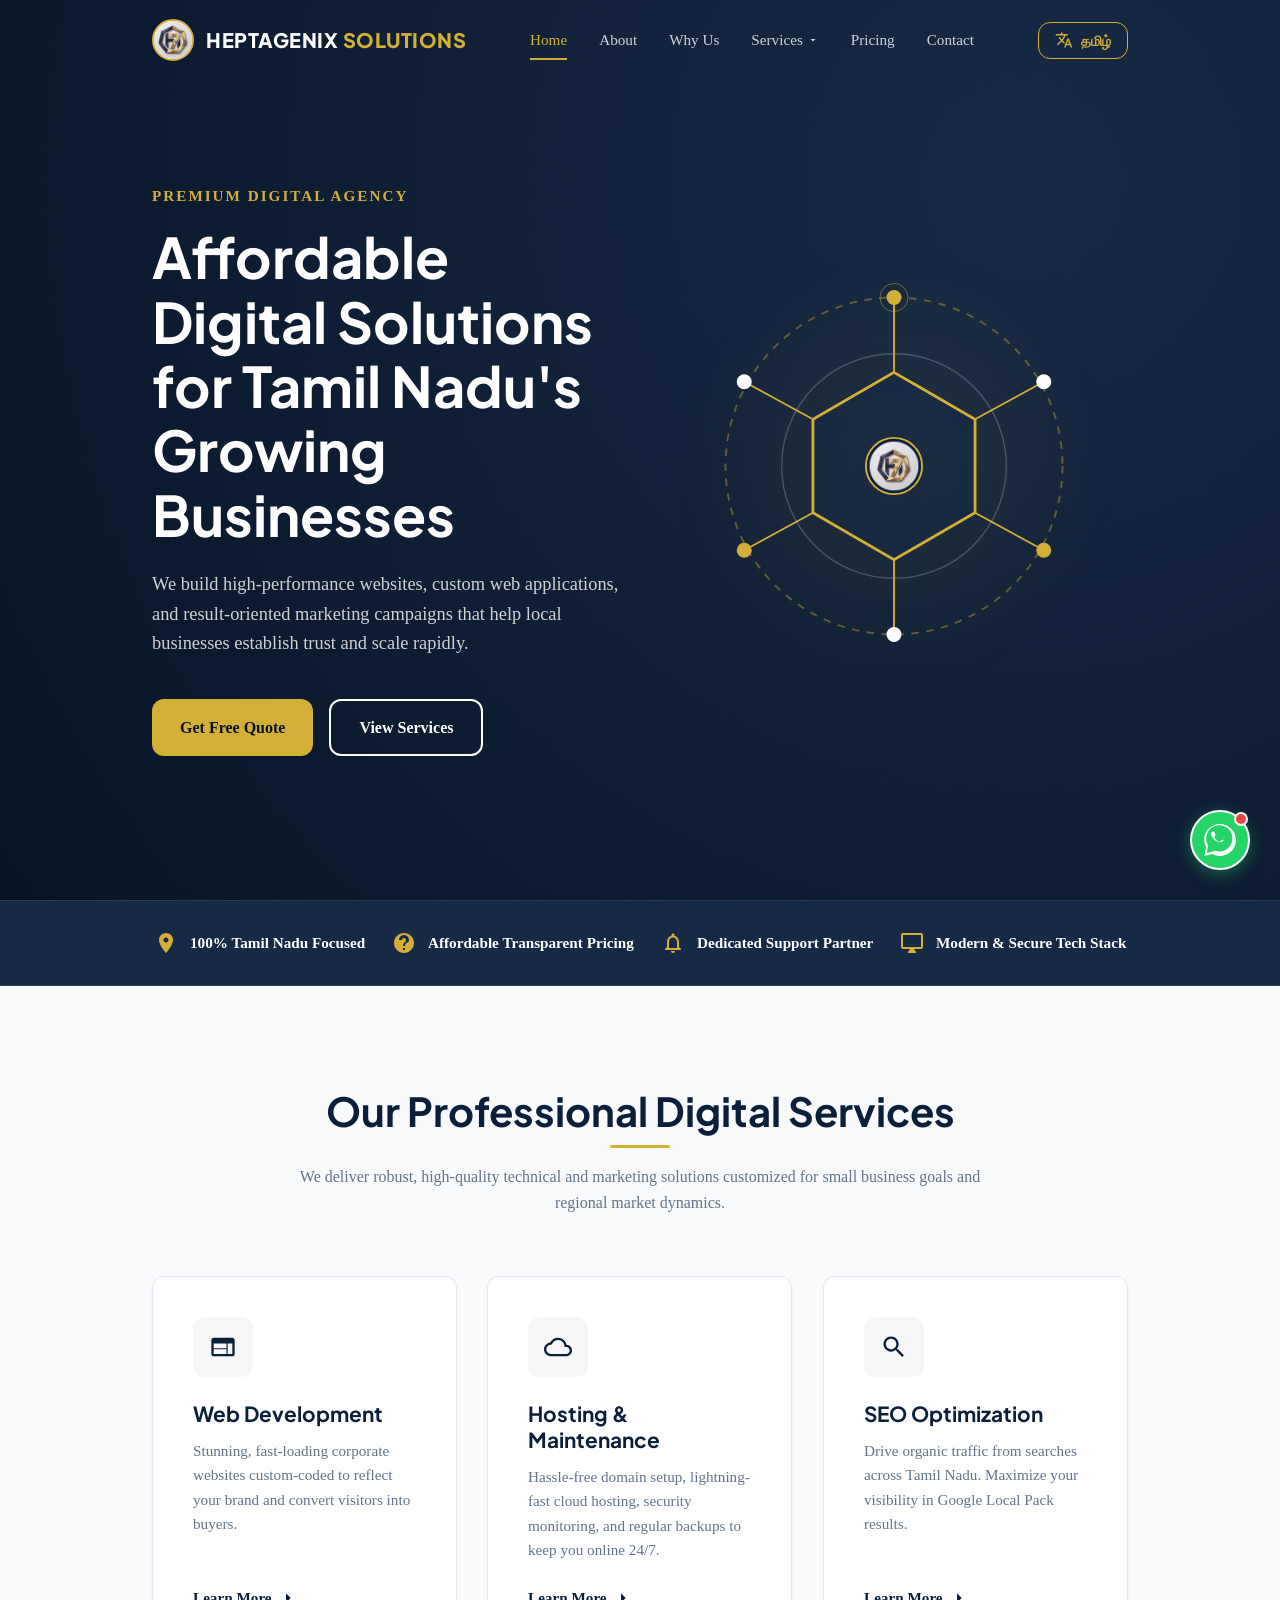
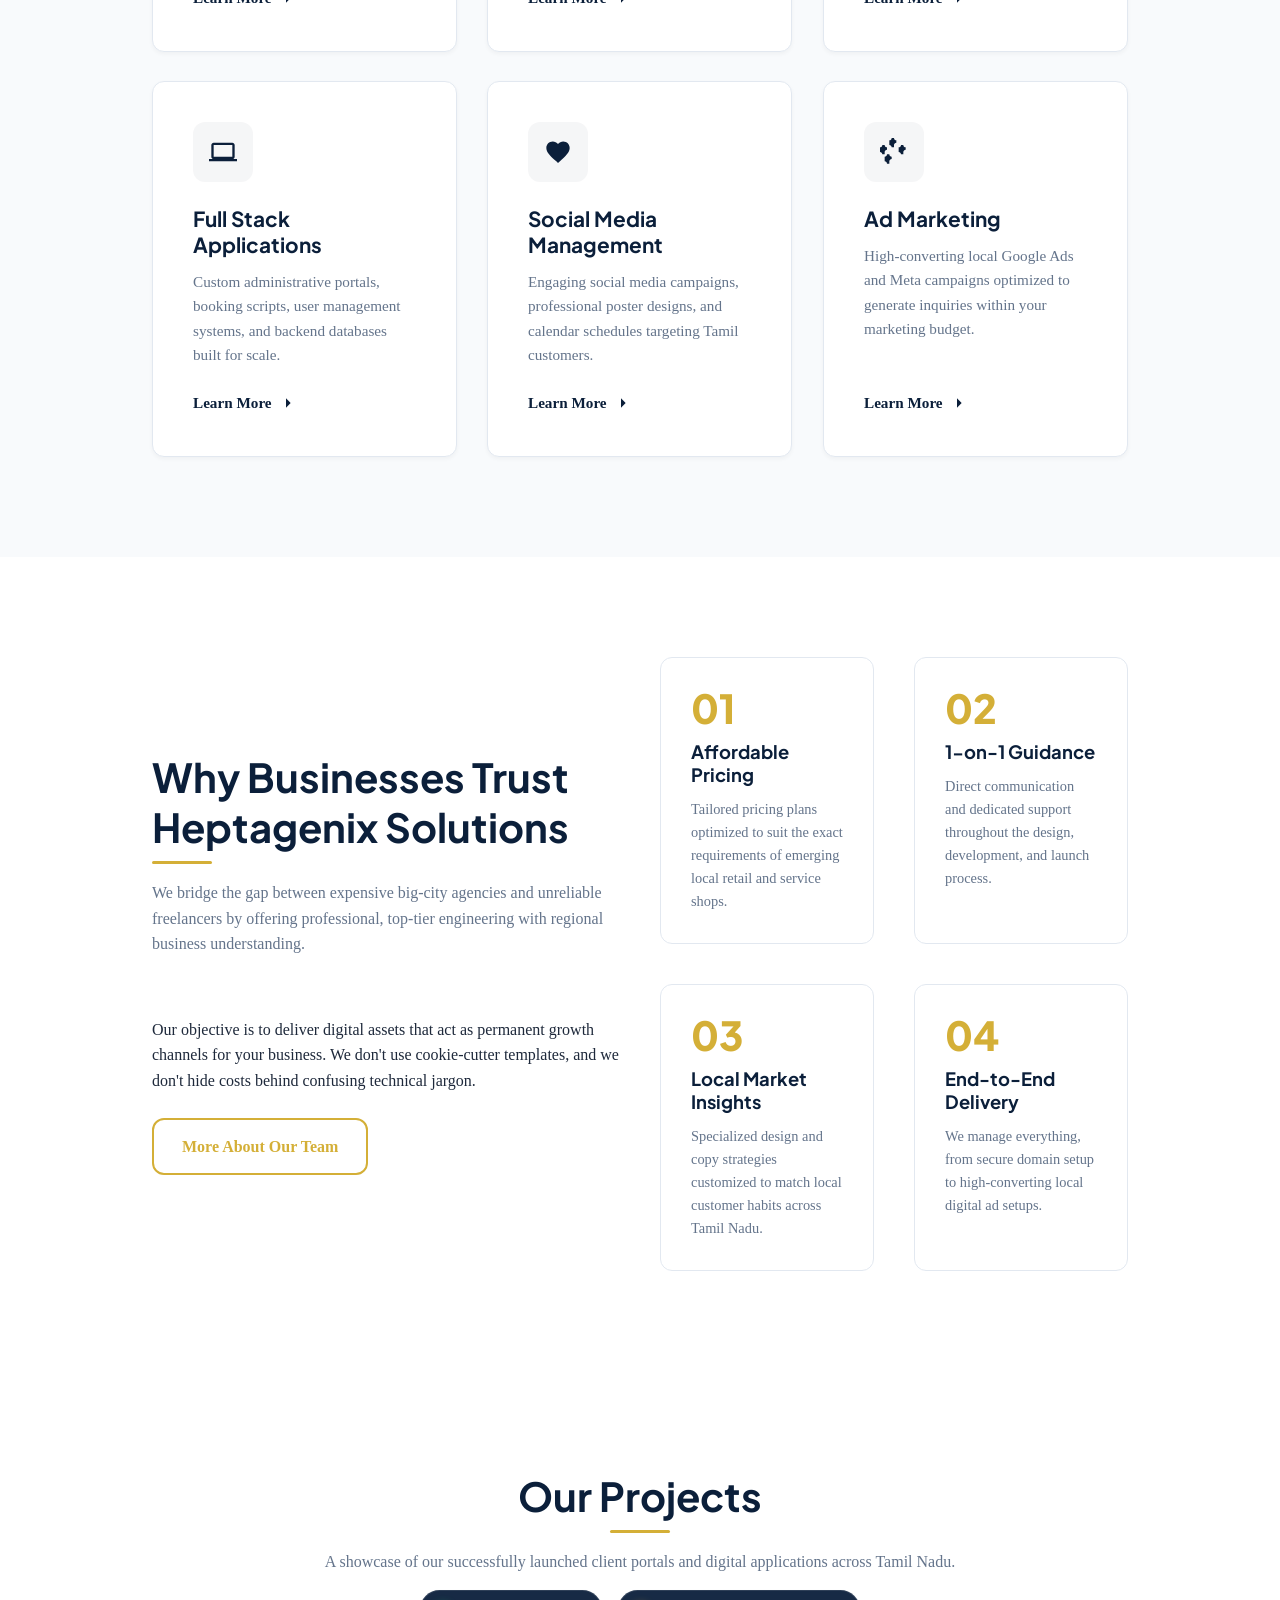
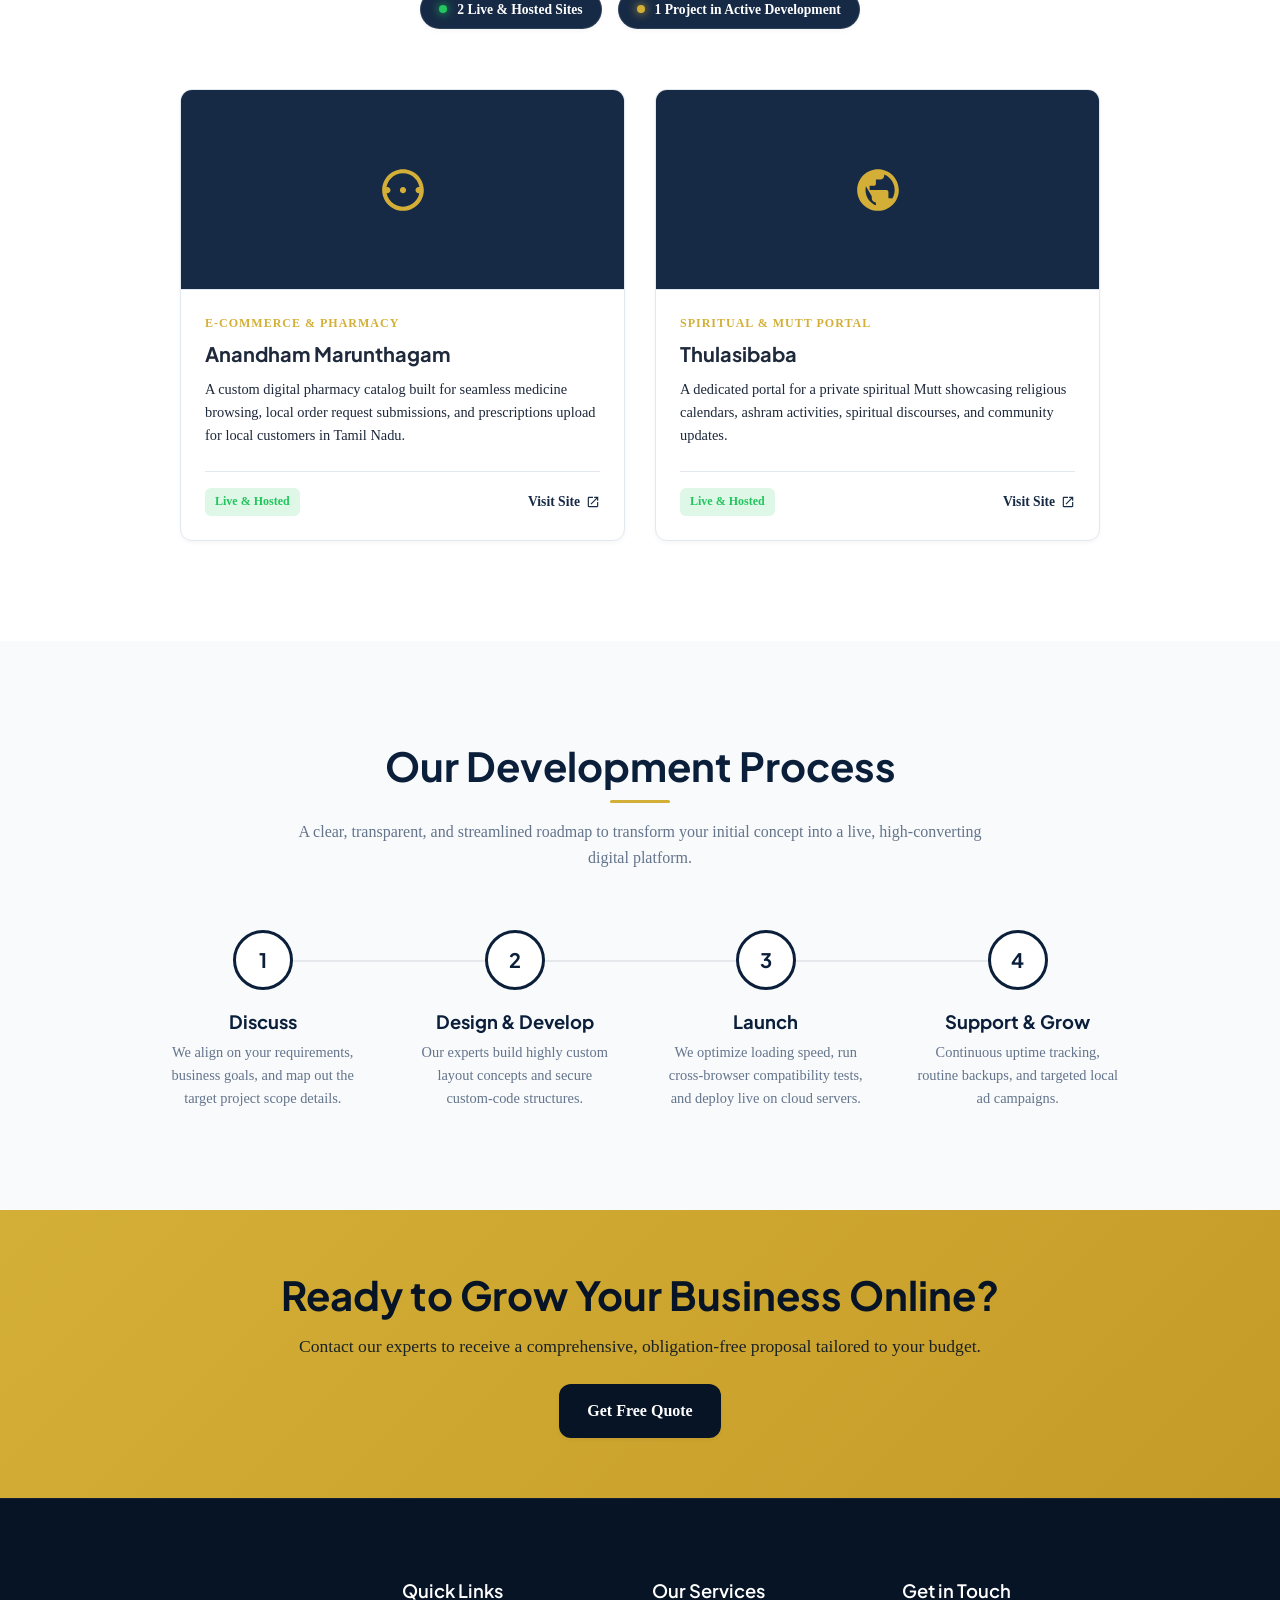
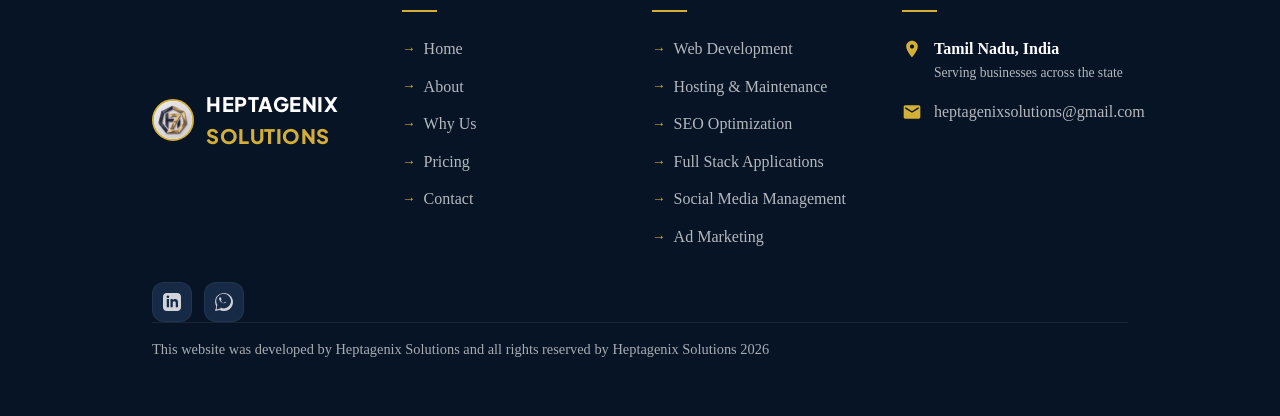
<file: index.html>
<!DOCTYPE html>
<html lang="en">
<head>
  <meta charset="UTF-8">
  <meta name="viewport" content="width=device-width, initial-scale=1.0">
  <title>Heptagenix Solutions | Digital Agency & Web Development</title>
  <meta name="description" content="Heptagenix Solutions provides affordable web development, hosting, local SEO, and ad marketing services for small businesses across Tamil Nadu. Get a free quote today!">
  
  <!-- Open Graph / Facebook -->
  <meta property="og:type" content="website">
  <meta property="og:url" content="index.html">
  <meta property="og:title" content="Affordable Web Design & Digital Marketing Tamil Nadu | Heptagenix Solutions">
  <meta property="og:description" content="Grow your business online with affordable, professional web design and marketing solutions customized for Tamil Nadu's small businesses.">
  <meta property="og:image" content="assets/logo/logo.png">

  <!-- Twitter -->
  <meta property="twitter:card" content="summary_large_image">
  <meta property="twitter:url" content="index.html">
  <meta property="twitter:title" content="Affordable Web Design & Digital Marketing Tamil Nadu | Heptagenix Solutions">
  <meta property="twitter:description" content="Grow your business online with affordable, professional web design and marketing solutions customized for Tamil Nadu's small businesses.">
  <meta property="twitter:image" content="assets/logo/logo.png">

  <!-- Stylesheets -->
  <link rel="stylesheet" href="css/style.css?v=1.0.1">

  <!-- Favicon placeholder -->
  <link rel="icon" type="image/png" href="assets/logo/favicon.png?v=1.0.1">

  <!-- Schema.org JSON-LD LocalBusiness -->
  <script type="application/ld+json">
  {
    "@context": "https://schema.org",
    "@type": "LocalBusiness",
    "name": "Heptagenix Solutions",
    "image": "assets/logo/logo.png",
    "url": "https://heptagenix.com",
    "telephone": "+91-9600630469",
    "email": "heptagenixsolutions@gmail.com",
    "priceRange": "$$",
    "address": {
      "@type": "PostalAddress",
      "addressLocality": "Chennai",
      "addressRegion": "Tamil Nadu",
      "addressCountry": "IN"
    },
    "geo": {
      "@type": "GeoCoordinates",
      "latitude": 13.0827,
      "longitude": 80.2707
    },
    "areaServed": {
      "@type": "AdministrativeArea",
      "name": "Tamil Nadu"
    },
    "serviceType": [
      "Web Development",
      "Hosting & Maintenance",
      "SEO Optimization",
      "Full Stack Applications",
      "Social Media Management",
      "Ad Marketing"
    ]
  }
  </script>
</head>
<body>

  <!-- HEADER -->
  <header class="header">
    <div class="container header-container">
      <a href="index.html" class="logo-container" aria-label="Heptagenix Solutions Home">
        <img src="assets/logo/logo.png" alt="Heptagenix Solutions" class="logo-img" onerror="this.style.display='none'; this.nextElementSibling.style.display='block';">
        <span class="logo-text" style="display: none;">Heptagenix <span>Solutions</span></span>
      </a>
      
      <button class="hamburger" aria-label="Toggle navigation menu" aria-expanded="false" aria-controls="nav-menu">
        <span></span>
        <span></span>
        <span></span>
      </button>
      
      <nav class="nav-menu" id="nav-menu">
        <a href="index.html" class="nav-link">Home</a>
        <a href="about.html" class="nav-link">About</a>
        <a href="why-us.html" class="nav-link">Why Us</a>
        <div class="nav-item-dropdown">
          <a href="#" class="nav-link dropdown-toggle" aria-haspopup="true" aria-expanded="false">Services <svg viewBox="0 0 24 24"><path d="M7 10l5 5 5-5z"/></svg></a>
          <div class="dropdown-menu">
            <a href="web-development.html" class="dropdown-item">Web Development</a>
            <a href="hosting-maintenance.html" class="dropdown-item">Hosting & Maintenance</a>
            <a href="seo-optimization.html" class="dropdown-item">SEO Optimization</a>
            <a href="fullstack-applications.html" class="dropdown-item">Full Stack Applications</a>
            <a href="social-media-management.html" class="dropdown-item">Social Media Management</a>
            <a href="ad-marketing.html" class="dropdown-item">Ad Marketing</a>
          </div>
        </div>
        <a href="pricing.html" class="nav-link">Pricing</a>
        <a href="contact.html" class="nav-link">Contact</a>
        </nav>
      
      <button class="lang-switch-btn" id="langSwitchBtn" aria-label="Switch Language to Tamil">
        <svg viewBox="0 0 24 24"><path d="M12.87 15.07l-2.54-2.51.03-.03c1.74-1.94 2.98-4.17 3.71-6.53H17V4h-7V2H8v2H1v1.99h11.17C11.5 7.92 10.44 9.75 9 11.35 8.07 10.32 7.3 9.19 6.69 8h-2c.73 1.63 1.73 3.17 2.98 4.56l-5.09 5.02L4 19l5-5 3.11 3.11.76-2.04zM18.5 10h-2L12 22h2l1.12-3h4.75L21 22h2l-4.5-12zm-2.62 7l1.62-4.33L19.12 17h-3.24z"/></svg>
        <span class="lang-text">தமிழ்</span>
      </button>
    </div>
  </header>

  <main>
    <!-- HERO SECTION -->
    <section class="hero">
      <div class="container grid-2">
        <div class="hero-content scroll-reveal">
          <span class="hero-subtitle">Premium Digital Agency</span>
          <h1>Affordable Digital Solutions for Tamil Nadu's Growing Businesses</h1>
          <p class="hero-text">We build high-performance websites, custom web applications, and result-oriented marketing campaigns that help local businesses establish trust and scale rapidly.</p>
          <div class="hero-actions">
            <a href="contact.html" class="btn btn-primary">Get Free Quote</a>
            <a href="#services" class="btn btn-outline-white">View Services</a>
          </div>
        </div>
        <div class="hero-visual scroll-reveal delay-2">
          <div class="hero-blob"></div>
          <div class="hero-svg-wrapper">
            <!-- Custom Geometric Tech SVG illustration using Navy and Gold themes -->
            <svg viewBox="0 0 500 500" width="100%" height="100%" fill="none" xmlns="http://www.w3.org/2000/svg">
              <circle cx="250" cy="250" r="180" stroke="#D4AF37" stroke-width="2" stroke-dasharray="8 8" opacity="0.4"/>
              <circle cx="250" cy="250" r="120" stroke="#FFFFFF" stroke-width="1.5" opacity="0.2"/>
              <!-- Central Hexagon -->
              <polygon points="250,150 336.6,200 336.6,300 250,350 163.4,300 163.4,200" stroke="#D4AF37" stroke-width="3" fill="#172A45" fill-opacity="0.6"/>
              <!-- Tech nodes and links -->
              <line x1="250" y1="150" x2="250" y2="70" stroke="#D4AF37" stroke-width="2"/>
              <line x1="336.6" y1="200" x2="410" y2="160" stroke="#D4AF37" stroke-width="2"/>
              <line x1="336.6" y1="300" x2="410" y2="340" stroke="#D4AF37" stroke-width="2"/>
              <line x1="250" y1="350" x2="250" y2="430" stroke="#D4AF37" stroke-width="2"/>
              <line x1="163.4" y1="300" x2="90" y2="340" stroke="#D4AF37" stroke-width="2"/>
              <line x1="163.4" y1="200" x2="90" y2="160" stroke="#D4AF37" stroke-width="2"/>
              
              <!-- Node dots -->
              <circle cx="250" cy="70" r="8" fill="#D4AF37"/>
              <circle cx="250" cy="70" r="15" stroke="#D4AF37" stroke-width="1" opacity="0.5"/>
              <circle cx="410" cy="160" r="8" fill="#FFFFFF"/>
              <circle cx="410" cy="340" r="8" fill="#D4AF37"/>
              <circle cx="250" cy="430" r="8" fill="#FFFFFF"/>
              <circle cx="90" cy="340" r="8" fill="#D4AF37"/>
              <circle cx="90" cy="160" r="8" fill="#FFFFFF"/>
              <circle cx="250" cy="250" r="30" fill="#0B1F3A" stroke="#D4AF37" stroke-width="2"/>
              <!-- Circular brand logo icon inside central circle instead of text H -->
              <image x="224" y="224" width="52" height="52" href="assets/logo/favicon.png?v=1.0.1"/>
            </svg>
          </div>
        </div>
      </div>
    </section>

    <!-- TRUST STRIP -->
    <div class="trust-strip">
      <div class="container trust-container">
        <div class="trust-item scroll-reveal delay-1">
          <svg viewBox="0 0 24 24"><path d="M12 2C8.13 2 5 5.13 5 9c0 5.25 7 13 7 13s7-7.75 7-13c0-3.87-3.13-7-7-7zm0 9.5c-1.38 0-2.5-1.12-2.5-2.5s1.12-2.5 2.5-2.5 2.5 1.12 2.5 2.5-1.12 2.5-2.5 2.5z"/></svg>
          <span>100% Tamil Nadu Focused</span>
        </div>
        <div class="trust-item scroll-reveal delay-2">
          <svg viewBox="0 0 24 24"><path d="M12 2C6.48 2 2 6.48 2 12s4.48 10 10 10 10-4.48 10-10S17.52 2 12 2zm1 17h-2v-2h2v2zm2.07-7.75l-.9.92C13.45 12.9 13 13.5 13 15h-2v-.5c0-1.1.45-2.1 1.17-2.83l1.24-1.26c.37-.36.59-.86.59-1.41 0-1.1-.9-2-2-2s-2 .9-2 2H7c0-2.76 2.24-5 5-5s5 2.24 5 5c0 1.04-.42 1.99-1.07 2.75z"/></svg>
          <span>Affordable Transparent Pricing</span>
        </div>
        <div class="trust-item scroll-reveal delay-3">
          <svg viewBox="0 0 24 24"><path d="M12 22c1.1 0 2-.9 2-2h-4c0 1.1.9 2 2 2zm6-6v-5c0-3.07-1.63-5.64-4.5-6.32V4c0-.83-.67-1.5-1.5-1.5s-1.5.67-1.5 1.5v.68C7.64 5.36 6 7.92 6 11v5l-2 2v1h16v-1l-2-2zm-2 1H8v-6c0-2.48 1.51-4.5 4-4.5s4 2.02 4 4.5v6z"/></svg>
          <span>Dedicated Support Partner</span>
        </div>
        <div class="trust-item scroll-reveal delay-4">
          <svg viewBox="0 0 24 24"><path d="M21 2H3c-1.1 0-2 .9-2 2v12c0 1.1.9 2 2 2h7l-2 3v1h8v-1l-2-3h7c1.1 0 2-.9 2-2V4c0-1.1-.9-2-2-2zm0 14H3V4h18v12z"/></svg>
          <span>Modern & Secure Tech Stack</span>
        </div>
      </div>
    </div>

    <!-- SERVICES OVERVIEW SECTION -->
    <section class="section section-offwhite" id="services">
      <div class="container">
        <div class="section-header text-center scroll-reveal">
          <h2>Our Professional Digital Services</h2>
          <p class="text-muted">We deliver robust, high-quality technical and marketing solutions customized for small business goals and regional market dynamics.</p>
        </div>
        
        <div class="grid-3">
          <!-- Service 1: Web Development -->
          <div class="service-card scroll-reveal delay-1">
            <div class="service-icon-box">
              <svg viewBox="0 0 24 24"><path d="M20 4H4c-1.1 0-1.99.9-1.99 2L2 18c0 1.1.9 2 2 2h16c1.1 0 2-.9 2-2V6c0-1.1-.9-2-2-2zm-5 14H4v-4h11v4zm0-5H4V9h11v4zm5 5h-4V9h4v9z"/></svg>
            </div>
            <h3>Web Development</h3>
            <p>Stunning, fast-loading corporate websites custom-coded to reflect your brand and convert visitors into buyers.</p>
            <a href="web-development.html" class="service-link">Learn More <svg viewBox="0 0 24 24"><path d="M5 12h14M12 5l7 7-7 7"/></svg></a>
          </div>

          <!-- Service 2: Hosting & Maintenance -->
          <div class="service-card scroll-reveal delay-2">
            <div class="service-icon-box">
              <svg viewBox="0 0 24 24"><path d="M19.35 10.04C18.67 6.59 15.64 4 12 4 9.11 4 6.6 5.64 5.35 8.04 2.34 8.36 0 10.91 0 14c0 3.31 2.69 6 6 6h13c2.76 0 5-2.24 5-5 0-2.64-2.05-4.78-4.65-4.96zM19 18H6c-2.21 0-4-1.79-4-4 0-2.05 1.53-3.76 3.56-3.97l1.07-.11.5-.95C8.08 7.14 9.94 6 12 6c2.62 0 4.88 1.86 5.39 4.43l.3 1.5 1.53.11c1.56.1 2.78 1.41 2.78 2.96 0 1.65-1.35 3-3 3z"/></svg>
            </div>
            <h3>Hosting & Maintenance</h3>
            <p>Hassle-free domain setup, lightning-fast cloud hosting, security monitoring, and regular backups to keep you online 24/7.</p>
            <a href="hosting-maintenance.html" class="service-link">Learn More <svg viewBox="0 0 24 24"><path d="M5 12h14M12 5l7 7-7 7"/></svg></a>
          </div>

          <!-- Service 3: SEO Optimization -->
          <div class="service-card scroll-reveal delay-3">
            <div class="service-icon-box">
              <svg viewBox="0 0 24 24"><path d="M15.5 14h-.79l-.28-.27C15.41 12.59 16 11.11 16 9.5 16 5.91 13.09 3 9.5 3S3 5.91 3 9.5 5.91 16 9.5 16c1.61 0 3.09-.59 4.23-1.57l.27.28v.79l5 4.99L20.49 19l-4.99-5zm-6 0C7.01 14 5 11.99 5 9.5S7.01 5 9.5 5 14 7.01 14 9.5 11.99 14 9.5 14z"/></svg>
            </div>
            <h3>SEO Optimization</h3>
            <p>Drive organic traffic from searches across Tamil Nadu. Maximize your visibility in Google Local Pack results.</p>
            <a href="seo-optimization.html" class="service-link">Learn More <svg viewBox="0 0 24 24"><path d="M5 12h14M12 5l7 7-7 7"/></svg></a>
          </div>

          <!-- Service 4: Full Stack Applications -->
          <div class="service-card scroll-reveal delay-1">
            <div class="service-icon-box">
              <svg viewBox="0 0 24 24"><path d="M20 18c1.1 0 1.99-.9 1.99-2L22 6c0-1.1-.9-2-2-2H4c-1.1 0-2 .9-2 2v10c0 1.1.9 2 2 2H0v2h24v-2h-4zM4 6h16v10H4V6z"/></svg>
            </div>
            <h3>Full Stack Applications</h3>
            <p>Custom administrative portals, booking scripts, user management systems, and backend databases built for scale.</p>
            <a href="fullstack-applications.html" class="service-link">Learn More <svg viewBox="0 0 24 24"><path d="M5 12h14M12 5l7 7-7 7"/></svg></a>
          </div>

          <!-- Service 5: Social Media Management -->
          <div class="service-card scroll-reveal delay-2">
            <div class="service-icon-box">
              <svg viewBox="0 0 24 24"><path d="M12 21.35l-1.45-1.32C5.4 15.36 2 12.28 2 8.5 2 5.42 4.42 3 7.5 3c1.74 0 3.41.81 4.5 2.09C13.09 3.81 14.76 3 16.5 3 19.58 3 22 5.42 22 8.5c0 3.78-3.4 6.86-8.55 11.54L12 21.35z"/></svg>
            </div>
            <h3>Social Media Management</h3>
            <p>Engaging social media campaigns, professional poster designs, and calendar schedules targeting Tamil customers.</p>
            <a href="social-media-management.html" class="service-link">Learn More <svg viewBox="0 0 24 24"><path d="M5 12h14M12 5l7 7-7 7"/></svg></a>
          </div>

          <!-- Service 6: Ad Marketing -->
          <div class="service-card scroll-reveal delay-3">
            <div class="service-icon-box">
              <svg viewBox="0 0 24 24"><path d="M20 12c0-1.1.9-2 2-2V8c-1.1 0-2-.9-2-2h-2c0 1.1-.9 2-2 2v4c1.1 0 2 .9 2 2h2zm-8-6c0-1.1.9-2 2-2V2c-1.1 0-2-.9-2-2h-2c0 1.1-.9 2-2 2v4c1.1 0 2 .9 2 2h2zM4 12c0-1.1.9-2 2-2V8c-1.1 0-2-.9-2-2H2c0 1.1-.9 2-2 2v4c1.1 0 2 .9 2 2h2zm4 8c0-1.1.9-2 2-2v-2c-1.1 0-2-.9-2-2H6c0 1.1-.9 2-2 2v4c1.1 0 2 .9 2 2h2z"/></svg>
            </div>
            <h3>Ad Marketing</h3>
            <p>High-converting local Google Ads and Meta campaigns optimized to generate inquiries within your marketing budget.</p>
            <a href="ad-marketing.html" class="service-link">Learn More <svg viewBox="0 0 24 24"><path d="M5 12h14M12 5l7 7-7 7"/></svg></a>
          </div>
        </div>
      </div>
    </section>

    <!-- WHY CHOOSE US SECTION -->
    <section class="section">
      <div class="container">
        <div class="grid-2" style="align-items: center;">
          <div class="scroll-reveal">
            <div class="section-header align-left">
              <h2>Why Businesses Trust Heptagenix Solutions</h2>
              <p class="text-muted">We bridge the gap between expensive big-city agencies and unreliable freelancers by offering professional, top-tier engineering with regional business understanding.</p>
            </div>
            <p id="whyChooseUsP" style="margin-bottom: 24px;">Our objective is to deliver digital assets that act as permanent growth channels for your business. We don't use cookie-cutter templates, and we don't hide costs behind confusing technical jargon.</p>
            <a href="about.html" class="btn btn-secondary" id="whyChooseUsBtn">More About Our Team</a>
          </div>
          
          <div class="grid-2">
            <div class="why-card scroll-reveal delay-1">
              <div class="why-number">01</div>
              <h3>Affordable Pricing</h3>
              <p>Tailored pricing plans optimized to suit the exact requirements of emerging local retail and service shops.</p>
            </div>
            <div class="why-card scroll-reveal delay-2">
              <div class="why-number">02</div>
              <h3>1-on-1 Guidance</h3>
              <p>Direct communication and dedicated support throughout the design, development, and launch process.</p>
            </div>
            <div class="why-card scroll-reveal delay-3">
              <div class="why-number">03</div>
              <h3>Local Market Insights</h3>
              <p>Specialized design and copy strategies customized to match local customer habits across Tamil Nadu.</p>
            </div>
            <div class="why-card scroll-reveal delay-4">
              <div class="why-number">04</div>
              <h3>End-to-End Delivery</h3>
              <p>We manage everything, from secure domain setup to high-converting local digital ad setups.</p>
            </div>
          </div>
        </div>
      </div>
    </section>

    <!-- PORTFOLIO / OUR PROJECTS SECTION -->
    <section id="projects" class="section">
      <div class="container">
        <div class="section-header text-center scroll-reveal">
          <h2>Our Projects</h2>
          <p class="text-muted">A showcase of our successfully launched client portals and digital applications across Tamil Nadu.</p>
          <div class="projects-badge-container">
            <span class="projects-stat-badge" id="liveProjectsBadge"><span class="dot live-dot"></span> 2 Live & Hosted Sites</span>
            <span class="projects-stat-badge" id="ongoingProjectsBadge"><span class="dot ongoing-dot"></span> 1 Project in Active Development</span>
          </div>
        </div>

        <div class="projects-grid">
          <!-- Project 1 -->
          <div class="project-card scroll-reveal delay-1">
            <div class="project-image-placeholder">
              <svg viewBox="0 0 24 24"><path d="M4.5 10.5c-.83 0-1.5.67-1.5 1.5s.67 1.5 1.5 1.5 1.5-.67 1.5-1.5-.67-1.5-1.5-1.5zm15 0c-.83 0-1.5.67-1.5 1.5s.67 1.5 1.5 1.5 1.5-.67 1.5-1.5-.67-1.5-1.5-1.5zm-7.5 0c-.83 0-1.5.67-1.5 1.5s.67 1.5 1.5 1.5 1.5-.67 1.5-1.5-.67-1.5-1.5-1.5zM12 2C6.48 2 2 6.48 2 12s4.48 10 10 10 10-4.48 10-10S17.52 2 12 2zm0 18c-4.41 0-8-3.59-8-8s3.59-8 8-8 8 3.59 8 8-3.59 8-8 8z"/></svg>
            </div>
            <div class="project-info">
              <span class="project-category">E-Commerce & Pharmacy</span>
              <h3>Anandham Marunthagam</h3>
              <p>A custom digital pharmacy catalog built for seamless medicine browsing, local order request submissions, and prescriptions upload for local customers in Tamil Nadu.</p>
              <div class="project-meta">
                <span class="status-badge status-live">Live & Hosted</span>
                <a href="https://anandhammarunthagam.in" target="_blank" rel="noopener" class="project-link">
                  Visit Site 
                  <svg viewBox="0 0 24 24"><path d="M19 19H5V5h7V3H5c-1.11 0-2 .9-2 2v14c0 1.1.89 2 2 2h14c1.1 0 2-.9 2-2v-7h-2v7zM14 3v2h3.59l-9.83 9.83 1.41 1.41L19 6.41V10h2V3h-7z"/></svg>
                </a>
              </div>
            </div>
          </div>

          <!-- Project 2 -->
          <div class="project-card scroll-reveal delay-2">
            <div class="project-image-placeholder">
              <svg viewBox="0 0 24 24"><path d="M12 2C6.48 2 2 6.48 2 12s4.48 10 10 10 10-4.48 10-10S17.52 2 12 2zm1 17.93c-3.95-.49-7-3.85-7-7.93 0-.62.08-1.21.21-1.79L9 15v1c0 1.1.9 2 2 2v1.93zm6.9-2.54c-.26-.81-1-1.39-1.9-1.39h-1v-3c0-.55-.45-1-1-1H8v-2h2c.55 0 1-.45 1-1V7h2c1.1 0 2-.9 2-2v-.41c2.93 1.19 5 4.06 5 7.41 0 2.08-.8 3.97-2.1 5.39z"/></svg>
            </div>
            <div class="project-info">
              <span class="project-category">Spiritual & Mutt Portal</span>
              <h3>Thulasibaba</h3>
              <p>A dedicated portal for a private spiritual Mutt showcasing religious calendars, ashram activities, spiritual discourses, and community updates.</p>
              <div class="project-meta">
                <span class="status-badge status-live">Live & Hosted</span>
                <a href="https://www.thulasibaba.in/" target="_blank" rel="noopener" class="project-link">
                  Visit Site
                  <svg viewBox="0 0 24 24"><path d="M19 19H5V5h7V3H5c-1.11 0-2 .9-2 2v14c0 1.1.89 2 2 2h14c1.1 0 2-.9 2-2v-7h-2v7zM14 3v2h3.59l-9.83 9.83 1.41 1.41L19 6.41V10h2V3h-7z"/></svg>
                </a>
              </div>
            </div>
          </div>
        </div>
      </div>
    </section>

    <!-- PROCESS / HOW WE WORK SECTION -->
    <section class="section section-offwhite">
      <div class="container">
        <div class="section-header text-center scroll-reveal">
          <h2>Our Development Process</h2>
          <p class="text-muted">A clear, transparent, and streamlined roadmap to transform your initial concept into a live, high-converting digital platform.</p>
        </div>
        
        <div class="process-timeline">
          <div class="process-step scroll-reveal delay-1">
            <div class="process-icon">1</div>
            <h3>Discuss</h3>
            <p>We align on your requirements, business goals, and map out the target project scope details.</p>
          </div>
          
          <div class="process-step scroll-reveal delay-2">
            <div class="process-icon">2</div>
            <h3>Design & Develop</h3>
            <p>Our experts build highly custom layout concepts and secure custom-code structures.</p>
          </div>
          
          <div class="process-step scroll-reveal delay-3">
            <div class="process-icon">3</div>
            <h3>Launch</h3>
            <p>We optimize loading speed, run cross-browser compatibility tests, and deploy live on cloud servers.</p>
          </div>
          
          <div class="process-step scroll-reveal delay-4">
            <div class="process-icon">4</div>
            <h3>Support & Grow</h3>
            <p>Continuous uptime tracking, routine backups, and targeted local SEO and Google Ad campaigns.</p>
          </div>
        </div>
      </div>
    </section>


    <!-- FINAL CTA BAND -->
    <section class="cta-band">
      <div class="container cta-band-content scroll-reveal">
        <h2>Ready to Grow Your Business Online?</h2>
        <p>Contact our experts to receive a comprehensive, obligation-free proposal tailored to your budget.</p>
        <a href="contact.html" class="btn btn-primary">Get Free Consultation</a>
      </div>
    </section>
  </main>

  <!-- FOOTER -->
  <footer class="footer">
    <div class="container">
      <div class="grid-4 footer-top">
        <div class="footer-logo-col">
          <a href="index.html" class="logo-container" aria-label="Heptagenix Solutions Home">
            <img src="assets/logo/logo.png" alt="Heptagenix Solutions Logo" class="logo-img" onerror="this.style.display='none'; this.nextElementSibling.style.display='block';">
            <span class="logo-text" style="display: none; color: var(--white);">Heptagenix <span style="color: var(--accent-gold);">Solutions</span></span>
          </a>
          
                    <div class="social-links">
            <a href="https://www.linkedin.com/in/heptagenixsolutions/" class="social-icon" aria-label="LinkedIn" target="_blank" rel="noopener">
              <svg viewBox="0 0 24 24"><path d="M19 0h-14c-2.761 0-5 2.239-5 5v14c0 2.761 2.239 5 5 5h14c2.762 0 5-2.239 5-5v-14c0-2.761-2.238-5-5-5zm-11 19h-3v-11h3v11zm-1.5-12.268c-.966 0-1.75-.79-1.75-1.764s.784-1.764 1.75-1.764 1.75.79 1.75 1.764-.783 1.764-1.75 1.764zm13.5 12.268h-3v-5.604c0-3.368-4-3.113-4 0v5.604h-3v-11h3v1.765c1.396-2.586 7-2.777 7 2.476v6.759z"/></svg>
            </a>
            <a href="https://wa.me/919600630469?text=Hi%20Heptagenix%20Solutions,%20I%20would%20like%20to%20request%20a%20free%20consultation." class="social-icon" aria-label="WhatsApp" target="_blank" rel="noopener">
              <svg viewBox="0 0 24 24"><path d="M.057 24l1.687-6.163c-1.041-1.804-1.588-3.849-1.587-5.946C.06 5.348 5.397.01 12.008.01c3.202.001 6.212 1.246 8.477 3.514 2.266 2.268 3.507 5.28 3.505 8.484-.004 6.657-5.34 11.997-11.953 11.997-2.005-.001-3.973-.502-5.724-1.457L0 24zm6.59-4.846c1.6.95 3.188 1.449 4.825 1.451 5.436 0 9.86-4.37 9.864-9.799.002-2.63-1.023-5.101-2.885-6.965C16.528 2.01 14.069.99 11.503.99c-5.437 0-9.862 4.371-9.866 9.802-.001 1.763.483 3.488 1.402 5.07L2.099 21.84l6.042-1.579-.044-.047-.45-.66zM15.42 12.9c-.272-.136-1.61-.794-1.86-.885-.25-.091-.432-.136-.613.136-.182.273-.703.885-.862 1.067-.159.182-.318.205-.59.069-.272-.136-1.15-.424-2.19-1.353-.809-.721-1.355-1.612-1.514-1.885-.159-.272-.017-.42.119-.556.122-.122.272-.318.408-.477.136-.159.182-.272.272-.454.091-.181.045-.341-.023-.477-.068-.136-.613-1.477-.84-2.023-.222-.534-.488-.46-.613-.466-.12-.005-.26-.007-.403-.007-.143 0-.375.054-.572.272-.197.218-.753.736-.753 1.794s.77 2.083.877 2.228c.108.145 1.516 2.314 3.672 3.245.513.222.914.355 1.226.454.516.164.986.141 1.357.085.414-.062 1.61-.658 1.838-1.294.227-.636.227-1.182.159-1.294-.068-.113-.25-.181-.522-.317z"/></svg>
            </a>
          </div>
        </div>
        
        <div class="footer-links-col">
          <h4 class="footer-title">Quick Links</h4>
          <ul class="footer-links">
            <li><a href="index.html">Home</a></li>
            <li><a href="about.html">About Us</a></li>
              <li><a href="why-us.html">Why Choose Us</a></li>
            <li><a href="pricing.html">Pricing Plans</a></li>
            <li><a href="contact.html">Contact Us</a></li>
          </ul>
        </div>
        
        <div class="footer-links-col">
          <h4 class="footer-title">Our Services</h4>
          <ul class="footer-links">
            <li><a href="web-development.html">Web Development</a></li>
            <li><a href="hosting-maintenance.html">Hosting & Support</a></li>
            <li><a href="seo-optimization.html">SEO Optimization</a></li>
            <li><a href="fullstack-applications.html">Full Stack Apps</a></li>
            <li><a href="social-media-management.html">Social Media</a></li>
            <li><a href="ad-marketing.html">Ad Marketing</a></li>
          </ul>
        </div>
        
        <div class="footer-contact-col">
          <h4 class="footer-title">Get in Touch</h4>
          <div class="footer-contact-item">
            <svg viewBox="0 0 24 24"><path d="M12 2C8.13 2 5 5.13 5 9c0 5.25 7 13 7 13s7-7.75 7-13c0-3.87-3.13-7-7-7zm0 9.5c-1.38 0-2.5-1.12-2.5-2.5s1.12-2.5 2.5-2.5 2.5 1.12 2.5 2.5-1.12 2.5-2.5 2.5z"/></svg>
            <div>
              <p style="font-weight: 600; color: var(--white);">Tamil Nadu, India</p>
              <p style="font-size: 0.85rem;">Serving businesses across the state</p>
            </div>
          </div>
          <div class="footer-contact-item">
            <svg viewBox="0 0 24 24"><path d="M20 4H4c-1.1 0-1.99.9-1.99 2L2 18c0 1.1.9 2 2 2h16c1.1 0 2-.9 2-2V6c0-1.1-.9-2-2-2zm0 4l-8 5-8-5V6l8 5 8-5v2z"/></svg>
            <a href="mailto:heptagenixsolutions@gmail.com">heptagenixsolutions@gmail.com</a>
          </div>
        </div>
      </div>
      
      <div class="footer-bottom">
        <div class="footer-marquee">
          <p id="footerMarqueeText">This website was developed by Heptagenix Solutions and all rights reserved by Heptagenix Solutions 2026</p>
        </div>
      </div>
    </div>
  </footer>

  <!-- Scripts -->
  <script src="js/script.js"></script>

  <!-- Floating WhatsApp Widget -->
  <div class="whatsapp-widget">
    <div class="whatsapp-tooltip" id="whatsappTooltip">Need a free quote? Chat with our experts!</div>
    <a href="https://wa.me/919600630469?text=Hi%20Heptagenix%20Solutions,%20I%20would%20like%20to%20request%20a%20free%20consultation." class="whatsapp-button" target="_blank" rel="noopener" aria-label="Chat on WhatsApp" id="whatsappButton">
      <span class="whatsapp-badge"></span>
      <svg viewBox="0 0 24 24"><path d="M.057 24l1.687-6.163c-1.041-1.804-1.588-3.849-1.587-5.946C.06 5.348 5.397.01 12.008.01c3.202.001 6.212 1.246 8.477 3.514 2.266 2.268 3.507 5.28 3.505 8.484-.004 6.657-5.34 11.997-11.953 11.997-2.005-.001-3.973-.502-5.724-1.457L0 24zm6.59-4.846c1.6.95 3.188 1.449 4.825 1.451 5.436 0 9.86-4.37 9.864-9.799.002-2.63-1.023-5.101-2.885-6.965C16.528 2.01 14.069.99 11.503.99c-5.437 0-9.862 4.371-9.866 9.802-.001 1.763.483 3.488 1.402 5.07L2.099 21.84l6.042-1.579-.044-.047-.45-.66zM15.42 12.9c-.272-.136-1.61-.794-1.86-.885-.25-.091-.432-.136-.613.136-.182.273-.703.885-.862 1.067-.159.182-.318.205-.59.069-.272-.136-1.15-.424-2.19-1.353-.809-.721-1.355-1.612-1.514-1.885-.159-.272-.017-.42.119-.556.122-.122.272-.318.408-.477.136-.159.182-.272.272-.454.091-.181.045-.341-.023-.477-.068-.136-.613-1.477-.84-2.023-.222-.534-.488-.46-.613-.466-.12-.005-.26-.007-.403-.007-.143 0-.375.054-.572.272-.197.218-.753.736-.753 1.794s.77 2.083.877 2.228c.108.145 1.516 2.314 3.672 3.245.513.222.914.355 1.226.454.516.164.986.141 1.357.085.414-.062 1.61-.658 1.838-1.294.227-.636.227-1.182.159-1.294-.068-.113-.25-.181-.522-.317z"/></svg>
    </a>
  </div>
</body>
</html>
</file>
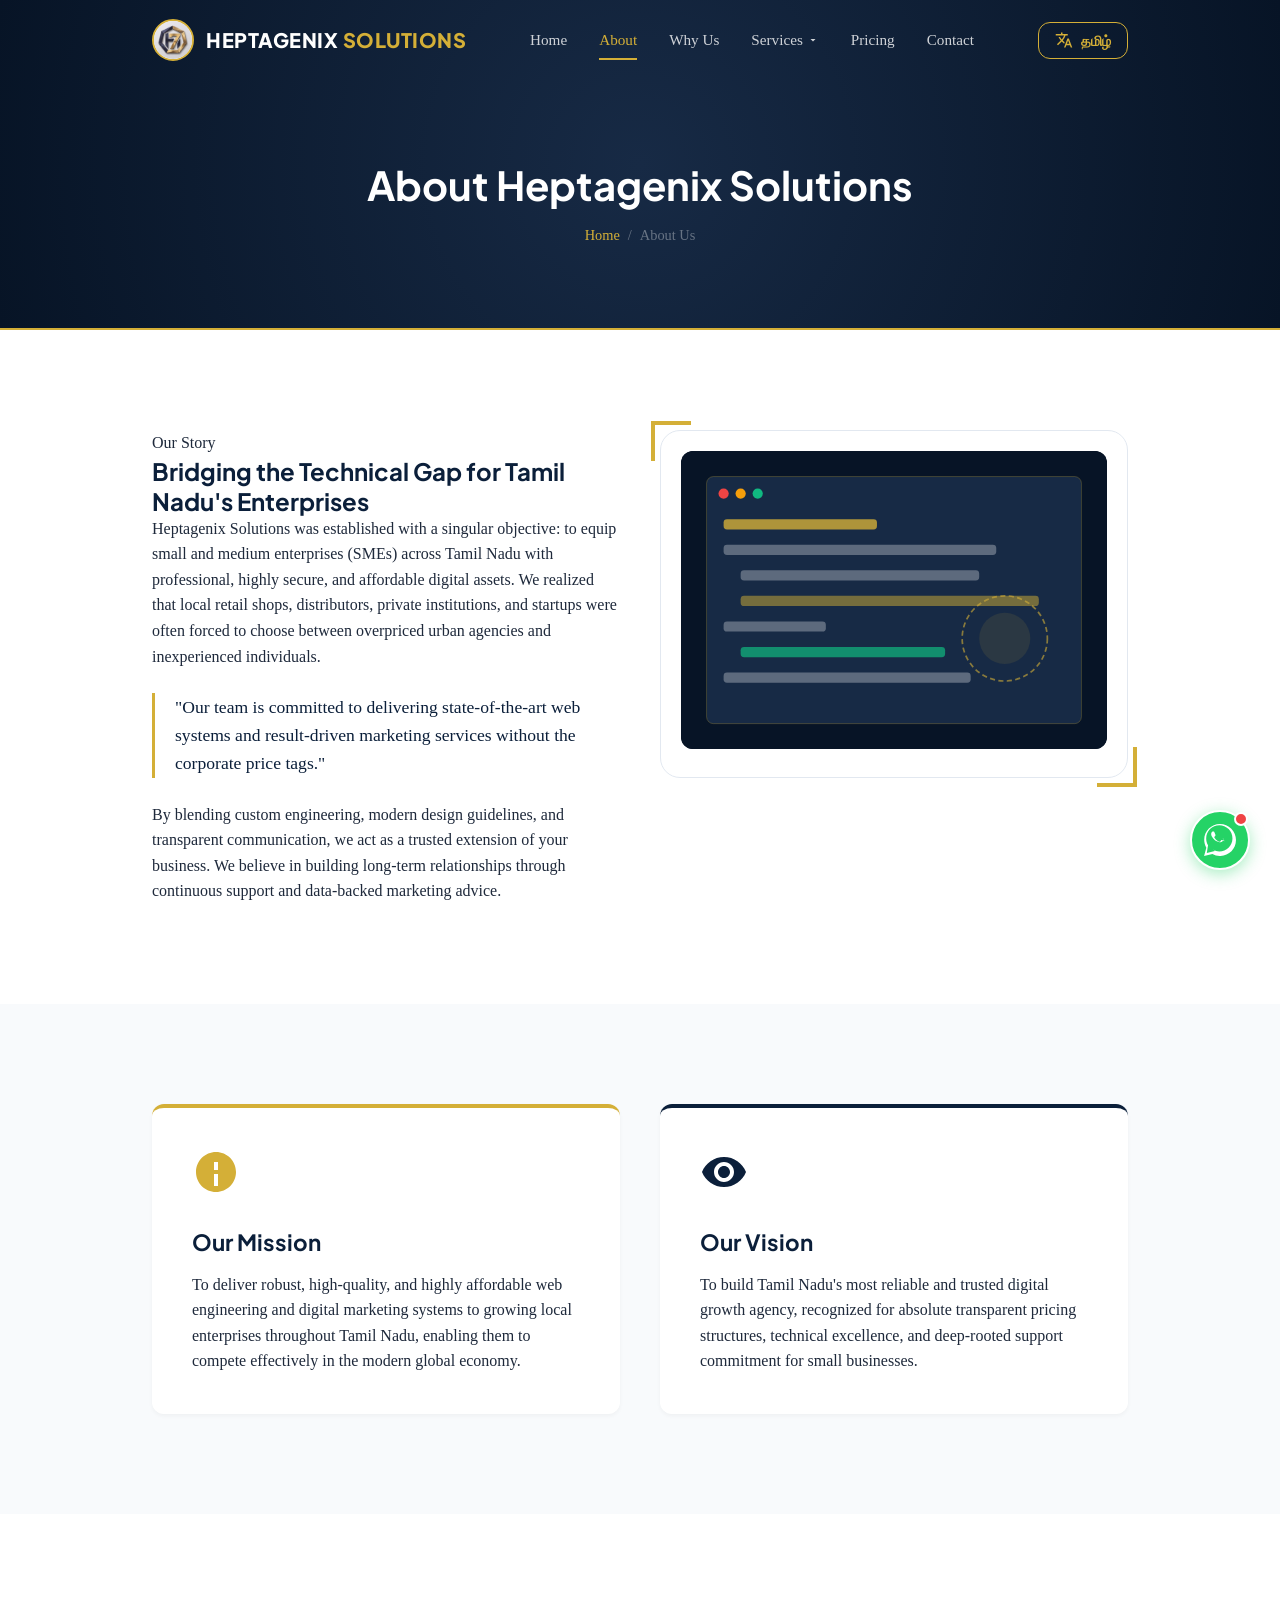
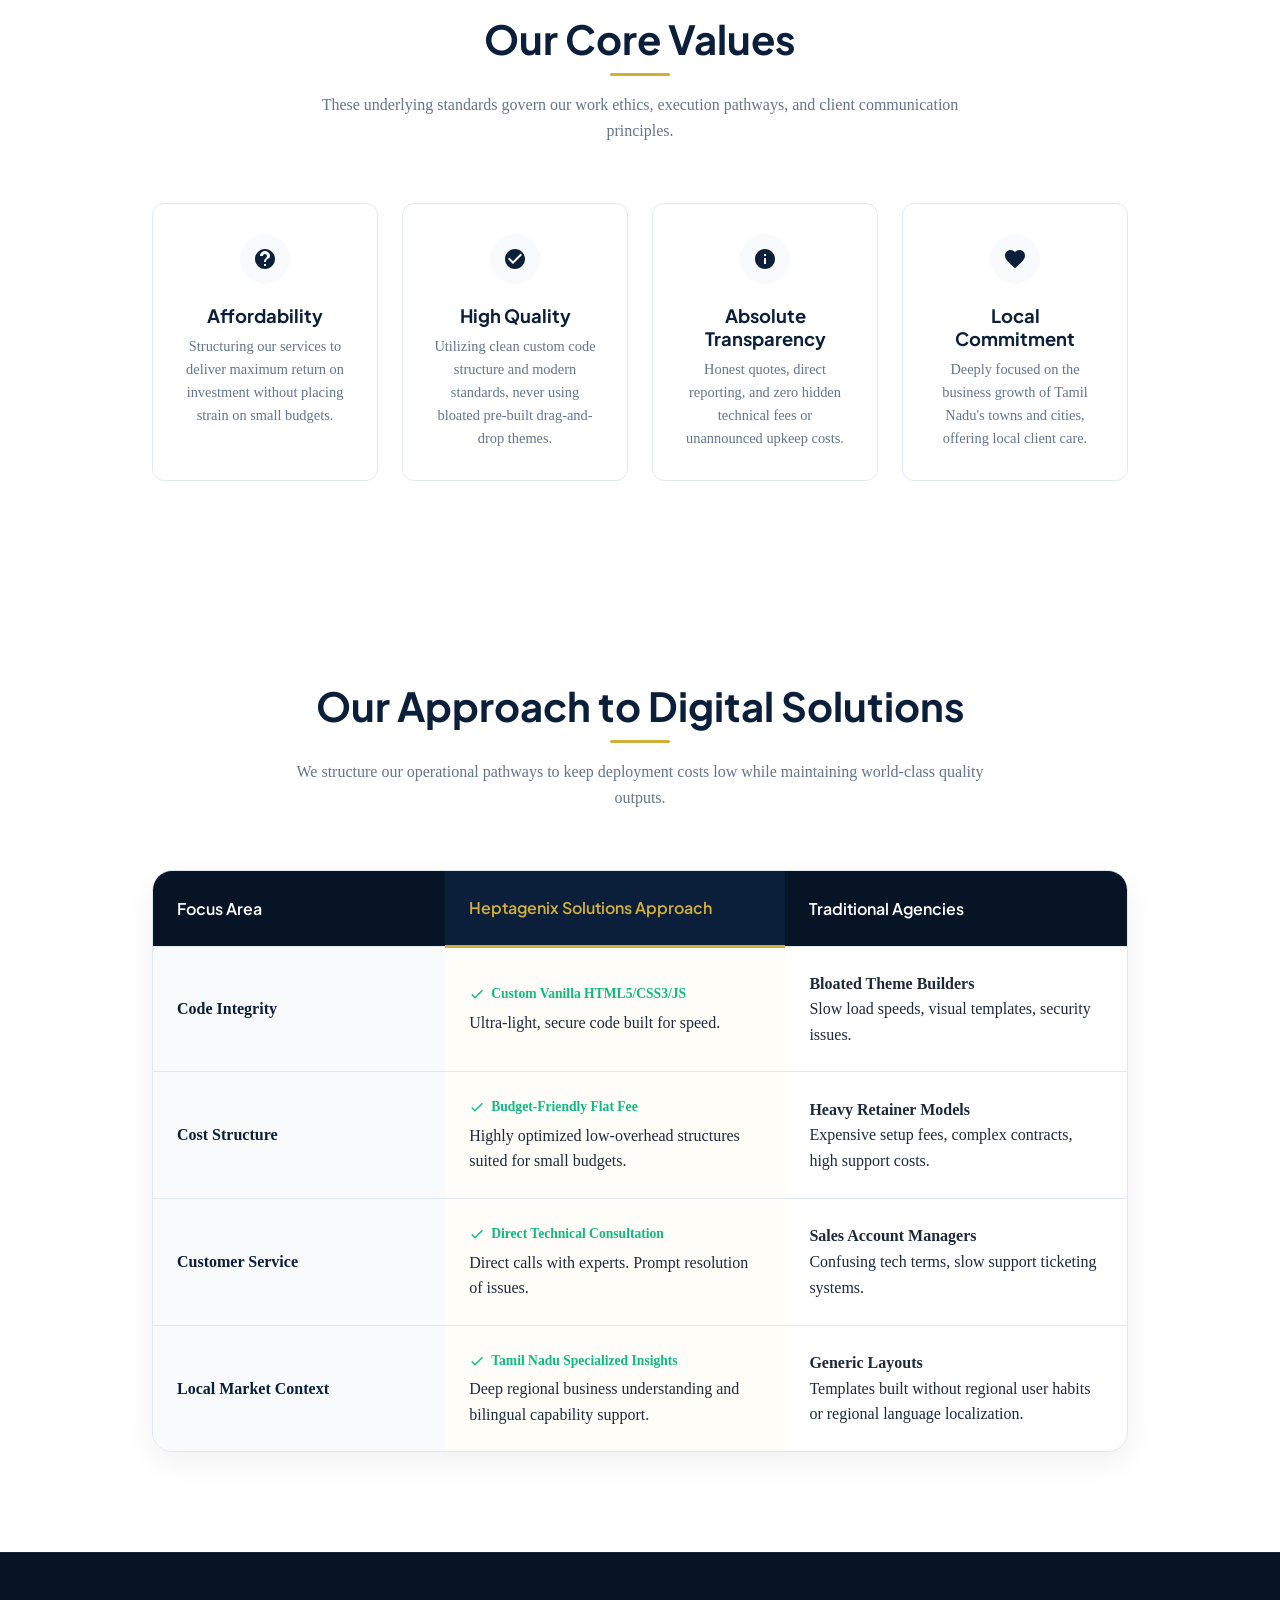
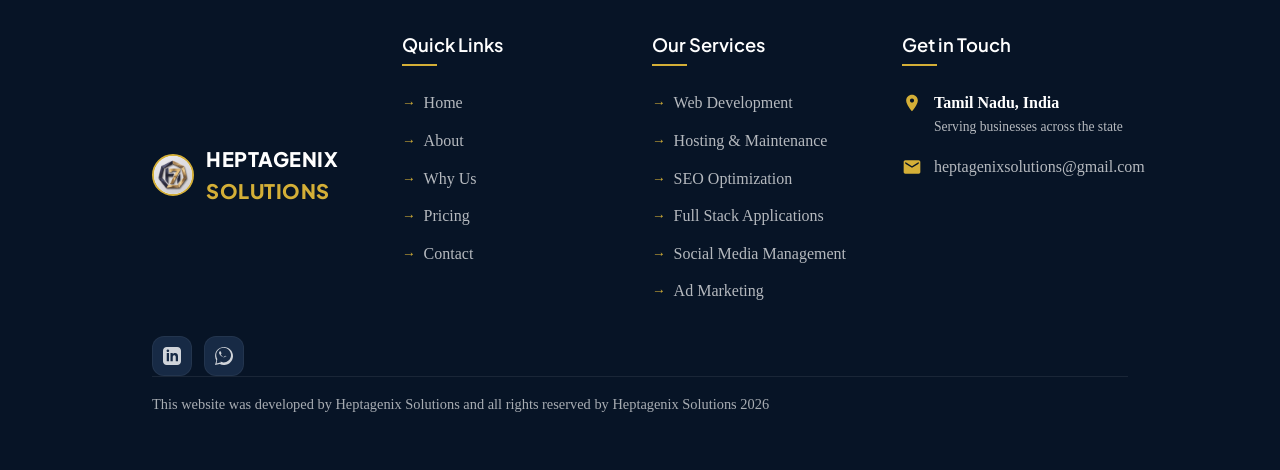
<file: about.html>
<!DOCTYPE html>
<html lang="en">
<head>
  <meta charset="UTF-8">
  <meta name="viewport" content="width=device-width, initial-scale=1.0">
  <title>Heptagenix Solutions | About Us</title>
  <meta name="description" content="Learn more about Heptagenix Solutions. We build secure, high-performance custom websites and digital applications tailored for small business growth in Tamil Nadu.">
  
  <!-- Open Graph / Facebook -->
  <meta property="og:type" content="website">
  <meta property="og:url" content="about.html">
  <meta property="og:title" content="About Our Digital Agency Tamil Nadu | Heptagenix Solutions">
  <meta property="og:description" content="Learn more about Heptagenix Solutions. We build secure, high-performance custom websites and digital applications tailored for small business growth in Tamil Nadu.">
  <meta property="og:image" content="assets/logo/logo.png">

  <!-- Stylesheets -->
  <link rel="stylesheet" href="css/style.css?v=1.0.1">
  <link rel="icon" type="image/png" href="assets/logo/favicon.png?v=1.0.1">
</head>
<body>

  <!-- HEADER -->
  <header class="header">
    <div class="container header-container">
      <a href="index.html" class="logo-container" aria-label="Heptagenix Solutions Home">
        <img src="assets/logo/logo.png" alt="Heptagenix Solutions" class="logo-img" onerror="this.style.display='none'; this.nextElementSibling.style.display='block';">
        <span class="logo-text" style="display: none;">Heptagenix <span>Solutions</span></span>
      </a>
      
      <button class="hamburger" aria-label="Toggle navigation menu" aria-expanded="false" aria-controls="nav-menu">
        <span></span>
        <span></span>
        <span></span>
      </button>
      
      <nav class="nav-menu" id="nav-menu">
        <a href="index.html" class="nav-link">Home</a>
        <a href="about.html" class="nav-link">About</a>
        <a href="why-us.html" class="nav-link">Why Us</a>
        <div class="nav-item-dropdown">
          <a href="#" class="nav-link dropdown-toggle" aria-haspopup="true" aria-expanded="false">Services <svg viewBox="0 0 24 24"><path d="M7 10l5 5 5-5z"/></svg></a>
          <div class="dropdown-menu">
            <a href="web-development.html" class="dropdown-item">Web Development</a>
            <a href="hosting-maintenance.html" class="dropdown-item">Hosting & Maintenance</a>
            <a href="seo-optimization.html" class="dropdown-item">SEO Optimization</a>
            <a href="fullstack-applications.html" class="dropdown-item">Full Stack Applications</a>
            <a href="social-media-management.html" class="dropdown-item">Social Media Management</a>
            <a href="ad-marketing.html" class="dropdown-item">Ad Marketing</a>
          </div>
        </div>
        <a href="pricing.html" class="nav-link">Pricing</a>
        <a href="contact.html" class="nav-link">Contact</a>
      </nav>
      
      <button class="lang-switch-btn" id="langSwitchBtn" aria-label="Switch Language to Tamil">
        <svg viewBox="0 0 24 24"><path d="M12.87 15.07l-2.54-2.51.03-.03c1.74-1.94 2.98-4.17 3.71-6.53H17V4h-7V2H8v2H1v1.99h11.17C11.5 7.92 10.44 9.75 9 11.35 8.07 10.32 7.3 9.19 6.69 8h-2c.73 1.63 1.73 3.17 2.98 4.56l-5.09 5.02L4 19l5-5 3.11 3.11.76-2.04zM18.5 10h-2L12 22h2l1.12-3h4.75L21 22h2l-4.5-12zm-2.62 7l1.62-4.33L19.12 17h-3.24z"/></svg>
        <span class="lang-text">தமிழ்</span>
      </button>
    </div>
  </header>

  <main>
    <!-- PAGE HERO -->
    <section class="page-hero">
      <div class="container">
        <h1>About Heptagenix Solutions</h1>
        <div class="breadcrumb">
          <a href="index.html">Home</a>
          <span>/</span>
          <span>About Us</span>
        </div>
      </div>
    </section>

    <!-- OUR STORY SECTION -->
    <section class="section">
      <div class="container grid-2">
        <div class="scroll-reveal">
          <div class="badge" id="storyBadge">Our Story</div>
          <h2 class="section-title-left" id="storyTitle">Bridging the Technical Gap for Tamil Nadu's Enterprises</h2>
          <p id="storyP1">Heptagenix Solutions was established with a singular objective: to equip small and medium enterprises (SMEs) across Tamil Nadu with professional, highly secure, and affordable digital assets. We realized that local retail shops, distributors, private institutions, and startups were often forced to choose between overpriced urban agencies and inexperienced individuals.</p>
          <div class="story-highlight" id="storyHighlight">
            "Our team is committed to delivering state-of-the-art web systems and result-driven marketing services without the corporate price tags."
          </div>
          <p id="storyP2">By blending custom engineering, modern design guidelines, and transparent communication, we act as a trusted extension of your business. We believe in building long-term relationships through continuous support and data-backed marketing advice.</p>
        </div>
        
        <div class="scroll-reveal delay-2">
          <div class="story-image-box">
            <!-- Custom Tech graphic placeholder -->
            <svg viewBox="0 0 500 350" fill="none" xmlns="http://www.w3.org/2000/svg" style="background-color: var(--navy-dark); border-radius: var(--radius-md); width: 100%;">
              <rect width="500" height="350" rx="12" fill="#071426"/>
              <!-- Code block graphic -->
              <rect x="30" y="30" width="440" height="290" rx="8" fill="#172A45" stroke="#D4AF37" stroke-width="1" stroke-opacity="0.3"/>
              <!-- Browser dots -->
              <circle cx="50" cy="50" r="6" fill="#EF4444"/>
              <circle cx="70" cy="50" r="6" fill="#F59E0B"/>
              <circle cx="90" cy="50" r="6" fill="#10B981"/>
              <!-- Line details representing code structure -->
              <rect x="50" y="80" width="180" height="12" rx="4" fill="#D4AF37" opacity="0.8"/>
              <rect x="50" y="110" width="320" height="12" rx="4" fill="#FFFFFF" opacity="0.3"/>
              <rect x="70" y="140" width="280" height="12" rx="4" fill="#FFFFFF" opacity="0.3"/>
              <rect x="70" y="170" width="350" height="12" rx="4" fill="#D4AF37" opacity="0.5"/>
              <rect x="50" y="200" width="120" height="12" rx="4" fill="#FFFFFF" opacity="0.3"/>
              <rect x="70" y="230" width="240" height="12" rx="4" fill="#10B981" opacity="0.7"/>
              <rect x="50" y="260" width="290" height="12" rx="4" fill="#FFFFFF" opacity="0.3"/>
              
              <!-- Floating graphic circle decoration -->
              <circle cx="380" cy="220" r="50" stroke="#D4AF37" stroke-width="2" stroke-dasharray="6 4" opacity="0.6"/>
              <circle cx="380" cy="220" r="30" fill="#D4AF37" opacity="0.1"/>
            </svg>
          </div>
        </div>
      </div>
    </section>

    <!-- MISSION & VISION SECTION -->
    <section class="section section-offwhite">
      <div class="container">
        <div class="vision-grid">
          <!-- Mission Card -->
          <div class="vision-card mission scroll-reveal">
            <svg viewBox="0 0 24 24"><path d="M12 2C6.48 2 2 6.48 2 12s4.48 10 10 10 10-4.48 10-10S17.52 2 12 2zm1 17h-2v-6h2v6zm0-8h-2V7h2v4z"/></svg>
            <h3>Our Mission</h3>
            <p>To deliver robust, high-quality, and highly affordable web engineering and digital marketing systems to growing local enterprises throughout Tamil Nadu, enabling them to compete effectively in the modern global economy.</p>
          </div>
          
          <!-- Vision Card -->
          <div class="vision-card scroll-reveal delay-2">
            <svg viewBox="0 0 24 24"><path d="M12 4.5C7 4.5 2.73 7.61 1 12c1.73 4.39 6 7.5 11 7.5s9.27-3.11 11-7.5c-1.73-4.39-6-7.5-11-7.5zM12 17c-2.76 0-5-2.24-5-5s2.24-5 5-5 5 2.24 5 5-2.24 5-5 5zm0-8c-1.66 0-3 1.34-3 3s1.34 3 3 3 3-1.34 3-3-1.34-3-3-3z"/></svg>
            <h3>Our Vision</h3>
            <p>To build Tamil Nadu's most reliable and trusted digital growth agency, recognized for absolute transparent pricing structures, technical excellence, and deep-rooted support commitment for small businesses.</p>
          </div>
        </div>
      </div>
    </section>

    <!-- CORE VALUES SECTION -->
    <section class="section">
      <div class="container">
        <div class="section-header text-center scroll-reveal">
          <h2>Our Core Values</h2>
          <p class="text-muted">These underlying standards govern our work ethics, execution pathways, and client communication principles.</p>
        </div>
        
        <div class="grid-4">
          <!-- Value 1 -->
          <div class="value-card scroll-reveal delay-1">
            <div class="value-icon">
              <svg viewBox="0 0 24 24"><path d="M12 2C6.48 2 2 6.48 2 12s4.48 10 10 10 10-4.48 10-10S17.52 2 12 2zm1 17h-2v-2h2v2zm2.07-7.75l-.9.92C13.45 12.9 13 13.5 13 15h-2v-.5c0-1.1.45-2.1 1.17-2.83l1.24-1.26c.37-.36.59-.86.59-1.41 0-1.1-.9-2-2-2-1.1 0-2 .9-2 2H7c0-2.76 2.24-5 5-5s5 2.24 5 5c0 1.04-.42 1.99-1.07 2.75z"/></svg>
            </div>
            <h3>Affordability</h3>
            <p>Structuring our services to deliver maximum return on investment without placing strain on small budgets.</p>
          </div>
          
          <!-- Value 2 -->
          <div class="value-card scroll-reveal delay-2">
            <div class="value-icon">
              <svg viewBox="0 0 24 24"><path d="M12 2C6.48 2 2 6.48 2 12s4.48 10 10 10 10-4.48 10-10S17.52 2 12 2zm-2 15l-5-5 1.41-1.41L10 14.17l7.59-7.59L19 8l-9 9z"/></svg>
            </div>
            <h3>High Quality</h3>
            <p>Utilizing clean custom code structure and modern standards, never using bloated pre-built drag-and-drop themes.</p>
          </div>
          
          <!-- Value 3 -->
          <div class="value-card scroll-reveal delay-3">
            <div class="value-icon">
              <svg viewBox="0 0 24 24"><path d="M12 2C6.48 2 2 6.48 2 12s4.48 10 10 10 10-4.48 10-10S17.52 2 12 2zm1 15h-2v-6h2v6zm0-8h-2V7h2v2z"/></svg>
            </div>
            <h3>Absolute Transparency</h3>
            <p>Honest quotes, direct reporting, and zero hidden technical fees or unannounced upkeep costs.</p>
          </div>
          
          <!-- Value 4 -->
          <div class="value-card scroll-reveal delay-4">
            <div class="value-icon">
              <svg viewBox="0 0 24 24"><path d="M12 21.35l-1.45-1.32C5.4 15.36 2 12.28 2 8.5 2 5.42 4.42 3 7.5 3c1.74 0 3.41.81 4.5 2.09C13.09 3.81 14.76 3 16.5 3 19.58 3 22 5.42 22 8.5c0 3.78-3.4 6.86-8.55 11.54L12 21.35z"/></svg>
            </div>
            <h3>Local Commitment</h3>
            <p>Deeply focused on the business growth of Tamil Nadu's towns and cities, offering local client care.</p>
          </div>
        </div>
      </div>
    </section>

    

    <!-- WHAT MAKES US DIFFERENT (APPROACH) SECTION -->
    <section class="section">
      <div class="container">
        <div class="section-header text-center scroll-reveal">
          <h2>Our Approach to Digital Solutions</h2>
          <p class="text-muted">We structure our operational pathways to keep deployment costs low while maintaining world-class quality outputs.</p>
        </div>
        
        <div class="approach-table-wrapper scroll-reveal">
          <table class="approach-table">
            <thead>
              <tr>
                <th>Focus Area</th>
                <th class="highlight-header">Heptagenix Solutions Approach</th>
                <th>Traditional Agencies</th>
              </tr>
            </thead>
            <tbody>
              <tr>
                <td>Code Integrity</td>
                <td class="highlight-cell">
                  <span class="approach-badge"><svg viewBox="0 0 24 24"><path d="M9 16.17L4.83 12l-1.42 1.41L9 19 21 7l-1.41-1.41z"/></svg> Custom Vanilla HTML5/CSS3/JS</span><br>
                  Ultra-light, secure code built for speed.
                </td>
                <td>
                  <strong>Bloated Theme Builders</strong><br>
                  Slow load speeds, visual templates, security issues.
                </td>
              </tr>
              <tr>
                <td>Cost Structure</td>
                <td class="highlight-cell">
                  <span class="approach-badge"><svg viewBox="0 0 24 24"><path d="M9 16.17L4.83 12l-1.42 1.41L9 19 21 7l-1.41-1.41z"/></svg> Budget-Friendly Flat Fee</span><br>
                  Highly optimized low-overhead structures suited for small budgets.
                </td>
                <td>
                  <strong>Heavy Retainer Models</strong><br>
                  Expensive setup fees, complex contracts, high support costs.
                </td>
              </tr>
              <tr>
                <td>Customer Service</td>
                <td class="highlight-cell">
                  <span class="approach-badge"><svg viewBox="0 0 24 24"><path d="M9 16.17L4.83 12l-1.42 1.41L9 19 21 7l-1.41-1.41z"/></svg> Direct Technical Consultation</span><br>
                  Direct calls with experts. Prompt resolution of issues.
                </td>
                <td>
                  <strong>Sales Account Managers</strong><br>
                  Confusing tech terms, slow support ticketing systems.
                </td>
              </tr>
              <tr>
                <td>Local Market Context</td>
                <td class="highlight-cell">
                  <span class="approach-badge"><svg viewBox="0 0 24 24"><path d="M9 16.17L4.83 12l-1.42 1.41L9 19 21 7l-1.41-1.41z"/></svg> Tamil Nadu Specialized Insights</span><br>
                  Deep regional business understanding and bilingual capability support.
                </td>
                <td>
                  <strong>Generic Layouts</strong><br>
                  Templates built without regional user habits or regional language localization.
                </td>
              </tr>
            </tbody>
          </table>
        </div>
      </div>
    </section>
  </main>

  <!-- FOOTER -->
  <footer class="footer">
    <div class="container">
      <div class="grid-4 footer-top">
        <div class="footer-logo-col">
          <a href="index.html" class="logo-container" aria-label="Heptagenix Solutions Home">
            <img src="assets/logo/logo.png" alt="Heptagenix Solutions Logo" class="logo-img" onerror="this.style.display='none'; this.nextElementSibling.style.display='block';">
            <span class="logo-text" style="display: none; color: var(--white);">Heptagenix <span style="color: var(--accent-gold);">Solutions</span></span>
          </a>
          
          <div class="social-links">
            <a href="https://www.linkedin.com/in/heptagenixsolutions/" class="social-icon" aria-label="LinkedIn" target="_blank" rel="noopener">
              <svg viewBox="0 0 24 24"><path d="M19 0h-14c-2.761 0-5 2.239-5 5v14c0 2.761 2.239 5 5 5h14c2.762 0 5-2.239 5-5v-14c0-2.761-2.238-5-5-5zm-11 19h-3v-11h3v11zm-1.5-12.268c-.966 0-1.75-.79-1.75-1.764s.784-1.764 1.75-1.764 1.75.79 1.75 1.764-.783 1.764-1.75 1.764zm13.5 12.268h-3v-5.604c0-3.368-4-3.113-4 0v5.604h-3v-11h3v1.765c1.396-2.586 7-2.777 7 2.476v6.759z"/></svg>
            </a>
            <a href="https://wa.me/919600630469?text=Hi%20Heptagenix%20Solutions,%20I%20would%20like%20to%20request%20a%20free%20consultation." class="social-icon" aria-label="WhatsApp" target="_blank" rel="noopener">
              <svg viewBox="0 0 24 24"><path d="M.057 24l1.687-6.163c-1.041-1.804-1.588-3.849-1.587-5.946C.06 5.348 5.397.01 12.008.01c3.202.001 6.212 1.246 8.477 3.514 2.266 2.268 3.507 5.28 3.505 8.484-.004 6.657-5.34 11.997-11.953 11.997-2.005-.001-3.973-.502-5.724-1.457L0 24zm6.59-4.846c1.6.95 3.188 1.449 4.825 1.451 5.436 0 9.86-4.37 9.864-9.799.002-2.63-1.023-5.101-2.885-6.965C16.528 2.01 14.069.99 11.503.99c-5.437 0-9.862 4.371-9.866 9.802-.001 1.763.483 3.488 1.402 5.07L2.099 21.84l6.042-1.579-.044-.047-.45-.66zM15.42 12.9c-.272-.136-1.61-.794-1.86-.885-.25-.091-.432-.136-.613.136-.182.273-.703.885-.862 1.067-.159.182-.318.205-.59.069-.272-.136-1.15-.424-2.19-1.353-.809-.721-1.355-1.612-1.514-1.885-.159-.272-.017-.42.119-.556.122-.122.272-.318.408-.477.136-.159.182-.272.272-.454.091-.181.045-.341-.023-.477-.068-.136-.613-1.477-.84-2.023-.222-.534-.488-.46-.613-.466-.12-.005-.26-.007-.403-.007-.143 0-.375.054-.572.272-.197.218-.753.736-.753 1.794s.77 2.083.877 2.228c.108.145 1.516 2.314 3.672 3.245.513.222.914.355 1.226.454.516.164.986.141 1.357.085.414-.062 1.61-.658 1.838-1.294.227-.636.227-1.182.159-1.294-.068-.113-.25-.181-.522-.317z"/></svg>
            </a>
          </div>
        </div>
        
        <div class="footer-links-col">
          <h4 class="footer-title">Quick Links</h4>
          <ul class="footer-links">
            <li><a href="index.html">Home</a></li>
            <li><a href="about.html">About Us</a></li>
              <li><a href="why-us.html">Why Choose Us</a></li>
            <li><a href="pricing.html">Pricing Plans</a></li>
            <li><a href="contact.html">Contact Us</a></li>
          </ul>
        </div>
        
        <div class="footer-links-col">
          <h4 class="footer-title">Our Services</h4>
          <ul class="footer-links">
            <li><a href="web-development.html">Web Development</a></li>
            <li><a href="hosting-maintenance.html">Hosting & Support</a></li>
            <li><a href="seo-optimization.html">SEO Optimization</a></li>
            <li><a href="fullstack-applications.html">Full Stack Apps</a></li>
            <li><a href="social-media-management.html">Social Media</a></li>
            <li><a href="ad-marketing.html">Ad Marketing</a></li>
          </ul>
        </div>
        
        <div class="footer-contact-col">
          <h4 class="footer-title">Get in Touch</h4>
          <div class="footer-contact-item">
            <svg viewBox="0 0 24 24"><path d="M12 2C8.13 2 5 5.13 5 9c0 5.25 7 13 7 13s7-7.75 7-13c0-3.87-3.13-7-7-7zm0 9.5c-1.38 0-2.5-1.12-2.5-2.5s1.12-2.5 2.5-2.5 2.5 1.12 2.5 2.5-1.12 2.5-2.5 2.5z"/></svg>
            <div>
              <p style="font-weight: 600; color: var(--white);">Tamil Nadu, India</p>
              <p style="font-size: 0.85rem;">Serving businesses across the state</p>
            </div>
          </div>
          <div class="footer-contact-item">
            <svg viewBox="0 0 24 24"><path d="M20 4H4c-1.1 0-1.99.9-1.99 2L2 18c0 1.1.9 2 2 2h16c1.1 0 2-.9 2-2V6c0-1.1-.9-2-2-2zm0 4l-8 5-8-5V6l8 5 8-5v2z"/></svg>
            <a href="mailto:heptagenixsolutions@gmail.com">heptagenixsolutions@gmail.com</a>
          </div>
        </div>
      </div>
      
      <div class="footer-bottom">
        <div class="footer-marquee">
          <p id="footerMarqueeText">This website was developed by Heptagenix Solutions and all rights reserved by Heptagenix Solutions 2026</p>
        </div>
      </div>
    </div>
  </footer>

  <!-- Scripts -->
  <script src="js/script.js"></script>

  <!-- Floating WhatsApp Widget -->
  <div class="whatsapp-widget">
    <div class="whatsapp-tooltip" id="whatsappTooltip">Need a free quote? Chat with our experts!</div>
    <a href="https://wa.me/919600630469?text=Hi%20Heptagenix%20Solutions,%20I%20would%20like%20to%20request%20a%20free%20consultation." class="whatsapp-button" target="_blank" rel="noopener" aria-label="Chat on WhatsApp" id="whatsappButton">
      <span class="whatsapp-badge"></span>
      <svg viewBox="0 0 24 24"><path d="M.057 24l1.687-6.163c-1.041-1.804-1.588-3.849-1.587-5.946C.06 5.348 5.397.01 12.008.01c3.202.001 6.212 1.246 8.477 3.514 2.266 2.268 3.507 5.28 3.505 8.484-.004 6.657-5.34 11.997-11.953 11.997-2.005-.001-3.973-.502-5.724-1.457L0 24zm6.59-4.846c1.6.95 3.188 1.449 4.825 1.451 5.436 0 9.86-4.37 9.864-9.799.002-2.63-1.023-5.101-2.885-6.965C16.528 2.01 14.069.99 11.503.99c-5.437 0-9.862 4.371-9.866 9.802-.001 1.763.483 3.488 1.402 5.07L2.099 21.84l6.042-1.579-.044-.047-.45-.66zM15.42 12.9c-.272-.136-1.61-.794-1.86-.885-.25-.091-.432-.136-.613.136-.182.273-.703.885-.862 1.067-.159.182-.318.205-.59.069-.272-.136-1.15-.424-2.19-1.353-.809-.721-1.355-1.612-1.514-1.885-.159-.272-.017-.42.119-.556.122-.122.272-.318.408-.477.136-.159.182-.272.272-.454.091-.181.045-.341-.023-.477-.068-.136-.613-1.477-.84-2.023-.222-.534-.488-.46-.613-.466-.12-.005-.26-.007-.403-.007-.143 0-.375.054-.572.272-.197.218-.753.736-.753 1.794s.77 2.083.877 2.228c.108.145 1.516 2.314 3.672 3.245.513.222.914.355 1.226.454.516.164.986.141 1.357.085.414-.062 1.61-.658 1.838-1.294.227-.636.227-1.182.159-1.294-.068-.113-.25-.181-.522-.317z"/></svg>
    </a>
  </div>
</body>
</html>
</file>
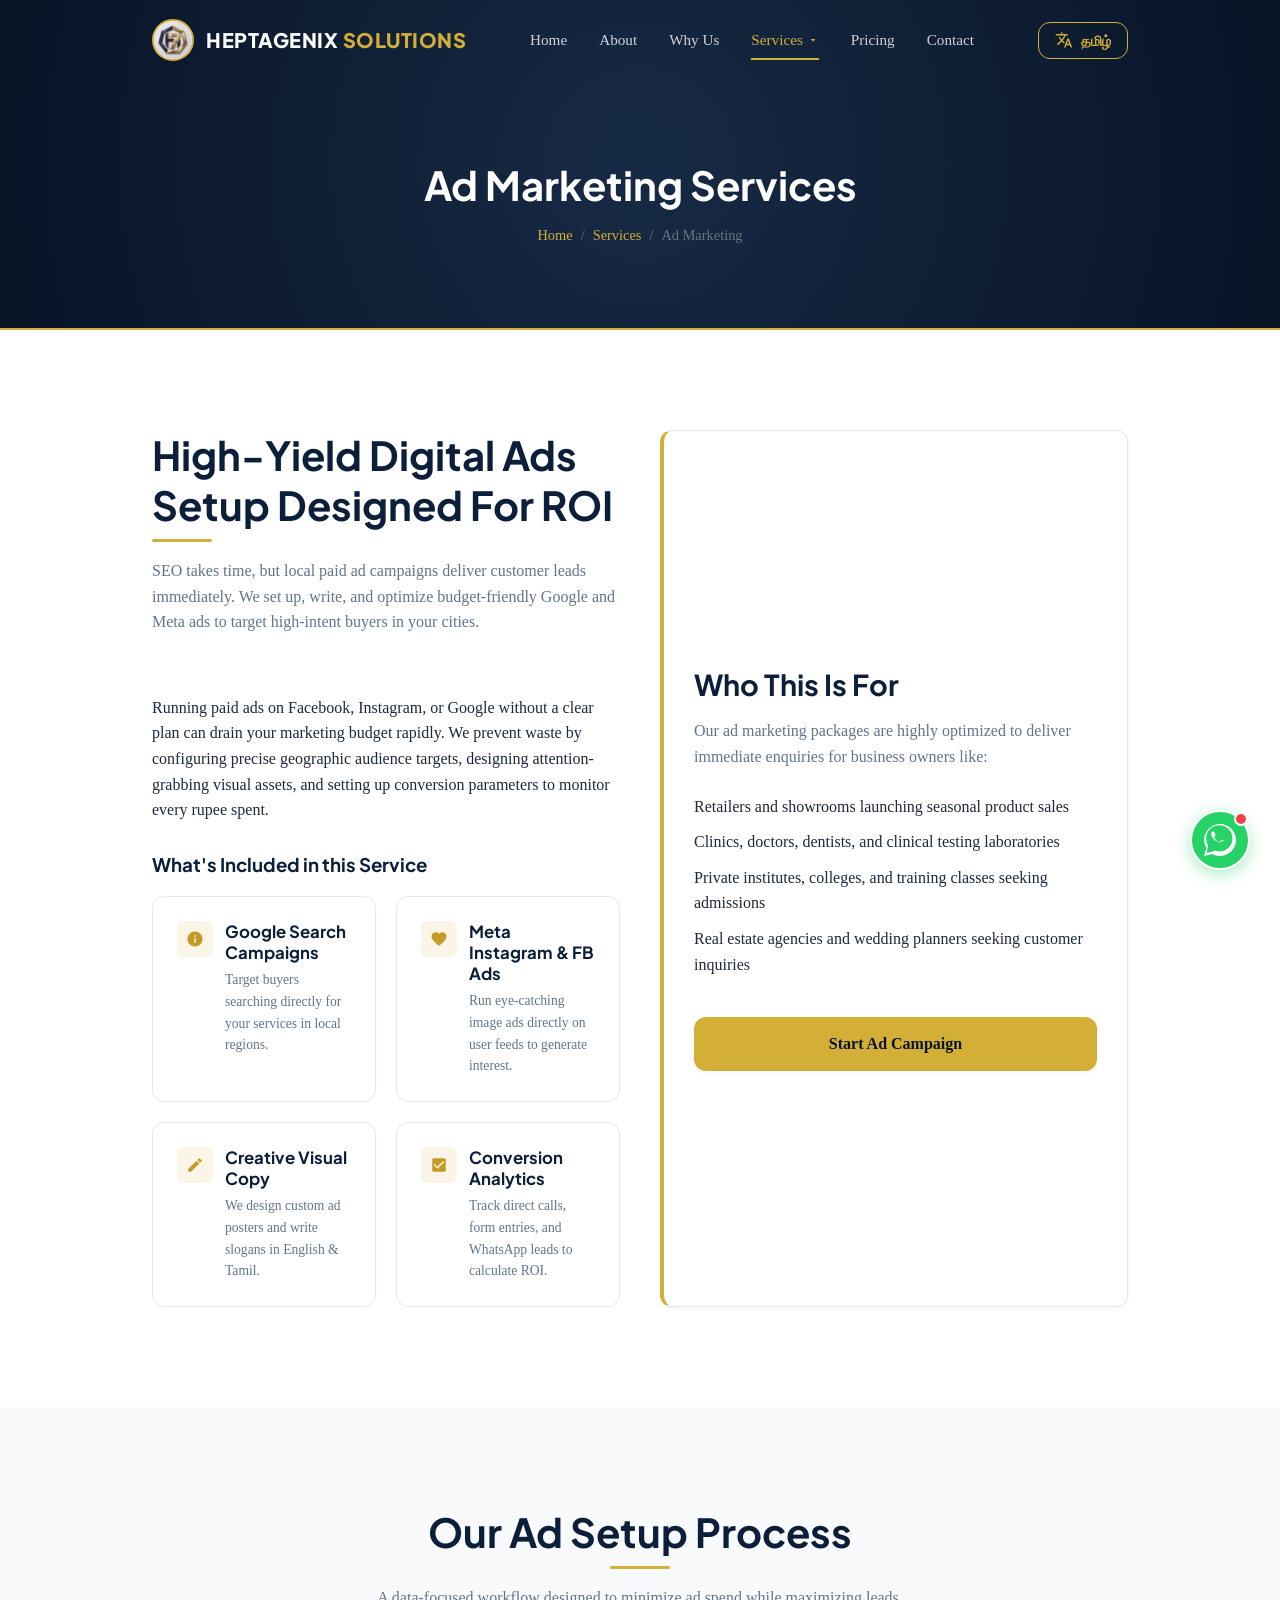
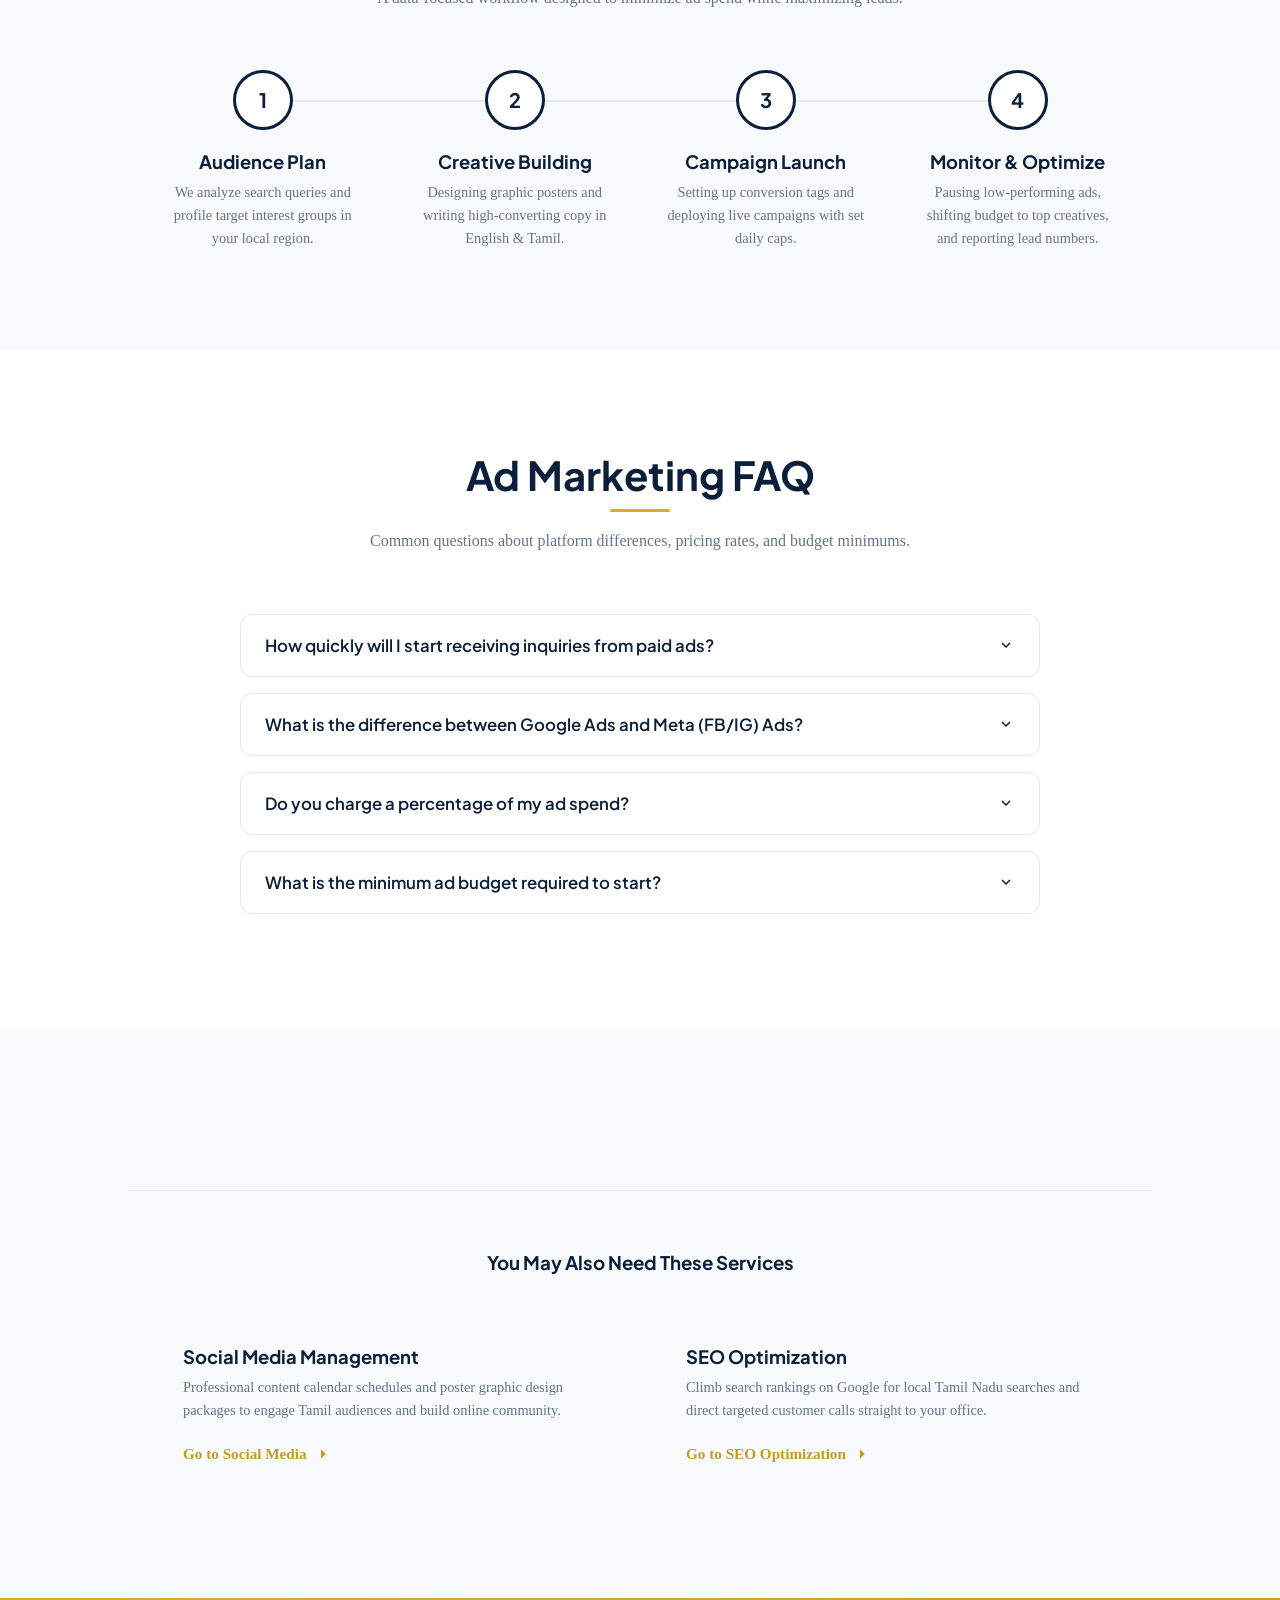
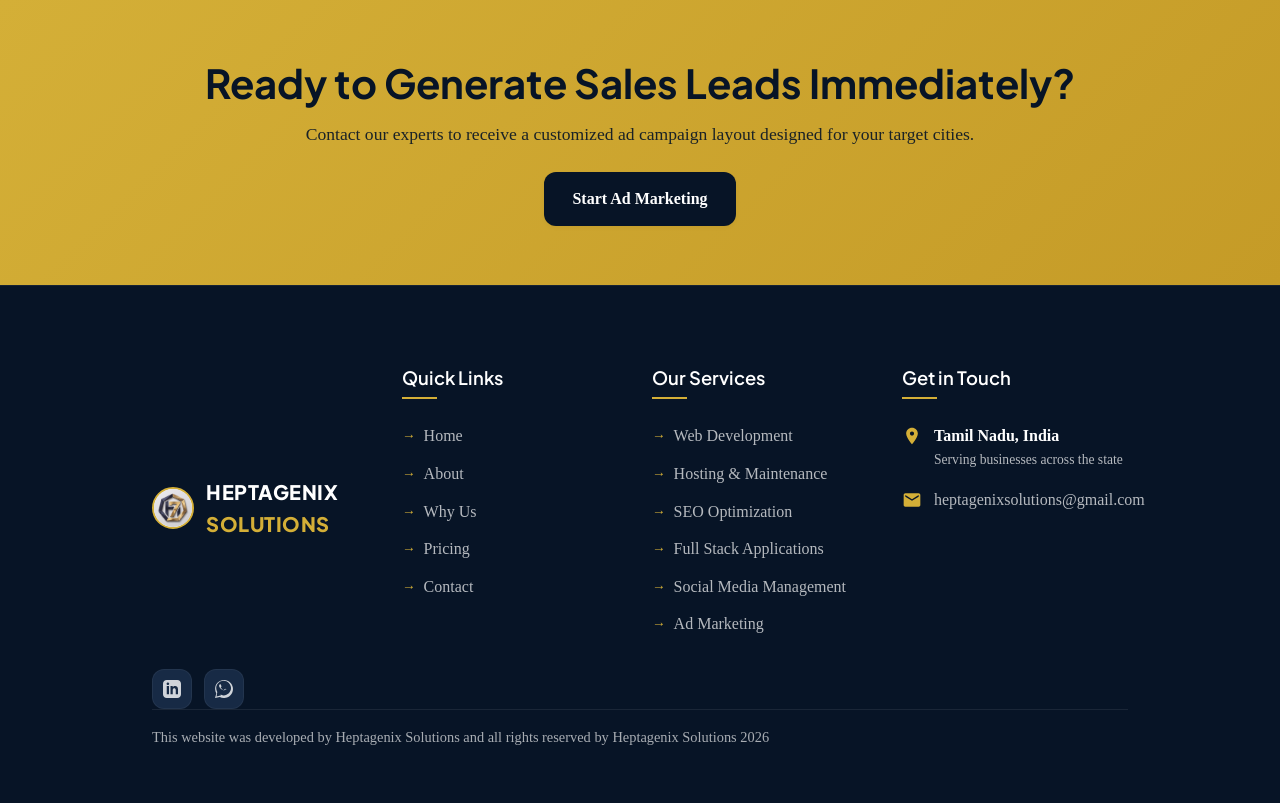
<file: ad-marketing.html>
<!DOCTYPE html>
<html lang="en">
<head>
  <meta charset="UTF-8">
  <meta name="viewport" content="width=device-width, initial-scale=1.0">
  <title>Heptagenix Solutions | Ad Marketing</title>
  <meta name="description" content="Get leads fast. We build budget-friendly Meta (Facebook/Instagram) and Google Ad campaigns targeted to Tamil Nadu audiences.">
  
  <!-- Open Graph / Facebook -->
  <meta property="og:type" content="website">
  <meta property="og:url" content="ad-marketing.html">
  <meta property="og:title" content="Targeted Google & Meta Ads Management Tamil Nadu | Heptagenix Solutions">
  <meta property="og:description" content="Get leads fast. We build budget-friendly Meta (Facebook/Instagram) and Google Ad campaigns targeted to Tamil Nadu audiences.">
  <meta property="og:image" content="assets/logo/logo.png">

  <!-- Stylesheets -->
  <link rel="stylesheet" href="css/style.css?v=1.0.1">
  <link rel="icon" type="image/png" href="assets/logo/favicon.png?v=1.0.1">
</head>
<body>

  <!-- HEADER -->
  <header class="header">
    <div class="container header-container">
      <a href="index.html" class="logo-container" aria-label="Heptagenix Solutions Home">
        <img src="assets/logo/logo.png" alt="Heptagenix Solutions" class="logo-img" onerror="this.style.display='none'; this.nextElementSibling.style.display='block';">
        <span class="logo-text" style="display: none;">Heptagenix <span>Solutions</span></span>
      </a>
      
      <button class="hamburger" aria-label="Toggle navigation menu" aria-expanded="false" aria-controls="nav-menu">
        <span></span>
        <span></span>
        <span></span>
      </button>
      
      <nav class="nav-menu" id="nav-menu">
        <a href="index.html" class="nav-link">Home</a>
        <a href="about.html" class="nav-link">About</a>
        <a href="why-us.html" class="nav-link">Why Us</a>
        <div class="nav-item-dropdown">
          <a href="#" class="nav-link dropdown-toggle" aria-haspopup="true" aria-expanded="false">Services <svg viewBox="0 0 24 24"><path d="M7 10l5 5 5-5z"/></svg></a>
          <div class="dropdown-menu">
            <a href="web-development.html" class="dropdown-item">Web Development</a>
            <a href="hosting-maintenance.html" class="dropdown-item">Hosting & Maintenance</a>
            <a href="seo-optimization.html" class="dropdown-item">SEO Optimization</a>
            <a href="fullstack-applications.html" class="dropdown-item">Full Stack Applications</a>
            <a href="social-media-management.html" class="dropdown-item">Social Media Management</a>
            <a href="ad-marketing.html" class="dropdown-item">Ad Marketing</a>
          </div>
        </div>
        <a href="pricing.html" class="nav-link">Pricing</a>
        <a href="contact.html" class="nav-link">Contact</a>
        </nav>
      
      <button class="lang-switch-btn" id="langSwitchBtn" aria-label="Switch Language to Tamil">
        <svg viewBox="0 0 24 24"><path d="M12.87 15.07l-2.54-2.51.03-.03c1.74-1.94 2.98-4.17 3.71-6.53H17V4h-7V2H8v2H1v1.99h11.17C11.5 7.92 10.44 9.75 9 11.35 8.07 10.32 7.3 9.19 6.69 8h-2c.73 1.63 1.73 3.17 2.98 4.56l-5.09 5.02L4 19l5-5 3.11 3.11.76-2.04zM18.5 10h-2L12 22h2l1.12-3h4.75L21 22h2l-4.5-12zm-2.62 7l1.62-4.33L19.12 17h-3.24z"/></svg>
        <span class="lang-text">தமிழ்</span>
      </button>
    </div>
  </header>

  <main>
    <!-- PAGE HERO -->
    <section class="page-hero">
      <div class="container">
        <h1>Ad Marketing Services</h1>
        <div class="breadcrumb">
          <a href="index.html">Home</a>
          <span>/</span>
          <a href="index.html#services">Services</a>
          <span>/</span>
          <span>Ad Marketing</span>
        </div>
      </div>
    </section>

    <!-- SERVICE DETAIL MAIN SECTION -->
    <section class="section">
      <div class="container grid-2">
        <div class="scroll-reveal">
          <div class="section-header align-left">
            <h2>High-Yield Digital Ads Setup Designed For ROI</h2>
            <p class="text-muted">SEO takes time, but local paid ad campaigns deliver customer leads immediately. We set up, write, and optimize budget-friendly Google and Meta ads to target high-intent buyers in your cities.</p>
          </div>
          
          <p style="margin-bottom: 30px;">Running paid ads on Facebook, Instagram, or Google without a clear plan can drain your marketing budget rapidly. We prevent waste by configuring precise geographic audience targets, designing attention-grabbing visual assets, and setting up conversion parameters to monitor every rupee spent.</p>

          <h3 style="margin-bottom: 20px;">What's Included in this Service</h3>
          
          <div class="feature-list">
            <!-- Feature 1 -->
            <div class="feature-item">
              <div class="feature-icon-box">
                <svg viewBox="0 0 24 24"><path d="M12 2C6.48 2 2 6.48 2 12s4.48 10 10 10 10-4.48 10-10S17.52 2 12 2zm1 15h-2v-6h2v6zm0-8h-2V7h2v2z"/></svg>
              </div>
              <div class="feature-info">
                <h3>Google Search Campaigns</h3>
                <p>Target buyers searching directly for your services in local regions.</p>
              </div>
            </div>

            <!-- Feature 2 -->
            <div class="feature-item">
              <div class="feature-icon-box">
                <svg viewBox="0 0 24 24"><path d="M12 21.35l-1.45-1.32C5.4 15.36 2 12.28 2 8.5 2 5.42 4.42 3 7.5 3c1.74 0 3.41.81 4.5 2.09C13.09 3.81 14.76 3 16.5 3 19.58 3 22 5.42 22 8.5c0 3.78-3.4 6.86-8.55 11.54L12 21.35z"/></svg>
              </div>
              <div class="feature-info">
                <h3>Meta Instagram & FB Ads</h3>
                <p>Run eye-catching image ads directly on user feeds to generate interest.</p>
              </div>
            </div>

            <!-- Feature 3 -->
            <div class="feature-item">
              <div class="feature-icon-box">
                <svg viewBox="0 0 24 24"><path d="M3 17.25V21h3.75L17.81 9.94l-3.75-3.75L3 17.25zM20.71 7.04c.39-.39.39-1.02 0-1.41l-2.34-2.34c-.39-.39-1.02-.39-1.41 0l-1.83 1.83 3.75 3.75 1.83-1.83z"/></svg>
              </div>
              <div class="feature-info">
                <h3>Creative Visual Copy</h3>
                <p>We design custom ad posters and write slogans in English & Tamil.</p>
              </div>
            </div>

            <!-- Feature 4 -->
            <div class="feature-item">
              <div class="feature-icon-box">
                <svg viewBox="0 0 24 24"><path d="M19 3H5c-1.1 0-2 .9-2 2v14c0 1.1.9 2 2 2h14c1.1 0 2-.9 2-2V5c0-1.1-.9-2-2-2zm-9 14l-5-5 1.41-1.41L10 14.17l7.59-7.59L19 8l-9 9z"/></svg>
              </div>
              <div class="feature-info">
                <h3>Conversion Analytics</h3>
                <p>Track direct calls, form entries, and WhatsApp leads to calculate ROI.</p>
              </div>
            </div>
          </div>
        </div>

        <div class="scroll-reveal delay-2">
          <div class="service-meta-box">
            <h2>Who This Is For</h2>
            <p>Our ad marketing packages are highly optimized to deliver immediate enquiries for business owners like:</p>
            <ul class="footer-links" style="margin-bottom: 30px;">
              <li style="color: var(--text-charcoal); margin-bottom: 10px;">Retailers and showrooms launching seasonal product sales</li>
              <li style="color: var(--text-charcoal); margin-bottom: 10px;">Clinics, doctors, dentists, and clinical testing laboratories</li>
              <li style="color: var(--text-charcoal); margin-bottom: 10px;">Private institutes, colleges, and training classes seeking admissions</li>
              <li style="color: var(--text-charcoal); margin-bottom: 10px;">Real estate agencies and wedding planners seeking customer inquiries</li>
            </ul>
            <a href="https://forms.gle/dVV4Y6iWr2HJKnKQ7" class="btn btn-primary" target="_blank" rel="noopener">Start Ad Campaign</a>
          </div>
        </div>
      </div>
    </section>

    <!-- PROCESS DETAIL SECTION -->
    <section class="section section-offwhite">
      <div class="container">
        <div class="section-header text-center scroll-reveal">
          <h2>Our Ad Setup Process</h2>
          <p class="text-muted">A data-focused workflow designed to minimize ad spend while maximizing leads.</p>
        </div>

        <div class="process-timeline">
          <div class="process-step scroll-reveal delay-1">
            <div class="process-icon">1</div>
            <h3>Audience Plan</h3>
            <p>We analyze search queries and profile target interest groups in your local region.</p>
          </div>
          <div class="process-step scroll-reveal delay-2">
            <div class="process-icon">2</div>
            <h3>Creative Building</h3>
            <p>Designing graphic posters and writing high-converting copy in English & Tamil.</p>
          </div>
          <div class="process-step scroll-reveal delay-3">
            <div class="process-icon">3</div>
            <h3>Campaign Launch</h3>
            <p>Setting up conversion tags and deploying live campaigns with set daily caps.</p>
          </div>
          <div class="process-step scroll-reveal delay-4">
            <div class="process-icon">4</div>
            <h3>Monitor & Optimize</h3>
            <p>Pausing low-performing ads, shifting budget to top creatives, and reporting lead numbers.</p>
          </div>
        </div>
      </div>
    </section>

    <!-- FAQ ACCORDION SECTION -->
    <section class="section">
      <div class="container">
        <div class="section-header text-center scroll-reveal">
          <h2>Ad Marketing FAQ</h2>
          <p class="text-muted">Common questions about platform differences, pricing rates, and budget minimums.</p>
        </div>

        <div class="faq-accordion scroll-reveal">
          <!-- Item 1 -->
          <div class="faq-item">
            <button class="faq-header">
              <h3>How quickly will I start receiving inquiries from paid ads?</h3>
              <svg class="faq-icon-arrow" viewBox="0 0 24 24"><path d="M7.41 8.59L12 13.17l4.59-4.58L18 10l-6 6-6-6 1.41-1.41z"/></svg>
            </button>
            <div class="faq-body">
              <div class="faq-content">
                Almost immediately. Once campaigns are configured and approved by Google or Meta (usually takes 12 to 24 hours), the ads go live to searchers and can generate leads on the very first day.
              </div>
            </div>
          </div>

          <!-- Item 2 -->
          <div class="faq-item">
            <button class="faq-header">
              <h3>What is the difference between Google Ads and Meta (FB/IG) Ads?</h3>
              <svg class="faq-icon-arrow" viewBox="0 0 24 24"><path d="M7.41 8.59L12 13.17l4.59-4.58L18 10l-6 6-6-6 1.41-1.41z"/></svg>
            </button>
            <div class="faq-body">
              <div class="faq-content">
                Google Ads targets active search intent: showing your listing when someone searches for "clinic in Trichy." Meta Ads targets interest-based behaviors: displaying visual product graphics to users who match demographics in your area.
              </div>
            </div>
          </div>

          <!-- Item 3 -->
          <div class="faq-item">
            <button class="faq-header">
              <h3>Do you charge a percentage of my ad spend?</h3>
              <svg class="faq-icon-arrow" viewBox="0 0 24 24"><path d="M7.41 8.59L12 13.17l4.59-4.58L18 10l-6 6-6-6 1.41-1.41z"/></svg>
            </button>
            <div class="faq-body">
              <div class="faq-content">
                No. Unlike legacy agencies that charge a percentage of your media spend, we charge a transparent, flat monthly management fee. You pay the ad network directly, ensuring complete budget clarity.
              </div>
            </div>
          </div>

          <!-- Item 4 -->
          <div class="faq-item">
            <button class="faq-header">
              <h3>What is the minimum ad budget required to start?</h3>
              <svg class="faq-icon-arrow" viewBox="0 0 24 24"><path d="M7.41 8.59L12 13.17l4.59-4.58L18 10l-6 6-6-6 1.41-1.41z"/></svg>
            </button>
            <div class="faq-body">
              <div class="faq-content">
                We can launch campaigns with a daily budget as low as ₹200 to ₹300 for single town/city targets. For larger campaigns covering multiple districts, we recommend starting with at least ₹500 per day.
              </div>
            </div>
          </div>
        </div>
      </div>
    </section>

    <!-- INTERNAL LINKING / CROSSLINKING SECTION -->
    <section class="section section-offwhite">
      <div class="container service-crosslinks">
        <h3 class="text-center" style="margin-bottom: 40px;">You May Also Need These Services</h3>
        <div class="crosslink-grid">
          <!-- Link Card 1 -->
          <div class="crosslink-card scroll-reveal delay-1">
            <div>
              <h4>Social Media Management</h4>
              <p>Professional content calendar schedules and poster graphic design packages to engage Tamil audiences and build online community.</p>
            </div>
            <a href="social-media-management.html" class="service-link" style="color: var(--accent-gold-hover);">Go to Social Media <svg viewBox="0 0 24 24"><path d="M5 12h14M12 5l7 7-7 7"/></svg></a>
          </div>

          <!-- Link Card 2 -->
          <div class="crosslink-card scroll-reveal delay-2">
            <div>
              <h4>SEO Optimization</h4>
              <p>Climb search rankings on Google for local Tamil Nadu searches and direct targeted customer calls straight to your office.</p>
            </div>
            <a href="seo-optimization.html" class="service-link" style="color: var(--accent-gold-hover);">Go to SEO Optimization <svg viewBox="0 0 24 24"><path d="M5 12h14M12 5l7 7-7 7"/></svg></a>
          </div>
        </div>
      </div>
    </section>

    <!-- FINAL CTA BAND -->
    <section class="cta-band">
      <div class="container cta-band-content scroll-reveal">
        <h2>Ready to Generate Sales Leads Immediately?</h2>
        <p>Contact our experts to receive a customized ad campaign layout designed for your target cities.</p>
        <a href="https://forms.gle/dVV4Y6iWr2HJKnKQ7" class="btn btn-primary" target="_blank" rel="noopener">Start Ad Marketing</a>
      </div>
    </section>
  </main>

  <!-- FOOTER -->
  <footer class="footer">
    <div class="container">
      <div class="grid-4 footer-top">
        <div class="footer-logo-col">
          <a href="index.html" class="logo-container" aria-label="Heptagenix Solutions Home">
            <img src="assets/logo/logo.png" alt="Heptagenix Solutions Logo" class="logo-img" onerror="this.style.display='none'; this.nextElementSibling.style.display='block';">
            <span class="logo-text" style="display: none; color: var(--white);">Heptagenix <span style="color: var(--accent-gold);">Solutions</span></span>
          </a>
          
                    <div class="social-links">
            <a href="https://www.linkedin.com/in/heptagenixsolutions/" class="social-icon" aria-label="LinkedIn" target="_blank" rel="noopener">
              <svg viewBox="0 0 24 24"><path d="M19 0h-14c-2.761 0-5 2.239-5 5v14c0 2.761 2.239 5 5 5h14c2.762 0 5-2.239 5-5v-14c0-2.761-2.238-5-5-5zm-11 19h-3v-11h3v11zm-1.5-12.268c-.966 0-1.75-.79-1.75-1.764s.784-1.764 1.75-1.764 1.75.79 1.75 1.764-.783 1.764-1.75 1.764zm13.5 12.268h-3v-5.604c0-3.368-4-3.113-4 0v5.604h-3v-11h3v1.765c1.396-2.586 7-2.777 7 2.476v6.759z"/></svg>
            </a>
            <a href="https://wa.me/919600630469?text=Hi%20Heptagenix%20Solutions,%20I%20would%20like%20to%20request%20a%20free%20consultation." class="social-icon" aria-label="WhatsApp" target="_blank" rel="noopener">
              <svg viewBox="0 0 24 24"><path d="M.057 24l1.687-6.163c-1.041-1.804-1.588-3.849-1.587-5.946C.06 5.348 5.397.01 12.008.01c3.202.001 6.212 1.246 8.477 3.514 2.266 2.268 3.507 5.28 3.505 8.484-.004 6.657-5.34 11.997-11.953 11.997-2.005-.001-3.973-.502-5.724-1.457L0 24zm6.59-4.846c1.6.95 3.188 1.449 4.825 1.451 5.436 0 9.86-4.37 9.864-9.799.002-2.63-1.023-5.101-2.885-6.965C16.528 2.01 14.069.99 11.503.99c-5.437 0-9.862 4.371-9.866 9.802-.001 1.763.483 3.488 1.402 5.07L2.099 21.84l6.042-1.579-.044-.047-.45-.66zM15.42 12.9c-.272-.136-1.61-.794-1.86-.885-.25-.091-.432-.136-.613.136-.182.273-.703.885-.862 1.067-.159.182-.318.205-.59.069-.272-.136-1.15-.424-2.19-1.353-.809-.721-1.355-1.612-1.514-1.885-.159-.272-.017-.42.119-.556.122-.122.272-.318.408-.477.136-.159.182-.272.272-.454.091-.181.045-.341-.023-.477-.068-.136-.613-1.477-.84-2.023-.222-.534-.488-.46-.613-.466-.12-.005-.26-.007-.403-.007-.143 0-.375.054-.572.272-.197.218-.753.736-.753 1.794s.77 2.083.877 2.228c.108.145 1.516 2.314 3.672 3.245.513.222.914.355 1.226.454.516.164.986.141 1.357.085.414-.062 1.61-.658 1.838-1.294.227-.636.227-1.182.159-1.294-.068-.113-.25-.181-.522-.317z"/></svg>
            </a>
          </div>
        </div>
        
        <div class="footer-links-col">
          <h4 class="footer-title">Quick Links</h4>
          <ul class="footer-links">
            <li><a href="index.html">Home</a></li>
            <li><a href="about.html">About Us</a></li>
              <li><a href="why-us.html">Why Choose Us</a></li>
            <li><a href="pricing.html">Pricing Plans</a></li>
            <li><a href="contact.html">Contact Us</a></li>
          </ul>
        </div>
        
        <div class="footer-links-col">
          <h4 class="footer-title">Our Services</h4>
          <ul class="footer-links">
            <li><a href="web-development.html">Web Development</a></li>
            <li><a href="hosting-maintenance.html">Hosting & Support</a></li>
            <li><a href="seo-optimization.html">SEO Optimization</a></li>
            <li><a href="fullstack-applications.html">Full Stack Apps</a></li>
            <li><a href="social-media-management.html">Social Media</a></li>
            <li><a href="ad-marketing.html">Ad Marketing</a></li>
          </ul>
        </div>
        
        <div class="footer-contact-col">
          <h4 class="footer-title">Get in Touch</h4>
          <div class="footer-contact-item">
            <svg viewBox="0 0 24 24"><path d="M12 2C8.13 2 5 5.13 5 9c0 5.25 7 13 7 13s7-7.75 7-13c0-3.87-3.13-7-7-7zm0 9.5c-1.38 0-2.5-1.12-2.5-2.5s1.12-2.5 2.5-2.5 2.5 1.12 2.5 2.5-1.12 2.5-2.5 2.5z"/></svg>
            <div>
              <p style="font-weight: 600; color: var(--white);">Tamil Nadu, India</p>
              <p style="font-size: 0.85rem;">Serving businesses across the state</p>
            </div>
          </div>
          <div class="footer-contact-item">
            <svg viewBox="0 0 24 24"><path d="M20 4H4c-1.1 0-1.99.9-1.99 2L2 18c0 1.1.9 2 2 2h16c1.1 0 2-.9 2-2V6c0-1.1-.9-2-2-2zm0 4l-8 5-8-5V6l8 5 8-5v2z"/></svg>
            <a href="mailto:heptagenixsolutions@gmail.com">heptagenixsolutions@gmail.com</a>
          </div>
        </div>
      </div>
      
      <div class="footer-bottom">
        <div class="footer-marquee">
          <p id="footerMarqueeText">This website was developed by Heptagenix Solutions and all rights reserved by Heptagenix Solutions 2026</p>
        </div>
      </div>
    </div>
  </footer>

  <!-- Scripts -->
  <script src="js/script.js"></script>

  <!-- Floating WhatsApp Widget -->
  <div class="whatsapp-widget">
    <div class="whatsapp-tooltip" id="whatsappTooltip">Need a free quote? Chat with our experts!</div>
    <a href="https://wa.me/919600630469?text=Hi%20Heptagenix%20Solutions,%20I%20would%20like%20to%20request%20a%20free%20consultation." class="whatsapp-button" target="_blank" rel="noopener" aria-label="Chat on WhatsApp" id="whatsappButton">
      <span class="whatsapp-badge"></span>
      <svg viewBox="0 0 24 24"><path d="M.057 24l1.687-6.163c-1.041-1.804-1.588-3.849-1.587-5.946C.06 5.348 5.397.01 12.008.01c3.202.001 6.212 1.246 8.477 3.514 2.266 2.268 3.507 5.28 3.505 8.484-.004 6.657-5.34 11.997-11.953 11.997-2.005-.001-3.973-.502-5.724-1.457L0 24zm6.59-4.846c1.6.95 3.188 1.449 4.825 1.451 5.436 0 9.86-4.37 9.864-9.799.002-2.63-1.023-5.101-2.885-6.965C16.528 2.01 14.069.99 11.503.99c-5.437 0-9.862 4.371-9.866 9.802-.001 1.763.483 3.488 1.402 5.07L2.099 21.84l6.042-1.579-.044-.047-.45-.66zM15.42 12.9c-.272-.136-1.61-.794-1.86-.885-.25-.091-.432-.136-.613.136-.182.273-.703.885-.862 1.067-.159.182-.318.205-.59.069-.272-.136-1.15-.424-2.19-1.353-.809-.721-1.355-1.612-1.514-1.885-.159-.272-.017-.42.119-.556.122-.122.272-.318.408-.477.136-.159.182-.272.272-.454.091-.181.045-.341-.023-.477-.068-.136-.613-1.477-.84-2.023-.222-.534-.488-.46-.613-.466-.12-.005-.26-.007-.403-.007-.143 0-.375.054-.572.272-.197.218-.753.736-.753 1.794s.77 2.083.877 2.228c.108.145 1.516 2.314 3.672 3.245.513.222.914.355 1.226.454.516.164.986.141 1.357.085.414-.062 1.61-.658 1.838-1.294.227-.636.227-1.182.159-1.294-.068-.113-.25-.181-.522-.317z"/></svg>
    </a>
  </div>
</body>
</html>
</file>
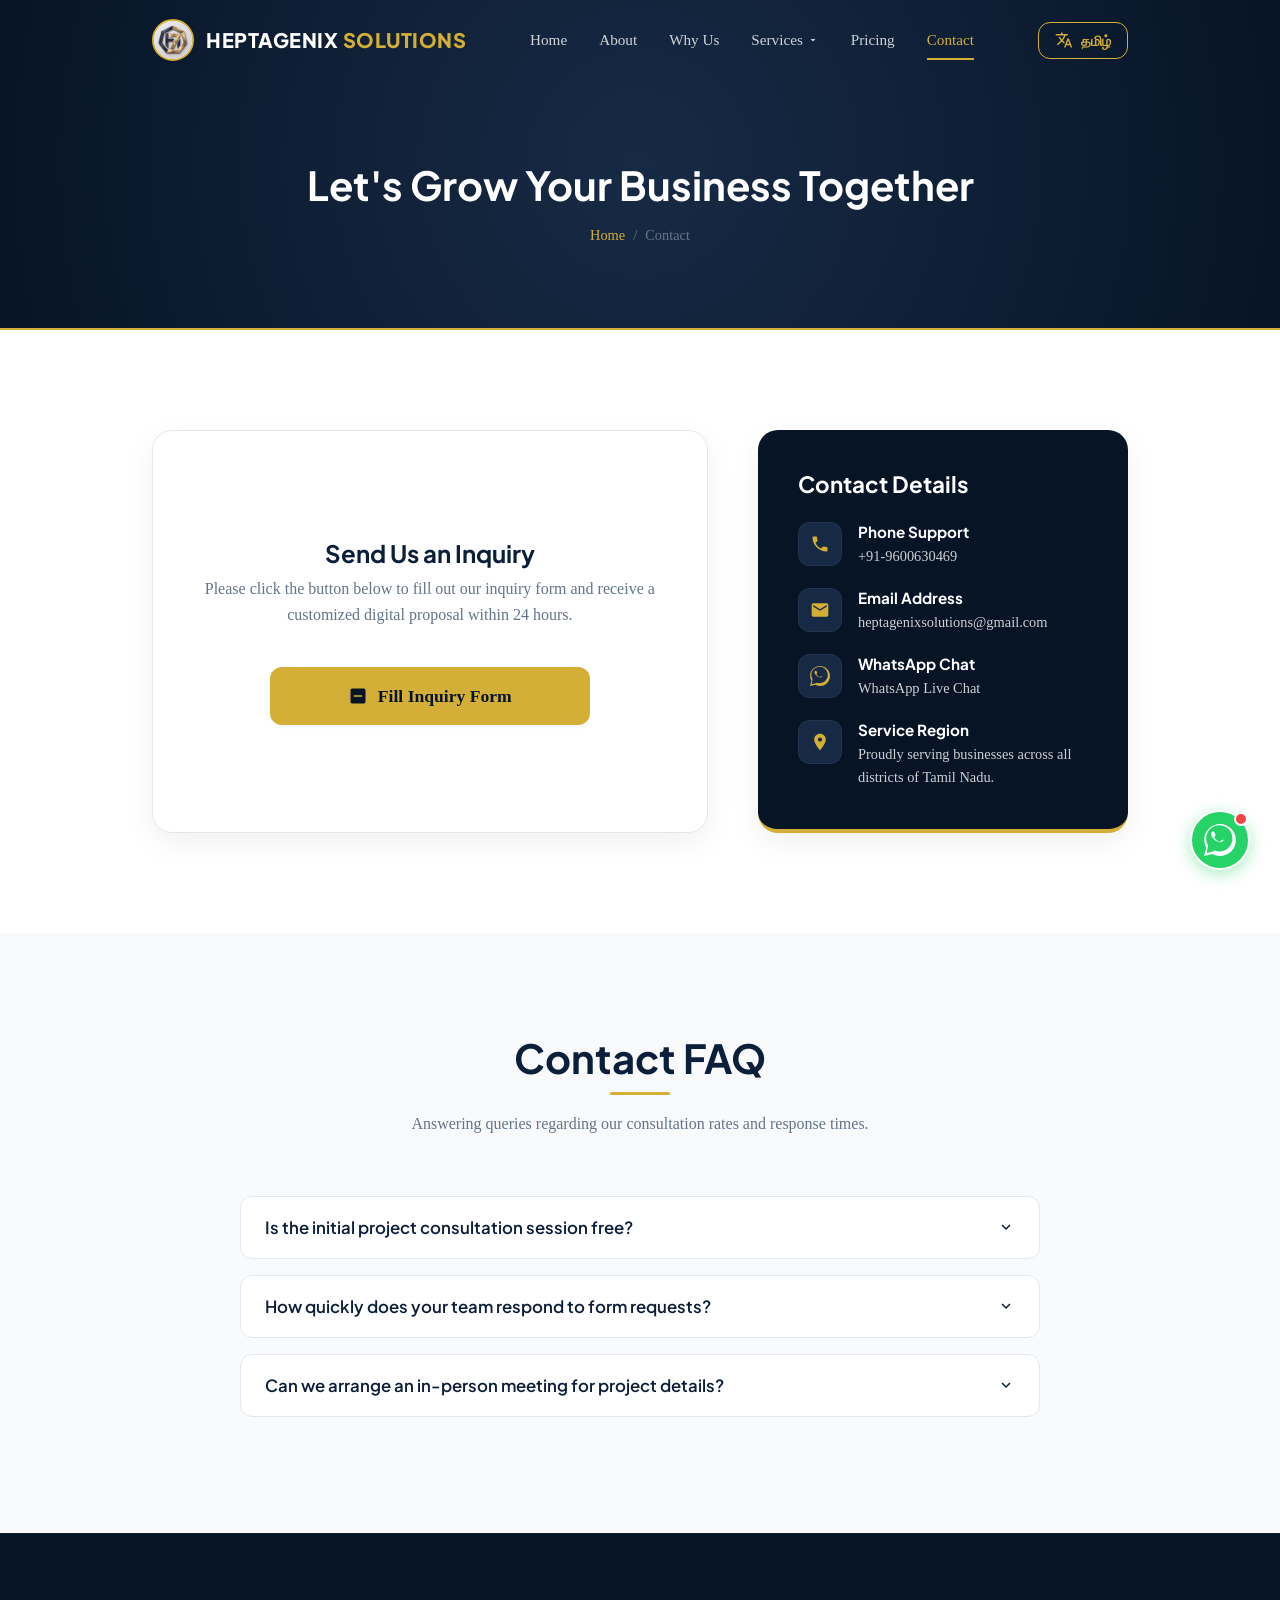
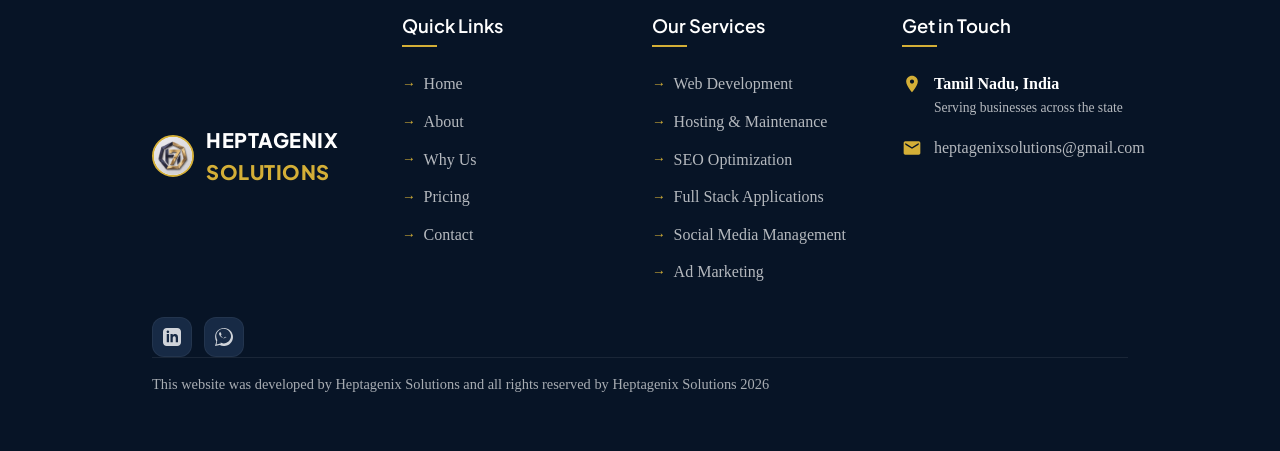
<file: contact.html>
<!DOCTYPE html>
<html lang="en">
<head>
  <meta charset="UTF-8">
  <meta name="viewport" content="width=device-width, initial-scale=1.0">
  <title>Heptagenix Solutions | Contact Us</title>
  <meta name="description" content="Get in touch with Heptagenix Solutions. Request a free quote for web development, local SEO, or paid ad marketing for your business in Tamil Nadu.">
  
  <!-- Open Graph / Facebook -->
  <meta property="og:type" content="website">
  <meta property="og:url" content="contact.html">
  <meta property="og:title" content="Contact Heptagenix Solutions | Digital Agency Tamil Nadu">
  <meta property="og:description" content="Get in touch with Heptagenix Solutions. Request a free quote for web development, local SEO, or paid ad marketing for your business in Tamil Nadu.">
  <meta property="og:image" content="assets/logo/logo.png">

  <!-- Stylesheets -->
  <link rel="stylesheet" href="css/style.css?v=1.0.1">
  <link rel="icon" type="image/png" href="assets/logo/favicon.png?v=1.0.1">

  <!-- Schema.org JSON-LD LocalBusiness -->
  <script type="application/ld+json">
  {
    "@context": "https://schema.org",
    "@type": "LocalBusiness",
    "name": "Heptagenix Solutions",
    "image": "assets/logo/logo.png",
    "url": "https://heptagenix.com",
    "telephone": "+91-9600630469",
    "email": "heptagenixsolutions@gmail.com",
    "priceRange": "$$",
    "address": {
      "@type": "PostalAddress",
      "addressLocality": "Chennai",
      "addressRegion": "Tamil Nadu",
      "addressCountry": "IN"
    },
    "geo": {
      "@type": "GeoCoordinates",
      "latitude": 13.0827,
      "longitude": 80.2707
    },
    "areaServed": {
      "@type": "AdministrativeArea",
      "name": "Tamil Nadu"
    },
    "serviceType": [
      "Web Development",
      "Hosting & Maintenance",
      "SEO Optimization",
      "Full Stack Applications",
      "Social Media Management",
      "Ad Marketing"
    ]
  }
  </script>
</head>
<body>

  <!-- HEADER -->
  <header class="header">
    <div class="container header-container">
      <a href="index.html" class="logo-container" aria-label="Heptagenix Solutions Home">
        <img src="assets/logo/logo.png" alt="Heptagenix Solutions" class="logo-img" onerror="this.style.display='none'; this.nextElementSibling.style.display='block';">
        <span class="logo-text" style="display: none;">Heptagenix <span>Solutions</span></span>
      </a>
      
      <button class="hamburger" aria-label="Toggle navigation menu" aria-expanded="false" aria-controls="nav-menu">
        <span></span>
        <span></span>
        <span></span>
      </button>
      
      <nav class="nav-menu" id="nav-menu">
        <a href="index.html" class="nav-link">Home</a>
        <a href="about.html" class="nav-link">About</a>
        <a href="why-us.html" class="nav-link">Why Us</a>
        <div class="nav-item-dropdown">
          <a href="#" class="nav-link dropdown-toggle" aria-haspopup="true" aria-expanded="false">Services <svg viewBox="0 0 24 24"><path d="M7 10l5 5 5-5z"/></svg></a>
          <div class="dropdown-menu">
            <a href="web-development.html" class="dropdown-item">Web Development</a>
            <a href="hosting-maintenance.html" class="dropdown-item">Hosting & Maintenance</a>
            <a href="seo-optimization.html" class="dropdown-item">SEO Optimization</a>
            <a href="fullstack-applications.html" class="dropdown-item">Full Stack Applications</a>
            <a href="social-media-management.html" class="dropdown-item">Social Media Management</a>
            <a href="ad-marketing.html" class="dropdown-item">Ad Marketing</a>
          </div>
        </div>
        <a href="pricing.html" class="nav-link">Pricing</a>
        <a href="contact.html" class="nav-link">Contact</a>
        </nav>
      
      <button class="lang-switch-btn" id="langSwitchBtn" aria-label="Switch Language to Tamil">
        <svg viewBox="0 0 24 24"><path d="M12.87 15.07l-2.54-2.51.03-.03c1.74-1.94 2.98-4.17 3.71-6.53H17V4h-7V2H8v2H1v1.99h11.17C11.5 7.92 10.44 9.75 9 11.35 8.07 10.32 7.3 9.19 6.69 8h-2c.73 1.63 1.73 3.17 2.98 4.56l-5.09 5.02L4 19l5-5 3.11 3.11.76-2.04zM18.5 10h-2L12 22h2l1.12-3h4.75L21 22h2l-4.5-12zm-2.62 7l1.62-4.33L19.12 17h-3.24z"/></svg>
        <span class="lang-text">தமிழ்</span>
      </button>
    </div>
  </header>

  <main>
    <!-- PAGE HERO -->
    <section class="page-hero">
      <div class="container">
        <h1>Let's Grow Your Business Together</h1>
        <div class="breadcrumb">
          <a href="index.html">Home</a>
          <span>/</span>
          <span>Contact</span>
        </div>
      </div>
    </section>

    <!-- CONTACT MAIN LAYOUT -->
    <section class="section">
      <div class="container contact-layout">
        <!-- Form Column (Left) -->
        <!-- Form Column (Left) -->
        <div class="contact-card scroll-reveal">
          <h2 style="margin-bottom: 8px;">Send Us an Inquiry</h2>
          <p class="text-muted" style="margin-bottom: 30px;">Please click the button below to fill out our inquiry form and receive a customized digital proposal within 24 hours.</p>
          
          <div style="text-align: center; margin-top: 10px; width: 100%;">
            <a href="https://forms.gle/dVV4Y6iWr2HJKnKQ7" class="btn btn-primary" id="googleFormBtn" style="display: inline-flex; align-items: center; justify-content: center; gap: 10px; padding: 15px 30px; font-size: 1.1rem; border-radius: var(--radius-md); font-weight: 600; width: 100%; max-width: 320px; transition: var(--transition-smooth);" target="_blank" rel="noopener">
              <svg viewBox="0 0 24 24" style="width: 20px; height: 20px; fill: currentColor;"><path d="M19 3H5c-1.1 0-2 .9-2 2v14c0 1.1.9 2 2 2h14c1.1 0 2-.9 2-2V5c0-1.1-.9-2-2-2zm-2 10H7v-2h10v2z"/></svg>
              <span id="googleFormBtnText">Fill Inquiry Form</span>
            </a>
          </div>
        </div>

        <!-- Information Column (Right) -->
        <div class="contact-info-col scroll-reveal delay-2">
          <div class="info-details-card">
            <h3>Contact Details</h3>
            <div class="info-details-list">
              <!-- Item 1 -->
              <div class="info-details-item">
                <div class="icon-box">
                  <svg viewBox="0 0 24 24"><path d="M6.62 10.79c1.44 2.83 3.76 5.14 6.59 6.59l2.2-2.2c.27-.27.67-.36 1.02-.24 1.12.37 2.33.57 3.57.57.55 0 1 .45 1 1V20c0 .55-.45 1-1 1-9.39 0-17-7.61-17-17 0-.55.45-1 1-1h3.5c.55 0 1 .45 1 1 0 1.25.2 2.45.57 3.57.11.35.03.74-.25 1.02l-2.2 2.2z"/></svg>
                </div>
                <div class="info-details-text">
                  <h4>Phone Support</h4>
                  <p><a href="tel:+91 9600630469">+91-9600630469</a></p>
                </div>
              </div>

              <!-- Item 2 -->
              <div class="info-details-item">
                <div class="icon-box">
                  <svg viewBox="0 0 24 24"><path d="M20 4H4c-1.1 0-1.99.9-1.99 2L2 18c0 1.1.9 2 2 2h16c1.1 0 2-.9 2-2V6c0-1.1-.9-2-2-2zm0 4l-8 5-8-5V6l8 5 8-5v2z"/></svg>
                </div>
                <div class="info-details-text">
                  <h4>Email Address</h4>
                  <p><a href="mailto:heptagenixsolutions@gmail.com">heptagenixsolutions@gmail.com</a></p>
                </div>
              </div>

              <!-- Item 3 -->
              <div class="info-details-item">
                <div class="icon-box">
                  <svg viewBox="0 0 24 24"><path d="M.057 24l1.687-6.163c-1.041-1.804-1.588-3.849-1.587-5.946C.06 5.348 5.397.01 12.008.01c3.202.001 6.212 1.246 8.477 3.514 2.266 2.268 3.507 5.28 3.505 8.484-.004 6.657-5.34 11.997-11.953 11.997-2.005-.001-3.973-.502-5.724-1.457L0 24zm6.59-4.846c1.6.95 3.188 1.449 4.825 1.451 5.436 0 9.86-4.37 9.864-9.799.002-2.63-1.023-5.101-2.885-6.965C16.528 2.01 14.069.99 11.503.99c-5.437 0-9.862 4.371-9.866 9.802-.001 1.763.483 3.488 1.402 5.07L2.099 21.84l6.042-1.579-.044-.047-.45-.66zM15.42 12.9c-.272-.136-1.61-.794-1.86-.885-.25-.091-.432-.136-.613.136-.182.273-.703.885-.862 1.067-.159.182-.318.205-.59.069-.272-.136-1.15-.424-2.19-1.353-.809-.721-1.355-1.612-1.514-1.885-.159-.272-.017-.42.119-.556.122-.122.272-.318.408-.477.136-.159.182-.272.272-.454.091-.181.045-.341-.023-.477-.068-.136-.613-1.477-.84-2.023-.222-.534-.488-.46-.613-.466-.12-.005-.26-.007-.403-.007-.143 0-.375.054-.572.272-.197.218-.753.736-.753 1.794s.77 2.083.877 2.228c.108.145 1.516 2.314 3.672 3.245.513.222.914.355 1.226.454.516.164.986.141 1.357.085.414-.062 1.61-.658 1.838-1.294.227-.636.227-1.182.159-1.294-.068-.113-.25-.181-.522-.317z"/></svg>
                </div>
                <div class="info-details-text">
                  <h4>WhatsApp Chat</h4>
                  <p><a href="https://wa.me/919600630469?text=Hi%20Heptagenix%20Solutions,%20I%20would%20like%20to%20request%20a%20free%20consultation." target="_blank" rel="noopener">WhatsApp Live Chat</a></p>
                </div>
              </div>

              <!-- Item 4 -->
              <div class="info-details-item">
                <div class="icon-box">
                  <svg viewBox="0 0 24 24"><path d="M12 2C8.13 2 5 5.13 5 9c0 5.25 7 13 7 13s7-7.75 7-13c0-3.87-3.13-7-7-7zm0 9.5c-1.38 0-2.5-1.12-2.5-2.5s1.12-2.5 2.5-2.5 2.5 1.12 2.5 2.5-1.12 2.5-2.5 2.5z"/></svg>
                </div>
                <div class="info-details-text">
                  <h4>Service Region</h4>
                  <p>Proudly serving businesses across all districts of Tamil Nadu.</p>
                </div>
              </div>
            </div>
          </div>


        </div>
      </div>
    </section>

    <!-- FAQ ACCORDION SECTION -->
    <section class="section section-offwhite">
      <div class="container">
        <div class="section-header text-center scroll-reveal">
          <h2>Contact FAQ</h2>
          <p class="text-muted">Answering queries regarding our consultation rates and response times.</p>
        </div>

        <div class="faq-accordion scroll-reveal" style="max-width: 800px; margin: 0 auto;">
          <!-- FAQ 1 -->
          <div class="faq-item">
            <button class="faq-header">
              <h3>Is the initial project consultation session free?</h3>
              <svg class="faq-icon-arrow" viewBox="0 0 24 24"><path d="M7.41 8.59L12 13.17l4.59-4.58L18 10l-6 6-6-6 1.41-1.41z"/></svg>
            </button>
            <div class="faq-body">
              <div class="faq-content">
                Yes. Our initial phone consultation and project scoping session is 100% free with no commercial obligations. We will review your goals and provide a transparent project roadmap.
              </div>
            </div>
          </div>

          <!-- FAQ 2 -->
          <div class="faq-item">
            <button class="faq-header">
              <h3>How quickly does your team respond to form requests?</h3>
              <svg class="faq-icon-arrow" viewBox="0 0 24 24"><path d="M7.41 8.59L12 13.17l4.59-4.58L18 10l-6 6-6-6 1.41-1.41z"/></svg>
            </button>
            <div class="faq-body">
              <div class="faq-content">
                We review form requests continuously. A technical consultant will contact you via phone or email within 24 business hours.
              </div>
            </div>
          </div>

          <!-- FAQ 3 -->
          <div class="faq-item">
            <button class="faq-header">
              <h3>Can we arrange an in-person meeting for project details?</h3>
              <svg class="faq-icon-arrow" viewBox="0 0 24 24"><path d="M7.41 8.59L12 13.17l4.59-4.58L18 10l-6 6-6-6 1.41-1.41z"/></svg>
            </button>
            <div class="faq-body">
              <div class="faq-content">
                We manage operations online via phone, WhatsApp, and Google Meet to keep overhead costs low and pass savings to clients. For larger enterprise setups, we can schedule on-site team meetings.
              </div>
            </div>
          </div>
        </div>
      </div>
    </section>
  </main>

  <!-- SUCCESS MODAL OVERLAY -->
  <div class="success-overlay" id="successOverlay">
    <div class="success-modal">
      <div class="success-icon-box">
        <svg viewBox="0 0 24 24"><path d="M9 16.17L4.83 12l-1.42 1.41L9 19 21 7l-1.41-1.41z"/></svg>
      </div>
      <h3>Inquiry Submitted Successfully!</h3>
      <p>Thank you for reaching out to Heptagenix Solutions. Our digital specialists have received your details and will call you within 24 business hours to align on your proposal.</p>
      <button class="btn btn-primary" id="closeSuccessBtn">Close Window</button>
    </div>
  </div>

  <!-- FOOTER -->
  <footer class="footer">
    <div class="container">
      <div class="grid-4 footer-top">
        <div class="footer-logo-col">
          <a href="index.html" class="logo-container" aria-label="Heptagenix Solutions Home">
            <img src="assets/logo/logo.png" alt="Heptagenix Solutions Logo" class="logo-img" onerror="this.style.display='none'; this.nextElementSibling.style.display='block';">
            <span class="logo-text" style="display: none; color: var(--white);">Heptagenix <span style="color: var(--accent-gold);">Solutions</span></span>
          </a>
          
                    <div class="social-links">
            <a href="https://www.linkedin.com/in/heptagenixsolutions/" class="social-icon" aria-label="LinkedIn" target="_blank" rel="noopener">
              <svg viewBox="0 0 24 24"><path d="M19 0h-14c-2.761 0-5 2.239-5 5v14c0 2.761 2.239 5 5 5h14c2.762 0 5-2.239 5-5v-14c0-2.761-2.238-5-5-5zm-11 19h-3v-11h3v11zm-1.5-12.268c-.966 0-1.75-.79-1.75-1.764s.784-1.764 1.75-1.764 1.75.79 1.75 1.764-.783 1.764-1.75 1.764zm13.5 12.268h-3v-5.604c0-3.368-4-3.113-4 0v5.604h-3v-11h3v1.765c1.396-2.586 7-2.777 7 2.476v6.759z"/></svg>
            </a>
            <a href="https://wa.me/919600630469?text=Hi%20Heptagenix%20Solutions,%20I%20would%20like%20to%20request%20a%20free%20consultation." class="social-icon" aria-label="WhatsApp" target="_blank" rel="noopener">
              <svg viewBox="0 0 24 24"><path d="M.057 24l1.687-6.163c-1.041-1.804-1.588-3.849-1.587-5.946C.06 5.348 5.397.01 12.008.01c3.202.001 6.212 1.246 8.477 3.514 2.266 2.268 3.507 5.28 3.505 8.484-.004 6.657-5.34 11.997-11.953 11.997-2.005-.001-3.973-.502-5.724-1.457L0 24zm6.59-4.846c1.6.95 3.188 1.449 4.825 1.451 5.436 0 9.86-4.37 9.864-9.799.002-2.63-1.023-5.101-2.885-6.965C16.528 2.01 14.069.99 11.503.99c-5.437 0-9.862 4.371-9.866 9.802-.001 1.763.483 3.488 1.402 5.07L2.099 21.84l6.042-1.579-.044-.047-.45-.66zM15.42 12.9c-.272-.136-1.61-.794-1.86-.885-.25-.091-.432-.136-.613.136-.182.273-.703.885-.862 1.067-.159.182-.318.205-.59.069-.272-.136-1.15-.424-2.19-1.353-.809-.721-1.355-1.612-1.514-1.885-.159-.272-.017-.42.119-.556.122-.122.272-.318.408-.477.136-.159.182-.272.272-.454.091-.181.045-.341-.023-.477-.068-.136-.613-1.477-.84-2.023-.222-.534-.488-.46-.613-.466-.12-.005-.26-.007-.403-.007-.143 0-.375.054-.572.272-.197.218-.753.736-.753 1.794s.77 2.083.877 2.228c.108.145 1.516 2.314 3.672 3.245.513.222.914.355 1.226.454.516.164.986.141 1.357.085.414-.062 1.61-.658 1.838-1.294.227-.636.227-1.182.159-1.294-.068-.113-.25-.181-.522-.317z"/></svg>
            </a>
          </div>
        </div>
        
        <div class="footer-links-col">
          <h4 class="footer-title">Quick Links</h4>
          <ul class="footer-links">
            <li><a href="index.html">Home</a></li>
            <li><a href="about.html">About Us</a></li>
              <li><a href="why-us.html">Why Choose Us</a></li>
            <li><a href="pricing.html">Pricing Plans</a></li>
            <li><a href="contact.html">Contact Us</a></li>
          </ul>
        </div>
        
        <div class="footer-links-col">
          <h4 class="footer-title">Our Services</h4>
          <ul class="footer-links">
            <li><a href="web-development.html">Web Development</a></li>
            <li><a href="hosting-maintenance.html">Hosting & Support</a></li>
            <li><a href="seo-optimization.html">SEO Optimization</a></li>
            <li><a href="fullstack-applications.html">Full Stack Apps</a></li>
            <li><a href="social-media-management.html">Social Media</a></li>
            <li><a href="ad-marketing.html">Ad Marketing</a></li>
          </ul>
        </div>
        
        <div class="footer-contact-col">
          <h4 class="footer-title">Get in Touch</h4>
          <div class="footer-contact-item">
            <svg viewBox="0 0 24 24"><path d="M12 2C8.13 2 5 5.13 5 9c0 5.25 7 13 7 13s7-7.75 7-13c0-3.87-3.13-7-7-7zm0 9.5c-1.38 0-2.5-1.12-2.5-2.5s1.12-2.5 2.5-2.5 2.5 1.12 2.5 2.5-1.12 2.5-2.5 2.5z"/></svg>
            <div>
              <p style="font-weight: 600; color: var(--white);">Tamil Nadu, India</p>
              <p style="font-size: 0.85rem;">Serving businesses across the state</p>
            </div>
          </div>
          <div class="footer-contact-item">
            <svg viewBox="0 0 24 24"><path d="M20 4H4c-1.1 0-1.99.9-1.99 2L2 18c0 1.1.9 2 2 2h16c1.1 0 2-.9 2-2V6c0-1.1-.9-2-2-2zm0 4l-8 5-8-5V6l8 5 8-5v2z"/></svg>
            <a href="mailto:heptagenixsolutions@gmail.com">heptagenixsolutions@gmail.com</a>
          </div>
        </div>
      </div>
      
      <div class="footer-bottom">
        <div class="footer-marquee">
          <p id="footerMarqueeText">This website was developed by Heptagenix Solutions and all rights reserved by Heptagenix Solutions 2026</p>
        </div>
      </div>
    </div>
  </footer>

  <!-- Scripts -->
  <script src="js/script.js"></script>

  <!-- Floating WhatsApp Widget -->
  <div class="whatsapp-widget">
    <div class="whatsapp-tooltip" id="whatsappTooltip">Need a free quote? Chat with our experts!</div>
    <a href="https://wa.me/919600630469?text=Hi%20Heptagenix%20Solutions,%20I%20would%20like%20to%20request%20a%20free%20consultation." class="whatsapp-button" target="_blank" rel="noopener" aria-label="Chat on WhatsApp" id="whatsappButton">
      <span class="whatsapp-badge"></span>
      <svg viewBox="0 0 24 24"><path d="M.057 24l1.687-6.163c-1.041-1.804-1.588-3.849-1.587-5.946C.06 5.348 5.397.01 12.008.01c3.202.001 6.212 1.246 8.477 3.514 2.266 2.268 3.507 5.28 3.505 8.484-.004 6.657-5.34 11.997-11.953 11.997-2.005-.001-3.973-.502-5.724-1.457L0 24zm6.59-4.846c1.6.95 3.188 1.449 4.825 1.451 5.436 0 9.86-4.37 9.864-9.799.002-2.63-1.023-5.101-2.885-6.965C16.528 2.01 14.069.99 11.503.99c-5.437 0-9.862 4.371-9.866 9.802-.001 1.763.483 3.488 1.402 5.07L2.099 21.84l6.042-1.579-.044-.047-.45-.66zM15.42 12.9c-.272-.136-1.61-.794-1.86-.885-.25-.091-.432-.136-.613.136-.182.273-.703.885-.862 1.067-.159.182-.318.205-.59.069-.272-.136-1.15-.424-2.19-1.353-.809-.721-1.355-1.612-1.514-1.885-.159-.272-.017-.42.119-.556.122-.122.272-.318.408-.477.136-.159.182-.272.272-.454.091-.181.045-.341-.023-.477-.068-.136-.613-1.477-.84-2.023-.222-.534-.488-.46-.613-.466-.12-.005-.26-.007-.403-.007-.143 0-.375.054-.572.272-.197.218-.753.736-.753 1.794s.77 2.083.877 2.228c.108.145 1.516 2.314 3.672 3.245.513.222.914.355 1.226.454.516.164.986.141 1.357.085.414-.062 1.61-.658 1.838-1.294.227-.636.227-1.182.159-1.294-.068-.113-.25-.181-.522-.317z"/></svg>
    </a>
  </div>
</body>
</html>
</file>
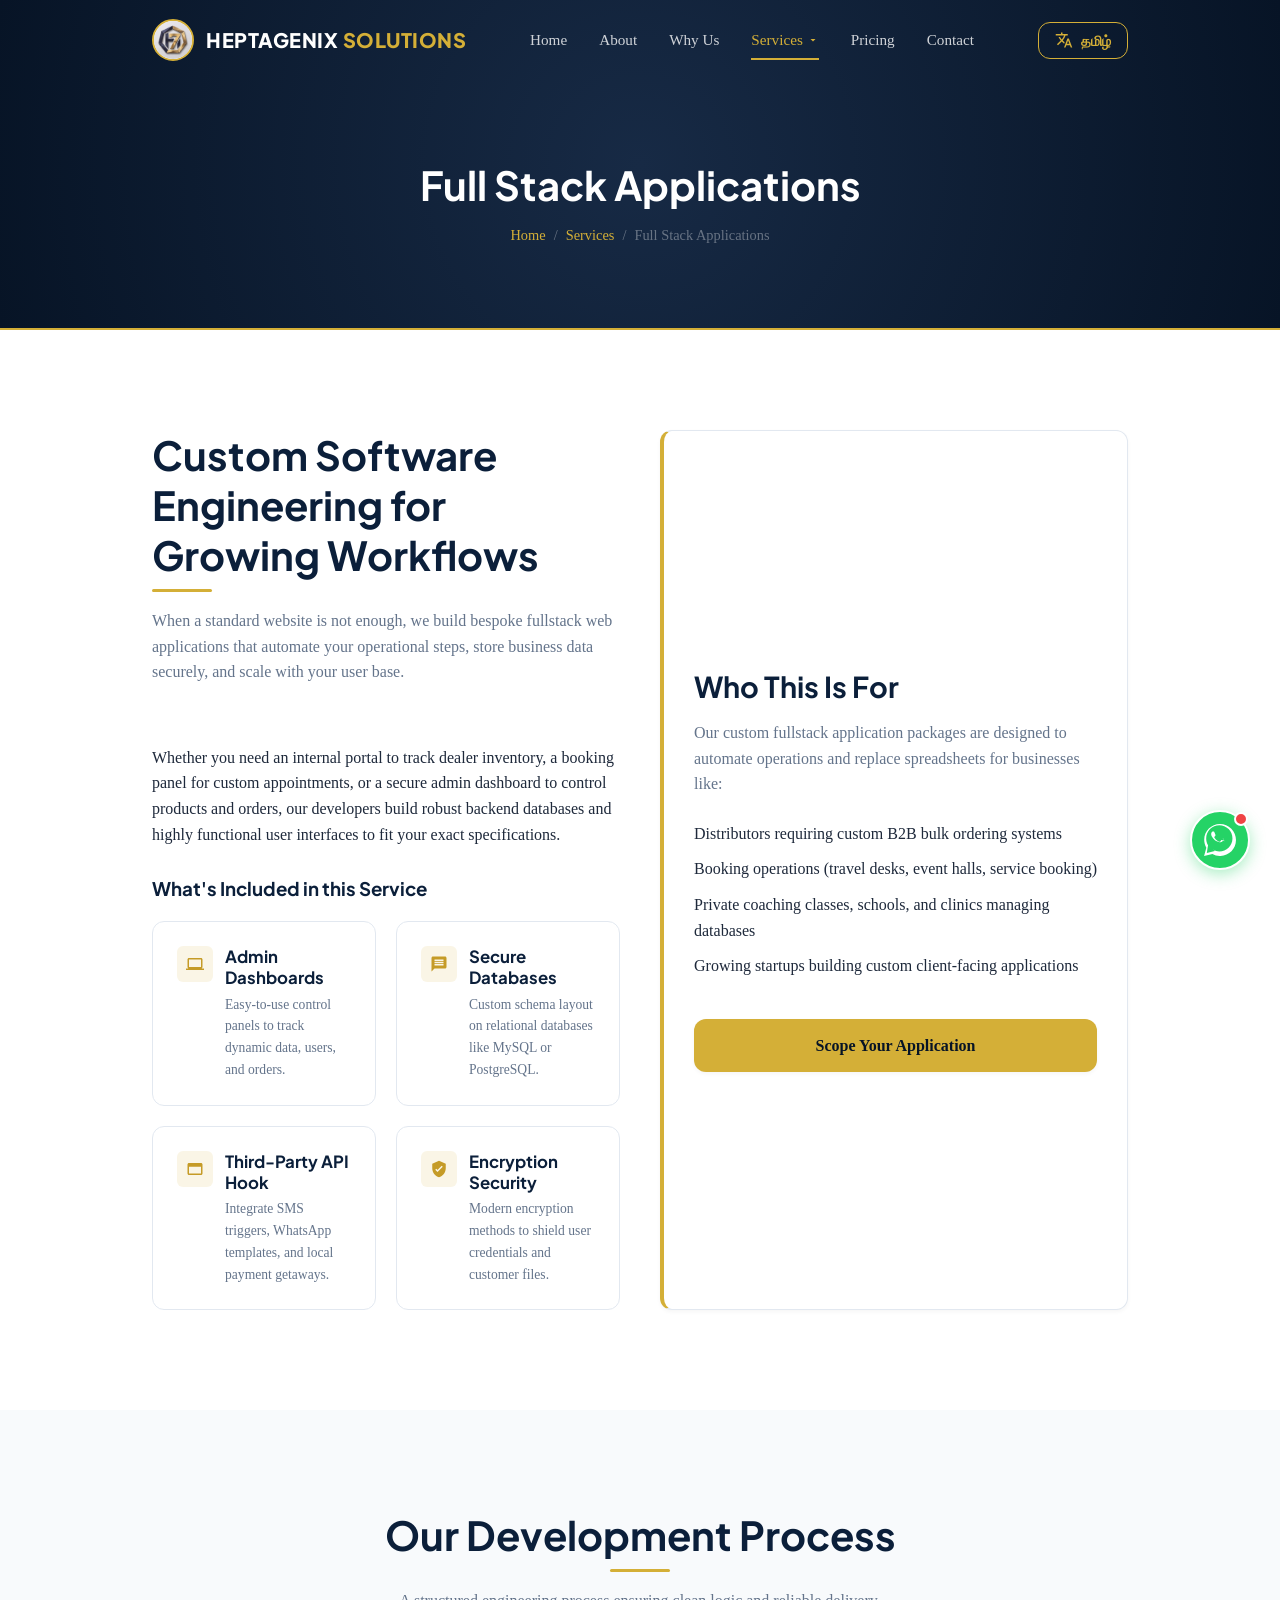
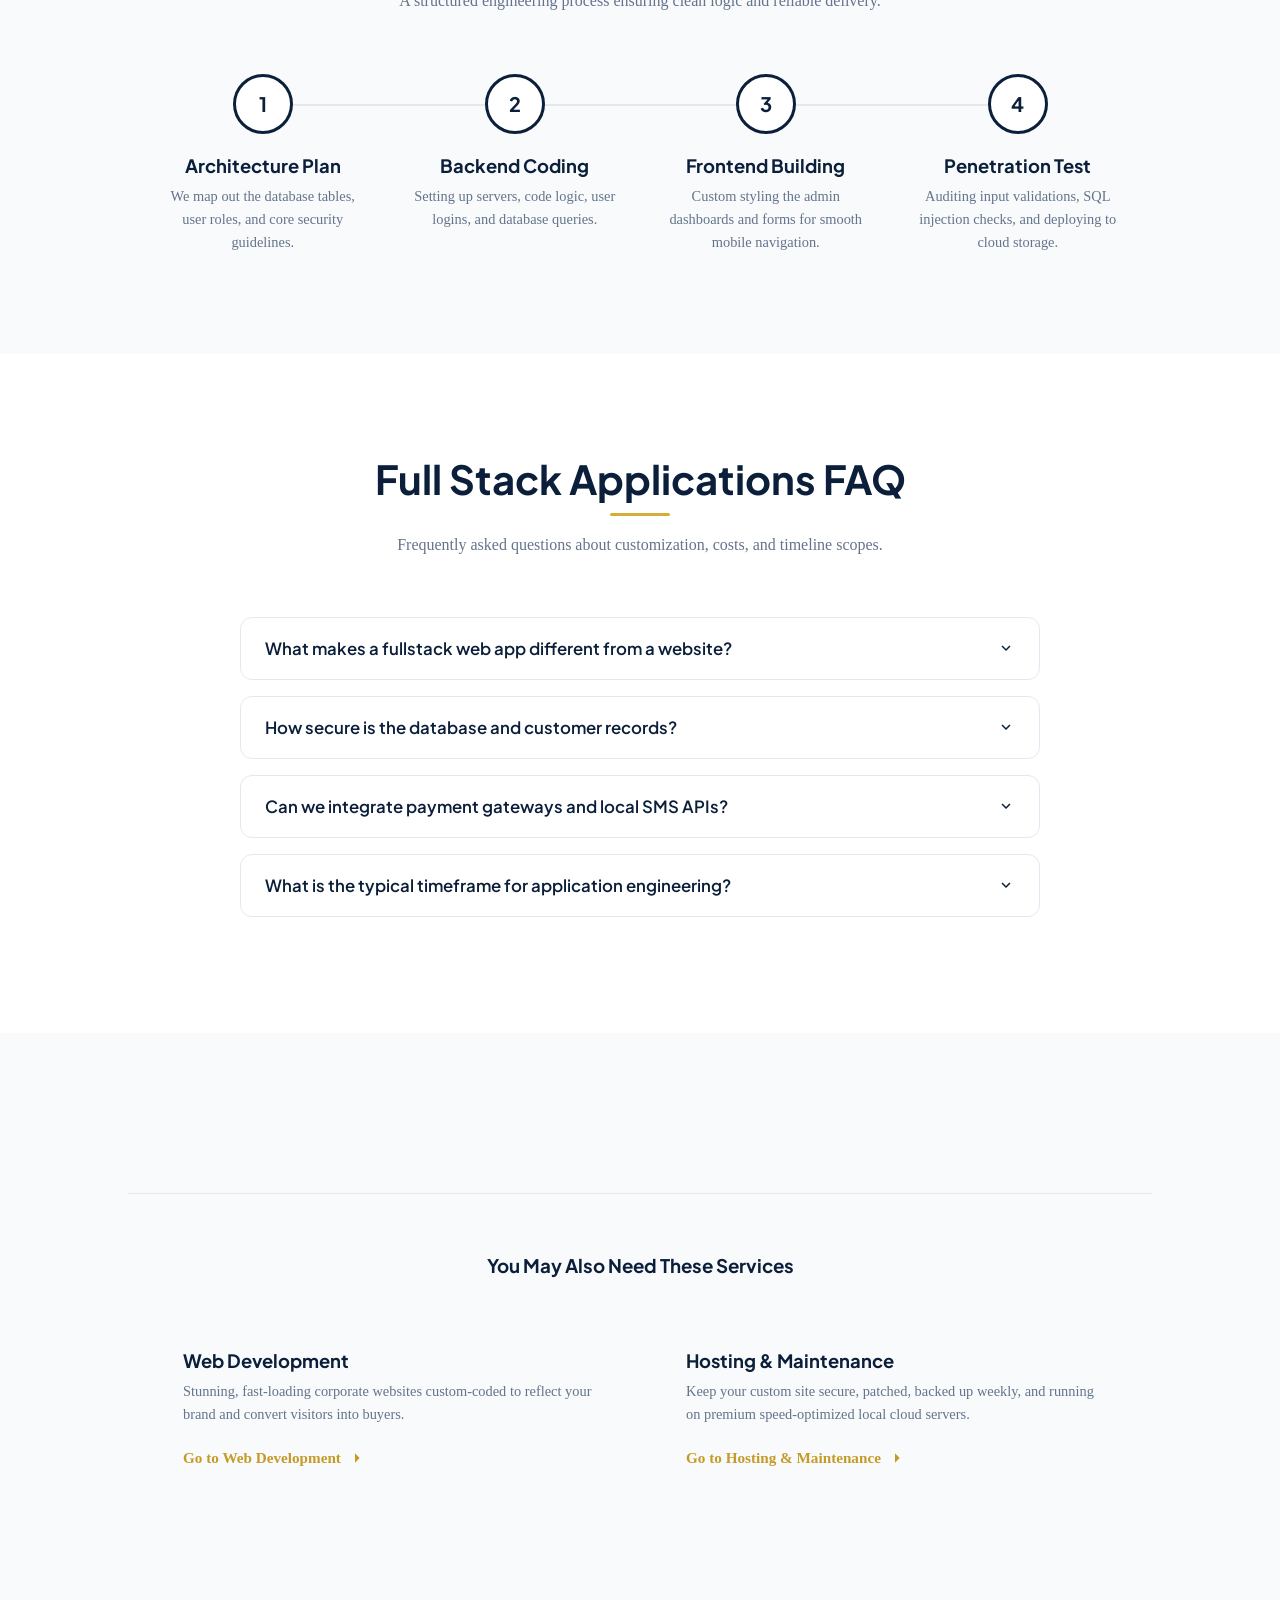
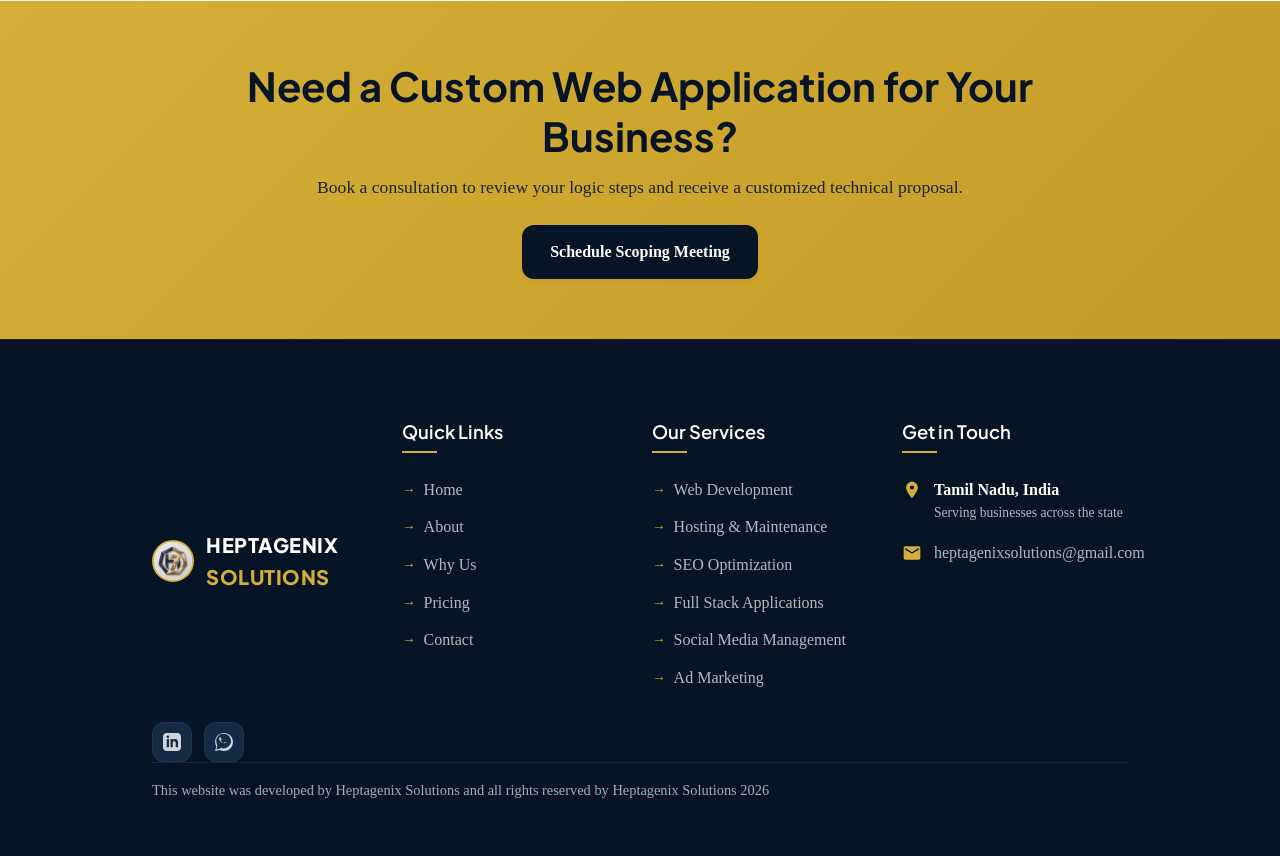
<file: fullstack-applications.html>
<!DOCTYPE html>
<html lang="en">
<head>
  <meta charset="UTF-8">
  <meta name="viewport" content="width=device-width, initial-scale=1.0">
  <title>Heptagenix Solutions | Full Stack Apps</title>
  <meta name="description" content="Secure database apps, admin portals, scheduling dashboards, and custom APIs built to automate your business. Professional development in Tamil Nadu.">
  
  <!-- Open Graph / Facebook -->
  <meta property="og:type" content="website">
  <meta property="og:url" content="fullstack-applications.html">
  <meta property="og:title" content="Custom Full Stack Applications Tamil Nadu | Heptagenix Solutions">
  <meta property="og:description" content="Secure database apps, admin portals, scheduling dashboards, and custom APIs built to automate your business. Professional development in Tamil Nadu.">
  <meta property="og:image" content="assets/logo/logo.png">

  <!-- Stylesheets -->
  <link rel="stylesheet" href="css/style.css?v=1.0.1">
  <link rel="icon" type="image/png" href="assets/logo/favicon.png?v=1.0.1">
</head>
<body>

  <!-- HEADER -->
  <header class="header">
    <div class="container header-container">
      <a href="index.html" class="logo-container" aria-label="Heptagenix Solutions Home">
        <img src="assets/logo/logo.png" alt="Heptagenix Solutions" class="logo-img" onerror="this.style.display='none'; this.nextElementSibling.style.display='block';">
        <span class="logo-text" style="display: none;">Heptagenix <span>Solutions</span></span>
      </a>
      
      <button class="hamburger" aria-label="Toggle navigation menu" aria-expanded="false" aria-controls="nav-menu">
        <span></span>
        <span></span>
        <span></span>
      </button>
      
      <nav class="nav-menu" id="nav-menu">
        <a href="index.html" class="nav-link">Home</a>
        <a href="about.html" class="nav-link">About</a>
        <a href="why-us.html" class="nav-link">Why Us</a>
        <div class="nav-item-dropdown">
          <a href="#" class="nav-link dropdown-toggle" aria-haspopup="true" aria-expanded="false">Services <svg viewBox="0 0 24 24"><path d="M7 10l5 5 5-5z"/></svg></a>
          <div class="dropdown-menu">
            <a href="web-development.html" class="dropdown-item">Web Development</a>
            <a href="hosting-maintenance.html" class="dropdown-item">Hosting & Maintenance</a>
            <a href="seo-optimization.html" class="dropdown-item">SEO Optimization</a>
            <a href="fullstack-applications.html" class="dropdown-item">Full Stack Applications</a>
            <a href="social-media-management.html" class="dropdown-item">Social Media Management</a>
            <a href="ad-marketing.html" class="dropdown-item">Ad Marketing</a>
          </div>
        </div>
        <a href="pricing.html" class="nav-link">Pricing</a>
        <a href="contact.html" class="nav-link">Contact</a>
        </nav>
      
      <button class="lang-switch-btn" id="langSwitchBtn" aria-label="Switch Language to Tamil">
        <svg viewBox="0 0 24 24"><path d="M12.87 15.07l-2.54-2.51.03-.03c1.74-1.94 2.98-4.17 3.71-6.53H17V4h-7V2H8v2H1v1.99h11.17C11.5 7.92 10.44 9.75 9 11.35 8.07 10.32 7.3 9.19 6.69 8h-2c.73 1.63 1.73 3.17 2.98 4.56l-5.09 5.02L4 19l5-5 3.11 3.11.76-2.04zM18.5 10h-2L12 22h2l1.12-3h4.75L21 22h2l-4.5-12zm-2.62 7l1.62-4.33L19.12 17h-3.24z"/></svg>
        <span class="lang-text">தமிழ்</span>
      </button>
    </div>
  </header>

  <main>
    <!-- PAGE HERO -->
    <section class="page-hero">
      <div class="container">
        <h1>Full Stack Applications</h1>
        <div class="breadcrumb">
          <a href="index.html">Home</a>
          <span>/</span>
          <a href="index.html#services">Services</a>
          <span>/</span>
          <span>Full Stack Applications</span>
        </div>
      </div>
    </section>

    <!-- SERVICE DETAIL MAIN SECTION -->
    <section class="section">
      <div class="container grid-2">
        <div class="scroll-reveal">
          <div class="section-header align-left">
            <h2>Custom Software Engineering for Growing Workflows</h2>
            <p class="text-muted">When a standard website is not enough, we build bespoke fullstack web applications that automate your operational steps, store business data securely, and scale with your user base.</p>
          </div>
          
          <p style="margin-bottom: 30px;">Whether you need an internal portal to track dealer inventory, a booking panel for custom appointments, or a secure admin dashboard to control products and orders, our developers build robust backend databases and highly functional user interfaces to fit your exact specifications.</p>

          <h3 style="margin-bottom: 20px;">What's Included in this Service</h3>
          
          <div class="feature-list">
            <!-- Feature 1 -->
            <div class="feature-item">
              <div class="feature-icon-box">
                <svg viewBox="0 0 24 24"><path d="M20 18c1.1 0 1.99-.9 1.99-2L22 6c0-1.1-.9-2-2-2H4c-1.1 0-2 .9-2 2v10c0 1.1.9 2 2 2H0v2h24v-2h-4zM4 6h16v10H4V6z"/></svg>
              </div>
              <div class="feature-info">
                <h3>Admin Dashboards</h3>
                <p>Easy-to-use control panels to track dynamic data, users, and orders.</p>
              </div>
            </div>

            <!-- Feature 2 -->
            <div class="feature-item">
              <div class="feature-icon-box">
                <svg viewBox="0 0 24 24"><path d="M20 2H4c-1.1 0-1.99.9-1.99 2L2 22l4-4h14c1.1 0 2-.9 2-2V4c0-1.1-.9-2-2-2zm-2 12H6v-2h12v2zm0-3H6V9h12v2zm0-3H6V6h12v2z"/></svg>
              </div>
              <div class="feature-info">
                <h3>Secure Databases</h3>
                <p>Custom schema layout on relational databases like MySQL or PostgreSQL.</p>
              </div>
            </div>

            <!-- Feature 3 -->
            <div class="feature-item">
              <div class="feature-icon-box">
                <svg viewBox="0 0 24 24"><path d="M20 4H4c-1.1 0-1.99.9-1.99 2L2 18c0 1.1.9 2 2 2h16c1.1 0 2-.9 2-2V6c0-1.1-.9-2-2-2zM4 9h16v9H4V9z"/></svg>
              </div>
              <div class="feature-info">
                <h3>Third-Party API Hook</h3>
                <p>Integrate SMS triggers, WhatsApp templates, and local payment getaways.</p>
              </div>
            </div>

            <!-- Feature 4 -->
            <div class="feature-item">
              <div class="feature-icon-box">
                <svg viewBox="0 0 24 24"><path d="M12 1L3 5v6c0 5.55 3.84 10.74 9 12 5.16-1.26 9-6.45 9-12V5l-9-4zm-2 15l-3-3 1.41-1.41L10 13.17l5.59-5.59L17 9l-7 7z"/></svg>
              </div>
              <div class="feature-info">
                <h3>Encryption Security</h3>
                <p>Modern encryption methods to shield user credentials and customer files.</p>
              </div>
            </div>
          </div>
        </div>

        <div class="scroll-reveal delay-2">
          <div class="service-meta-box">
            <h2>Who This Is For</h2>
            <p>Our custom fullstack application packages are designed to automate operations and replace spreadsheets for businesses like:</p>
            <ul class="footer-links" style="margin-bottom: 30px;">
              <li style="color: var(--text-charcoal); margin-bottom: 10px;">Distributors requiring custom B2B bulk ordering systems</li>
              <li style="color: var(--text-charcoal); margin-bottom: 10px;">Booking operations (travel desks, event halls, service booking)</li>
              <li style="color: var(--text-charcoal); margin-bottom: 10px;">Private coaching classes, schools, and clinics managing databases</li>
              <li style="color: var(--text-charcoal); margin-bottom: 10px;">Growing startups building custom client-facing applications</li>
            </ul>
            <a href="https://forms.gle/dVV4Y6iWr2HJKnKQ7" class="btn btn-primary" target="_blank" rel="noopener">Scope Your Application</a>
          </div>
        </div>
      </div>
    </section>

    <!-- PROCESS DETAIL SECTION -->
    <section class="section section-offwhite">
      <div class="container">
        <div class="section-header text-center scroll-reveal">
          <h2>Our Development Process</h2>
          <p class="text-muted">A structured engineering process ensuring clean logic and reliable delivery.</p>
        </div>

        <div class="process-timeline">
          <div class="process-step scroll-reveal delay-1">
            <div class="process-icon">1</div>
            <h3>Architecture Plan</h3>
            <p>We map out the database tables, user roles, and core security guidelines.</p>
          </div>
          <div class="process-step scroll-reveal delay-2">
            <div class="process-icon">2</div>
            <h3>Backend Coding</h3>
            <p>Setting up servers, code logic, user logins, and database queries.</p>
          </div>
          <div class="process-step scroll-reveal delay-3">
            <div class="process-icon">3</div>
            <h3>Frontend Building</h3>
            <p>Custom styling the admin dashboards and forms for smooth mobile navigation.</p>
          </div>
          <div class="process-step scroll-reveal delay-4">
            <div class="process-icon">4</div>
            <h3>Penetration Test</h3>
            <p>Auditing input validations, SQL injection checks, and deploying to cloud storage.</p>
          </div>
        </div>
      </div>
    </section>

    <!-- FAQ ACCORDION SECTION -->
    <section class="section">
      <div class="container">
        <div class="section-header text-center scroll-reveal">
          <h2>Full Stack Applications FAQ</h2>
          <p class="text-muted">Frequently asked questions about customization, costs, and timeline scopes.</p>
        </div>

        <div class="faq-accordion scroll-reveal">
          <!-- Item 1 -->
          <div class="faq-item">
            <button class="faq-header">
              <h3>What makes a fullstack web app different from a website?</h3>
              <svg class="faq-icon-arrow" viewBox="0 0 24 24"><path d="M7.41 8.59L12 13.17l4.59-4.58L18 10l-6 6-6-6 1.41-1.41z"/></svg>
            </button>
            <div class="faq-body">
              <div class="faq-content">
                A standard website is informational (brochure pages). A fullstack web application is dynamic and database-driven: it allows users to log in, create profiles, book dates, process payments, and search databases, while giving admins a secure panel to control everything.
              </div>
            </div>
          </div>

          <!-- Item 2 -->
          <div class="faq-item">
            <button class="faq-header">
              <h3>How secure is the database and customer records?</h3>
              <svg class="faq-icon-arrow" viewBox="0 0 24 24"><path d="M7.41 8.59L12 13.17l4.59-4.58L18 10l-6 6-6-6 1.41-1.41z"/></svg>
            </button>
            <div class="faq-body">
              <div class="faq-content">
                We implement industry-standard database guidelines: password salting and hashing, prevention of SQL injections, input verification, cross-site scripting (XSS) blocks, and HTTPS encryption.
              </div>
            </div>
          </div>

          <!-- Item 3 -->
          <div class="faq-item">
            <button class="faq-header">
              <h3>Can we integrate payment gateways and local SMS APIs?</h3>
              <svg class="faq-icon-arrow" viewBox="0 0 24 24"><path d="M7.41 8.59L12 13.17l4.59-4.58L18 10l-6 6-6-6 1.41-1.41z"/></svg>
            </button>
            <div class="faq-body">
              <div class="faq-content">
                Yes. We integrate leading UPI gateways (Razorpay, Instamojo) so customers can pay directly via GPay, PhonePe, or Cards. We also link SMS gateways (like Twilio or local providers) for automatic order updates or OTP verifications.
              </div>
            </div>
          </div>

          <!-- Item 4 -->
          <div class="faq-item">
            <button class="faq-header">
              <h3>What is the typical timeframe for application engineering?</h3>
              <svg class="faq-icon-arrow" viewBox="0 0 24 24"><path d="M7.41 8.59L12 13.17l4.59-4.58L18 10l-6 6-6-6 1.41-1.41z"/></svg>
            </button>
            <div class="faq-body">
              <div class="faq-content">
                Simple databases and booking scripts take approximately 4 to 5 weeks. More complex ERP panels or SaaS applications with extensive role structures and API linkages require 6 to 10 weeks.
              </div>
            </div>
          </div>
        </div>
      </div>
    </section>

    <!-- INTERNAL LINKING / CROSSLINKING SECTION -->
    <section class="section section-offwhite">
      <div class="container service-crosslinks">
        <h3 class="text-center" style="margin-bottom: 40px;">You May Also Need These Services</h3>
        <div class="crosslink-grid">
          <!-- Link Card 1 -->
          <div class="crosslink-card scroll-reveal delay-1">
            <div>
              <h4>Web Development</h4>
              <p>Stunning, fast-loading corporate websites custom-coded to reflect your brand and convert visitors into buyers.</p>
            </div>
            <a href="web-development.html" class="service-link" style="color: var(--accent-gold-hover);">Go to Web Development <svg viewBox="0 0 24 24"><path d="M5 12h14M12 5l7 7-7 7"/></svg></a>
          </div>

          <!-- Link Card 2 -->
          <div class="crosslink-card scroll-reveal delay-2">
            <div>
              <h4>Hosting & Maintenance</h4>
              <p>Keep your custom site secure, patched, backed up weekly, and running on premium speed-optimized local cloud servers.</p>
            </div>
            <a href="hosting-maintenance.html" class="service-link" style="color: var(--accent-gold-hover);">Go to Hosting & Maintenance <svg viewBox="0 0 24 24"><path d="M5 12h14M12 5l7 7-7 7"/></svg></a>
          </div>
        </div>
      </div>
    </section>

    <!-- FINAL CTA BAND -->
    <section class="cta-band">
      <div class="container cta-band-content scroll-reveal">
        <h2>Need a Custom Web Application for Your Business?</h2>
        <p>Book a consultation to review your logic steps and receive a customized technical proposal.</p>
        <a href="https://forms.gle/dVV4Y6iWr2HJKnKQ7" class="btn btn-primary" target="_blank" rel="noopener">Schedule Scoping Meeting</a>
      </div>
    </section>
  </main>

  <!-- FOOTER -->
  <footer class="footer">
    <div class="container">
      <div class="grid-4 footer-top">
        <div class="footer-logo-col">
          <a href="index.html" class="logo-container" aria-label="Heptagenix Solutions Home">
            <img src="assets/logo/logo.png" alt="Heptagenix Solutions Logo" class="logo-img" onerror="this.style.display='none'; this.nextElementSibling.style.display='block';">
            <span class="logo-text" style="display: none; color: var(--white);">Heptagenix <span style="color: var(--accent-gold);">Solutions</span></span>
          </a>
          
                    <div class="social-links">
            <a href="https://www.linkedin.com/in/heptagenixsolutions/" class="social-icon" aria-label="LinkedIn" target="_blank" rel="noopener">
              <svg viewBox="0 0 24 24"><path d="M19 0h-14c-2.761 0-5 2.239-5 5v14c0 2.761 2.239 5 5 5h14c2.762 0 5-2.239 5-5v-14c0-2.761-2.238-5-5-5zm-11 19h-3v-11h3v11zm-1.5-12.268c-.966 0-1.75-.79-1.75-1.764s.784-1.764 1.75-1.764 1.75.79 1.75 1.764-.783 1.764-1.75 1.764zm13.5 12.268h-3v-5.604c0-3.368-4-3.113-4 0v5.604h-3v-11h3v1.765c1.396-2.586 7-2.777 7 2.476v6.759z"/></svg>
            </a>
            <a href="https://wa.me/919600630469?text=Hi%20Heptagenix%20Solutions,%20I%20would%20like%20to%20request%20a%20free%20consultation." class="social-icon" aria-label="WhatsApp" target="_blank" rel="noopener">
              <svg viewBox="0 0 24 24"><path d="M.057 24l1.687-6.163c-1.041-1.804-1.588-3.849-1.587-5.946C.06 5.348 5.397.01 12.008.01c3.202.001 6.212 1.246 8.477 3.514 2.266 2.268 3.507 5.28 3.505 8.484-.004 6.657-5.34 11.997-11.953 11.997-2.005-.001-3.973-.502-5.724-1.457L0 24zm6.59-4.846c1.6.95 3.188 1.449 4.825 1.451 5.436 0 9.86-4.37 9.864-9.799.002-2.63-1.023-5.101-2.885-6.965C16.528 2.01 14.069.99 11.503.99c-5.437 0-9.862 4.371-9.866 9.802-.001 1.763.483 3.488 1.402 5.07L2.099 21.84l6.042-1.579-.044-.047-.45-.66zM15.42 12.9c-.272-.136-1.61-.794-1.86-.885-.25-.091-.432-.136-.613.136-.182.273-.703.885-.862 1.067-.159.182-.318.205-.59.069-.272-.136-1.15-.424-2.19-1.353-.809-.721-1.355-1.612-1.514-1.885-.159-.272-.017-.42.119-.556.122-.122.272-.318.408-.477.136-.159.182-.272.272-.454.091-.181.045-.341-.023-.477-.068-.136-.613-1.477-.84-2.023-.222-.534-.488-.46-.613-.466-.12-.005-.26-.007-.403-.007-.143 0-.375.054-.572.272-.197.218-.753.736-.753 1.794s.77 2.083.877 2.228c.108.145 1.516 2.314 3.672 3.245.513.222.914.355 1.226.454.516.164.986.141 1.357.085.414-.062 1.61-.658 1.838-1.294.227-.636.227-1.182.159-1.294-.068-.113-.25-.181-.522-.317z"/></svg>
            </a>
          </div>
        </div>
        
        <div class="footer-links-col">
          <h4 class="footer-title">Quick Links</h4>
          <ul class="footer-links">
            <li><a href="index.html">Home</a></li>
            <li><a href="about.html">About Us</a></li>
              <li><a href="why-us.html">Why Choose Us</a></li>
            <li><a href="pricing.html">Pricing Plans</a></li>
            <li><a href="contact.html">Contact Us</a></li>
          </ul>
        </div>
        
        <div class="footer-links-col">
          <h4 class="footer-title">Our Services</h4>
          <ul class="footer-links">
            <li><a href="web-development.html">Web Development</a></li>
            <li><a href="hosting-maintenance.html">Hosting & Support</a></li>
            <li><a href="seo-optimization.html">SEO Optimization</a></li>
            <li><a href="fullstack-applications.html">Full Stack Apps</a></li>
            <li><a href="social-media-management.html">Social Media</a></li>
            <li><a href="ad-marketing.html">Ad Marketing</a></li>
          </ul>
        </div>
        
        <div class="footer-contact-col">
          <h4 class="footer-title">Get in Touch</h4>
          <div class="footer-contact-item">
            <svg viewBox="0 0 24 24"><path d="M12 2C8.13 2 5 5.13 5 9c0 5.25 7 13 7 13s7-7.75 7-13c0-3.87-3.13-7-7-7zm0 9.5c-1.38 0-2.5-1.12-2.5-2.5s1.12-2.5 2.5-2.5 2.5 1.12 2.5 2.5-1.12 2.5-2.5 2.5z"/></svg>
            <div>
              <p style="font-weight: 600; color: var(--white);">Tamil Nadu, India</p>
              <p style="font-size: 0.85rem;">Serving businesses across the state</p>
            </div>
          </div>
          <div class="footer-contact-item">
            <svg viewBox="0 0 24 24"><path d="M20 4H4c-1.1 0-1.99.9-1.99 2L2 18c0 1.1.9 2 2 2h16c1.1 0 2-.9 2-2V6c0-1.1-.9-2-2-2zm0 4l-8 5-8-5V6l8 5 8-5v2z"/></svg>
            <a href="mailto:heptagenixsolutions@gmail.com">heptagenixsolutions@gmail.com</a>
          </div>
        </div>
      </div>
      
      <div class="footer-bottom">
        <div class="footer-marquee">
          <p id="footerMarqueeText">This website was developed by Heptagenix Solutions and all rights reserved by Heptagenix Solutions 2026</p>
        </div>
      </div>
    </div>
  </footer>

  <!-- Scripts -->
  <script src="js/script.js"></script>

  <!-- Floating WhatsApp Widget -->
  <div class="whatsapp-widget">
    <div class="whatsapp-tooltip" id="whatsappTooltip">Need a free quote? Chat with our experts!</div>
    <a href="https://wa.me/919600630469?text=Hi%20Heptagenix%20Solutions,%20I%20would%20like%20to%20request%20a%20free%20consultation." class="whatsapp-button" target="_blank" rel="noopener" aria-label="Chat on WhatsApp" id="whatsappButton">
      <span class="whatsapp-badge"></span>
      <svg viewBox="0 0 24 24"><path d="M.057 24l1.687-6.163c-1.041-1.804-1.588-3.849-1.587-5.946C.06 5.348 5.397.01 12.008.01c3.202.001 6.212 1.246 8.477 3.514 2.266 2.268 3.507 5.28 3.505 8.484-.004 6.657-5.34 11.997-11.953 11.997-2.005-.001-3.973-.502-5.724-1.457L0 24zm6.59-4.846c1.6.95 3.188 1.449 4.825 1.451 5.436 0 9.86-4.37 9.864-9.799.002-2.63-1.023-5.101-2.885-6.965C16.528 2.01 14.069.99 11.503.99c-5.437 0-9.862 4.371-9.866 9.802-.001 1.763.483 3.488 1.402 5.07L2.099 21.84l6.042-1.579-.044-.047-.45-.66zM15.42 12.9c-.272-.136-1.61-.794-1.86-.885-.25-.091-.432-.136-.613.136-.182.273-.703.885-.862 1.067-.159.182-.318.205-.59.069-.272-.136-1.15-.424-2.19-1.353-.809-.721-1.355-1.612-1.514-1.885-.159-.272-.017-.42.119-.556.122-.122.272-.318.408-.477.136-.159.182-.272.272-.454.091-.181.045-.341-.023-.477-.068-.136-.613-1.477-.84-2.023-.222-.534-.488-.46-.613-.466-.12-.005-.26-.007-.403-.007-.143 0-.375.054-.572.272-.197.218-.753.736-.753 1.794s.77 2.083.877 2.228c.108.145 1.516 2.314 3.672 3.245.513.222.914.355 1.226.454.516.164.986.141 1.357.085.414-.062 1.61-.658 1.838-1.294.227-.636.227-1.182.159-1.294-.068-.113-.25-.181-.522-.317z"/></svg>
    </a>
  </div>
</body>
</html>
</file>
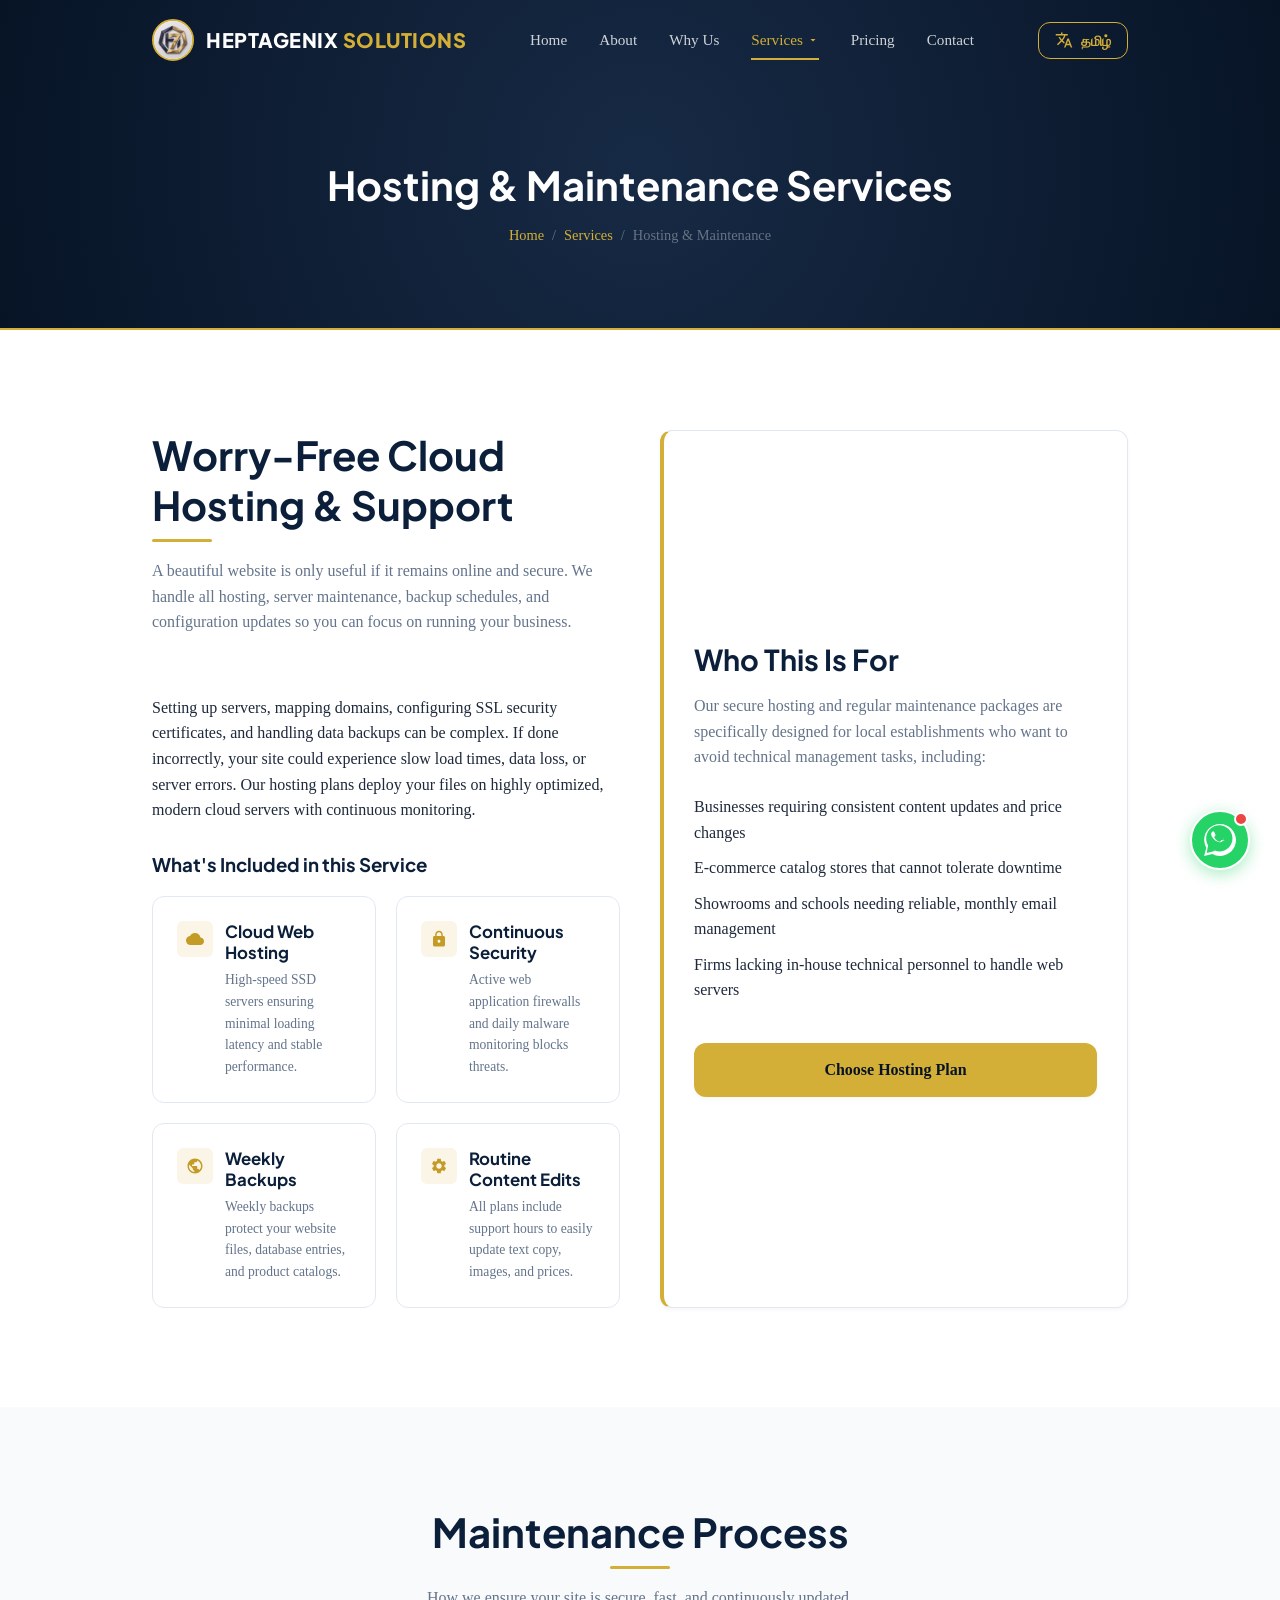
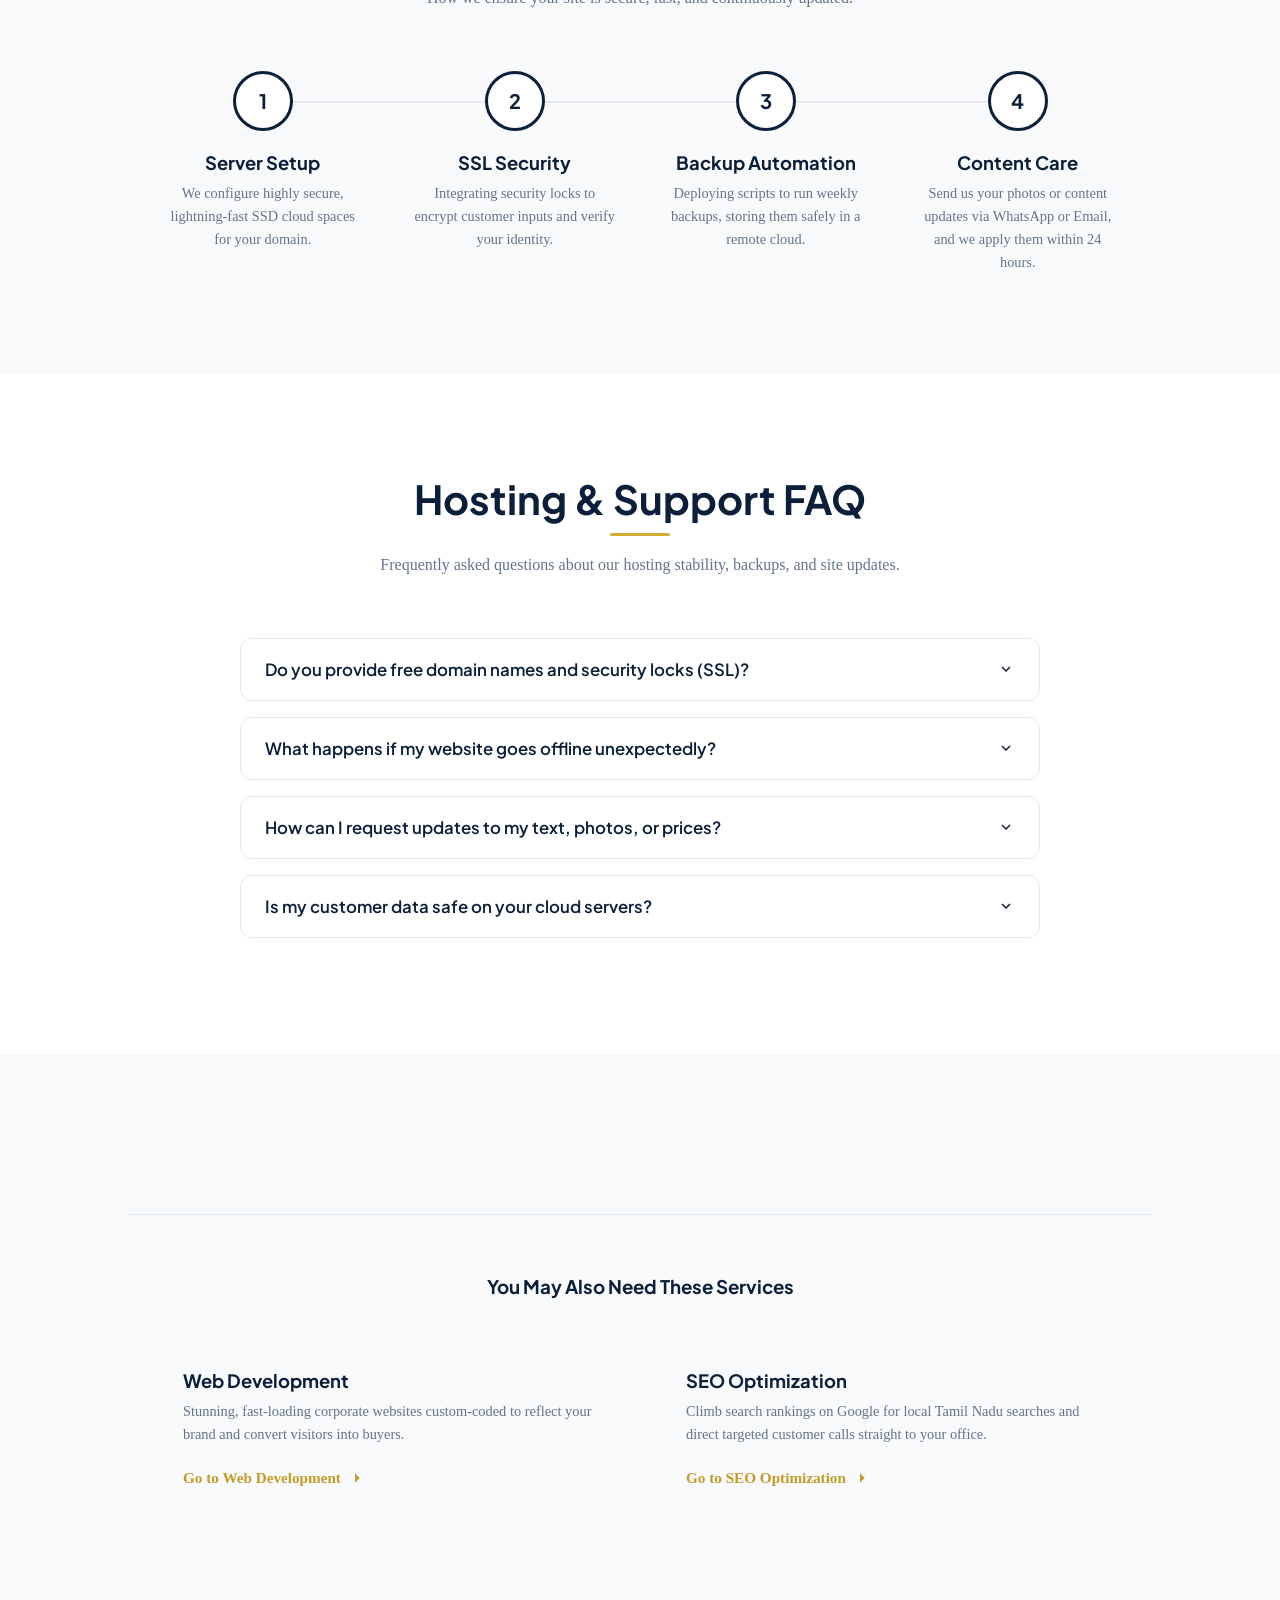
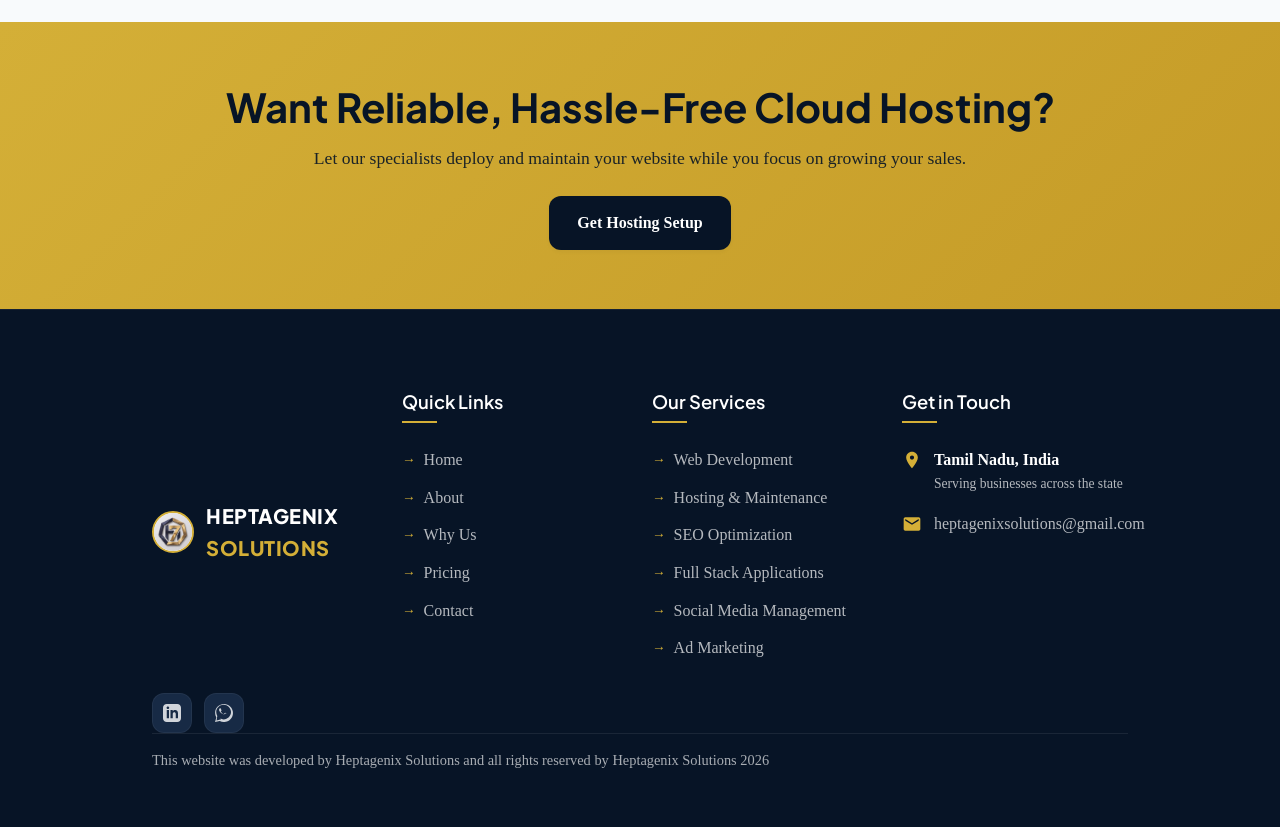
<file: hosting-maintenance.html>
<!DOCTYPE html>
<html lang="en">
<head>
  <meta charset="UTF-8">
  <meta name="viewport" content="width=device-width, initial-scale=1.0">
  <title>Heptagenix Solutions | Hosting & Maintenance</title>
  <meta name="description" content="Never worry about downtime. We provide secure domain setups, fast cloud hosting, backups, and maintenance packages optimized for Tamil Nadu businesses.">
  
  <!-- Open Graph / Facebook -->
  <meta property="og:type" content="website">
  <meta property="og:url" content="hosting-maintenance.html">
  <meta property="og:title" content="Secure Web Hosting & Maintenance Tamil Nadu | Heptagenix Solutions">
  <meta property="og:description" content="Never worry about downtime. We provide secure domain setups, fast cloud hosting, backups, and maintenance packages optimized for Tamil Nadu businesses.">
  <meta property="og:image" content="assets/logo/logo.png">

  <!-- Stylesheets -->
  <link rel="stylesheet" href="css/style.css?v=1.0.1">
  <link rel="icon" type="image/png" href="assets/logo/favicon.png?v=1.0.1">
</head>
<body>

  <!-- HEADER -->
  <header class="header">
    <div class="container header-container">
      <a href="index.html" class="logo-container" aria-label="Heptagenix Solutions Home">
        <img src="assets/logo/logo.png" alt="Heptagenix Solutions" class="logo-img" onerror="this.style.display='none'; this.nextElementSibling.style.display='block';">
        <span class="logo-text" style="display: none;">Heptagenix <span>Solutions</span></span>
      </a>
      
      <button class="hamburger" aria-label="Toggle navigation menu" aria-expanded="false" aria-controls="nav-menu">
        <span></span>
        <span></span>
        <span></span>
      </button>
      
      <nav class="nav-menu" id="nav-menu">
        <a href="index.html" class="nav-link">Home</a>
        <a href="about.html" class="nav-link">About</a>
        <a href="why-us.html" class="nav-link">Why Us</a>
        <div class="nav-item-dropdown">
          <a href="#" class="nav-link dropdown-toggle" aria-haspopup="true" aria-expanded="false">Services <svg viewBox="0 0 24 24"><path d="M7 10l5 5 5-5z"/></svg></a>
          <div class="dropdown-menu">
            <a href="web-development.html" class="dropdown-item">Web Development</a>
            <a href="hosting-maintenance.html" class="dropdown-item">Hosting & Maintenance</a>
            <a href="seo-optimization.html" class="dropdown-item">SEO Optimization</a>
            <a href="fullstack-applications.html" class="dropdown-item">Full Stack Applications</a>
            <a href="social-media-management.html" class="dropdown-item">Social Media Management</a>
            <a href="ad-marketing.html" class="dropdown-item">Ad Marketing</a>
          </div>
        </div>
        <a href="pricing.html" class="nav-link">Pricing</a>
        <a href="contact.html" class="nav-link">Contact</a>
        </nav>
      
      <button class="lang-switch-btn" id="langSwitchBtn" aria-label="Switch Language to Tamil">
        <svg viewBox="0 0 24 24"><path d="M12.87 15.07l-2.54-2.51.03-.03c1.74-1.94 2.98-4.17 3.71-6.53H17V4h-7V2H8v2H1v1.99h11.17C11.5 7.92 10.44 9.75 9 11.35 8.07 10.32 7.3 9.19 6.69 8h-2c.73 1.63 1.73 3.17 2.98 4.56l-5.09 5.02L4 19l5-5 3.11 3.11.76-2.04zM18.5 10h-2L12 22h2l1.12-3h4.75L21 22h2l-4.5-12zm-2.62 7l1.62-4.33L19.12 17h-3.24z"/></svg>
        <span class="lang-text">தமிழ்</span>
      </button>
    </div>
  </header>

  <main>
    <!-- PAGE HERO -->
    <section class="page-hero">
      <div class="container">
        <h1>Hosting & Maintenance Services</h1>
        <div class="breadcrumb">
          <a href="index.html">Home</a>
          <span>/</span>
          <a href="index.html#services">Services</a>
          <span>/</span>
          <span>Hosting & Maintenance</span>
        </div>
      </div>
    </section>

    <!-- SERVICE DETAIL MAIN SECTION -->
    <section class="section">
      <div class="container grid-2">
        <div class="scroll-reveal">
          <div class="section-header align-left">
            <h2>Worry-Free Cloud Hosting & Support</h2>
            <p class="text-muted">A beautiful website is only useful if it remains online and secure. We handle all hosting, server maintenance, backup schedules, and configuration updates so you can focus on running your business.</p>
          </div>
          
          <p style="margin-bottom: 30px;">Setting up servers, mapping domains, configuring SSL security certificates, and handling data backups can be complex. If done incorrectly, your site could experience slow load times, data loss, or server errors. Our hosting plans deploy your files on highly optimized, modern cloud servers with continuous monitoring.</p>

          <h3 style="margin-bottom: 20px;">What's Included in this Service</h3>
          
          <div class="feature-list">
            <!-- Feature 1 -->
            <div class="feature-item">
              <div class="feature-icon-box">
                <svg viewBox="0 0 24 24"><path d="M19.35 10.04C18.67 6.59 15.64 4 12 4 9.11 4 6.6 5.64 5.35 8.04 2.34 8.36 0 10.91 0 14c0 3.31 2.69 6 6 6h13c2.76 0 5-2.24 5-5 0-2.64-2.05-4.78-4.65-4.96z"/></svg>
              </div>
              <div class="feature-info">
                <h3>Cloud Web Hosting</h3>
                <p>High-speed SSD servers ensuring minimal loading latency and stable performance.</p>
              </div>
            </div>

            <!-- Feature 2 -->
            <div class="feature-item">
              <div class="feature-icon-box">
                <svg viewBox="0 0 24 24"><path d="M18 8h-1V6c0-2.76-2.24-5-5-5S7 3.24 7 6v2H6c-1.1 0-2 .9-2 2v10c0 1.1.9 2 2 2h12c1.1 0 2-.9 2-2V10c0-1.1-.9-2-2-2zm-6 9c-1.1 0-2-.9-2-2s.9-2 2-2 2 .9 2 2-.9 2-2 2zm3.1-9H8.9V6c0-1.71 1.39-3.1 3.1-3.1 1.71 0 3.1 1.39 3.1 3.1v2z"/></svg>
              </div>
              <div class="feature-info">
                <h3>Continuous Security</h3>
                <p>Active web application firewalls and daily malware monitoring blocks threats.</p>
              </div>
            </div>

            <!-- Feature 3 -->
            <div class="feature-item">
              <div class="feature-icon-box">
                <svg viewBox="0 0 24 24"><path d="M12 2C6.48 2 2 6.48 2 12s4.48 10 10 10 10-4.48 10-10S17.52 2 12 2zm-1 17.93c-3.95-.49-7-3.85-7-7.93 0-.62.08-1.21.21-1.79L9 15v1c0 1.1.9 2 2 2v1.93zm6.9-2.53c-.26-.81-1-1.4-1.9-1.4h-1v-3c0-.55-.45-1-1-1h-6v-2h2c.55 0 1-.45 1-1V7h2c1.1 0 2-.9 2-2v-.41c2.93 1.19 5 4.06 5 7.41 0 2.08-.8 3.97-2.1 5.4z"/></svg>
              </div>
              <div class="feature-info">
                <h3>Weekly Backups</h3>
                <p>Weekly backups protect your website files, database entries, and product catalogs.</p>
              </div>
            </div>

            <!-- Feature 4 -->
            <div class="feature-item">
              <div class="feature-icon-box">
                <svg viewBox="0 0 24 24"><path d="M19.14 12.94c.04-.3.06-.61.06-.94 0-.32-.02-.64-.07-.94l2.03-1.58c.18-.14.23-.41.12-.61l-1.92-3.32c-.12-.22-.37-.29-.59-.22l-2.39.96c-.5-.38-1.03-.7-1.62-.94l-.36-2.54c-.04-.24-.24-.41-.48-.41h-3.84c-.24 0-.43.17-.47.41l-.36 2.54c-.59.24-1.13.57-1.62.94l-2.39-.96c-.22-.08-.47 0-.59.22L2.74 8.87c-.12.21-.08.47.12.61l2.03 1.58c-.05.3-.09.63-.09.94s.02.64.07.94l-2.03 1.58c-.18.14-.23.41-.12.61l1.92 3.32c.12.22.37.29.59.22l2.39-.96c.5.38 1.03.7 1.62.94l.36 2.54c.05.24.24.41.48.41h3.84c.24 0 .44-.17.47-.41l.36-2.54c.59-.24 1.13-.56 1.62-.94l2.39.96c.22.08.47 0 .59-.22l1.92-3.32c.12-.22.07-.47-.12-.61l-2.01-1.58zM12 15.6c-1.98 0-3.6-1.62-3.6-3.6s1.62-3.6 3.6-3.6 3.6 1.62 3.6 3.6-1.62 3.6-3.6 3.6z"/></svg>
              </div>
              <div class="feature-info">
                <h3>Routine Content Edits</h3>
                <p>All plans include support hours to easily update text copy, images, and prices.</p>
              </div>
            </div>
          </div>
        </div>

        <div class="scroll-reveal delay-2">
          <div class="service-meta-box">
            <h2>Who This Is For</h2>
            <p>Our secure hosting and regular maintenance packages are specifically designed for local establishments who want to avoid technical management tasks, including:</p>
            <ul class="footer-links" style="margin-bottom: 30px;">
              <li style="color: var(--text-charcoal); margin-bottom: 10px;">Businesses requiring consistent content updates and price changes</li>
              <li style="color: var(--text-charcoal); margin-bottom: 10px;">E-commerce catalog stores that cannot tolerate downtime</li>
              <li style="color: var(--text-charcoal); margin-bottom: 10px;">Showrooms and schools needing reliable, monthly email management</li>
              <li style="color: var(--text-charcoal); margin-bottom: 10px;">Firms lacking in-house technical personnel to handle web servers</li>
            </ul>
            <a href="https://forms.gle/dVV4Y6iWr2HJKnKQ7" class="btn btn-primary" target="_blank" rel="noopener">Choose Hosting Plan</a>
          </div>
        </div>
      </div>
    </section>

    <!-- PROCESS DETAIL SECTION -->
    <section class="section section-offwhite">
      <div class="container">
        <div class="section-header text-center scroll-reveal">
          <h2>Maintenance Process</h2>
          <p class="text-muted">How we ensure your site is secure, fast, and continuously updated.</p>
        </div>

        <div class="process-timeline">
          <div class="process-step scroll-reveal delay-1">
            <div class="process-icon">1</div>
            <h3>Server Setup</h3>
            <p>We configure highly secure, lightning-fast SSD cloud spaces for your domain.</p>
          </div>
          <div class="process-step scroll-reveal delay-2">
            <div class="process-icon">2</div>
            <h3>SSL Security</h3>
            <p>Integrating security locks to encrypt customer inputs and verify your identity.</p>
          </div>
          <div class="process-step scroll-reveal delay-3">
            <div class="process-icon">3</div>
            <h3>Backup Automation</h3>
            <p>Deploying scripts to run weekly backups, storing them safely in a remote cloud.</p>
          </div>
          <div class="process-step scroll-reveal delay-4">
            <div class="process-icon">4</div>
            <h3>Content Care</h3>
            <p>Send us your photos or content updates via WhatsApp or Email, and we apply them within 24 hours.</p>
          </div>
        </div>
      </div>
    </section>

    <!-- FAQ ACCORDION SECTION -->
    <section class="section">
      <div class="container">
        <div class="section-header text-center scroll-reveal">
          <h2>Hosting & Support FAQ</h2>
          <p class="text-muted">Frequently asked questions about our hosting stability, backups, and site updates.</p>
        </div>

        <div class="faq-accordion scroll-reveal">
          <!-- Item 1 -->
          <div class="faq-item">
            <button class="faq-header">
              <h3>Do you provide free domain names and security locks (SSL)?</h3>
              <svg class="faq-icon-arrow" viewBox="0 0 24 24"><path d="M7.41 8.59L12 13.17l4.59-4.58L18 10l-6 6-6-6 1.41-1.41z"/></svg>
            </button>
            <div class="faq-body">
              <div class="faq-content">
                Yes. All our yearly hosting packages include a free `.com` or `.in` domain registration for the first year, alongside free SSL security certificates to display the secure padlock icon next to your URL.
              </div>
            </div>
          </div>

          <!-- Item 2 -->
          <div class="faq-item">
            <button class="faq-header">
              <h3>What happens if my website goes offline unexpectedly?</h3>
              <svg class="faq-icon-arrow" viewBox="0 0 24 24"><path d="M7.41 8.59L12 13.17l4.59-4.58L18 10l-6 6-6-6 1.41-1.41z"/></svg>
            </button>
            <div class="faq-body">
              <div class="faq-content">
                Our servers run automated tracking systems that alert us immediately in the event of an outage. We troubleshoot the issues instantly, and since we run weekly backups, we can restore your site in minutes if a critical server error occurs.
              </div>
            </div>
          </div>

          <!-- Item 3 -->
          <div class="faq-item">
            <button class="faq-header">
              <h3>How can I request updates to my text, photos, or prices?</h3>
              <svg class="faq-icon-arrow" viewBox="0 0 24 24"><path d="M7.41 8.59L12 13.17l4.59-4.58L18 10l-6 6-6-6 1.41-1.41z"/></svg>
            </button>
            <div class="faq-body">
              <div class="faq-content">
                It's very easy. You can send the new text copy or images to us directly via WhatsApp or Email. We apply the requested changes onto your live website within 24 business hours.
              </div>
            </div>
          </div>

          <!-- Item 4 -->
          <div class="faq-item">
            <button class="faq-header">
              <h3>Is my customer data safe on your cloud servers?</h3>
              <svg class="faq-icon-arrow" viewBox="0 0 24 24"><path d="M7.41 8.59L12 13.17l4.59-4.58L18 10l-6 6-6-6 1.41-1.41z"/></svg>
            </button>
            <div class="faq-body">
              <div class="faq-content">
                Yes. We implement firewalls, restrict server folder permissions, monitor traffic for malicious bots, and configure database encryptions. This ensures that contact forms or customer databases are securely shielded from data leaks.
              </div>
            </div>
          </div>
        </div>
      </div>
    </section>

    <!-- INTERNAL LINKING / CROSSLINKING SECTION -->
    <section class="section section-offwhite">
      <div class="container service-crosslinks">
        <h3 class="text-center" style="margin-bottom: 40px;">You May Also Need These Services</h3>
        <div class="crosslink-grid">
          <!-- Link Card 1 -->
          <div class="crosslink-card scroll-reveal delay-1">
            <div>
              <h4>Web Development</h4>
              <p>Stunning, fast-loading corporate websites custom-coded to reflect your brand and convert visitors into buyers.</p>
            </div>
            <a href="web-development.html" class="service-link" style="color: var(--accent-gold-hover);">Go to Web Development <svg viewBox="0 0 24 24"><path d="M5 12h14M12 5l7 7-7 7"/></svg></a>
          </div>

          <!-- Link Card 2 -->
          <div class="crosslink-card scroll-reveal delay-2">
            <div>
              <h4>SEO Optimization</h4>
              <p>Climb search rankings on Google for local Tamil Nadu searches and direct targeted customer calls straight to your office.</p>
            </div>
            <a href="seo-optimization.html" class="service-link" style="color: var(--accent-gold-hover);">Go to SEO Optimization <svg viewBox="0 0 24 24"><path d="M5 12h14M12 5l7 7-7 7"/></svg></a>
          </div>
        </div>
      </div>
    </section>

    <!-- FINAL CTA BAND -->
    <section class="cta-band">
      <div class="container cta-band-content scroll-reveal">
        <h2>Want Reliable, Hassle-Free Cloud Hosting?</h2>
        <p>Let our specialists deploy and maintain your website while you focus on growing your sales.</p>
        <a href="https://forms.gle/dVV4Y6iWr2HJKnKQ7" class="btn btn-primary" target="_blank" rel="noopener">Get Hosting Setup</a>
      </div>
    </section>
  </main>

  <!-- FOOTER -->
  <footer class="footer">
    <div class="container">
      <div class="grid-4 footer-top">
        <div class="footer-logo-col">
          <a href="index.html" class="logo-container" aria-label="Heptagenix Solutions Home">
            <img src="assets/logo/logo.png" alt="Heptagenix Solutions Logo" class="logo-img" onerror="this.style.display='none'; this.nextElementSibling.style.display='block';">
            <span class="logo-text" style="display: none; color: var(--white);">Heptagenix <span style="color: var(--accent-gold);">Solutions</span></span>
          </a>
          
                    <div class="social-links">
            <a href="https://www.linkedin.com/in/heptagenixsolutions/" class="social-icon" aria-label="LinkedIn" target="_blank" rel="noopener">
              <svg viewBox="0 0 24 24"><path d="M19 0h-14c-2.761 0-5 2.239-5 5v14c0 2.761 2.239 5 5 5h14c2.762 0 5-2.239 5-5v-14c0-2.761-2.238-5-5-5zm-11 19h-3v-11h3v11zm-1.5-12.268c-.966 0-1.75-.79-1.75-1.764s.784-1.764 1.75-1.764 1.75.79 1.75 1.764-.783 1.764-1.75 1.764zm13.5 12.268h-3v-5.604c0-3.368-4-3.113-4 0v5.604h-3v-11h3v1.765c1.396-2.586 7-2.777 7 2.476v6.759z"/></svg>
            </a>
            <a href="https://wa.me/919600630469?text=Hi%20Heptagenix%20Solutions,%20I%20would%20like%20to%20request%20a%20free%20consultation." class="social-icon" aria-label="WhatsApp" target="_blank" rel="noopener">
              <svg viewBox="0 0 24 24"><path d="M.057 24l1.687-6.163c-1.041-1.804-1.588-3.849-1.587-5.946C.06 5.348 5.397.01 12.008.01c3.202.001 6.212 1.246 8.477 3.514 2.266 2.268 3.507 5.28 3.505 8.484-.004 6.657-5.34 11.997-11.953 11.997-2.005-.001-3.973-.502-5.724-1.457L0 24zm6.59-4.846c1.6.95 3.188 1.449 4.825 1.451 5.436 0 9.86-4.37 9.864-9.799.002-2.63-1.023-5.101-2.885-6.965C16.528 2.01 14.069.99 11.503.99c-5.437 0-9.862 4.371-9.866 9.802-.001 1.763.483 3.488 1.402 5.07L2.099 21.84l6.042-1.579-.044-.047-.45-.66zM15.42 12.9c-.272-.136-1.61-.794-1.86-.885-.25-.091-.432-.136-.613.136-.182.273-.703.885-.862 1.067-.159.182-.318.205-.59.069-.272-.136-1.15-.424-2.19-1.353-.809-.721-1.355-1.612-1.514-1.885-.159-.272-.017-.42.119-.556.122-.122.272-.318.408-.477.136-.159.182-.272.272-.454.091-.181.045-.341-.023-.477-.068-.136-.613-1.477-.84-2.023-.222-.534-.488-.46-.613-.466-.12-.005-.26-.007-.403-.007-.143 0-.375.054-.572.272-.197.218-.753.736-.753 1.794s.77 2.083.877 2.228c.108.145 1.516 2.314 3.672 3.245.513.222.914.355 1.226.454.516.164.986.141 1.357.085.414-.062 1.61-.658 1.838-1.294.227-.636.227-1.182.159-1.294-.068-.113-.25-.181-.522-.317z"/></svg>
            </a>
          </div>
        </div>
        
        <div class="footer-links-col">
          <h4 class="footer-title">Quick Links</h4>
          <ul class="footer-links">
            <li><a href="index.html">Home</a></li>
            <li><a href="about.html">About Us</a></li>
              <li><a href="why-us.html">Why Choose Us</a></li>
            <li><a href="pricing.html">Pricing Plans</a></li>
            <li><a href="contact.html">Contact Us</a></li>
          </ul>
        </div>
        
        <div class="footer-links-col">
          <h4 class="footer-title">Our Services</h4>
          <ul class="footer-links">
            <li><a href="web-development.html">Web Development</a></li>
            <li><a href="hosting-maintenance.html">Hosting & Support</a></li>
            <li><a href="seo-optimization.html">SEO Optimization</a></li>
            <li><a href="fullstack-applications.html">Full Stack Apps</a></li>
            <li><a href="social-media-management.html">Social Media</a></li>
            <li><a href="ad-marketing.html">Ad Marketing</a></li>
          </ul>
        </div>
        
        <div class="footer-contact-col">
          <h4 class="footer-title">Get in Touch</h4>
          <div class="footer-contact-item">
            <svg viewBox="0 0 24 24"><path d="M12 2C8.13 2 5 5.13 5 9c0 5.25 7 13 7 13s7-7.75 7-13c0-3.87-3.13-7-7-7zm0 9.5c-1.38 0-2.5-1.12-2.5-2.5s1.12-2.5 2.5-2.5 2.5 1.12 2.5 2.5-1.12 2.5-2.5 2.5z"/></svg>
            <div>
              <p style="font-weight: 600; color: var(--white);">Tamil Nadu, India</p>
              <p style="font-size: 0.85rem;">Serving businesses across the state</p>
            </div>
          </div>
          <div class="footer-contact-item">
            <svg viewBox="0 0 24 24"><path d="M20 4H4c-1.1 0-1.99.9-1.99 2L2 18c0 1.1.9 2 2 2h16c1.1 0 2-.9 2-2V6c0-1.1-.9-2-2-2zm0 4l-8 5-8-5V6l8 5 8-5v2z"/></svg>
            <a href="mailto:heptagenixsolutions@gmail.com">heptagenixsolutions@gmail.com</a>
          </div>
        </div>
      </div>
      
      <div class="footer-bottom">
        <div class="footer-marquee">
          <p id="footerMarqueeText">This website was developed by Heptagenix Solutions and all rights reserved by Heptagenix Solutions 2026</p>
        </div>
      </div>
    </div>
  </footer>

  <!-- Scripts -->
  <script src="js/script.js"></script>

  <!-- Floating WhatsApp Widget -->
  <div class="whatsapp-widget">
    <div class="whatsapp-tooltip" id="whatsappTooltip">Need a free quote? Chat with our experts!</div>
    <a href="https://wa.me/919600630469?text=Hi%20Heptagenix%20Solutions,%20I%20would%20like%20to%20request%20a%20free%20consultation." class="whatsapp-button" target="_blank" rel="noopener" aria-label="Chat on WhatsApp" id="whatsappButton">
      <span class="whatsapp-badge"></span>
      <svg viewBox="0 0 24 24"><path d="M.057 24l1.687-6.163c-1.041-1.804-1.588-3.849-1.587-5.946C.06 5.348 5.397.01 12.008.01c3.202.001 6.212 1.246 8.477 3.514 2.266 2.268 3.507 5.28 3.505 8.484-.004 6.657-5.34 11.997-11.953 11.997-2.005-.001-3.973-.502-5.724-1.457L0 24zm6.59-4.846c1.6.95 3.188 1.449 4.825 1.451 5.436 0 9.86-4.37 9.864-9.799.002-2.63-1.023-5.101-2.885-6.965C16.528 2.01 14.069.99 11.503.99c-5.437 0-9.862 4.371-9.866 9.802-.001 1.763.483 3.488 1.402 5.07L2.099 21.84l6.042-1.579-.044-.047-.45-.66zM15.42 12.9c-.272-.136-1.61-.794-1.86-.885-.25-.091-.432-.136-.613.136-.182.273-.703.885-.862 1.067-.159.182-.318.205-.59.069-.272-.136-1.15-.424-2.19-1.353-.809-.721-1.355-1.612-1.514-1.885-.159-.272-.017-.42.119-.556.122-.122.272-.318.408-.477.136-.159.182-.272.272-.454.091-.181.045-.341-.023-.477-.068-.136-.613-1.477-.84-2.023-.222-.534-.488-.46-.613-.466-.12-.005-.26-.007-.403-.007-.143 0-.375.054-.572.272-.197.218-.753.736-.753 1.794s.77 2.083.877 2.228c.108.145 1.516 2.314 3.672 3.245.513.222.914.355 1.226.454.516.164.986.141 1.357.085.414-.062 1.61-.658 1.838-1.294.227-.636.227-1.182.159-1.294-.068-.113-.25-.181-.522-.317z"/></svg>
    </a>
  </div>
</body>
</html>
</file>
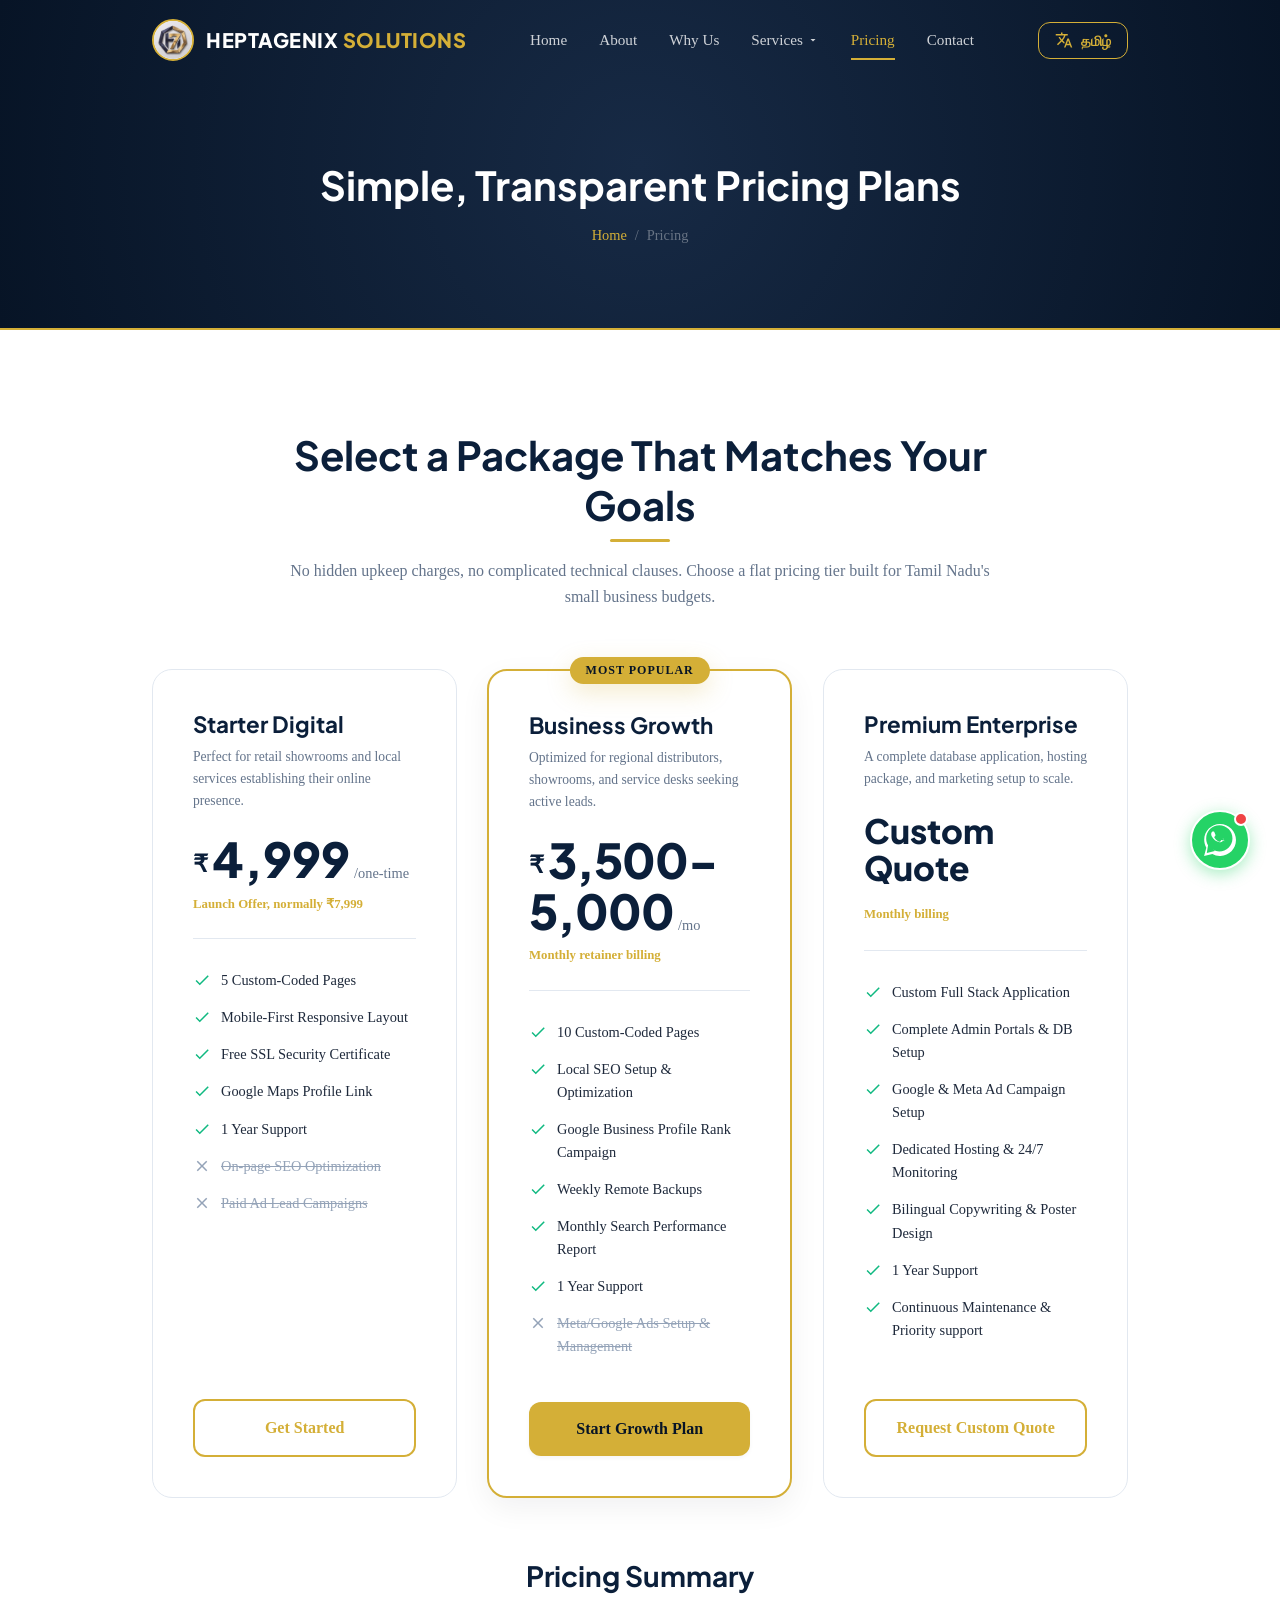
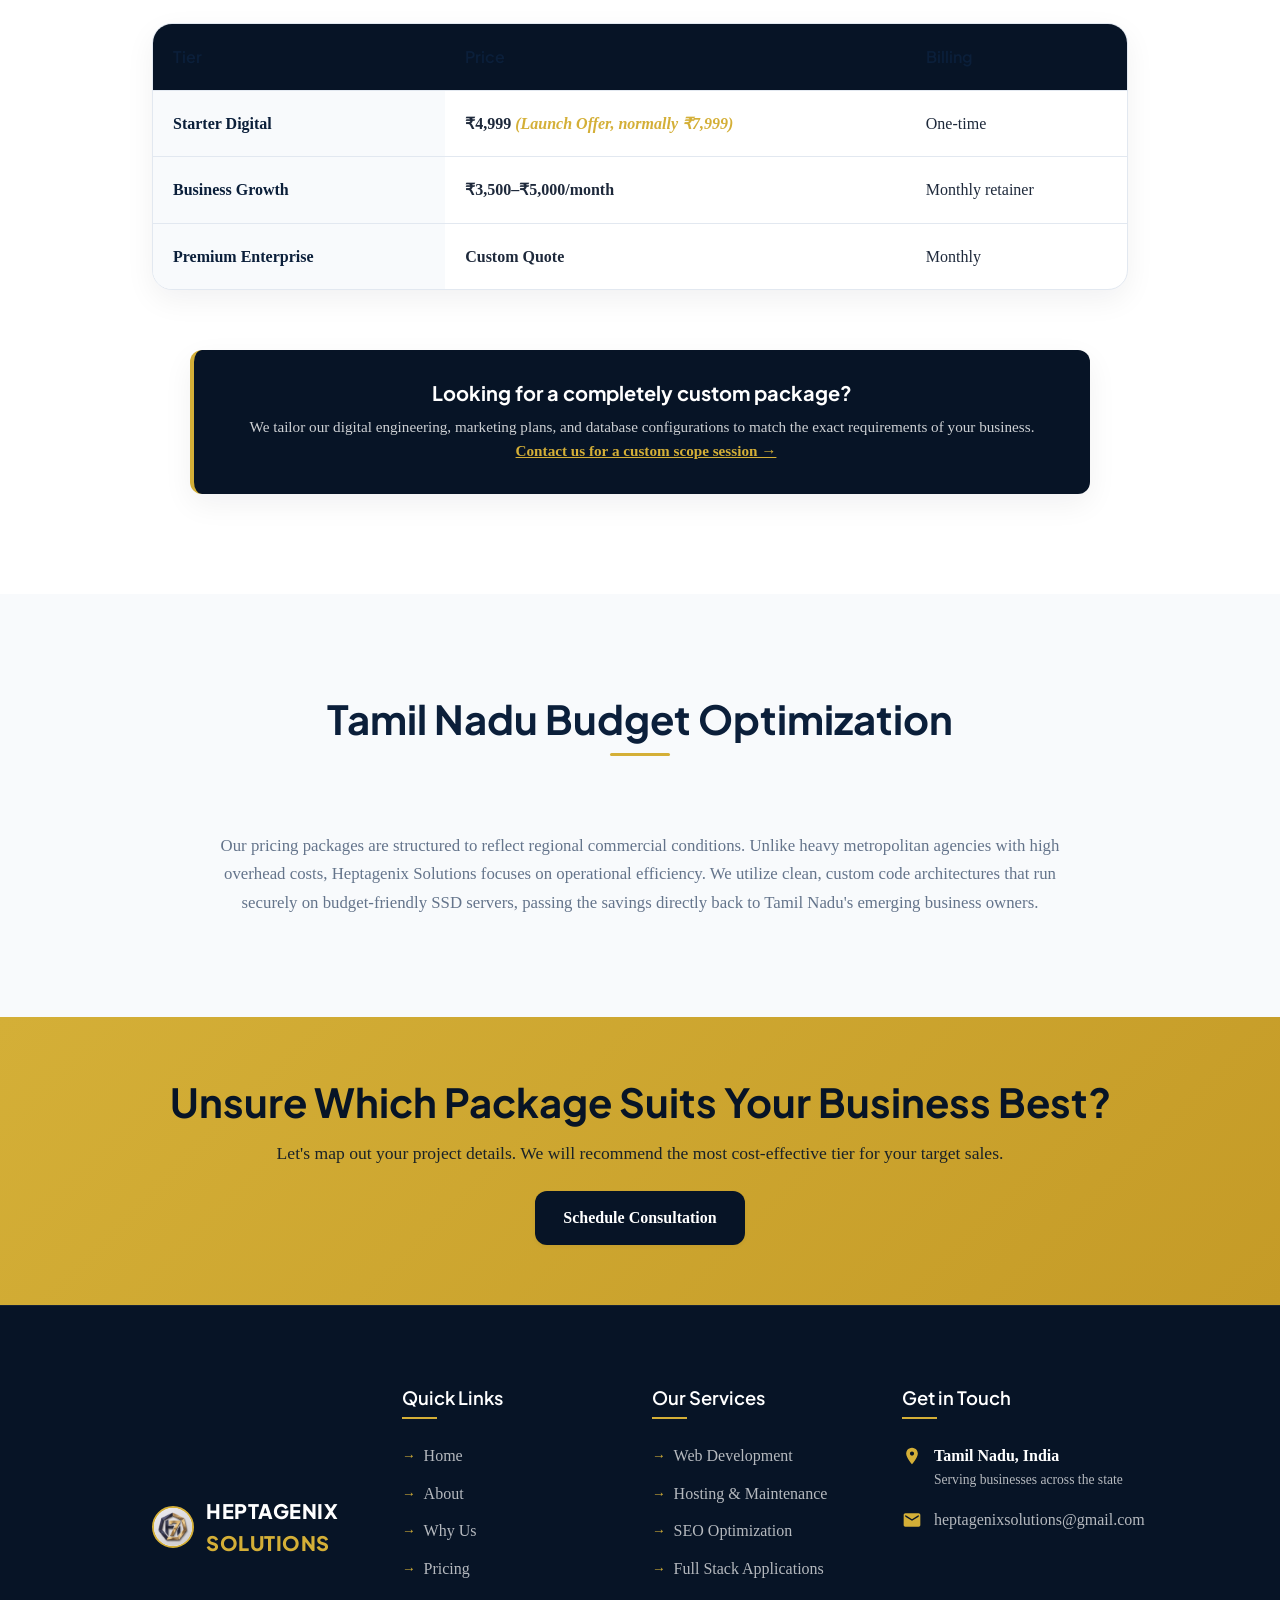
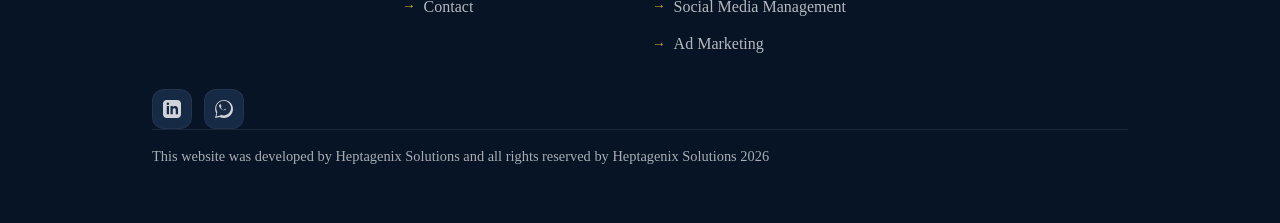
<file: pricing.html>
<!DOCTYPE html>
<html lang="en">
<head>
  <meta charset="UTF-8">
  <meta name="viewport" content="width=device-width, initial-scale=1.0">
  <title>Heptagenix Solutions | Pricing Plans</title>
  <meta name="description" content="View our transparent, budget-friendly digital packages. Customized web development, SEO, and ad marketing plans for local Tamil Nadu businesses.">
  
  <!-- Open Graph / Facebook -->
  <meta property="og:type" content="website">
  <meta property="og:url" content="pricing.html">
  <meta property="og:title" content="Affordable Web Design & Marketing Plans Tamil Nadu | Heptagenix Solutions">
  <meta property="og:description" content="View our transparent, budget-friendly digital packages. Customized web development, SEO, and ad marketing plans for local Tamil Nadu businesses.">
  <meta property="og:image" content="assets/logo/logo.png">

  <!-- Stylesheets -->
  <link rel="stylesheet" href="css/style.css?v=1.0.1">
  <link rel="icon" type="image/png" href="assets/logo/favicon.png?v=1.0.1">
</head>
<body>

  <!-- HEADER -->
  <header class="header">
    <div class="container header-container">
      <a href="index.html" class="logo-container" aria-label="Heptagenix Solutions Home">
        <img src="assets/logo/logo.png" alt="Heptagenix Solutions" class="logo-img" onerror="this.style.display='none'; this.nextElementSibling.style.display='block';">
        <span class="logo-text" style="display: none;">Heptagenix <span>Solutions</span></span>
      </a>
      
      <button class="hamburger" aria-label="Toggle navigation menu" aria-expanded="false" aria-controls="nav-menu">
        <span></span>
        <span></span>
        <span></span>
      </button>
      
      <nav class="nav-menu" id="nav-menu">
        <a href="index.html" class="nav-link">Home</a>
        <a href="about.html" class="nav-link">About</a>
        <a href="why-us.html" class="nav-link">Why Us</a>
        <div class="nav-item-dropdown">
          <a href="#" class="nav-link dropdown-toggle" aria-haspopup="true" aria-expanded="false">Services <svg viewBox="0 0 24 24"><path d="M7 10l5 5 5-5z"/></svg></a>
          <div class="dropdown-menu">
            <a href="web-development.html" class="dropdown-item">Web Development</a>
            <a href="hosting-maintenance.html" class="dropdown-item">Hosting & Maintenance</a>
            <a href="seo-optimization.html" class="dropdown-item">SEO Optimization</a>
            <a href="fullstack-applications.html" class="dropdown-item">Full Stack Applications</a>
            <a href="social-media-management.html" class="dropdown-item">Social Media Management</a>
            <a href="ad-marketing.html" class="dropdown-item">Ad Marketing</a>
          </div>
        </div>
        <a href="pricing.html" class="nav-link">Pricing</a>
        <a href="contact.html" class="nav-link">Contact</a>
        </nav>
      
      <button class="lang-switch-btn" id="langSwitchBtn" aria-label="Switch Language to Tamil">
        <svg viewBox="0 0 24 24"><path d="M12.87 15.07l-2.54-2.51.03-.03c1.74-1.94 2.98-4.17 3.71-6.53H17V4h-7V2H8v2H1v1.99h11.17C11.5 7.92 10.44 9.75 9 11.35 8.07 10.32 7.3 9.19 6.69 8h-2c.73 1.63 1.73 3.17 2.98 4.56l-5.09 5.02L4 19l5-5 3.11 3.11.76-2.04zM18.5 10h-2L12 22h2l1.12-3h4.75L21 22h2l-4.5-12zm-2.62 7l1.62-4.33L19.12 17h-3.24z"/></svg>
        <span class="lang-text">தமிழ்</span>
      </button>
    </div>
  </header>

  <main>
    <!-- PAGE HERO -->
    <section class="page-hero">
      <div class="container">
        <h1>Simple, Transparent Pricing Plans</h1>
        <div class="breadcrumb">
          <a href="index.html">Home</a>
          <span>/</span>
          <span>Pricing</span>
        </div>
      </div>
    </section>

    <!-- PRICING MATRIX SECTION -->
    <section class="section">
      <div class="container">
        <div class="section-header text-center scroll-reveal">
          <h2>Select a Package That Matches Your Goals</h2>
          <p class="text-muted">No hidden upkeep charges, no complicated technical clauses. Choose a flat pricing tier built for Tamil Nadu's small business budgets.</p>
        </div>

        <div class="pricing-matrix">
          <!-- Tier 1: Starter -->
          <div class="pricing-card scroll-reveal delay-1">
            <h3>Starter Digital</h3>
            <p class="pricing-desc">Perfect for retail showrooms and local services establishing their online presence.</p>
            <div class="pricing-price">
              <span class="currency">₹</span>
              <span class="value">4,999</span>
              <span class="period">/one-time</span>
              <span class="price-note">Launch Offer, normally ₹7,999</span>
            </div>
            <ul class="pricing-features-list">
              <li>
                <svg viewBox="0 0 24 24"><path d="M9 16.17L4.83 12l-1.42 1.41L9 19 21 7l-1.41-1.41z"/></svg>
                <span>5 Custom-Coded Pages</span>
              </li>
              <li>
                <svg viewBox="0 0 24 24"><path d="M9 16.17L4.83 12l-1.42 1.41L9 19 21 7l-1.41-1.41z"/></svg>
                <span>Mobile-First Responsive Layout</span>
              </li>
              <li>
                <svg viewBox="0 0 24 24"><path d="M9 16.17L4.83 12l-1.42 1.41L9 19 21 7l-1.41-1.41z"/></svg>
                <span>Free SSL Security Certificate</span>
              </li>
              <li>
                <svg viewBox="0 0 24 24"><path d="M9 16.17L4.83 12l-1.42 1.41L9 19 21 7l-1.41-1.41z"/></svg>
                <span>Google Maps Profile Link</span>
              </li>
              <li>
                <svg viewBox="0 0 24 24"><path d="M9 16.17L4.83 12l-1.42 1.41L9 19 21 7l-1.41-1.41z"/></svg>
                <span>1 Year Support</span>
              </li>
              <li class="disabled">
                <svg viewBox="0 0 24 24"><path d="M19 6.41L17.59 5 12 10.59 6.41 5 5 6.41 10.59 12 5 17.59 6.41 19 12 13.41 17.59 19 19 17.59 13.41 12z"/></svg>
                <span>On-page SEO Optimization</span>
              </li>
              <li class="disabled">
                <svg viewBox="0 0 24 24"><path d="M19 6.41L17.59 5 12 10.59 6.41 5 5 6.41 10.59 12 5 17.59 6.41 19 12 13.41 17.59 19 19 17.59 13.41 12z"/></svg>
                <span>Paid Ad Lead Campaigns</span>
              </li>
            </ul>
            <a href="https://forms.gle/dVV4Y6iWr2HJKnKQ7" class="btn btn-secondary" target="_blank" rel="noopener">Get Started</a>
          </div>

          <!-- Tier 2: Growth (Popular) -->
          <div class="pricing-card popular scroll-reveal delay-2">
            <span class="pricing-badge">Most Popular</span>
            <h3>Business Growth</h3>
            <p class="pricing-desc">Optimized for regional distributors, showrooms, and service desks seeking active leads.</p>
            <div class="pricing-price">
              <span class="currency">₹</span>
              <span class="value" style="font-size: 2.1rem; letter-spacing: -1px;">3,500-5,000</span>
              <span class="period">/mo</span>
              <span class="price-note">Monthly retainer billing</span>
            </div>
            <ul class="pricing-features-list">
              <li>
                <svg viewBox="0 0 24 24"><path d="M9 16.17L4.83 12l-1.42 1.41L9 19 21 7l-1.41-1.41z"/></svg>
                <span>10 Custom-Coded Pages</span>
              </li>
              <li>
                <svg viewBox="0 0 24 24"><path d="M9 16.17L4.83 12l-1.42 1.41L9 19 21 7l-1.41-1.41z"/></svg>
                <span>Local SEO Setup & Optimization</span>
              </li>
              <li>
                <svg viewBox="0 0 24 24"><path d="M9 16.17L4.83 12l-1.42 1.41L9 19 21 7l-1.41-1.41z"/></svg>
                <span>Google Business Profile Rank Campaign</span>
              </li>
              <li>
                <svg viewBox="0 0 24 24"><path d="M9 16.17L4.83 12l-1.42 1.41L9 19 21 7l-1.41-1.41z"/></svg>
                <span>Weekly Remote Backups</span>
              </li>
              <li>
                <svg viewBox="0 0 24 24"><path d="M9 16.17L4.83 12l-1.42 1.41L9 19 21 7l-1.41-1.41z"/></svg>
                <span>Monthly Search Performance Report</span>
              </li>
              <li>
                <svg viewBox="0 0 24 24"><path d="M9 16.17L4.83 12l-1.42 1.41L9 19 21 7l-1.41-1.41z"/></svg>
                <span>1 Year Support</span>
              </li>
              <li class="disabled">
                <svg viewBox="0 0 24 24"><path d="M19 6.41L17.59 5 12 10.59 6.41 5 5 6.41 10.59 12 5 17.59 6.41 19 12 13.41 17.59 19 19 17.59 13.41 12z"/></svg>
                <span>Meta/Google Ads Setup & Management</span>
              </li>
            </ul>
            <a href="https://forms.gle/dVV4Y6iWr2HJKnKQ7" class="btn btn-primary" target="_blank" rel="noopener">Start Growth Plan</a>
          </div>

          <!-- Tier 3: Premium -->
          <div class="pricing-card scroll-reveal delay-3">
            <h3>Premium Enterprise</h3>
            <p class="pricing-desc">A complete database application, hosting package, and marketing setup to scale.</p>
            <div class="pricing-price" style="padding-bottom: 26px;">
              <span class="value" style="font-size: 2.1rem;">Custom Quote</span>
              <span class="price-note" style="margin-top: 15px;">Monthly billing</span>
            </div>
            <ul class="pricing-features-list">
              <li>
                <svg viewBox="0 0 24 24"><path d="M9 16.17L4.83 12l-1.42 1.41L9 19 21 7l-1.41-1.41z"/></svg>
                <span>Custom Full Stack Application</span>
              </li>
              <li>
                <svg viewBox="0 0 24 24"><path d="M9 16.17L4.83 12l-1.42 1.41L9 19 21 7l-1.41-1.41z"/></svg>
                <span>Complete Admin Portals & DB Setup</span>
              </li>
              <li>
                <svg viewBox="0 0 24 24"><path d="M9 16.17L4.83 12l-1.42 1.41L9 19 21 7l-1.41-1.41z"/></svg>
                <span>Google & Meta Ad Campaign Setup</span>
              </li>
              <li>
                <svg viewBox="0 0 24 24"><path d="M9 16.17L4.83 12l-1.42 1.41L9 19 21 7l-1.41-1.41z"/></svg>
                <span>Dedicated Hosting & 24/7 Monitoring</span>
              </li>
              <li>
                <svg viewBox="0 0 24 24"><path d="M9 16.17L4.83 12l-1.42 1.41L9 19 21 7l-1.41-1.41z"/></svg>
                <span>Bilingual Copywriting & Poster Design</span>
              </li>
              <li>
                <svg viewBox="0 0 24 24"><path d="M9 16.17L4.83 12l-1.42 1.41L9 19 21 7l-1.41-1.41z"/></svg>
                <span>1 Year Support</span>
              </li>
              <li>
                <svg viewBox="0 0 24 24"><path d="M9 16.17L4.83 12l-1.42 1.41L9 19 21 7l-1.41-1.41z"/></svg>
                <span>Continuous Maintenance & Priority support</span>
              </li>
            </ul>
            <a href="https://forms.gle/dVV4Y6iWr2HJKnKQ7" class="btn btn-secondary" target="_blank" rel="noopener">Request Custom Quote</a>
          </div>
        </div>

        <!-- Pricing Comparison Table -->
        <div class="pricing-table-container scroll-reveal" style="margin-top: 60px; margin-bottom: 40px;">
          <h3 class="text-center" style="margin-bottom: 30px; font-size: 1.75rem; color: var(--primary-navy);">Pricing Summary</h3>
          <div class="table-responsive" style="overflow-x: auto; background-color: var(--white); border-radius: var(--radius-lg); border: 1px solid var(--border-color); box-shadow: var(--shadow-md);">
            <table class="approach-table" style="margin: 0; width: 100%;">
              <thead>
                <tr>
                  <th style="padding: 20px; font-weight: 600; color: var(--primary-navy);">Tier</th>
                  <th style="padding: 20px; font-weight: 600; color: var(--primary-navy);">Price</th>
                  <th style="padding: 20px; font-weight: 600; color: var(--primary-navy);">Billing</th>
                </tr>
              </thead>
              <tbody>
                <tr>
                  <td style="padding: 20px; font-weight: 700; color: var(--primary-navy);">Starter Digital</td>
                  <td style="padding: 20px; color: var(--text-charcoal); font-weight: 600;">₹4,999 <span style="color: var(--accent-gold); font-weight: 600; font-style: italic;">(Launch Offer, normally ₹7,999)</span></td>
                  <td style="padding: 20px; color: var(--text-charcoal); font-weight: 500;">One-time</td>
                </tr>
                <tr>
                  <td style="padding: 20px; font-weight: 700; color: var(--primary-navy);">Business Growth</td>
                  <td style="padding: 20px; color: var(--text-charcoal); font-weight: 600;">₹3,500–₹5,000/month</td>
                  <td style="padding: 20px; color: var(--text-charcoal); font-weight: 500;">Monthly retainer</td>
                </tr>
                <tr>
                  <td style="padding: 20px; font-weight: 700; color: var(--primary-navy);">Premium Enterprise</td>
                  <td style="padding: 20px; color: var(--text-charcoal); font-weight: 600;">Custom Quote</td>
                  <td style="padding: 20px; color: var(--text-charcoal); font-weight: 500;">Monthly</td>
                </tr>
              </tbody>
            </table>
          </div>
        </div>

        <!-- Custom Plan Callout -->
        <div class="pricing-context-box scroll-reveal">
          <h4>Looking for a completely custom package?</h4>
          <p>We tailor our digital engineering, marketing plans, and database configurations to match the exact requirements of your business. <a href="contact.html" style="color: var(--accent-gold); font-weight: 600; text-decoration: underline; margin-left: 8px;">Contact us for a custom scope session →</a></p>
        </div>
      </div>
    </section>

    <!-- POSITIONING SEGMENT SECTION -->
    <section class="section section-offwhite">
      <div class="container" style="max-width: 900px;">
        <div class="section-header text-center scroll-reveal">
          <h2>Tamil Nadu Budget Optimization</h2>
        </div>
        <p class="text-center" style="font-size: 1.05rem; line-height: 1.7; color: var(--text-muted);">
          Our pricing packages are structured to reflect regional commercial conditions. Unlike heavy metropolitan agencies with high overhead costs, Heptagenix Solutions focuses on operational efficiency. We utilize clean, custom code architectures that run securely on budget-friendly SSD servers, passing the savings directly back to Tamil Nadu's emerging business owners.
        </p>
      </div>
    </section>

    <!-- FINAL CTA BAND -->
    <section class="cta-band">
      <div class="container cta-band-content scroll-reveal">
        <h2>Unsure Which Package Suits Your Business Best?</h2>
        <p>Let's map out your project details. We will recommend the most cost-effective tier for your target sales.</p>
        <a href="https://forms.gle/dVV4Y6iWr2HJKnKQ7" class="btn btn-primary" target="_blank" rel="noopener">Schedule Consultation</a>
      </div>
    </section>
  </main>

  <!-- FOOTER -->
  <footer class="footer">
    <div class="container">
      <div class="grid-4 footer-top">
        <div class="footer-logo-col">
          <a href="index.html" class="logo-container" aria-label="Heptagenix Solutions Home">
            <img src="assets/logo/logo.png" alt="Heptagenix Solutions Logo" class="logo-img" onerror="this.style.display='none'; this.nextElementSibling.style.display='block';">
            <span class="logo-text" style="display: none; color: var(--white);">Heptagenix <span style="color: var(--accent-gold);">Solutions</span></span>
          </a>
          
                    <div class="social-links">
            <a href="https://www.linkedin.com/in/heptagenixsolutions/" class="social-icon" aria-label="LinkedIn" target="_blank" rel="noopener">
              <svg viewBox="0 0 24 24"><path d="M19 0h-14c-2.761 0-5 2.239-5 5v14c0 2.761 2.239 5 5 5h14c2.762 0 5-2.239 5-5v-14c0-2.761-2.238-5-5-5zm-11 19h-3v-11h3v11zm-1.5-12.268c-.966 0-1.75-.79-1.75-1.764s.784-1.764 1.75-1.764 1.75.79 1.75 1.764-.783 1.764-1.75 1.764zm13.5 12.268h-3v-5.604c0-3.368-4-3.113-4 0v5.604h-3v-11h3v1.765c1.396-2.586 7-2.777 7 2.476v6.759z"/></svg>
            </a>
            <a href="https://wa.me/919600630469?text=Hi%20Heptagenix%20Solutions,%20I%20would%20like%20to%20request%20a%20free%20consultation." class="social-icon" aria-label="WhatsApp" target="_blank" rel="noopener">
              <svg viewBox="0 0 24 24"><path d="M.057 24l1.687-6.163c-1.041-1.804-1.588-3.849-1.587-5.946C.06 5.348 5.397.01 12.008.01c3.202.001 6.212 1.246 8.477 3.514 2.266 2.268 3.507 5.28 3.505 8.484-.004 6.657-5.34 11.997-11.953 11.997-2.005-.001-3.973-.502-5.724-1.457L0 24zm6.59-4.846c1.6.95 3.188 1.449 4.825 1.451 5.436 0 9.86-4.37 9.864-9.799.002-2.63-1.023-5.101-2.885-6.965C16.528 2.01 14.069.99 11.503.99c-5.437 0-9.862 4.371-9.866 9.802-.001 1.763.483 3.488 1.402 5.07L2.099 21.84l6.042-1.579-.044-.047-.45-.66zM15.42 12.9c-.272-.136-1.61-.794-1.86-.885-.25-.091-.432-.136-.613.136-.182.273-.703.885-.862 1.067-.159.182-.318.205-.59.069-.272-.136-1.15-.424-2.19-1.353-.809-.721-1.355-1.612-1.514-1.885-.159-.272-.017-.42.119-.556.122-.122.272-.318.408-.477.136-.159.182-.272.272-.454.091-.181.045-.341-.023-.477-.068-.136-.613-1.477-.84-2.023-.222-.534-.488-.46-.613-.466-.12-.005-.26-.007-.403-.007-.143 0-.375.054-.572.272-.197.218-.753.736-.753 1.794s.77 2.083.877 2.228c.108.145 1.516 2.314 3.672 3.245.513.222.914.355 1.226.454.516.164.986.141 1.357.085.414-.062 1.61-.658 1.838-1.294.227-.636.227-1.182.159-1.294-.068-.113-.25-.181-.522-.317z"/></svg>
            </a>
          </div>
        </div>
        
        <div class="footer-links-col">
          <h4 class="footer-title">Quick Links</h4>
          <ul class="footer-links">
            <li><a href="index.html">Home</a></li>
            <li><a href="about.html">About Us</a></li>
              <li><a href="why-us.html">Why Choose Us</a></li>
            <li><a href="pricing.html">Pricing Plans</a></li>
            <li><a href="contact.html">Contact Us</a></li>
          </ul>
        </div>
        
        <div class="footer-links-col">
          <h4 class="footer-title">Our Services</h4>
          <ul class="footer-links">
            <li><a href="web-development.html">Web Development</a></li>
            <li><a href="hosting-maintenance.html">Hosting & Support</a></li>
            <li><a href="seo-optimization.html">SEO Optimization</a></li>
            <li><a href="fullstack-applications.html">Full Stack Apps</a></li>
            <li><a href="social-media-management.html">Social Media</a></li>
            <li><a href="ad-marketing.html">Ad Marketing</a></li>
          </ul>
        </div>
        
        <div class="footer-contact-col">
          <h4 class="footer-title">Get in Touch</h4>
          <div class="footer-contact-item">
            <svg viewBox="0 0 24 24"><path d="M12 2C8.13 2 5 5.13 5 9c0 5.25 7 13 7 13s7-7.75 7-13c0-3.87-3.13-7-7-7zm0 9.5c-1.38 0-2.5-1.12-2.5-2.5s1.12-2.5 2.5-2.5 2.5 1.12 2.5 2.5-1.12 2.5-2.5 2.5z"/></svg>
            <div>
              <p style="font-weight: 600; color: var(--white);">Tamil Nadu, India</p>
              <p style="font-size: 0.85rem;">Serving businesses across the state</p>
            </div>
          </div>
          <div class="footer-contact-item">
            <svg viewBox="0 0 24 24"><path d="M20 4H4c-1.1 0-1.99.9-1.99 2L2 18c0 1.1.9 2 2 2h16c1.1 0 2-.9 2-2V6c0-1.1-.9-2-2-2zm0 4l-8 5-8-5V6l8 5 8-5v2z"/></svg>
            <a href="mailto:heptagenixsolutions@gmail.com">heptagenixsolutions@gmail.com</a>
          </div>
        </div>
      </div>
      
      <div class="footer-bottom">
        <div class="footer-marquee">
          <p id="footerMarqueeText">This website was developed by Heptagenix Solutions and all rights reserved by Heptagenix Solutions 2026</p>
        </div>
      </div>
    </div>
  </footer>

  <!-- Scripts -->
  <script src="js/script.js"></script>

  <!-- Floating WhatsApp Widget -->
  <div class="whatsapp-widget">
    <div class="whatsapp-tooltip" id="whatsappTooltip">Need a free quote? Chat with our experts!</div>
    <a href="https://wa.me/919600630469?text=Hi%20Heptagenix%20Solutions,%20I%20would%20like%20to%20request%20a%20free%20consultation." class="whatsapp-button" target="_blank" rel="noopener" aria-label="Chat on WhatsApp" id="whatsappButton">
      <span class="whatsapp-badge"></span>
      <svg viewBox="0 0 24 24"><path d="M.057 24l1.687-6.163c-1.041-1.804-1.588-3.849-1.587-5.946C.06 5.348 5.397.01 12.008.01c3.202.001 6.212 1.246 8.477 3.514 2.266 2.268 3.507 5.28 3.505 8.484-.004 6.657-5.34 11.997-11.953 11.997-2.005-.001-3.973-.502-5.724-1.457L0 24zm6.59-4.846c1.6.95 3.188 1.449 4.825 1.451 5.436 0 9.86-4.37 9.864-9.799.002-2.63-1.023-5.101-2.885-6.965C16.528 2.01 14.069.99 11.503.99c-5.437 0-9.862 4.371-9.866 9.802-.001 1.763.483 3.488 1.402 5.07L2.099 21.84l6.042-1.579-.044-.047-.45-.66zM15.42 12.9c-.272-.136-1.61-.794-1.86-.885-.25-.091-.432-.136-.613.136-.182.273-.703.885-.862 1.067-.159.182-.318.205-.59.069-.272-.136-1.15-.424-2.19-1.353-.809-.721-1.355-1.612-1.514-1.885-.159-.272-.017-.42.119-.556.122-.122.272-.318.408-.477.136-.159.182-.272.272-.454.091-.181.045-.341-.023-.477-.068-.136-.613-1.477-.84-2.023-.222-.534-.488-.46-.613-.466-.12-.005-.26-.007-.403-.007-.143 0-.375.054-.572.272-.197.218-.753.736-.753 1.794s.77 2.083.877 2.228c.108.145 1.516 2.314 3.672 3.245.513.222.914.355 1.226.454.516.164.986.141 1.357.085.414-.062 1.61-.658 1.838-1.294.227-.636.227-1.182.159-1.294-.068-.113-.25-.181-.522-.317z"/></svg>
    </a>
  </div>
</body>
</html>
</file>
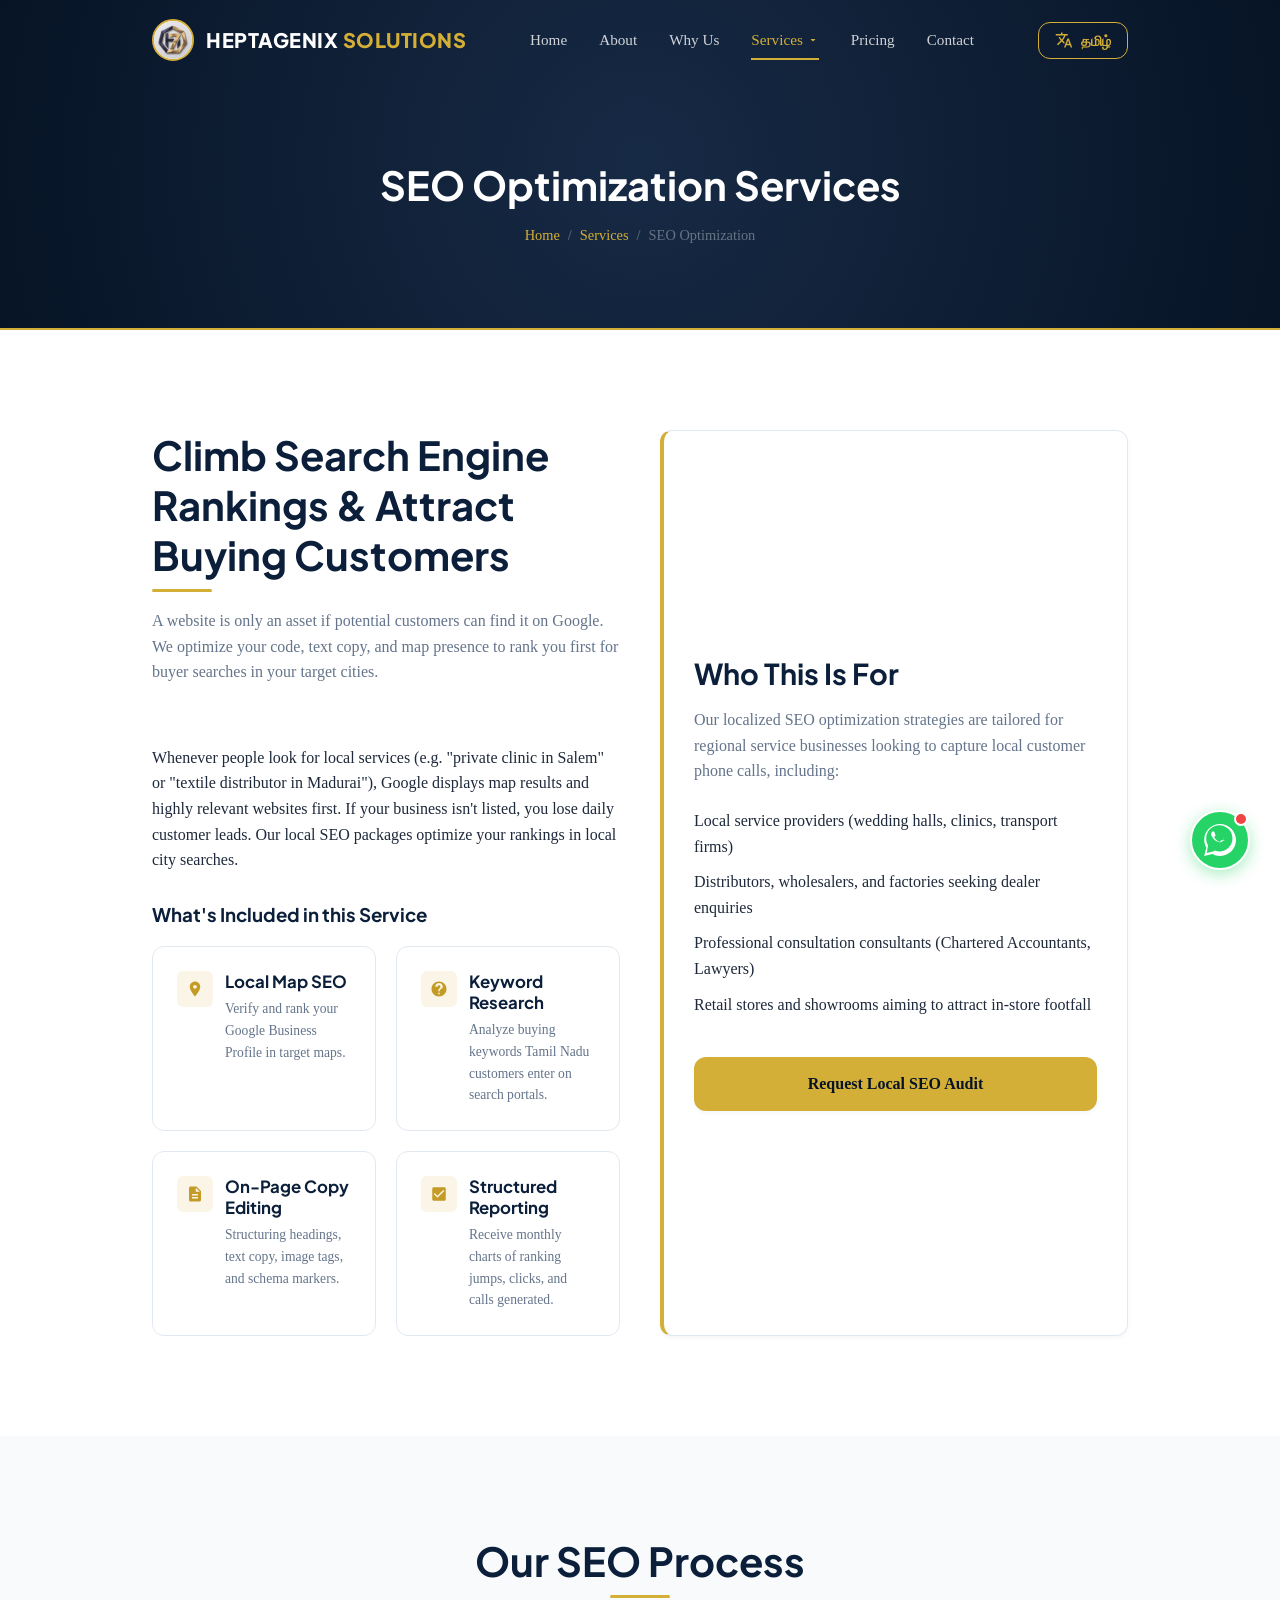
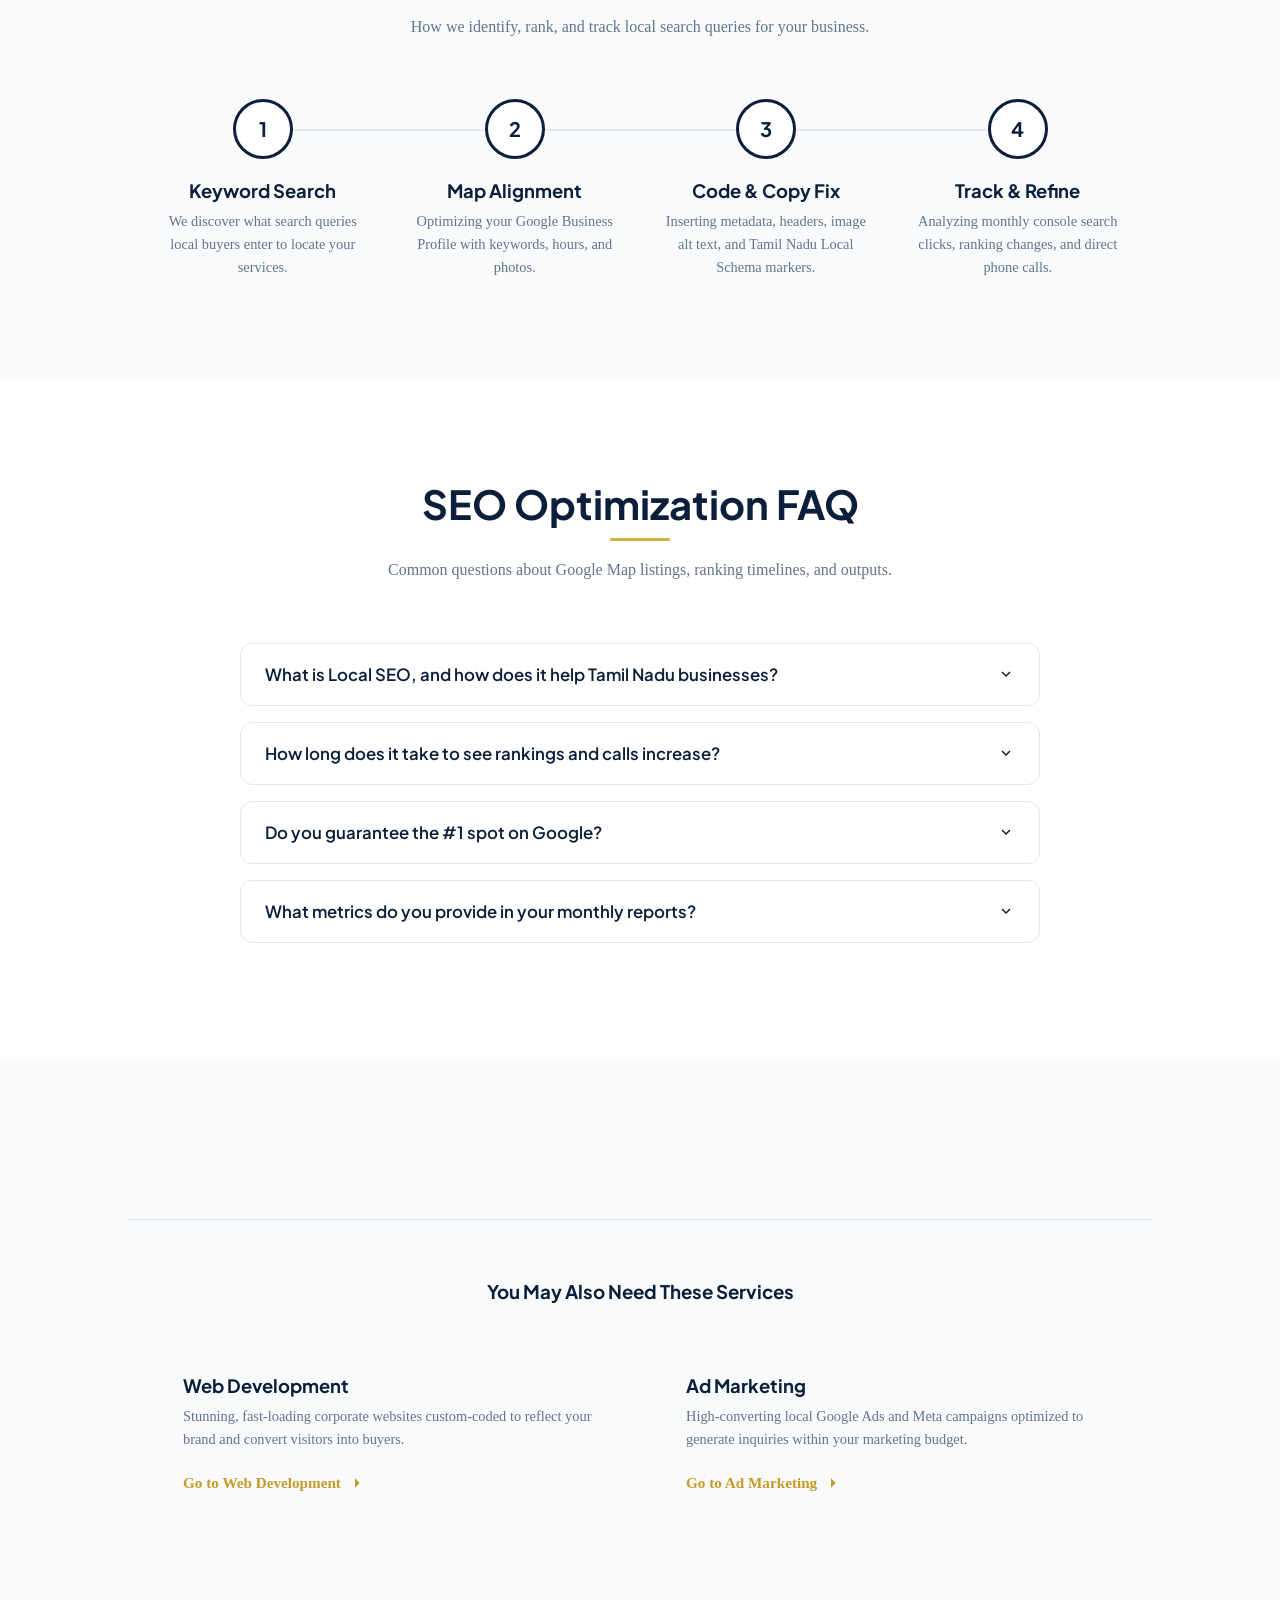
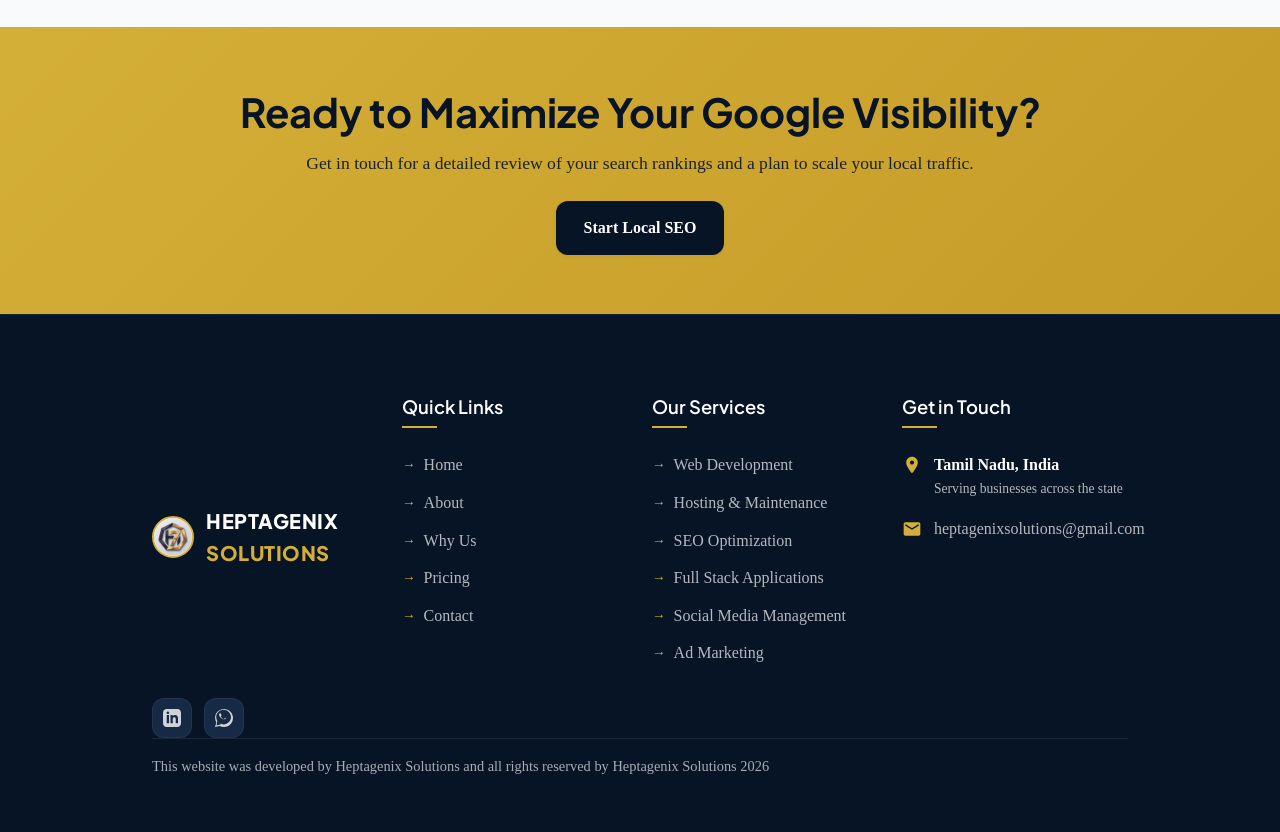
<file: seo-optimization.html>
<!DOCTYPE html>
<html lang="en">
<head>
  <meta charset="UTF-8">
  <meta name="viewport" content="width=device-width, initial-scale=1.0">
  <title>Heptagenix Solutions | SEO Optimization</title>
  <meta name="description" content="Grow local leads. We optimize your website rankings and Google Map profile for Chennai, Coimbatore, Madurai, Trichy, and towns across Tamil Nadu.">
  
  <!-- Open Graph / Facebook -->
  <meta property="og:type" content="website">
  <meta property="og:url" content="seo-optimization.html">
  <meta property="og:title" content="Local SEO & Google Business Profile Services Tamil Nadu | Heptagenix Solutions">
  <meta property="og:description" content="Grow local leads. We optimize your website rankings and Google Map profile for Chennai, Coimbatore, Madurai, Trichy, and towns across Tamil Nadu.">
  <meta property="og:image" content="assets/logo/logo.png">

  <!-- Stylesheets -->
  <link rel="stylesheet" href="css/style.css?v=1.0.1">
  <link rel="icon" type="image/png" href="assets/logo/favicon.png?v=1.0.1">
</head>
<body>

  <!-- HEADER -->
  <header class="header">
    <div class="container header-container">
      <a href="index.html" class="logo-container" aria-label="Heptagenix Solutions Home">
        <img src="assets/logo/logo.png" alt="Heptagenix Solutions" class="logo-img" onerror="this.style.display='none'; this.nextElementSibling.style.display='block';">
        <span class="logo-text" style="display: none;">Heptagenix <span>Solutions</span></span>
      </a>
      
      <button class="hamburger" aria-label="Toggle navigation menu" aria-expanded="false" aria-controls="nav-menu">
        <span></span>
        <span></span>
        <span></span>
      </button>
      
      <nav class="nav-menu" id="nav-menu">
        <a href="index.html" class="nav-link">Home</a>
        <a href="about.html" class="nav-link">About</a>
        <a href="why-us.html" class="nav-link">Why Us</a>
        <div class="nav-item-dropdown">
          <a href="#" class="nav-link dropdown-toggle" aria-haspopup="true" aria-expanded="false">Services <svg viewBox="0 0 24 24"><path d="M7 10l5 5 5-5z"/></svg></a>
          <div class="dropdown-menu">
            <a href="web-development.html" class="dropdown-item">Web Development</a>
            <a href="hosting-maintenance.html" class="dropdown-item">Hosting & Maintenance</a>
            <a href="seo-optimization.html" class="dropdown-item">SEO Optimization</a>
            <a href="fullstack-applications.html" class="dropdown-item">Full Stack Applications</a>
            <a href="social-media-management.html" class="dropdown-item">Social Media Management</a>
            <a href="ad-marketing.html" class="dropdown-item">Ad Marketing</a>
          </div>
        </div>
        <a href="pricing.html" class="nav-link">Pricing</a>
        <a href="contact.html" class="nav-link">Contact</a>
        </nav>
      
      <button class="lang-switch-btn" id="langSwitchBtn" aria-label="Switch Language to Tamil">
        <svg viewBox="0 0 24 24"><path d="M12.87 15.07l-2.54-2.51.03-.03c1.74-1.94 2.98-4.17 3.71-6.53H17V4h-7V2H8v2H1v1.99h11.17C11.5 7.92 10.44 9.75 9 11.35 8.07 10.32 7.3 9.19 6.69 8h-2c.73 1.63 1.73 3.17 2.98 4.56l-5.09 5.02L4 19l5-5 3.11 3.11.76-2.04zM18.5 10h-2L12 22h2l1.12-3h4.75L21 22h2l-4.5-12zm-2.62 7l1.62-4.33L19.12 17h-3.24z"/></svg>
        <span class="lang-text">தமிழ்</span>
      </button>
    </div>
  </header>

  <main>
    <!-- PAGE HERO -->
    <section class="page-hero">
      <div class="container">
        <h1>SEO Optimization Services</h1>
        <div class="breadcrumb">
          <a href="index.html">Home</a>
          <span>/</span>
          <a href="index.html#services">Services</a>
          <span>/</span>
          <span>SEO Optimization</span>
        </div>
      </div>
    </section>

    <!-- SERVICE DETAIL MAIN SECTION -->
    <section class="section">
      <div class="container grid-2">
        <div class="scroll-reveal">
          <div class="section-header align-left">
            <h2>Climb Search Engine Rankings & Attract Buying Customers</h2>
            <p class="text-muted">A website is only an asset if potential customers can find it on Google. We optimize your code, text copy, and map presence to rank you first for buyer searches in your target cities.</p>
          </div>
          
          <p style="margin-bottom: 30px;">Whenever people look for local services (e.g. "private clinic in Salem" or "textile distributor in Madurai"), Google displays map results and highly relevant websites first. If your business isn't listed, you lose daily customer leads. Our local SEO packages optimize your rankings in local city searches.</p>

          <h3 style="margin-bottom: 20px;">What's Included in this Service</h3>
          
          <div class="feature-list">
            <!-- Feature 1 -->
            <div class="feature-item">
              <div class="feature-icon-box">
                <svg viewBox="0 0 24 24"><path d="M12 2C8.13 2 5 5.13 5 9c0 5.25 7 13 7 13s7-7.75 7-13c0-3.87-3.13-7-7-7zm0 9.5c-1.38 0-2.5-1.12-2.5-2.5s1.12-2.5 2.5-2.5 2.5 1.12 2.5 2.5-1.12 2.5-2.5 2.5z"/></svg>
              </div>
              <div class="feature-info">
                <h3>Local Map SEO</h3>
                <p>Verify and rank your Google Business Profile in target maps.</p>
              </div>
            </div>

            <!-- Feature 2 -->
            <div class="feature-item">
              <div class="feature-icon-box">
                <svg viewBox="0 0 24 24"><path d="M12 2C6.48 2 2 6.48 2 12s4.48 10 10 10 10-4.48 10-10S17.52 2 12 2zm1 17h-2v-2h2v2zm2.07-7.75l-.9.92C13.45 12.9 13 13.5 13 15h-2v-.5c0-1.1.45-2.1 1.17-2.83l1.24-1.26c.37-.36.59-.86.59-1.41 0-1.1-.9-2-2-2s-2 .9-2 2H7c0-2.76 2.24-5 5-5s5 2.24 5 5c0 1.04-.42 1.99-1.07 2.75z"/></svg>
              </div>
              <div class="feature-info">
                <h3>Keyword Research</h3>
                <p>Analyze buying keywords Tamil Nadu customers enter on search portals.</p>
              </div>
            </div>

            <!-- Feature 3 -->
            <div class="feature-item">
              <div class="feature-icon-box">
                <svg viewBox="0 0 24 24"><path d="M14 2H6c-1.1 0-1.99.9-1.99 2L4 20c0 1.1.89 2 1.99 2H18c1.1 0 2-.9 2-2V8l-6-6zm2 16H8v-2h8v2zm0-4H8v-2h8v2zm-3-5V3.5L18.5 9H13z"/></svg>
              </div>
              <div class="feature-info">
                <h3>On-Page Copy Editing</h3>
                <p>Structuring headings, text copy, image tags, and schema markers.</p>
              </div>
            </div>

            <!-- Feature 4 -->
            <div class="feature-item">
              <div class="feature-icon-box">
                <svg viewBox="0 0 24 24"><path d="M19 3H5c-1.1 0-2 .9-2 2v14c0 1.1.9 2 2 2h14c1.1 0 2-.9 2-2V5c0-1.1-.9-2-2-2zm-9 14l-5-5 1.41-1.41L10 14.17l7.59-7.59L19 8l-9 9z"/></svg>
              </div>
              <div class="feature-info">
                <h3>Structured Reporting</h3>
                <p>Receive monthly charts of ranking jumps, clicks, and calls generated.</p>
              </div>
            </div>
          </div>
        </div>

        <div class="scroll-reveal delay-2">
          <div class="service-meta-box">
            <h2>Who This Is For</h2>
            <p>Our localized SEO optimization strategies are tailored for regional service businesses looking to capture local customer phone calls, including:</p>
            <ul class="footer-links" style="margin-bottom: 30px;">
              <li style="color: var(--text-charcoal); margin-bottom: 10px;">Local service providers (wedding halls, clinics, transport firms)</li>
              <li style="color: var(--text-charcoal); margin-bottom: 10px;">Distributors, wholesalers, and factories seeking dealer enquiries</li>
              <li style="color: var(--text-charcoal); margin-bottom: 10px;">Professional consultation consultants (Chartered Accountants, Lawyers)</li>
              <li style="color: var(--text-charcoal); margin-bottom: 10px;">Retail stores and showrooms aiming to attract in-store footfall</li>
            </ul>
            <a href="https://forms.gle/dVV4Y6iWr2HJKnKQ7" class="btn btn-primary" target="_blank" rel="noopener">Request Local SEO Audit</a>
          </div>
        </div>
      </div>
    </section>

    <!-- PROCESS DETAIL SECTION -->
    <section class="section section-offwhite">
      <div class="container">
        <div class="section-header text-center scroll-reveal">
          <h2>Our SEO Process</h2>
          <p class="text-muted">How we identify, rank, and track local search queries for your business.</p>
        </div>

        <div class="process-timeline">
          <div class="process-step scroll-reveal delay-1">
            <div class="process-icon">1</div>
            <h3>Keyword Search</h3>
            <p>We discover what search queries local buyers enter to locate your services.</p>
          </div>
          <div class="process-step scroll-reveal delay-2">
            <div class="process-icon">2</div>
            <h3>Map Alignment</h3>
            <p>Optimizing your Google Business Profile with keywords, hours, and photos.</p>
          </div>
          <div class="process-step scroll-reveal delay-3">
            <div class="process-icon">3</div>
            <h3>Code & Copy Fix</h3>
            <p>Inserting metadata, headers, image alt text, and Tamil Nadu Local Schema markers.</p>
          </div>
          <div class="process-step scroll-reveal delay-4">
            <div class="process-icon">4</div>
            <h3>Track & Refine</h3>
            <p>Analyzing monthly console search clicks, ranking changes, and direct phone calls.</p>
          </div>
        </div>
      </div>
    </section>

    <!-- FAQ ACCORDION SECTION -->
    <section class="section">
      <div class="container">
        <div class="section-header text-center scroll-reveal">
          <h2>SEO Optimization FAQ</h2>
          <p class="text-muted">Common questions about Google Map listings, ranking timelines, and outputs.</p>
        </div>

        <div class="faq-accordion scroll-reveal">
          <!-- Item 1 -->
          <div class="faq-item">
            <button class="faq-header">
              <h3>What is Local SEO, and how does it help Tamil Nadu businesses?</h3>
              <svg class="faq-icon-arrow" viewBox="0 0 24 24"><path d="M7.41 8.59L12 13.17l4.59-4.58L18 10l-6 6-6-6 1.41-1.41z"/></svg>
            </button>
            <div class="faq-body">
              <div class="faq-content">
                Local SEO focuses on ranking your business in searches from your specific geographical area (e.g. "best clinic in Coimbatore" or "wood wholesale in Madurai"). By targeting localized search terms, we connect your business directly with high-intent buyers in your city.
              </div>
            </div>
          </div>

          <!-- Item 2 -->
          <div class="faq-item">
            <button class="faq-header">
              <h3>How long does it take to see rankings and calls increase?</h3>
              <svg class="faq-icon-arrow" viewBox="0 0 24 24"><path d="M7.41 8.59L12 13.17l4.59-4.58L18 10l-6 6-6-6 1.41-1.41z"/></svg>
            </button>
            <div class="faq-body">
              <div class="faq-content">
                Local SEO is a gradual process. Less competitive local terms can show ranking gains within 30 to 45 days, while highly competitive industries take 3 to 6 months of steady optimization to reach top positions on search results.
              </div>
            </div>
          </div>

          <!-- Item 3 -->
          <div class="faq-item">
            <button class="faq-header">
              <h3>Do you guarantee the #1 spot on Google?</h3>
              <svg class="faq-icon-arrow" viewBox="0 0 24 24"><path d="M7.41 8.59L12 13.17l4.59-4.58L18 10l-6 6-6-6 1.41-1.41z"/></svg>
            </button>
            <div class="faq-body">
              <div class="faq-content">
                No reputable agency can guarantee a #1 spot on search engine results, since Google regularly updates its algorithms. We do guarantee complete adherence to Google's Search Essentials (Webmaster Guidelines), which secures steady traffic growth and shields your site from penalties.
              </div>
            </div>
          </div>

          <!-- Item 4 -->
          <div class="faq-item">
            <button class="faq-header">
              <h3>What metrics do you provide in your monthly reports?</h3>
              <svg class="faq-icon-arrow" viewBox="0 0 24 24"><path d="M7.41 8.59L12 13.17l4.59-4.58L18 10l-6 6-6-6 1.41-1.41z"/></svg>
            </button>
            <div class="faq-body">
              <div class="faq-content">
                We share simplified, transparent performance reports tracking: your primary keyword rankings, search impressions, organic search click-throughs, and action clicks on your Google Map profile (such as phone calls and direction requests).
              </div>
            </div>
          </div>
        </div>
      </div>
    </section>

    <!-- INTERNAL LINKING / CROSSLINKING SECTION -->
    <section class="section section-offwhite">
      <div class="container service-crosslinks">
        <h3 class="text-center" style="margin-bottom: 40px;">You May Also Need These Services</h3>
        <div class="crosslink-grid">
          <!-- Link Card 1 -->
          <div class="crosslink-card scroll-reveal delay-1">
            <div>
              <h4>Web Development</h4>
              <p>Stunning, fast-loading corporate websites custom-coded to reflect your brand and convert visitors into buyers.</p>
            </div>
            <a href="web-development.html" class="service-link" style="color: var(--accent-gold-hover);">Go to Web Development <svg viewBox="0 0 24 24"><path d="M5 12h14M12 5l7 7-7 7"/></svg></a>
          </div>

          <!-- Link Card 2 -->
          <div class="crosslink-card scroll-reveal delay-2">
            <div>
              <h4>Ad Marketing</h4>
              <p>High-converting local Google Ads and Meta campaigns optimized to generate inquiries within your marketing budget.</p>
            </div>
            <a href="ad-marketing.html" class="service-link" style="color: var(--accent-gold-hover);">Go to Ad Marketing <svg viewBox="0 0 24 24"><path d="M5 12h14M12 5l7 7-7 7"/></svg></a>
          </div>
        </div>
      </div>
    </section>

    <!-- FINAL CTA BAND -->
    <section class="cta-band">
      <div class="container cta-band-content scroll-reveal">
        <h2>Ready to Maximize Your Google Visibility?</h2>
        <p>Get in touch for a detailed review of your search rankings and a plan to scale your local traffic.</p>
        <a href="https://forms.gle/dVV4Y6iWr2HJKnKQ7" class="btn btn-primary" target="_blank" rel="noopener">Start Local SEO</a>
      </div>
    </section>
  </main>

  <!-- FOOTER -->
  <footer class="footer">
    <div class="container">
      <div class="grid-4 footer-top">
        <div class="footer-logo-col">
          <a href="index.html" class="logo-container" aria-label="Heptagenix Solutions Home">
            <img src="assets/logo/logo.png" alt="Heptagenix Solutions Logo" class="logo-img" onerror="this.style.display='none'; this.nextElementSibling.style.display='block';">
            <span class="logo-text" style="display: none; color: var(--white);">Heptagenix <span style="color: var(--accent-gold);">Solutions</span></span>
          </a>
          
                    <div class="social-links">
            <a href="https://www.linkedin.com/in/heptagenixsolutions/" class="social-icon" aria-label="LinkedIn" target="_blank" rel="noopener">
              <svg viewBox="0 0 24 24"><path d="M19 0h-14c-2.761 0-5 2.239-5 5v14c0 2.761 2.239 5 5 5h14c2.762 0 5-2.239 5-5v-14c0-2.761-2.238-5-5-5zm-11 19h-3v-11h3v11zm-1.5-12.268c-.966 0-1.75-.79-1.75-1.764s.784-1.764 1.75-1.764 1.75.79 1.75 1.764-.783 1.764-1.75 1.764zm13.5 12.268h-3v-5.604c0-3.368-4-3.113-4 0v5.604h-3v-11h3v1.765c1.396-2.586 7-2.777 7 2.476v6.759z"/></svg>
            </a>
            <a href="https://wa.me/919600630469?text=Hi%20Heptagenix%20Solutions,%20I%20would%20like%20to%20request%20a%20free%20consultation." class="social-icon" aria-label="WhatsApp" target="_blank" rel="noopener">
              <svg viewBox="0 0 24 24"><path d="M.057 24l1.687-6.163c-1.041-1.804-1.588-3.849-1.587-5.946C.06 5.348 5.397.01 12.008.01c3.202.001 6.212 1.246 8.477 3.514 2.266 2.268 3.507 5.28 3.505 8.484-.004 6.657-5.34 11.997-11.953 11.997-2.005-.001-3.973-.502-5.724-1.457L0 24zm6.59-4.846c1.6.95 3.188 1.449 4.825 1.451 5.436 0 9.86-4.37 9.864-9.799.002-2.63-1.023-5.101-2.885-6.965C16.528 2.01 14.069.99 11.503.99c-5.437 0-9.862 4.371-9.866 9.802-.001 1.763.483 3.488 1.402 5.07L2.099 21.84l6.042-1.579-.044-.047-.45-.66zM15.42 12.9c-.272-.136-1.61-.794-1.86-.885-.25-.091-.432-.136-.613.136-.182.273-.703.885-.862 1.067-.159.182-.318.205-.59.069-.272-.136-1.15-.424-2.19-1.353-.809-.721-1.355-1.612-1.514-1.885-.159-.272-.017-.42.119-.556.122-.122.272-.318.408-.477.136-.159.182-.272.272-.454.091-.181.045-.341-.023-.477-.068-.136-.613-1.477-.84-2.023-.222-.534-.488-.46-.613-.466-.12-.005-.26-.007-.403-.007-.143 0-.375.054-.572.272-.197.218-.753.736-.753 1.794s.77 2.083.877 2.228c.108.145 1.516 2.314 3.672 3.245.513.222.914.355 1.226.454.516.164.986.141 1.357.085.414-.062 1.61-.658 1.838-1.294.227-.636.227-1.182.159-1.294-.068-.113-.25-.181-.522-.317z"/></svg>
            </a>
          </div>
        </div>
        
        <div class="footer-links-col">
          <h4 class="footer-title">Quick Links</h4>
          <ul class="footer-links">
            <li><a href="index.html">Home</a></li>
            <li><a href="about.html">About Us</a></li>
              <li><a href="why-us.html">Why Choose Us</a></li>
            <li><a href="pricing.html">Pricing Plans</a></li>
            <li><a href="contact.html">Contact Us</a></li>
          </ul>
        </div>
        
        <div class="footer-links-col">
          <h4 class="footer-title">Our Services</h4>
          <ul class="footer-links">
            <li><a href="web-development.html">Web Development</a></li>
            <li><a href="hosting-maintenance.html">Hosting & Support</a></li>
            <li><a href="seo-optimization.html">SEO Optimization</a></li>
            <li><a href="fullstack-applications.html">Full Stack Apps</a></li>
            <li><a href="social-media-management.html">Social Media</a></li>
            <li><a href="ad-marketing.html">Ad Marketing</a></li>
          </ul>
        </div>
        
        <div class="footer-contact-col">
          <h4 class="footer-title">Get in Touch</h4>
          <div class="footer-contact-item">
            <svg viewBox="0 0 24 24"><path d="M12 2C8.13 2 5 5.13 5 9c0 5.25 7 13 7 13s7-7.75 7-13c0-3.87-3.13-7-7-7zm0 9.5c-1.38 0-2.5-1.12-2.5-2.5s1.12-2.5 2.5-2.5 2.5 1.12 2.5 2.5-1.12 2.5-2.5 2.5z"/></svg>
            <div>
              <p style="font-weight: 600; color: var(--white);">Tamil Nadu, India</p>
              <p style="font-size: 0.85rem;">Serving businesses across the state</p>
            </div>
          </div>
          <div class="footer-contact-item">
            <svg viewBox="0 0 24 24"><path d="M20 4H4c-1.1 0-1.99.9-1.99 2L2 18c0 1.1.9 2 2 2h16c1.1 0 2-.9 2-2V6c0-1.1-.9-2-2-2zm0 4l-8 5-8-5V6l8 5 8-5v2z"/></svg>
            <a href="mailto:heptagenixsolutions@gmail.com">heptagenixsolutions@gmail.com</a>
          </div>
        </div>
      </div>
      
      <div class="footer-bottom">
        <div class="footer-marquee">
          <p id="footerMarqueeText">This website was developed by Heptagenix Solutions and all rights reserved by Heptagenix Solutions 2026</p>
        </div>
      </div>
    </div>
  </footer>

  <!-- Scripts -->
  <script src="js/script.js"></script>

  <!-- Floating WhatsApp Widget -->
  <div class="whatsapp-widget">
    <div class="whatsapp-tooltip" id="whatsappTooltip">Need a free quote? Chat with our experts!</div>
    <a href="https://wa.me/919600630469?text=Hi%20Heptagenix%20Solutions,%20I%20would%20like%20to%20request%20a%20free%20consultation." class="whatsapp-button" target="_blank" rel="noopener" aria-label="Chat on WhatsApp" id="whatsappButton">
      <span class="whatsapp-badge"></span>
      <svg viewBox="0 0 24 24"><path d="M.057 24l1.687-6.163c-1.041-1.804-1.588-3.849-1.587-5.946C.06 5.348 5.397.01 12.008.01c3.202.001 6.212 1.246 8.477 3.514 2.266 2.268 3.507 5.28 3.505 8.484-.004 6.657-5.34 11.997-11.953 11.997-2.005-.001-3.973-.502-5.724-1.457L0 24zm6.59-4.846c1.6.95 3.188 1.449 4.825 1.451 5.436 0 9.86-4.37 9.864-9.799.002-2.63-1.023-5.101-2.885-6.965C16.528 2.01 14.069.99 11.503.99c-5.437 0-9.862 4.371-9.866 9.802-.001 1.763.483 3.488 1.402 5.07L2.099 21.84l6.042-1.579-.044-.047-.45-.66zM15.42 12.9c-.272-.136-1.61-.794-1.86-.885-.25-.091-.432-.136-.613.136-.182.273-.703.885-.862 1.067-.159.182-.318.205-.59.069-.272-.136-1.15-.424-2.19-1.353-.809-.721-1.355-1.612-1.514-1.885-.159-.272-.017-.42.119-.556.122-.122.272-.318.408-.477.136-.159.182-.272.272-.454.091-.181.045-.341-.023-.477-.068-.136-.613-1.477-.84-2.023-.222-.534-.488-.46-.613-.466-.12-.005-.26-.007-.403-.007-.143 0-.375.054-.572.272-.197.218-.753.736-.753 1.794s.77 2.083.877 2.228c.108.145 1.516 2.314 3.672 3.245.513.222.914.355 1.226.454.516.164.986.141 1.357.085.414-.062 1.61-.658 1.838-1.294.227-.636.227-1.182.159-1.294-.068-.113-.25-.181-.522-.317z"/></svg>
    </a>
  </div>
</body>
</html>
</file>
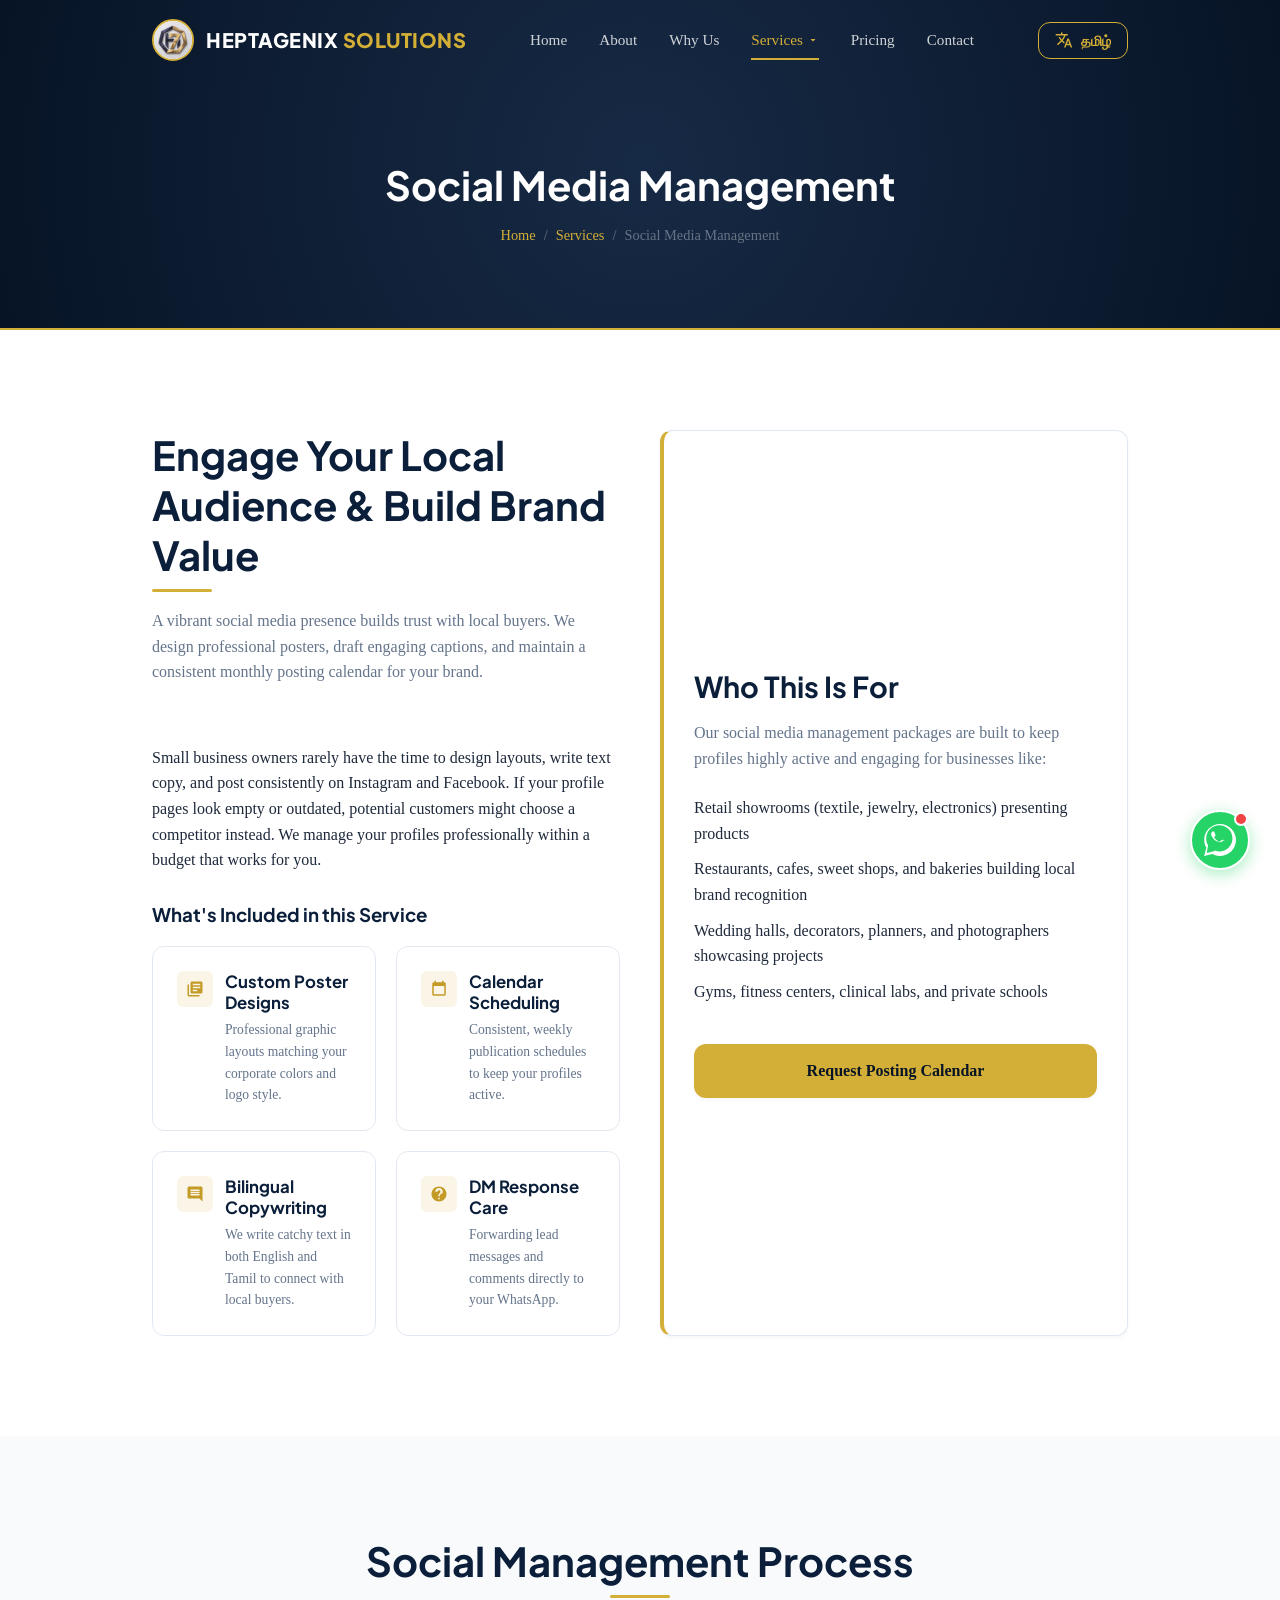
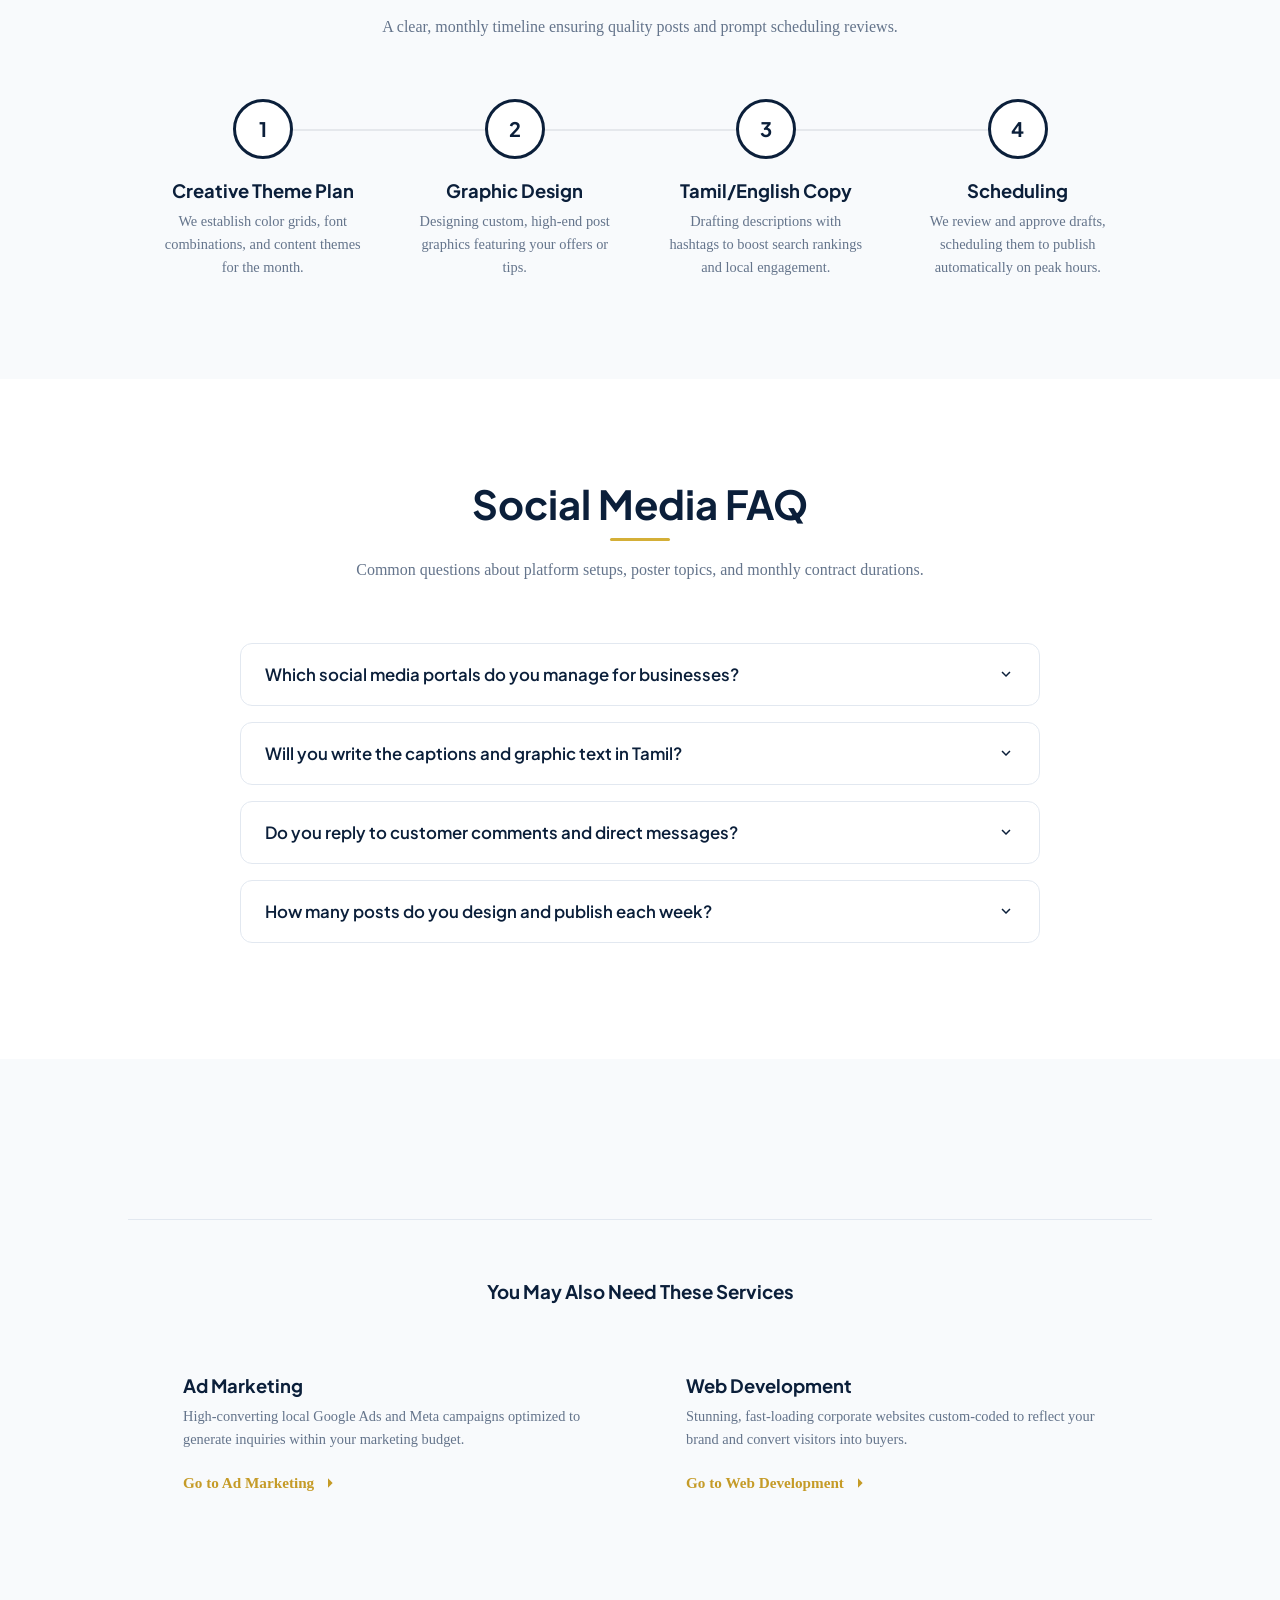
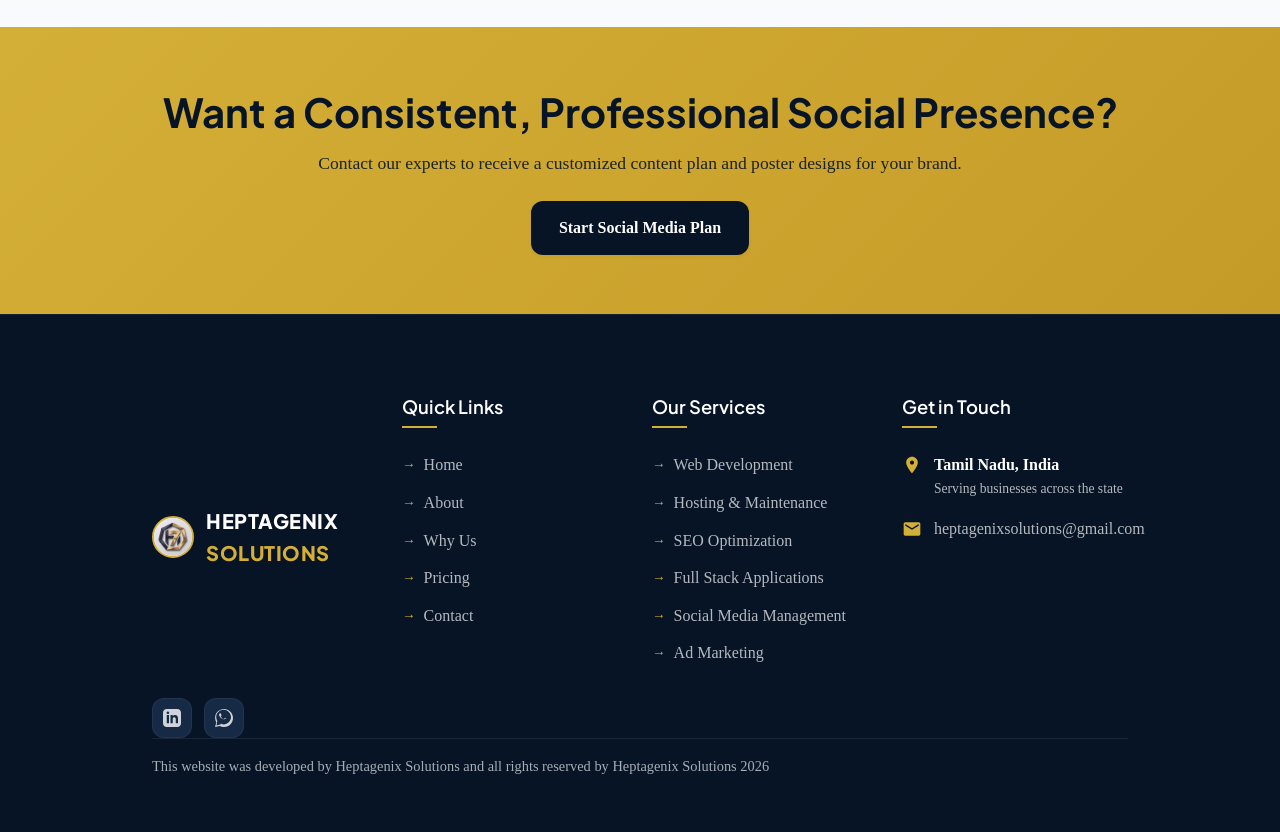
<file: social-media-management.html>
<!DOCTYPE html>
<html lang="en">
<head>
  <meta charset="UTF-8">
  <meta name="viewport" content="width=device-width, initial-scale=1.0">
  <title>Heptagenix Solutions | Social Media</title>
  <meta name="description" content="Engage Tamil customers. We manage your Facebook & Instagram profiles, design professional posters, and schedule monthly content calendars.">
  
  <!-- Open Graph / Facebook -->
  <meta property="og:type" content="website">
  <meta property="og:url" content="social-media-management.html">
  <meta property="og:title" content="Social Media Management & Poster Design Tamil Nadu | Heptagenix Solutions">
  <meta property="og:description" content="Engage Tamil customers. We manage your Facebook & Instagram profiles, design professional posters, and schedule monthly content calendars.">
  <meta property="og:image" content="assets/logo/logo.png">

  <!-- Stylesheets -->
  <link rel="stylesheet" href="css/style.css?v=1.0.1">
  <link rel="icon" type="image/png" href="assets/logo/favicon.png?v=1.0.1">
</head>
<body>

  <!-- HEADER -->
  <header class="header">
    <div class="container header-container">
      <a href="index.html" class="logo-container" aria-label="Heptagenix Solutions Home">
        <img src="assets/logo/logo.png" alt="Heptagenix Solutions" class="logo-img" onerror="this.style.display='none'; this.nextElementSibling.style.display='block';">
        <span class="logo-text" style="display: none;">Heptagenix <span>Solutions</span></span>
      </a>
      
      <button class="hamburger" aria-label="Toggle navigation menu" aria-expanded="false" aria-controls="nav-menu">
        <span></span>
        <span></span>
        <span></span>
      </button>
      
      <nav class="nav-menu" id="nav-menu">
        <a href="index.html" class="nav-link">Home</a>
        <a href="about.html" class="nav-link">About</a>
        <a href="why-us.html" class="nav-link">Why Us</a>
        <div class="nav-item-dropdown">
          <a href="#" class="nav-link dropdown-toggle" aria-haspopup="true" aria-expanded="false">Services <svg viewBox="0 0 24 24"><path d="M7 10l5 5 5-5z"/></svg></a>
          <div class="dropdown-menu">
            <a href="web-development.html" class="dropdown-item">Web Development</a>
            <a href="hosting-maintenance.html" class="dropdown-item">Hosting & Maintenance</a>
            <a href="seo-optimization.html" class="dropdown-item">SEO Optimization</a>
            <a href="fullstack-applications.html" class="dropdown-item">Full Stack Applications</a>
            <a href="social-media-management.html" class="dropdown-item">Social Media Management</a>
            <a href="ad-marketing.html" class="dropdown-item">Ad Marketing</a>
          </div>
        </div>
        <a href="pricing.html" class="nav-link">Pricing</a>
        <a href="contact.html" class="nav-link">Contact</a>
        </nav>
      
      <button class="lang-switch-btn" id="langSwitchBtn" aria-label="Switch Language to Tamil">
        <svg viewBox="0 0 24 24"><path d="M12.87 15.07l-2.54-2.51.03-.03c1.74-1.94 2.98-4.17 3.71-6.53H17V4h-7V2H8v2H1v1.99h11.17C11.5 7.92 10.44 9.75 9 11.35 8.07 10.32 7.3 9.19 6.69 8h-2c.73 1.63 1.73 3.17 2.98 4.56l-5.09 5.02L4 19l5-5 3.11 3.11.76-2.04zM18.5 10h-2L12 22h2l1.12-3h4.75L21 22h2l-4.5-12zm-2.62 7l1.62-4.33L19.12 17h-3.24z"/></svg>
        <span class="lang-text">தமிழ்</span>
      </button>
    </div>
  </header>

  <main>
    <!-- PAGE HERO -->
    <section class="page-hero">
      <div class="container">
        <h1>Social Media Management</h1>
        <div class="breadcrumb">
          <a href="index.html">Home</a>
          <span>/</span>
          <a href="index.html#services">Services</a>
          <span>/</span>
          <span>Social Media Management</span>
        </div>
      </div>
    </section>

    <!-- SERVICE DETAIL MAIN SECTION -->
    <section class="section">
      <div class="container grid-2">
        <div class="scroll-reveal">
          <div class="section-header align-left">
            <h2>Engage Your Local Audience & Build Brand Value</h2>
            <p class="text-muted">A vibrant social media presence builds trust with local buyers. We design professional posters, draft engaging captions, and maintain a consistent monthly posting calendar for your brand.</p>
          </div>
          
          <p style="margin-bottom: 30px;">Small business owners rarely have the time to design layouts, write text copy, and post consistently on Instagram and Facebook. If your profile pages look empty or outdated, potential customers might choose a competitor instead. We manage your profiles professionally within a budget that works for you.</p>

          <h3 style="margin-bottom: 20px;">What's Included in this Service</h3>
          
          <div class="feature-list">
            <!-- Feature 1 -->
            <div class="feature-item">
              <div class="feature-icon-box">
                <svg viewBox="0 0 24 24"><path d="M4 6H2v14c0 1.1.9 2 2 2h14v-2H4V6zm16-4H8c-1.1 0-2 .9-2 2v12c0 1.1.9 2 2 2h12c1.1 0 2-.9 2-2V4c0-1.1-.9-2-2-2zm-1 9H9V9h10v2zm-4 4H9v-2h6v2zm4-8H9V5h10v2z"/></svg>
              </div>
              <div class="feature-info">
                <h3>Custom Poster Designs</h3>
                <p>Professional graphic layouts matching your corporate colors and logo style.</p>
              </div>
            </div>

            <!-- Feature 2 -->
            <div class="feature-item">
              <div class="feature-icon-box">
                <svg viewBox="0 0 24 24"><path d="M19 3h-1V1h-2v2H8V1H6v2H5c-1.11 0-2 .9-2 2v14c0 1.1.89 2 2 2h14c1.1 0 2-.9 2-2V5c0-1.1-.9-2-2-2zm0 16H5V8h14v11z"/></svg>
              </div>
              <div class="feature-info">
                <h3>Calendar Scheduling</h3>
                <p>Consistent, weekly publication schedules to keep your profiles active.</p>
              </div>
            </div>

            <!-- Feature 3 -->
            <div class="feature-item">
              <div class="feature-icon-box">
                <svg viewBox="0 0 24 24"><path d="M21.99 4c0-1.1-.89-2-1.99-2H4c-1.1 0-2 .9-2 2v12c0 1.1.9 2 2 2h14l4 4-.01-18zM18 14H6v-2h12v2zm0-3H6V9h12v2zm0-3H6V6h12v2z"/></svg>
              </div>
              <div class="feature-info">
                <h3>Bilingual Copywriting</h3>
                <p>We write catchy text in both English and Tamil to connect with local buyers.</p>
              </div>
            </div>

            <!-- Feature 4 -->
            <div class="feature-item">
              <div class="feature-icon-box">
                <svg viewBox="0 0 24 24"><path d="M12 2C6.48 2 2 6.48 2 12s4.48 10 10 10 10-4.48 10-10S17.52 2 12 2zm1 17h-2v-2h2v2zm2.07-7.75l-.9.92C13.45 12.9 13 13.5 13 15h-2v-.5c0-1.1.45-2.1 1.17-2.83l1.24-1.26c.37-.36.59-.86.59-1.41 0-1.1-.9-2-2-2s-2 .9-2 2H7c0-2.76 2.24-5 5-5s5 2.24 5 5c0 1.04-.42 1.99-1.07 2.75z"/></svg>
              </div>
              <div class="feature-info">
                <h3>DM Response Care</h3>
                <p>Forwarding lead messages and comments directly to your WhatsApp.</p>
              </div>
            </div>
          </div>
        </div>

        <div class="scroll-reveal delay-2">
          <div class="service-meta-box">
            <h2>Who This Is For</h2>
            <p>Our social media management packages are built to keep profiles highly active and engaging for businesses like:</p>
            <ul class="footer-links" style="margin-bottom: 30px;">
              <li style="color: var(--text-charcoal); margin-bottom: 10px;">Retail showrooms (textile, jewelry, electronics) presenting products</li>
              <li style="color: var(--text-charcoal); margin-bottom: 10px;">Restaurants, cafes, sweet shops, and bakeries building local brand recognition</li>
              <li style="color: var(--text-charcoal); margin-bottom: 10px;">Wedding halls, decorators, planners, and photographers showcasing projects</li>
              <li style="color: var(--text-charcoal); margin-bottom: 10px;">Gyms, fitness centers, clinical labs, and private schools</li>
            </ul>
            <a href="https://forms.gle/dVV4Y6iWr2HJKnKQ7" class="btn btn-primary" target="_blank" rel="noopener">Request Posting Calendar</a>
          </div>
        </div>
      </div>
    </section>

    <!-- PROCESS DETAIL SECTION -->
    <section class="section section-offwhite">
      <div class="container">
        <div class="section-header text-center scroll-reveal">
          <h2>Social Management Process</h2>
          <p class="text-muted">A clear, monthly timeline ensuring quality posts and prompt scheduling reviews.</p>
        </div>

        <div class="process-timeline">
          <div class="process-step scroll-reveal delay-1">
            <div class="process-icon">1</div>
            <h3>Creative Theme Plan</h3>
            <p>We establish color grids, font combinations, and content themes for the month.</p>
          </div>
          <div class="process-step scroll-reveal delay-2">
            <div class="process-icon">2</div>
            <h3>Graphic Design</h3>
            <p>Designing custom, high-end post graphics featuring your offers or tips.</p>
          </div>
          <div class="process-step scroll-reveal delay-3">
            <div class="process-icon">3</div>
            <h3>Tamil/English Copy</h3>
            <p>Drafting descriptions with hashtags to boost search rankings and local engagement.</p>
          </div>
          <div class="process-step scroll-reveal delay-4">
            <div class="process-icon">4</div>
            <h3>Scheduling</h3>
            <p>We review and approve drafts, scheduling them to publish automatically on peak hours.</p>
          </div>
        </div>
      </div>
    </section>

    <!-- FAQ ACCORDION SECTION -->
    <section class="section">
      <div class="container">
        <div class="section-header text-center scroll-reveal">
          <h2>Social Media FAQ</h2>
          <p class="text-muted">Common questions about platform setups, poster topics, and monthly contract durations.</p>
        </div>

        <div class="faq-accordion scroll-reveal">
          <!-- Item 1 -->
          <div class="faq-item">
            <button class="faq-header">
              <h3>Which social media portals do you manage for businesses?</h3>
              <svg class="faq-icon-arrow" viewBox="0 0 24 24"><path d="M7.41 8.59L12 13.17l4.59-4.58L18 10l-6 6-6-6 1.41-1.41z"/></svg>
            </button>
            <div class="faq-body">
              <div class="faq-content">
                We primarily focus on Instagram and Facebook, as these are the most active platforms for consumers in Tamil Nadu. For B2B companies, we can also optimize and publish professional updates on LinkedIn.
              </div>
            </div>
          </div>

          <!-- Item 2 -->
          <div class="faq-item">
            <button class="faq-header">
              <h3>Will you write the captions and graphic text in Tamil?</h3>
              <svg class="faq-icon-arrow" viewBox="0 0 24 24"><path d="M7.41 8.59L12 13.17l4.59-4.58L18 10l-6 6-6-6 1.41-1.41z"/></svg>
            </button>
            <div class="faq-body">
              <div class="faq-content">
                Yes. To connect effectively with local audiences, we write engaging titles and copy in both Tamil and English (Tanglish or pure Tamil scripting, based on your preference).
              </div>
            </div>
          </div>

          <!-- Item 3 -->
          <div class="faq-item">
            <button class="faq-header">
              <h3>Do you reply to customer comments and direct messages?</h3>
              <svg class="faq-icon-arrow" viewBox="0 0 24 24"><path d="M7.41 8.59L12 13.17l4.59-4.58L18 10l-6 6-6-6 1.41-1.41z"/></svg>
            </button>
            <div class="faq-body">
              <div class="faq-content">
                Yes. We monitor comments and direct inquiries, replying with standard business details (like maps, numbers, and catalog links) and forwarding potential sales inquiries directly to your team on WhatsApp.
              </div>
            </div>
          </div>

          <!-- Item 4 -->
          <div class="faq-item">
            <button class="faq-header">
              <h3>How many posts do you design and publish each week?</h3>
              <svg class="faq-icon-arrow" viewBox="0 0 24 24"><path d="M7.41 8.59L12 13.17l4.59-4.58L18 10l-6 6-6-6 1.41-1.41z"/></svg>
            </button>
            <div class="faq-body">
              <div class="faq-content">
                It depends on the package you choose. Our Starter package includes 2 posts per week (8/month), and our Growth package includes 3 posts per week (12/month), covering festival templates and product spotlights.
              </div>
            </div>
          </div>
        </div>
      </div>
    </section>

    <!-- INTERNAL LINKING / CROSSLINKING SECTION -->
    <section class="section section-offwhite">
      <div class="container service-crosslinks">
        <h3 class="text-center" style="margin-bottom: 40px;">You May Also Need These Services</h3>
        <div class="crosslink-grid">
          <!-- Link Card 1 -->
          <div class="crosslink-card scroll-reveal delay-1">
            <div>
              <h4>Ad Marketing</h4>
              <p>High-converting local Google Ads and Meta campaigns optimized to generate inquiries within your marketing budget.</p>
            </div>
            <a href="ad-marketing.html" class="service-link" style="color: var(--accent-gold-hover);">Go to Ad Marketing <svg viewBox="0 0 24 24"><path d="M5 12h14M12 5l7 7-7 7"/></svg></a>
          </div>

          <!-- Link Card 2 -->
          <div class="crosslink-card scroll-reveal delay-2">
            <div>
              <h4>Web Development</h4>
              <p>Stunning, fast-loading corporate websites custom-coded to reflect your brand and convert visitors into buyers.</p>
            </div>
            <a href="web-development.html" class="service-link" style="color: var(--accent-gold-hover);">Go to Web Development <svg viewBox="0 0 24 24"><path d="M5 12h14M12 5l7 7-7 7"/></svg></a>
          </div>
        </div>
      </div>
    </section>

    <!-- FINAL CTA BAND -->
    <section class="cta-band">
      <div class="container cta-band-content scroll-reveal">
        <h2>Want a Consistent, Professional Social Presence?</h2>
        <p>Contact our experts to receive a customized content plan and poster designs for your brand.</p>
        <a href="https://forms.gle/dVV4Y6iWr2HJKnKQ7" class="btn btn-primary" target="_blank" rel="noopener">Start Social Media Plan</a>
      </div>
    </section>
  </main>

  <!-- FOOTER -->
  <footer class="footer">
    <div class="container">
      <div class="grid-4 footer-top">
        <div class="footer-logo-col">
          <a href="index.html" class="logo-container" aria-label="Heptagenix Solutions Home">
            <img src="assets/logo/logo.png" alt="Heptagenix Solutions Logo" class="logo-img" onerror="this.style.display='none'; this.nextElementSibling.style.display='block';">
            <span class="logo-text" style="display: none; color: var(--white);">Heptagenix <span style="color: var(--accent-gold);">Solutions</span></span>
          </a>
          
                    <div class="social-links">
            <a href="https://www.linkedin.com/in/heptagenixsolutions/" class="social-icon" aria-label="LinkedIn" target="_blank" rel="noopener">
              <svg viewBox="0 0 24 24"><path d="M19 0h-14c-2.761 0-5 2.239-5 5v14c0 2.761 2.239 5 5 5h14c2.762 0 5-2.239 5-5v-14c0-2.761-2.238-5-5-5zm-11 19h-3v-11h3v11zm-1.5-12.268c-.966 0-1.75-.79-1.75-1.764s.784-1.764 1.75-1.764 1.75.79 1.75 1.764-.783 1.764-1.75 1.764zm13.5 12.268h-3v-5.604c0-3.368-4-3.113-4 0v5.604h-3v-11h3v1.765c1.396-2.586 7-2.777 7 2.476v6.759z"/></svg>
            </a>
            <a href="https://wa.me/919600630469?text=Hi%20Heptagenix%20Solutions,%20I%20would%20like%20to%20request%20a%20free%20consultation." class="social-icon" aria-label="WhatsApp" target="_blank" rel="noopener">
              <svg viewBox="0 0 24 24"><path d="M.057 24l1.687-6.163c-1.041-1.804-1.588-3.849-1.587-5.946C.06 5.348 5.397.01 12.008.01c3.202.001 6.212 1.246 8.477 3.514 2.266 2.268 3.507 5.28 3.505 8.484-.004 6.657-5.34 11.997-11.953 11.997-2.005-.001-3.973-.502-5.724-1.457L0 24zm6.59-4.846c1.6.95 3.188 1.449 4.825 1.451 5.436 0 9.86-4.37 9.864-9.799.002-2.63-1.023-5.101-2.885-6.965C16.528 2.01 14.069.99 11.503.99c-5.437 0-9.862 4.371-9.866 9.802-.001 1.763.483 3.488 1.402 5.07L2.099 21.84l6.042-1.579-.044-.047-.45-.66zM15.42 12.9c-.272-.136-1.61-.794-1.86-.885-.25-.091-.432-.136-.613.136-.182.273-.703.885-.862 1.067-.159.182-.318.205-.59.069-.272-.136-1.15-.424-2.19-1.353-.809-.721-1.355-1.612-1.514-1.885-.159-.272-.017-.42.119-.556.122-.122.272-.318.408-.477.136-.159.182-.272.272-.454.091-.181.045-.341-.023-.477-.068-.136-.613-1.477-.84-2.023-.222-.534-.488-.46-.613-.466-.12-.005-.26-.007-.403-.007-.143 0-.375.054-.572.272-.197.218-.753.736-.753 1.794s.77 2.083.877 2.228c.108.145 1.516 2.314 3.672 3.245.513.222.914.355 1.226.454.516.164.986.141 1.357.085.414-.062 1.61-.658 1.838-1.294.227-.636.227-1.182.159-1.294-.068-.113-.25-.181-.522-.317z"/></svg>
            </a>
          </div>
        </div>
        
        <div class="footer-links-col">
          <h4 class="footer-title">Quick Links</h4>
          <ul class="footer-links">
            <li><a href="index.html">Home</a></li>
            <li><a href="about.html">About Us</a></li>
              <li><a href="why-us.html">Why Choose Us</a></li>
            <li><a href="pricing.html">Pricing Plans</a></li>
            <li><a href="contact.html">Contact Us</a></li>
          </ul>
        </div>
        
        <div class="footer-links-col">
          <h4 class="footer-title">Our Services</h4>
          <ul class="footer-links">
            <li><a href="web-development.html">Web Development</a></li>
            <li><a href="hosting-maintenance.html">Hosting & Support</a></li>
            <li><a href="seo-optimization.html">SEO Optimization</a></li>
            <li><a href="fullstack-applications.html">Full Stack Apps</a></li>
            <li><a href="social-media-management.html">Social Media</a></li>
            <li><a href="ad-marketing.html">Ad Marketing</a></li>
          </ul>
        </div>
        
        <div class="footer-contact-col">
          <h4 class="footer-title">Get in Touch</h4>
          <div class="footer-contact-item">
            <svg viewBox="0 0 24 24"><path d="M12 2C8.13 2 5 5.13 5 9c0 5.25 7 13 7 13s7-7.75 7-13c0-3.87-3.13-7-7-7zm0 9.5c-1.38 0-2.5-1.12-2.5-2.5s1.12-2.5 2.5-2.5 2.5 1.12 2.5 2.5-1.12 2.5-2.5 2.5z"/></svg>
            <div>
              <p style="font-weight: 600; color: var(--white);">Tamil Nadu, India</p>
              <p style="font-size: 0.85rem;">Serving businesses across the state</p>
            </div>
          </div>
          <div class="footer-contact-item">
            <svg viewBox="0 0 24 24"><path d="M20 4H4c-1.1 0-1.99.9-1.99 2L2 18c0 1.1.9 2 2 2h16c1.1 0 2-.9 2-2V6c0-1.1-.9-2-2-2zm0 4l-8 5-8-5V6l8 5 8-5v2z"/></svg>
            <a href="mailto:heptagenixsolutions@gmail.com">heptagenixsolutions@gmail.com</a>
          </div>
        </div>
      </div>
      
      <div class="footer-bottom">
        <div class="footer-marquee">
          <p id="footerMarqueeText">This website was developed by Heptagenix Solutions and all rights reserved by Heptagenix Solutions 2026</p>
        </div>
      </div>
    </div>
  </footer>

  <!-- Scripts -->
  <script src="js/script.js"></script>

  <!-- Floating WhatsApp Widget -->
  <div class="whatsapp-widget">
    <div class="whatsapp-tooltip" id="whatsappTooltip">Need a free quote? Chat with our experts!</div>
    <a href="https://wa.me/919600630469?text=Hi%20Heptagenix%20Solutions,%20I%20would%20like%20to%20request%20a%20free%20consultation." class="whatsapp-button" target="_blank" rel="noopener" aria-label="Chat on WhatsApp" id="whatsappButton">
      <span class="whatsapp-badge"></span>
      <svg viewBox="0 0 24 24"><path d="M.057 24l1.687-6.163c-1.041-1.804-1.588-3.849-1.587-5.946C.06 5.348 5.397.01 12.008.01c3.202.001 6.212 1.246 8.477 3.514 2.266 2.268 3.507 5.28 3.505 8.484-.004 6.657-5.34 11.997-11.953 11.997-2.005-.001-3.973-.502-5.724-1.457L0 24zm6.59-4.846c1.6.95 3.188 1.449 4.825 1.451 5.436 0 9.86-4.37 9.864-9.799.002-2.63-1.023-5.101-2.885-6.965C16.528 2.01 14.069.99 11.503.99c-5.437 0-9.862 4.371-9.866 9.802-.001 1.763.483 3.488 1.402 5.07L2.099 21.84l6.042-1.579-.044-.047-.45-.66zM15.42 12.9c-.272-.136-1.61-.794-1.86-.885-.25-.091-.432-.136-.613.136-.182.273-.703.885-.862 1.067-.159.182-.318.205-.59.069-.272-.136-1.15-.424-2.19-1.353-.809-.721-1.355-1.612-1.514-1.885-.159-.272-.017-.42.119-.556.122-.122.272-.318.408-.477.136-.159.182-.272.272-.454.091-.181.045-.341-.023-.477-.068-.136-.613-1.477-.84-2.023-.222-.534-.488-.46-.613-.466-.12-.005-.26-.007-.403-.007-.143 0-.375.054-.572.272-.197.218-.753.736-.753 1.794s.77 2.083.877 2.228c.108.145 1.516 2.314 3.672 3.245.513.222.914.355 1.226.454.516.164.986.141 1.357.085.414-.062 1.61-.658 1.838-1.294.227-.636.227-1.182.159-1.294-.068-.113-.25-.181-.522-.317z"/></svg>
    </a>
  </div>
</body>
</html>
</file>
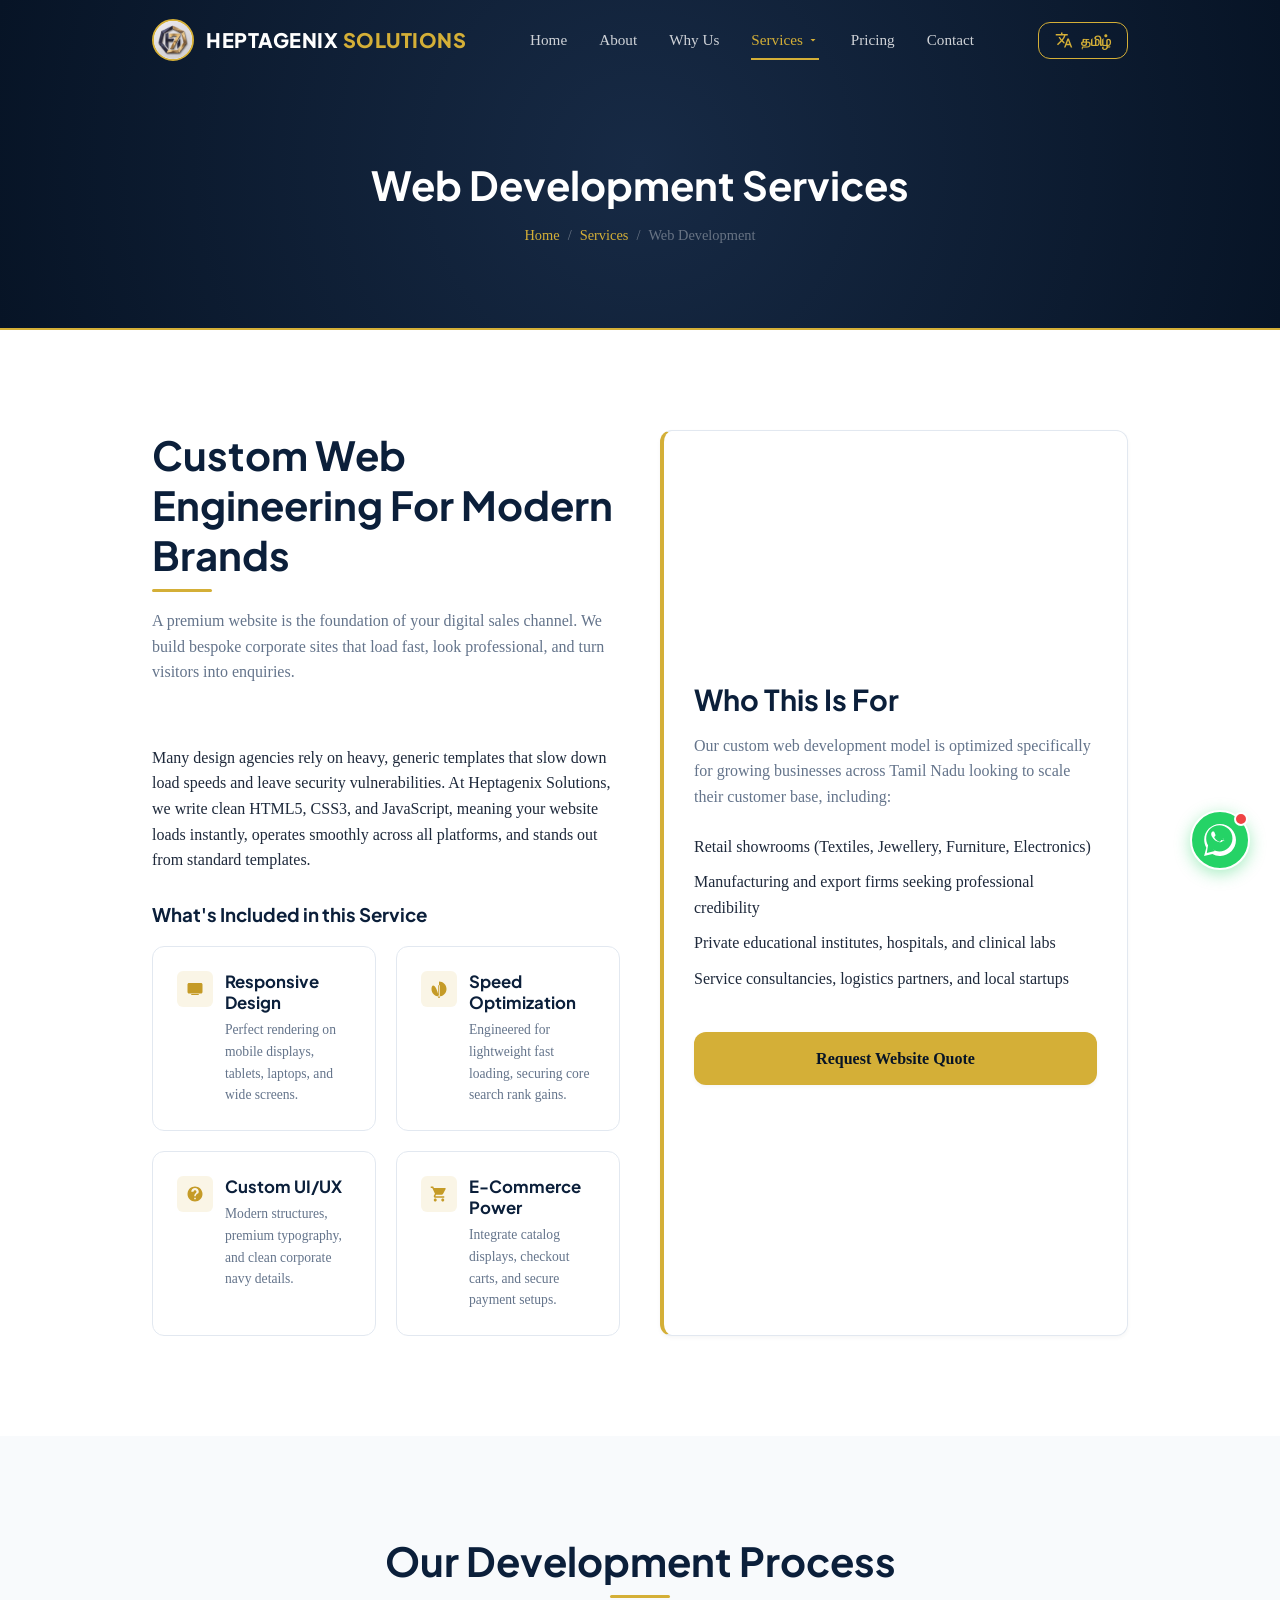
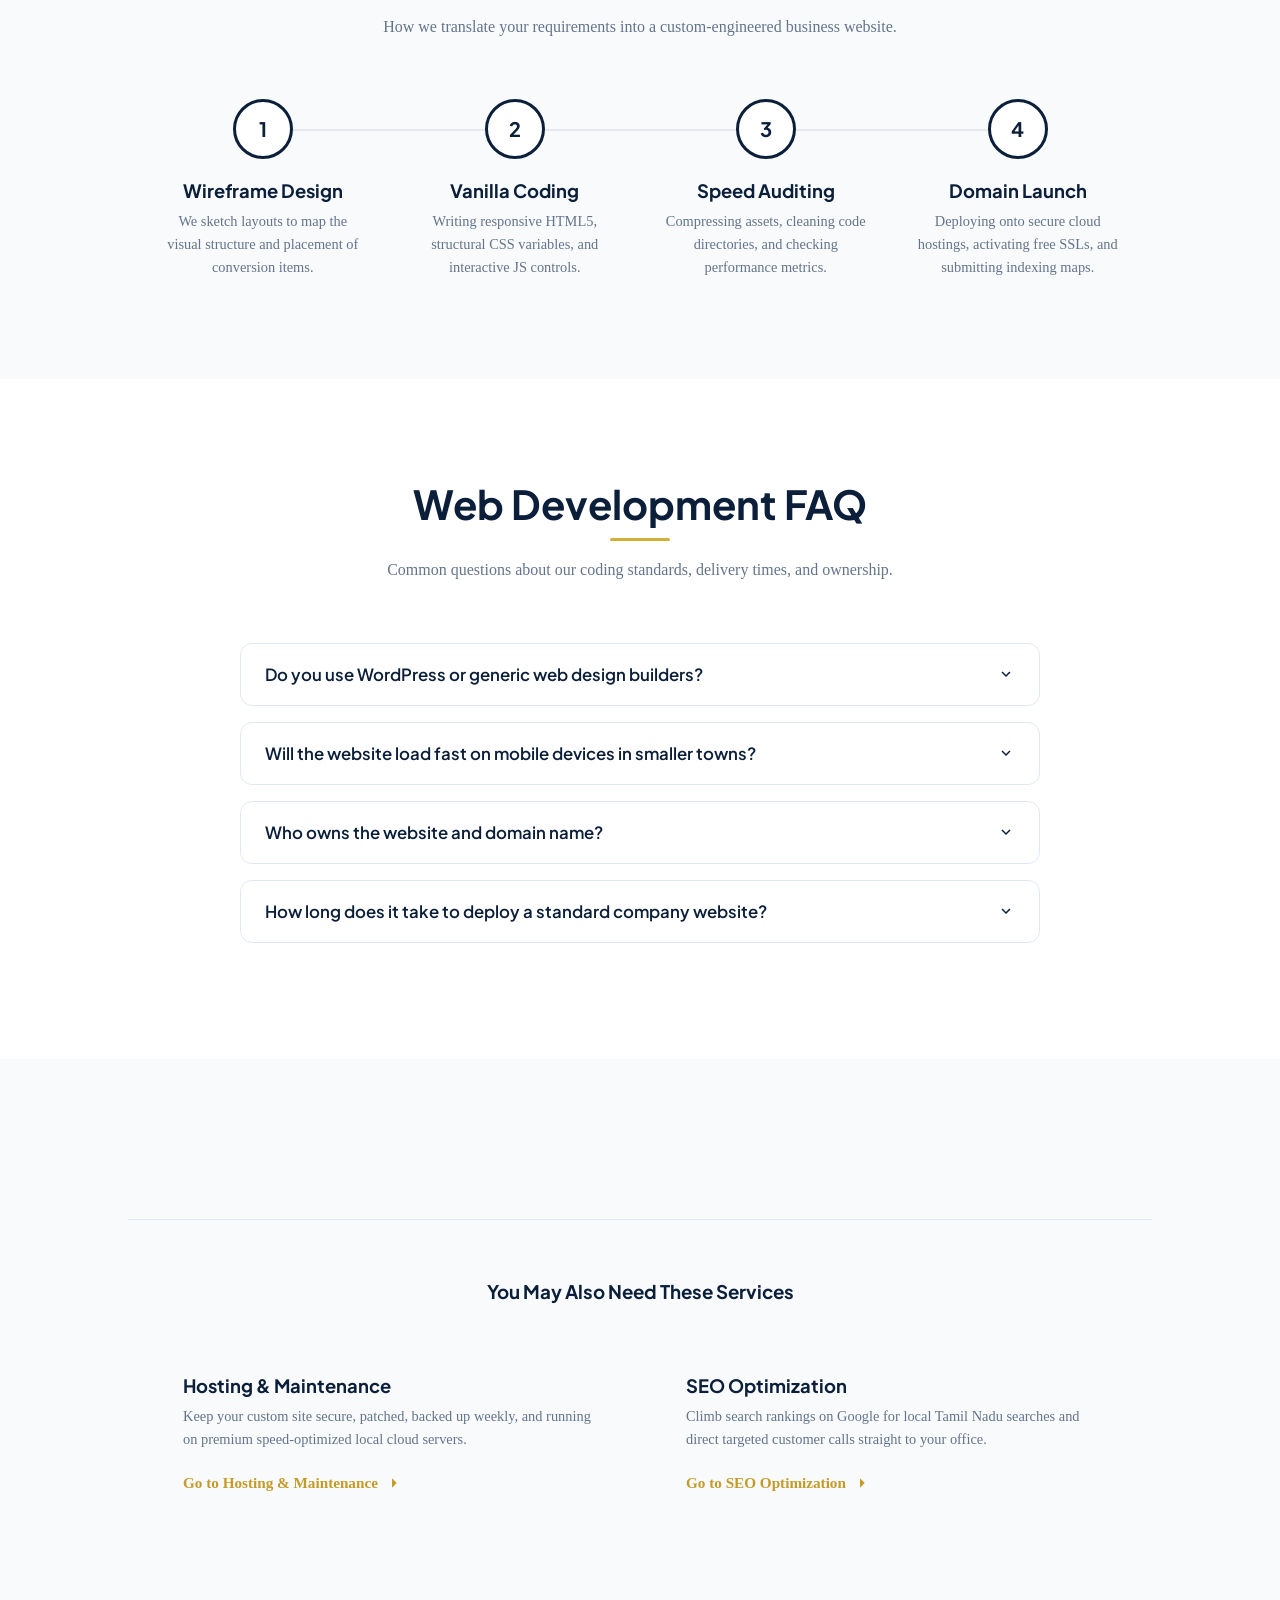
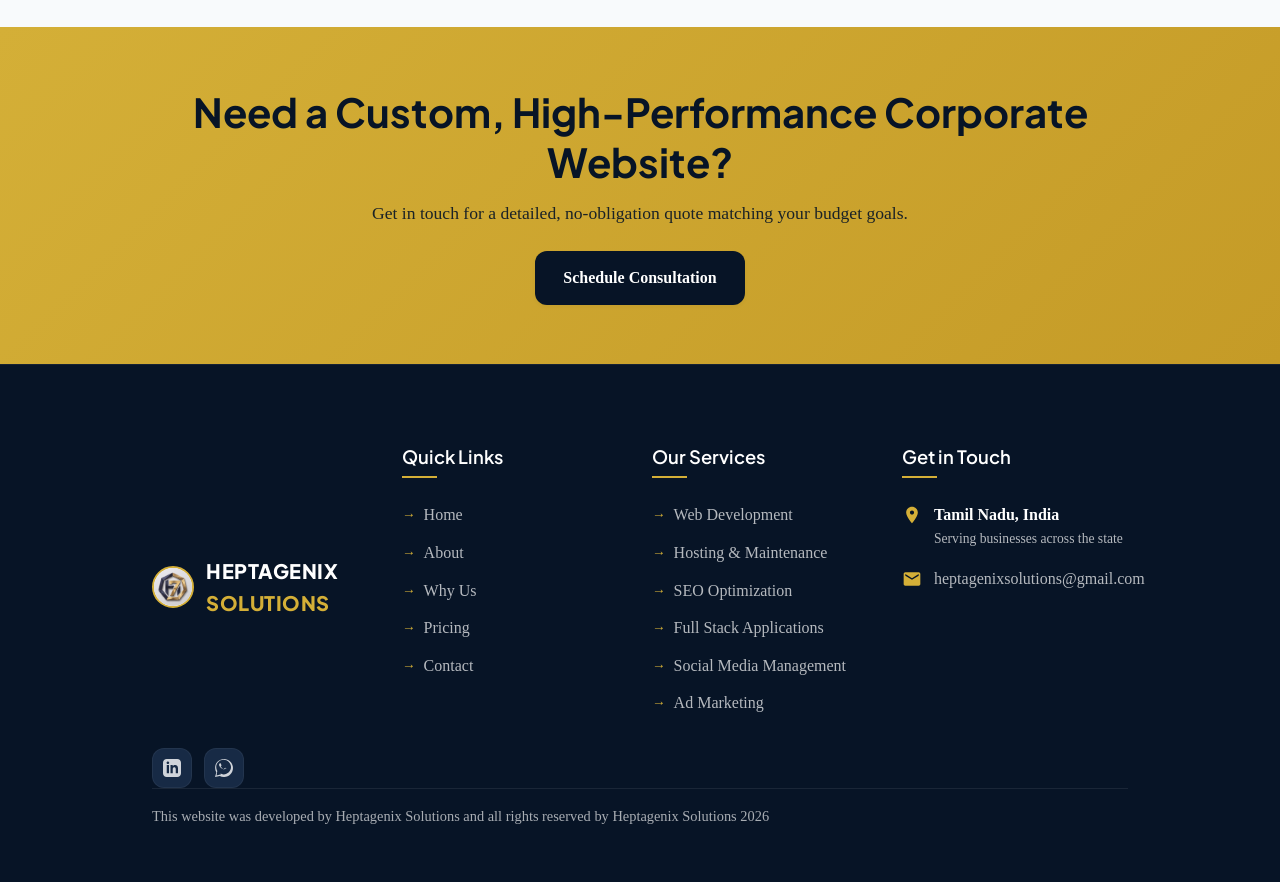
<file: web-development.html>
<!DOCTYPE html>
<html lang="en">
<head>
  <meta charset="UTF-8">
  <meta name="viewport" content="width=device-width, initial-scale=1.0">
  <title>Heptagenix Solutions | Web Development</title>
  <meta name="description" content="Get affordable, custom-coded, fast-loading websites designed to grow your business. We build responsive sites for Tamil Nadu's small businesses.">
  
  <!-- Open Graph / Facebook -->
  <meta property="og:type" content="website">
  <meta property="og:url" content="web-development.html">
  <meta property="og:title" content="Professional Web Development Services Tamil Nadu | Heptagenix Solutions">
  <meta property="og:description" content="Get affordable, custom-coded, fast-loading websites designed to grow your business. We build responsive sites for Tamil Nadu's small businesses.">
  <meta property="og:image" content="assets/logo/logo.png">

  <!-- Stylesheets -->
  <link rel="stylesheet" href="css/style.css?v=1.0.1">
  <link rel="icon" type="image/png" href="assets/logo/favicon.png?v=1.0.1">
</head>
<body>

  <!-- HEADER -->
  <header class="header">
    <div class="container header-container">
      <a href="index.html" class="logo-container" aria-label="Heptagenix Solutions Home">
        <img src="assets/logo/logo.png" alt="Heptagenix Solutions" class="logo-img" onerror="this.style.display='none'; this.nextElementSibling.style.display='block';">
        <span class="logo-text" style="display: none;">Heptagenix <span>Solutions</span></span>
      </a>
      
      <button class="hamburger" aria-label="Toggle navigation menu" aria-expanded="false" aria-controls="nav-menu">
        <span></span>
        <span></span>
        <span></span>
      </button>
      
      <nav class="nav-menu" id="nav-menu">
        <a href="index.html" class="nav-link">Home</a>
        <a href="about.html" class="nav-link">About</a>
        <a href="why-us.html" class="nav-link">Why Us</a>
        <div class="nav-item-dropdown">
          <a href="#" class="nav-link dropdown-toggle" aria-haspopup="true" aria-expanded="false">Services <svg viewBox="0 0 24 24"><path d="M7 10l5 5 5-5z"/></svg></a>
          <div class="dropdown-menu">
            <a href="web-development.html" class="dropdown-item">Web Development</a>
            <a href="hosting-maintenance.html" class="dropdown-item">Hosting & Maintenance</a>
            <a href="seo-optimization.html" class="dropdown-item">SEO Optimization</a>
            <a href="fullstack-applications.html" class="dropdown-item">Full Stack Applications</a>
            <a href="social-media-management.html" class="dropdown-item">Social Media Management</a>
            <a href="ad-marketing.html" class="dropdown-item">Ad Marketing</a>
          </div>
        </div>
        <a href="pricing.html" class="nav-link">Pricing</a>
        <a href="contact.html" class="nav-link">Contact</a>
        </nav>
      
      <button class="lang-switch-btn" id="langSwitchBtn" aria-label="Switch Language to Tamil">
        <svg viewBox="0 0 24 24"><path d="M12.87 15.07l-2.54-2.51.03-.03c1.74-1.94 2.98-4.17 3.71-6.53H17V4h-7V2H8v2H1v1.99h11.17C11.5 7.92 10.44 9.75 9 11.35 8.07 10.32 7.3 9.19 6.69 8h-2c.73 1.63 1.73 3.17 2.98 4.56l-5.09 5.02L4 19l5-5 3.11 3.11.76-2.04zM18.5 10h-2L12 22h2l1.12-3h4.75L21 22h2l-4.5-12zm-2.62 7l1.62-4.33L19.12 17h-3.24z"/></svg>
        <span class="lang-text">தமிழ்</span>
      </button>
    </div>
  </header>

  <main>
    <!-- PAGE HERO -->
    <section class="page-hero">
      <div class="container">
        <h1>Web Development Services</h1>
        <div class="breadcrumb">
          <a href="index.html">Home</a>
          <span>/</span>
          <a href="index.html#services">Services</a>
          <span>/</span>
          <span>Web Development</span>
        </div>
      </div>
    </section>

    <!-- SERVICE DETAIL MAIN SECTION -->
    <section class="section">
      <div class="container grid-2">
        <div class="scroll-reveal">
          <div class="section-header align-left">
            <h2>Custom Web Engineering For Modern Brands</h2>
            <p class="text-muted">A premium website is the foundation of your digital sales channel. We build bespoke corporate sites that load fast, look professional, and turn visitors into enquiries.</p>
          </div>
          
          <p style="margin-bottom: 30px;">Many design agencies rely on heavy, generic templates that slow down load speeds and leave security vulnerabilities. At Heptagenix Solutions, we write clean HTML5, CSS3, and JavaScript, meaning your website loads instantly, operates smoothly across all platforms, and stands out from standard templates.</p>

          <h3 style="margin-bottom: 20px;">What's Included in this Service</h3>
          
          <div class="feature-list">
            <!-- Feature 1 -->
            <div class="feature-item">
              <div class="feature-icon-box">
                <svg viewBox="0 0 24 24"><path d="M4 6h16v10H4V6zm16 12H4c-1.1 0-2-.9-2-2V6c0-1.1.9-2 2-2h16c1.1 0 2 .9 2 2v10c0 1.1-.9 2-2 2zm-3 2H7v-1.5h10V20z"/></svg>
              </div>
              <div class="feature-info">
                <h3>Responsive Design</h3>
                <p>Perfect rendering on mobile displays, tablets, laptops, and wide screens.</p>
              </div>
            </div>

            <!-- Feature 2 -->
            <div class="feature-item">
              <div class="feature-icon-box">
                <svg viewBox="0 0 24 24"><path d="M12 22C6.48 2 2 6.48 2 12s4.48 10 10 10 10-4.48 10-10S17.52 2 12 2zm1 15h-2v-6h2v6zm0-8h-2V7h2v2z"/></svg>
              </div>
              <div class="feature-info">
                <h3>Speed Optimization</h3>
                <p>Engineered for lightweight fast loading, securing core search rank gains.</p>
              </div>
            </div>

            <!-- Feature 3 -->
            <div class="feature-item">
              <div class="feature-icon-box">
                <svg viewBox="0 0 24 24"><path d="M12 2C6.48 2 2 6.48 2 12s4.48 10 10 10 10-4.48 10-10S17.52 2 12 2zm1 17h-2v-2h2v2zm2.07-7.75l-.9.92C13.45 12.9 13 13.5 13 15h-2v-.5c0-1.1.45-2.1 1.17-2.83l1.24-1.26c.37-.36.59-.86.59-1.41 0-1.1-.9-2-2-2s-2 .9-2 2H7c0-2.76 2.24-5 5-5s5 2.24 5 5c0 1.04-.42 1.99-1.07 2.75z"/></svg>
              </div>
              <div class="feature-info">
                <h3>Custom UI/UX</h3>
                <p>Modern structures, premium typography, and clean corporate navy details.</p>
              </div>
            </div>

            <!-- Feature 4 -->
            <div class="feature-item">
              <div class="feature-icon-box">
                <svg viewBox="0 0 24 24"><path d="M7 18c-1.1 0-1.99.9-1.99 2S5.9 22 7 22s2-.9 2-2-.9-2-2-2zM1 2v2h2l3.6 7.59-1.35 2.45c-.16.28-.25.61-.25.96 0 1.1.9 2 2 2h12v-2H7.42c-.14 0-.25-.11-.25-.25l.03-.12.9-1.63h7.45c.75 0 1.41-.41 1.75-1.03l3.58-6.49c.08-.14.12-.31.12-.48 0-.55-.45-1-1-1H5.21l-.94-2H1zm16 16c-1.1 0-1.99.9-1.99 2s.89 2 1.99 2 2-.9 2-2-.9-2-2-2z"/></svg>
              </div>
              <div class="feature-info">
                <h3>E-Commerce Power</h3>
                <p>Integrate catalog displays, checkout carts, and secure payment setups.</p>
              </div>
            </div>
          </div>
        </div>

        <div class="scroll-reveal delay-2">
          <div class="service-meta-box">
            <h2>Who This Is For</h2>
            <p>Our custom web development model is optimized specifically for growing businesses across Tamil Nadu looking to scale their customer base, including:</p>
            <ul class="footer-links" style="margin-bottom: 30px;">
              <li style="color: var(--text-charcoal); margin-bottom: 10px;">Retail showrooms (Textiles, Jewellery, Furniture, Electronics)</li>
              <li style="color: var(--text-charcoal); margin-bottom: 10px;">Manufacturing and export firms seeking professional credibility</li>
              <li style="color: var(--text-charcoal); margin-bottom: 10px;">Private educational institutes, hospitals, and clinical labs</li>
              <li style="color: var(--text-charcoal); margin-bottom: 10px;">Service consultancies, logistics partners, and local startups</li>
            </ul>
            <a href="https://forms.gle/dVV4Y6iWr2HJKnKQ7" class="btn btn-primary" target="_blank" rel="noopener">Request Website Quote</a>
          </div>
        </div>
      </div>
    </section>

    <!-- PROCESS DETAIL SECTION -->
    <section class="section section-offwhite">
      <div class="container">
        <div class="section-header text-center scroll-reveal">
          <h2>Our Development Process</h2>
          <p class="text-muted">How we translate your requirements into a custom-engineered business website.</p>
        </div>

        <div class="process-timeline">
          <div class="process-step scroll-reveal delay-1">
            <div class="process-icon">1</div>
            <h3>Wireframe Design</h3>
            <p>We sketch layouts to map the visual structure and placement of conversion items.</p>
          </div>
          <div class="process-step scroll-reveal delay-2">
            <div class="process-icon">2</div>
            <h3>Vanilla Coding</h3>
            <p>Writing responsive HTML5, structural CSS variables, and interactive JS controls.</p>
          </div>
          <div class="process-step scroll-reveal delay-3">
            <div class="process-icon">3</div>
            <h3>Speed Auditing</h3>
            <p>Compressing assets, cleaning code directories, and checking performance metrics.</p>
          </div>
          <div class="process-step scroll-reveal delay-4">
            <div class="process-icon">4</div>
            <h3>Domain Launch</h3>
            <p>Deploying onto secure cloud hostings, activating free SSLs, and submitting indexing maps.</p>
          </div>
        </div>
      </div>
    </section>

    <!-- FAQ ACCORDION SECTION -->
    <section class="section">
      <div class="container">
        <div class="section-header text-center scroll-reveal">
          <h2>Web Development FAQ</h2>
          <p class="text-muted">Common questions about our coding standards, delivery times, and ownership.</p>
        </div>

        <div class="faq-accordion scroll-reveal">
          <!-- Item 1 -->
          <div class="faq-item">
            <button class="faq-header">
              <h3>Do you use WordPress or generic web design builders?</h3>
              <svg class="faq-icon-arrow" viewBox="0 0 24 24"><path d="M7.41 8.59L12 13.17l4.59-4.58L18 10l-6 6-6-6 1.41-1.41z"/></svg>
            </button>
            <div class="faq-body">
              <div class="faq-content">
                No. We write clean, custom HTML, CSS, and vanilla JS. This makes your site significantly faster (loading under 2 seconds), highly secure against hacker attacks, and fully customizable without visual template limitations.
              </div>
            </div>
          </div>

          <!-- Item 2 -->
          <div class="faq-item">
            <button class="faq-header">
              <h3>Will the website load fast on mobile devices in smaller towns?</h3>
              <svg class="faq-icon-arrow" viewBox="0 0 24 24"><path d="M7.41 8.59L12 13.17l4.59-4.58L18 10l-6 6-6-6 1.41-1.41z"/></svg>
            </button>
            <div class="faq-body">
              <div class="faq-content">
                Yes. Lightweight assets, compressed responsive images, inline SVG icons, and premium server setup ensure that your website loads rapidly even on standard 3G/4G connections across Tamil Nadu.
              </div>
            </div>
          </div>

          <!-- Item 3 -->
          <div class="faq-item">
            <button class="faq-header">
              <h3>Who owns the website and domain name?</h3>
              <svg class="faq-icon-arrow" viewBox="0 0 24 24"><path d="M7.41 8.59L12 13.17l4.59-4.58L18 10l-6 6-6-6 1.41-1.41z"/></svg>
            </button>
            <div class="faq-body">
              <div class="faq-content">
                You do. We help set up the domain registry and cloud space, but everything is registered under your business name. If you decide to move hosting in the future, you take all assets with you.
              </div>
            </div>
          </div>

          <!-- Item 4 -->
          <div class="faq-item">
            <button class="faq-header">
              <h3>How long does it take to deploy a standard company website?</h3>
              <svg class="faq-icon-arrow" viewBox="0 0 24 24"><path d="M7.41 8.59L12 13.17l4.59-4.58L18 10l-6 6-6-6 1.41-1.41z"/></svg>
            </button>
            <div class="faq-body">
              <div class="faq-content">
                A professional corporate profile site (5-7 pages) takes approximately 2 to 3 weeks. E-commerce catalogues or custom systems take 4 to 6 weeks, depending on dynamic feature configurations.
              </div>
            </div>
          </div>
        </div>
      </div>
    </section>

    <!-- INTERNAL LINKING / CROSSLINKING SECTION -->
    <section class="section section-offwhite">
      <div class="container service-crosslinks">
        <h3 class="text-center" style="margin-bottom: 40px;">You May Also Need These Services</h3>
        <div class="crosslink-grid">
          <!-- Link Card 1 -->
          <div class="crosslink-card scroll-reveal delay-1">
            <div>
              <h4>Hosting & Maintenance</h4>
              <p>Keep your custom site secure, patched, backed up weekly, and running on premium speed-optimized local cloud servers.</p>
            </div>
            <a href="hosting-maintenance.html" class="service-link" style="color: var(--accent-gold-hover);">Go to Hosting & Maintenance <svg viewBox="0 0 24 24"><path d="M5 12h14M12 5l7 7-7 7"/></svg></a>
          </div>

          <!-- Link Card 2 -->
          <div class="crosslink-card scroll-reveal delay-2">
            <div>
              <h4>SEO Optimization</h4>
              <p>Climb search rankings on Google for local Tamil Nadu searches and direct targeted customer calls straight to your office.</p>
            </div>
            <a href="seo-optimization.html" class="service-link" style="color: var(--accent-gold-hover);">Go to SEO Optimization <svg viewBox="0 0 24 24"><path d="M5 12h14M12 5l7 7-7 7"/></svg></a>
          </div>
        </div>
      </div>
    </section>

    <!-- FINAL CTA BAND -->
    <section class="cta-band">
      <div class="container cta-band-content scroll-reveal">
        <h2>Need a Custom, High-Performance Corporate Website?</h2>
        <p>Get in touch for a detailed, no-obligation quote matching your budget goals.</p>
        <a href="https://forms.gle/dVV4Y6iWr2HJKnKQ7" class="btn btn-primary" target="_blank" rel="noopener">Schedule Consultation</a>
      </div>
    </section>
  </main>

  <!-- FOOTER -->
  <footer class="footer">
    <div class="container">
      <div class="grid-4 footer-top">
        <div class="footer-logo-col">
          <a href="index.html" class="logo-container" aria-label="Heptagenix Solutions Home">
            <img src="assets/logo/logo.png" alt="Heptagenix Solutions Logo" class="logo-img" onerror="this.style.display='none'; this.nextElementSibling.style.display='block';">
            <span class="logo-text" style="display: none; color: var(--white);">Heptagenix <span style="color: var(--accent-gold);">Solutions</span></span>
          </a>
          
                    <div class="social-links">
            <a href="https://www.linkedin.com/in/heptagenixsolutions/" class="social-icon" aria-label="LinkedIn" target="_blank" rel="noopener">
              <svg viewBox="0 0 24 24"><path d="M19 0h-14c-2.761 0-5 2.239-5 5v14c0 2.761 2.239 5 5 5h14c2.762 0 5-2.239 5-5v-14c0-2.761-2.238-5-5-5zm-11 19h-3v-11h3v11zm-1.5-12.268c-.966 0-1.75-.79-1.75-1.764s.784-1.764 1.75-1.764 1.75.79 1.75 1.764-.783 1.764-1.75 1.764zm13.5 12.268h-3v-5.604c0-3.368-4-3.113-4 0v5.604h-3v-11h3v1.765c1.396-2.586 7-2.777 7 2.476v6.759z"/></svg>
            </a>
            <a href="https://wa.me/919600630469?text=Hi%20Heptagenix%20Solutions,%20I%20would%20like%20to%20request%20a%20free%20consultation." class="social-icon" aria-label="WhatsApp" target="_blank" rel="noopener">
              <svg viewBox="0 0 24 24"><path d="M.057 24l1.687-6.163c-1.041-1.804-1.588-3.849-1.587-5.946C.06 5.348 5.397.01 12.008.01c3.202.001 6.212 1.246 8.477 3.514 2.266 2.268 3.507 5.28 3.505 8.484-.004 6.657-5.34 11.997-11.953 11.997-2.005-.001-3.973-.502-5.724-1.457L0 24zm6.59-4.846c1.6.95 3.188 1.449 4.825 1.451 5.436 0 9.86-4.37 9.864-9.799.002-2.63-1.023-5.101-2.885-6.965C16.528 2.01 14.069.99 11.503.99c-5.437 0-9.862 4.371-9.866 9.802-.001 1.763.483 3.488 1.402 5.07L2.099 21.84l6.042-1.579-.044-.047-.45-.66zM15.42 12.9c-.272-.136-1.61-.794-1.86-.885-.25-.091-.432-.136-.613.136-.182.273-.703.885-.862 1.067-.159.182-.318.205-.59.069-.272-.136-1.15-.424-2.19-1.353-.809-.721-1.355-1.612-1.514-1.885-.159-.272-.017-.42.119-.556.122-.122.272-.318.408-.477.136-.159.182-.272.272-.454.091-.181.045-.341-.023-.477-.068-.136-.613-1.477-.84-2.023-.222-.534-.488-.46-.613-.466-.12-.005-.26-.007-.403-.007-.143 0-.375.054-.572.272-.197.218-.753.736-.753 1.794s.77 2.083.877 2.228c.108.145 1.516 2.314 3.672 3.245.513.222.914.355 1.226.454.516.164.986.141 1.357.085.414-.062 1.61-.658 1.838-1.294.227-.636.227-1.182.159-1.294-.068-.113-.25-.181-.522-.317z"/></svg>
            </a>
          </div>
        </div>
        
        <div class="footer-links-col">
          <h4 class="footer-title">Quick Links</h4>
          <ul class="footer-links">
            <li><a href="index.html">Home</a></li>
            <li><a href="about.html">About Us</a></li>
              <li><a href="why-us.html">Why Choose Us</a></li>
            <li><a href="pricing.html">Pricing Plans</a></li>
            <li><a href="contact.html">Contact Us</a></li>
          </ul>
        </div>
        
        <div class="footer-links-col">
          <h4 class="footer-title">Our Services</h4>
          <ul class="footer-links">
            <li><a href="web-development.html">Web Development</a></li>
            <li><a href="hosting-maintenance.html">Hosting & Support</a></li>
            <li><a href="seo-optimization.html">SEO Optimization</a></li>
            <li><a href="fullstack-applications.html">Full Stack Apps</a></li>
            <li><a href="social-media-management.html">Social Media</a></li>
            <li><a href="ad-marketing.html">Ad Marketing</a></li>
          </ul>
        </div>
        
        <div class="footer-contact-col">
          <h4 class="footer-title">Get in Touch</h4>
          <div class="footer-contact-item">
            <svg viewBox="0 0 24 24"><path d="M12 2C8.13 2 5 5.13 5 9c0 5.25 7 13 7 13s7-7.75 7-13c0-3.87-3.13-7-7-7zm0 9.5c-1.38 0-2.5-1.12-2.5-2.5s1.12-2.5 2.5-2.5 2.5 1.12 2.5 2.5-1.12 2.5-2.5 2.5z"/></svg>
            <div>
              <p style="font-weight: 600; color: var(--white);">Tamil Nadu, India</p>
              <p style="font-size: 0.85rem;">Serving businesses across the state</p>
            </div>
          </div>
          <div class="footer-contact-item">
            <svg viewBox="0 0 24 24"><path d="M20 4H4c-1.1 0-1.99.9-1.99 2L2 18c0 1.1.9 2 2 2h16c1.1 0 2-.9 2-2V6c0-1.1-.9-2-2-2zm0 4l-8 5-8-5V6l8 5 8-5v2z"/></svg>
            <a href="mailto:heptagenixsolutions@gmail.com">heptagenixsolutions@gmail.com</a>
          </div>
        </div>
      </div>
      
      <div class="footer-bottom">
        <div class="footer-marquee">
          <p id="footerMarqueeText">This website was developed by Heptagenix Solutions and all rights reserved by Heptagenix Solutions 2026</p>
        </div>
      </div>
    </div>
  </footer>

  <!-- Scripts -->
  <script src="js/script.js"></script>

  <!-- Floating WhatsApp Widget -->
  <div class="whatsapp-widget">
    <div class="whatsapp-tooltip" id="whatsappTooltip">Need a free quote? Chat with our experts!</div>
    <a href="https://wa.me/919600630469?text=Hi%20Heptagenix%20Solutions,%20I%20would%20like%20to%20request%20a%20free%20consultation." class="whatsapp-button" target="_blank" rel="noopener" aria-label="Chat on WhatsApp" id="whatsappButton">
      <span class="whatsapp-badge"></span>
      <svg viewBox="0 0 24 24"><path d="M.057 24l1.687-6.163c-1.041-1.804-1.588-3.849-1.587-5.946C.06 5.348 5.397.01 12.008.01c3.202.001 6.212 1.246 8.477 3.514 2.266 2.268 3.507 5.28 3.505 8.484-.004 6.657-5.34 11.997-11.953 11.997-2.005-.001-3.973-.502-5.724-1.457L0 24zm6.59-4.846c1.6.95 3.188 1.449 4.825 1.451 5.436 0 9.86-4.37 9.864-9.799.002-2.63-1.023-5.101-2.885-6.965C16.528 2.01 14.069.99 11.503.99c-5.437 0-9.862 4.371-9.866 9.802-.001 1.763.483 3.488 1.402 5.07L2.099 21.84l6.042-1.579-.044-.047-.45-.66zM15.42 12.9c-.272-.136-1.61-.794-1.86-.885-.25-.091-.432-.136-.613.136-.182.273-.703.885-.862 1.067-.159.182-.318.205-.59.069-.272-.136-1.15-.424-2.19-1.353-.809-.721-1.355-1.612-1.514-1.885-.159-.272-.017-.42.119-.556.122-.122.272-.318.408-.477.136-.159.182-.272.272-.454.091-.181.045-.341-.023-.477-.068-.136-.613-1.477-.84-2.023-.222-.534-.488-.46-.613-.466-.12-.005-.26-.007-.403-.007-.143 0-.375.054-.572.272-.197.218-.753.736-.753 1.794s.77 2.083.877 2.228c.108.145 1.516 2.314 3.672 3.245.513.222.914.355 1.226.454.516.164.986.141 1.357.085.414-.062 1.61-.658 1.838-1.294.227-.636.227-1.182.159-1.294-.068-.113-.25-.181-.522-.317z"/></svg>
    </a>
  </div>
</body>
</html>
</file>
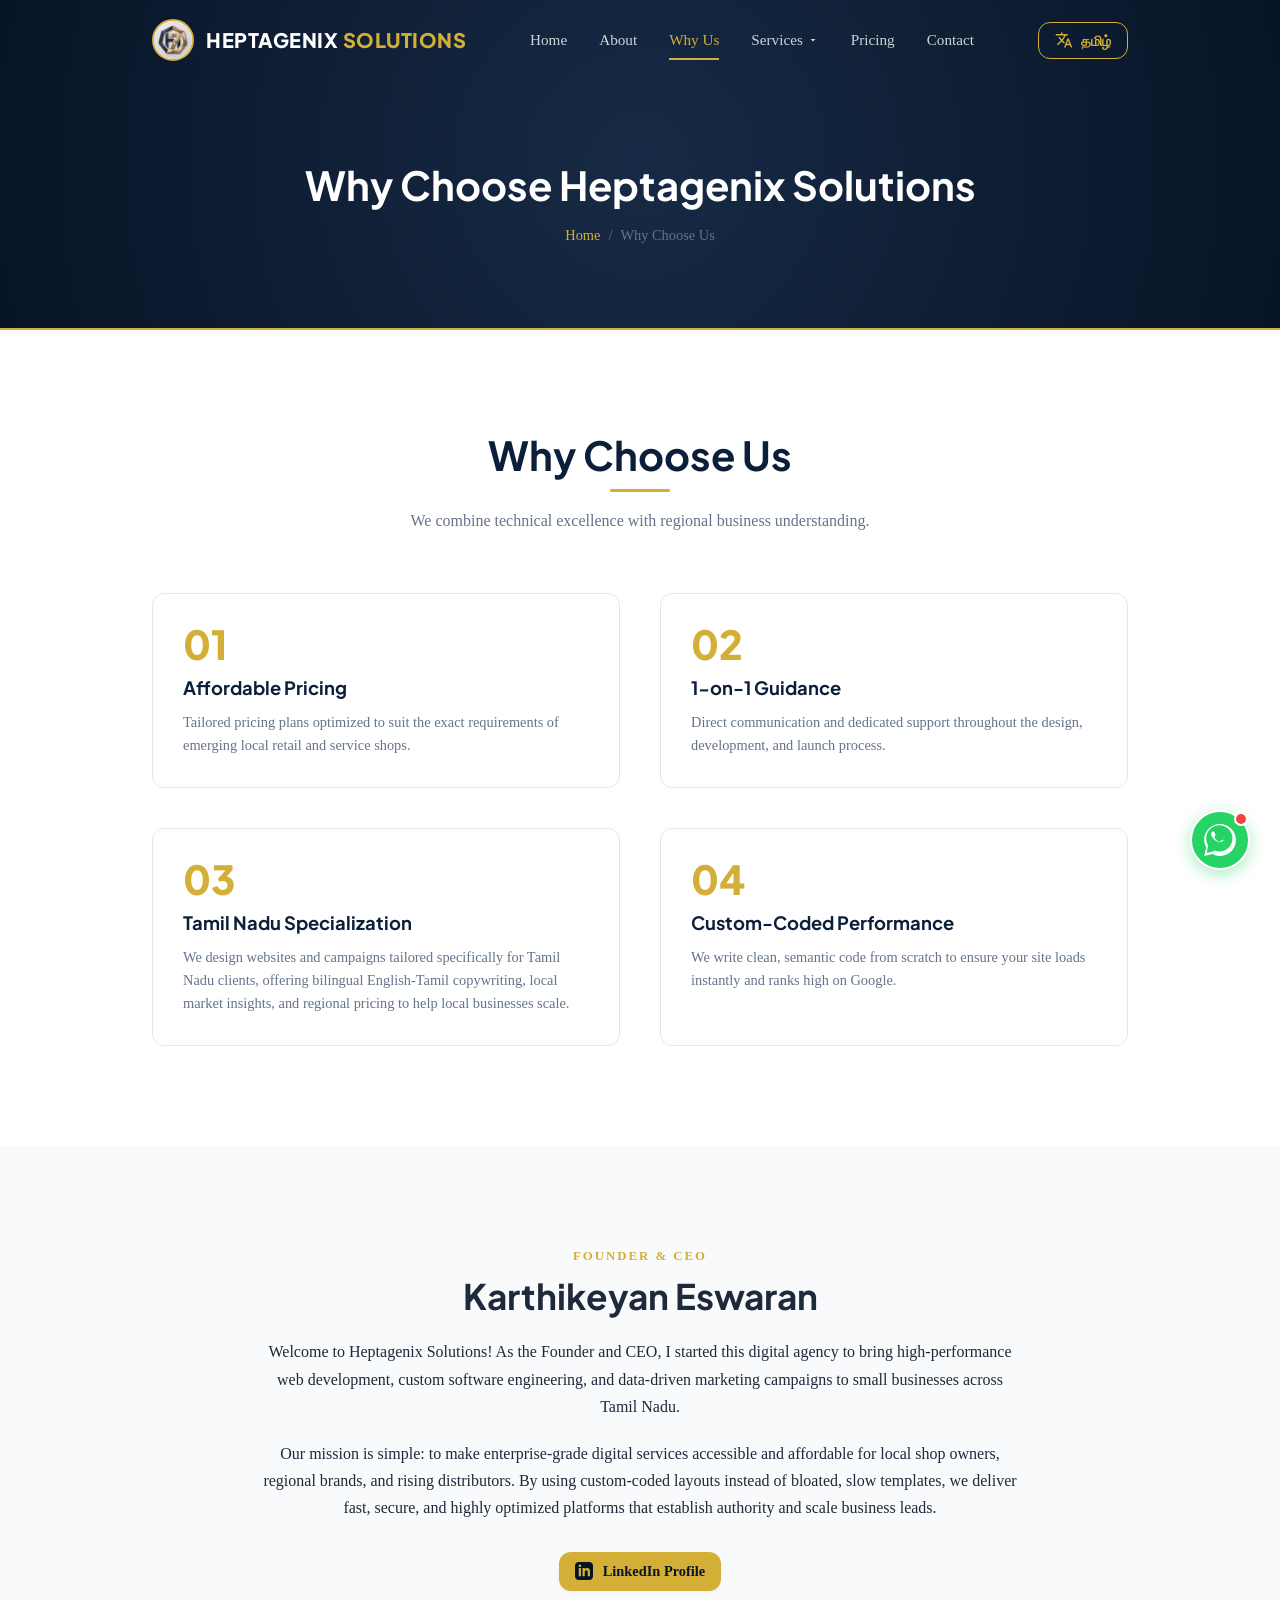
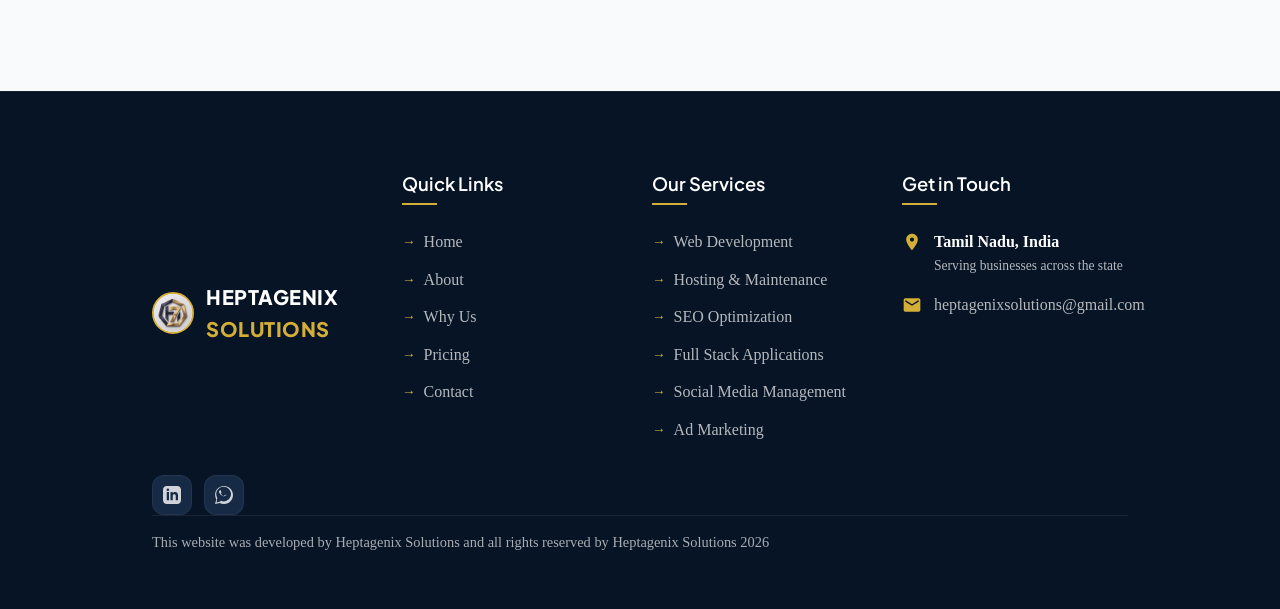
<file: why-us.html>
<!DOCTYPE html>
<html lang="en">
<head>
  <meta charset="UTF-8">
  <meta name="viewport" content="width=device-width, initial-scale=1.0">
  <title>Heptagenix Solutions | About Us</title>
  <meta name="description" content="Learn more about Heptagenix Solutions. We build secure, high-performance custom websites and digital applications tailored for small business growth in Tamil Nadu.">
  
  <!-- Open Graph / Facebook -->
  <meta property="og:type" content="website">
  <meta property="og:url" content="about.html">
  <meta property="og:title" content="About Our Digital Agency Tamil Nadu | Heptagenix Solutions">
  <meta property="og:description" content="Learn more about Heptagenix Solutions. We build secure, high-performance custom websites and digital applications tailored for small business growth in Tamil Nadu.">
  <meta property="og:image" content="assets/logo/logo.png">

  <!-- Stylesheets -->
  <link rel="stylesheet" href="css/style.css?v=1.0.1">
  <link rel="icon" type="image/png" href="assets/logo/favicon.png?v=1.0.1">
</head>
<body>

  <!-- HEADER -->
  <header class="header">
    <div class="container header-container">
      <a href="index.html" class="logo-container" aria-label="Heptagenix Solutions Home">
        <img src="assets/logo/logo.png" alt="Heptagenix Solutions" class="logo-img" onerror="this.style.display='none'; this.nextElementSibling.style.display='block';">
        <span class="logo-text" style="display: none;">Heptagenix <span>Solutions</span></span>
      </a>
      
      <button class="hamburger" aria-label="Toggle navigation menu" aria-expanded="false" aria-controls="nav-menu">
        <span></span>
        <span></span>
        <span></span>
      </button>
      
      <nav class="nav-menu" id="nav-menu">
        <a href="index.html" class="nav-link">Home</a>
        <a href="about.html" class="nav-link">About</a>
        <a href="why-us.html" class="nav-link">Why Us</a>
        <div class="nav-item-dropdown">
          <a href="#" class="nav-link dropdown-toggle" aria-haspopup="true" aria-expanded="false">Services <svg viewBox="0 0 24 24"><path d="M7 10l5 5 5-5z"/></svg></a>
          <div class="dropdown-menu">
            <a href="web-development.html" class="dropdown-item">Web Development</a>
            <a href="hosting-maintenance.html" class="dropdown-item">Hosting & Maintenance</a>
            <a href="seo-optimization.html" class="dropdown-item">SEO Optimization</a>
            <a href="fullstack-applications.html" class="dropdown-item">Full Stack Applications</a>
            <a href="social-media-management.html" class="dropdown-item">Social Media Management</a>
            <a href="ad-marketing.html" class="dropdown-item">Ad Marketing</a>
          </div>
        </div>
        <a href="pricing.html" class="nav-link">Pricing</a>
        <a href="contact.html" class="nav-link">Contact</a>
      </nav>
      
      <button class="lang-switch-btn" id="langSwitchBtn" aria-label="Switch Language to Tamil">
        <svg viewBox="0 0 24 24"><path d="M12.87 15.07l-2.54-2.51.03-.03c1.74-1.94 2.98-4.17 3.71-6.53H17V4h-7V2H8v2H1v1.99h11.17C11.5 7.92 10.44 9.75 9 11.35 8.07 10.32 7.3 9.19 6.69 8h-2c.73 1.63 1.73 3.17 2.98 4.56l-5.09 5.02L4 19l5-5 3.11 3.11.76-2.04zM18.5 10h-2L12 22h2l1.12-3h4.75L21 22h2l-4.5-12zm-2.62 7l1.62-4.33L19.12 17h-3.24z"/></svg>
        <span class="lang-text">தமிழ்</span>
      </button>
    </div>
  </header>

  <main>
    <!-- PAGE HERO -->
    <section class="page-hero">
      <div class="container">
        <h1 id="whyUsHeroTitle">Why Choose Heptagenix Solutions</h1>
        <div class="breadcrumb">
          <a href="index.html">Home</a>
          <span>/</span>
          <span id="whyUsCrumb">Why Choose Us</span>
        </div>
      </div>
    </section>

    <!-- WHY CHOOSE US GRID SECTION -->
    <section class="section">
      <div class="container">
        <div class="section-header text-center scroll-reveal">
          <h2 id="whyUsSectionTitle">Why Choose Us</h2>
          <p class="text-muted" id="whyUsSectionSub">We combine technical excellence with regional business understanding.</p>
        </div>
        
        <div class="grid-2 why-us-grid" style="margin-top: 50px;">
          <!-- Card 1 -->
          <div class="why-card scroll-reveal delay-1">
            <div class="why-number">01</div>
            <h3 id="whyCardTitle1">Affordable Pricing</h3>
            <p id="whyCardDesc1">Tailored pricing plans optimized to suit the exact requirements of emerging local retail and service shops.</p>
          </div>
          
          <!-- Card 2 -->
          <div class="why-card scroll-reveal delay-2">
            <div class="why-number">02</div>
            <h3 id="whyCardTitle2">1-on-1 Guidance</h3>
            <p id="whyCardDesc2">Direct communication and dedicated support throughout the design, development, and launch process.</p>
          </div>
          
          <!-- Card 3 -->
          <div class="why-card scroll-reveal delay-3">
            <div class="why-number">03</div>
            <h3 id="whyCardTitle3">Tamil Nadu Specialization</h3>
            <p id="whyCardDesc3">We design websites and campaigns tailored specifically for Tamil Nadu clients, offering bilingual English-Tamil copywriting, local market insights, and regional pricing to help local businesses scale.</p>
          </div>
          
          <!-- Card 4 -->
          <div class="why-card scroll-reveal delay-4">
            <div class="why-number">04</div>
            <h3 id="whyCardTitle4">Custom-Coded Performance</h3>
            <p id="whyCardDesc4">We write clean, semantic code from scratch to ensure your site loads instantly and ranks high on Google.</p>
          </div>
        </div>
      </div>
    </section>

    
    <!-- MEET OUR FOUNDER SECTION -->
    <section class="section section-offwhite">
      <div class="container founder-container">
        <div class="founder-grid">
          <!-- Bio Column (Centered, no image column) -->
          <div class="founder-bio-col scroll-reveal">
            <span class="founder-role" id="founderRole">Founder & CEO</span>
            <h2 id="founderName">Karthikeyan Eswaran</h2>
            <p id="founderBio1">Welcome to Heptagenix Solutions! As the Founder and CEO, I started this digital agency to bring high-performance web development, custom software engineering, and data-driven marketing campaigns to small businesses across Tamil Nadu.</p>
            <p id="founderBio2">Our mission is simple: to make enterprise-grade digital services accessible and affordable for local shop owners, regional brands, and rising distributors. By using custom-coded layouts instead of bloated, slow templates, we deliver fast, secure, and highly optimized platforms that establish authority and scale business leads.</p>
            <div class="founder-links">
              <a href="https://www.linkedin.com/in/karthikeyaneswaran/" target="_blank" rel="noopener" class="btn btn-primary btn-sm founder-btn" id="linkedinBtn">
                <svg viewBox="0 0 24 24"><path d="M19 0h-14c-2.761 0-5 2.239-5 5v14c0 2.761 2.239 5 5 5h14c2.762 0 5-2.239 5-5v-14c0-2.761-2.238-5-5-5zm-11 19h-3v-11h3v11zm-1.5-12.268c-.966 0-1.75-.79-1.75-1.764s.784-1.764 1.75-1.764 1.75.79 1.75 1.764-.783 1.764-1.75 1.764zm13.5 12.268h-3v-5.604c0-3.368-4-3.113-4 0v5.604h-3v-11h3v1.765c1.396-2.586 7-2.777 7 2.476v6.759z"/></svg>
                LinkedIn Profile
              </a>
            </div>
          </div>
        </div>
      </div>
    </section>
  
  </main>

  <!-- FOOTER -->
  <footer class="footer">
    <div class="container">
      <div class="grid-4 footer-top">
        <div class="footer-logo-col">
          <a href="index.html" class="logo-container" aria-label="Heptagenix Solutions Home">
            <img src="assets/logo/logo.png" alt="Heptagenix Solutions Logo" class="logo-img" onerror="this.style.display='none'; this.nextElementSibling.style.display='block';">
            <span class="logo-text" style="display: none; color: var(--white);">Heptagenix <span style="color: var(--accent-gold);">Solutions</span></span>
          </a>
          
          <div class="social-links">
            <a href="https://www.linkedin.com/in/heptagenixsolutions/" class="social-icon" aria-label="LinkedIn" target="_blank" rel="noopener">
              <svg viewBox="0 0 24 24"><path d="M19 0h-14c-2.761 0-5 2.239-5 5v14c0 2.761 2.239 5 5 5h14c2.762 0 5-2.239 5-5v-14c0-2.761-2.238-5-5-5zm-11 19h-3v-11h3v11zm-1.5-12.268c-.966 0-1.75-.79-1.75-1.764s.784-1.764 1.75-1.764 1.75.79 1.75 1.764-.783 1.764-1.75 1.764zm13.5 12.268h-3v-5.604c0-3.368-4-3.113-4 0v5.604h-3v-11h3v1.765c1.396-2.586 7-2.777 7 2.476v6.759z"/></svg>
            </a>
            <a href="https://wa.me/919600630469?text=Hi%20Heptagenix%20Solutions,%20I%20would%20like%20to%20request%20a%20free%20consultation." class="social-icon" aria-label="WhatsApp" target="_blank" rel="noopener">
              <svg viewBox="0 0 24 24"><path d="M.057 24l1.687-6.163c-1.041-1.804-1.588-3.849-1.587-5.946C.06 5.348 5.397.01 12.008.01c3.202.001 6.212 1.246 8.477 3.514 2.266 2.268 3.507 5.28 3.505 8.484-.004 6.657-5.34 11.997-11.953 11.997-2.005-.001-3.973-.502-5.724-1.457L0 24zm6.59-4.846c1.6.95 3.188 1.449 4.825 1.451 5.436 0 9.86-4.37 9.864-9.799.002-2.63-1.023-5.101-2.885-6.965C16.528 2.01 14.069.99 11.503.99c-5.437 0-9.862 4.371-9.866 9.802-.001 1.763.483 3.488 1.402 5.07L2.099 21.84l6.042-1.579-.044-.047-.45-.66zM15.42 12.9c-.272-.136-1.61-.794-1.86-.885-.25-.091-.432-.136-.613.136-.182.273-.703.885-.862 1.067-.159.182-.318.205-.59.069-.272-.136-1.15-.424-2.19-1.353-.809-.721-1.355-1.612-1.514-1.885-.159-.272-.017-.42.119-.556.122-.122.272-.318.408-.477.136-.159.182-.272.272-.454.091-.181.045-.341-.023-.477-.068-.136-.613-1.477-.84-2.023-.222-.534-.488-.46-.613-.466-.12-.005-.26-.007-.403-.007-.143 0-.375.054-.572.272-.197.218-.753.736-.753 1.794s.77 2.083.877 2.228c.108.145 1.516 2.314 3.672 3.245.513.222.914.355 1.226.454.516.164.986.141 1.357.085.414-.062 1.61-.658 1.838-1.294.227-.636.227-1.182.159-1.294-.068-.113-.25-.181-.522-.317z"/></svg>
            </a>
          </div>
        </div>
        
        <div class="footer-links-col">
          <h4 class="footer-title">Quick Links</h4>
          <ul class="footer-links">
            <li><a href="index.html">Home</a></li>
            <li><a href="about.html">About Us</a></li>
              <li><a href="why-us.html">Why Choose Us</a></li>
            <li><a href="pricing.html">Pricing Plans</a></li>
            <li><a href="contact.html">Contact Us</a></li>
          </ul>
        </div>
        
        <div class="footer-links-col">
          <h4 class="footer-title">Our Services</h4>
          <ul class="footer-links">
            <li><a href="web-development.html">Web Development</a></li>
            <li><a href="hosting-maintenance.html">Hosting & Support</a></li>
            <li><a href="seo-optimization.html">SEO Optimization</a></li>
            <li><a href="fullstack-applications.html">Full Stack Apps</a></li>
            <li><a href="social-media-management.html">Social Media</a></li>
            <li><a href="ad-marketing.html">Ad Marketing</a></li>
          </ul>
        </div>
        
        <div class="footer-contact-col">
          <h4 class="footer-title">Get in Touch</h4>
          <div class="footer-contact-item">
            <svg viewBox="0 0 24 24"><path d="M12 2C8.13 2 5 5.13 5 9c0 5.25 7 13 7 13s7-7.75 7-13c0-3.87-3.13-7-7-7zm0 9.5c-1.38 0-2.5-1.12-2.5-2.5s1.12-2.5 2.5-2.5 2.5 1.12 2.5 2.5-1.12 2.5-2.5 2.5z"/></svg>
            <div>
              <p style="font-weight: 600; color: var(--white);">Tamil Nadu, India</p>
              <p style="font-size: 0.85rem;">Serving businesses across the state</p>
            </div>
          </div>
          <div class="footer-contact-item">
            <svg viewBox="0 0 24 24"><path d="M20 4H4c-1.1 0-1.99.9-1.99 2L2 18c0 1.1.9 2 2 2h16c1.1 0 2-.9 2-2V6c0-1.1-.9-2-2-2zm0 4l-8 5-8-5V6l8 5 8-5v2z"/></svg>
            <a href="mailto:heptagenixsolutions@gmail.com">heptagenixsolutions@gmail.com</a>
          </div>
        </div>
      </div>
      
      <div class="footer-bottom">
        <div class="footer-marquee">
          <p id="footerMarqueeText">This website was developed by Heptagenix Solutions and all rights reserved by Heptagenix Solutions 2026</p>
        </div>
      </div>
    </div>
  </footer>

  <!-- Scripts -->
  <script src="js/script.js"></script>

  <!-- Floating WhatsApp Widget -->
  <div class="whatsapp-widget">
    <div class="whatsapp-tooltip" id="whatsappTooltip">Need a free quote? Chat with our experts!</div>
    <a href="https://wa.me/919600630469?text=Hi%20Heptagenix%20Solutions,%20I%20would%20like%20to%20request%20a%20free%20consultation." class="whatsapp-button" target="_blank" rel="noopener" aria-label="Chat on WhatsApp" id="whatsappButton">
      <span class="whatsapp-badge"></span>
      <svg viewBox="0 0 24 24"><path d="M.057 24l1.687-6.163c-1.041-1.804-1.588-3.849-1.587-5.946C.06 5.348 5.397.01 12.008.01c3.202.001 6.212 1.246 8.477 3.514 2.266 2.268 3.507 5.28 3.505 8.484-.004 6.657-5.34 11.997-11.953 11.997-2.005-.001-3.973-.502-5.724-1.457L0 24zm6.59-4.846c1.6.95 3.188 1.449 4.825 1.451 5.436 0 9.86-4.37 9.864-9.799.002-2.63-1.023-5.101-2.885-6.965C16.528 2.01 14.069.99 11.503.99c-5.437 0-9.862 4.371-9.866 9.802-.001 1.763.483 3.488 1.402 5.07L2.099 21.84l6.042-1.579-.044-.047-.45-.66zM15.42 12.9c-.272-.136-1.61-.794-1.86-.885-.25-.091-.432-.136-.613.136-.182.273-.703.885-.862 1.067-.159.182-.318.205-.59.069-.272-.136-1.15-.424-2.19-1.353-.809-.721-1.355-1.612-1.514-1.885-.159-.272-.017-.42.119-.556.122-.122.272-.318.408-.477.136-.159.182-.272.272-.454.091-.181.045-.341-.023-.477-.068-.136-.613-1.477-.84-2.023-.222-.534-.488-.46-.613-.466-.12-.005-.26-.007-.403-.007-.143 0-.375.054-.572.272-.197.218-.753.736-.753 1.794s.77 2.083.877 2.228c.108.145 1.516 2.314 3.672 3.245.513.222.914.355 1.226.454.516.164.986.141 1.357.085.414-.062 1.61-.658 1.838-1.294.227-.636.227-1.182.159-1.294-.068-.113-.25-.181-.522-.317z"/></svg>
    </a>
  </div>
</body>
</html>
</file>
<file: css/style.css>
@import url('https://fonts.googleapis.com/css2?family=Inter:wght@300;400;500;600;700&family=Plus+Jakarta+Sans:wght@400;500;600;700;800&display=swap');

/* ==========================================
   CSS CUSTOM VARIABLES & DESIGN SYSTEM
   ========================================== */
:root {
  /* Color Palette */
  --primary-navy: #0B1F3A;
  --navy-dark: #071426;
  --navy-light: #172A45;
  --navy-ultra-light: #1E3557;
  --white: #FFFFFF;
  --off-white: #F8FAFC;
  --border-color: #E2E8F0;
  --text-charcoal: #1E293B;
  --text-muted: #64748B;
  --text-light: #94A3B8;
  
  /* Accent Colors (Gold) */
  --accent-gold: #D4AF37;
  --accent-gold-hover: #C59B27;
  --accent-gold-light: rgba(212, 175, 55, 0.12);
  --accent-gold-glow: rgba(212, 175, 55, 0.4);
  
  /* Fonts */
  --font-headings: 'Plus Jakarta Sans', -apple-system, BlinkMacSystemFont, sans-serif;
  --font-body: 'Inter', -apple-system, BlinkMacSystemFont, sans-serif;
  
  /* Layout & Spacing */
  --container-width: 1280px;
  --header-height: 80px;
  --header-height-scrolled: 70px;
  
  /* Shadows */
  --shadow-sm: 0 2px 4px rgba(7, 20, 38, 0.04);
  --shadow-md: 0 10px 30px rgba(7, 20, 38, 0.06);
  --shadow-lg: 0 20px 40px rgba(7, 20, 38, 0.1);
  --shadow-gold: 0 8px 24px rgba(212, 175, 55, 0.25);
  
  /* Border Radius */
  --radius-sm: 6px;
  --radius-md: 12px;
  --radius-lg: 20px;
  --radius-full: 9999px;
  
  /* Transitions */
  --transition-fast: all 0.2s cubic-bezier(0.4, 0, 0.2, 1);
  --transition-smooth: all 0.4s cubic-bezier(0.16, 1, 0.3, 1);
}

/* ==========================================
   BASE & RESET STYLES
   ========================================== */
*, *::before, *::after {
  box-sizing: border-box;
  margin: 0;
  padding: 0;
}

html {
  scroll-behavior: smooth;
  font-size: 16px;
  -webkit-font-smoothing: antialiased;
  -moz-osx-font-smoothing: grayscale;
}

body {
  font-family: var(--font-body);
  color: var(--text-charcoal);
  background-color: var(--white);
  line-height: 1.6;
  overflow-x: hidden;
}

h1, h2, h3, h4, h5, h6 {
  font-family: var(--font-headings);
  font-weight: 700;
  line-height: 1.25;
  color: var(--primary-navy);
}

a {
  text-decoration: none;
  color: inherit;
  transition: var(--transition-fast);
}

img {
  max-width: 100%;
  height: auto;
  display: block;
}

ul, ol {
  list-style: none;
}

button, input, select, textarea {
  font-family: inherit;
  font-size: inherit;
  border: none;
  background: none;
  outline: none;
}

/* Accessibility Focus States */
a:focus-visible,
button:focus-visible,
input:focus-visible,
select:focus-visible,
textarea:focus-visible {
  outline: 2px solid var(--accent-gold);
  outline-offset: 4px;
}

/* Scrollbar styling */
::-webkit-scrollbar {
  width: 10px;
}
::-webkit-scrollbar-track {
  background: var(--off-white);
}
::-webkit-scrollbar-thumb {
  background: var(--navy-light);
  border: 2px solid var(--off-white);
  border-radius: var(--radius-full);
}
::-webkit-scrollbar-thumb:hover {
  background: var(--primary-navy);
}

/* ==========================================
   UTILITY CLASSES
   ========================================== */
.container {
  width: 100%;
  max-width: var(--container-width);
  margin-left: auto;
  margin-right: auto;
  padding-left: 24px;
  padding-right: 24px;
}

.section {
  padding-top: 100px;
  padding-bottom: 100px;
}

.section-dark {
  background-color: var(--navy-dark);
  color: var(--white);
}

.section-dark h2,
.section-dark h3 {
  color: var(--white);
}

.section-offwhite {
  background-color: var(--off-white);
}

.text-center { text-align: center; }
.text-gold { color: var(--accent-gold); }
.text-white { color: var(--white); }
.text-muted { color: var(--text-muted); }

.section-header {
  max-width: 700px;
  margin: 0 auto 60px auto;
}

.section-header h2 {
  font-size: var(--font-h2);
  margin-bottom: 16px;
  position: relative;
  display: inline-block;
  padding-bottom: 12px;
}

.section-header h2::after {
  content: '';
  position: absolute;
  bottom: 0;
  left: 50%;
  transform: translateX(-50%);
  width: 60px;
  height: 3px;
  background-color: var(--accent-gold);
  border-radius: var(--radius-full);
}

.section-header.align-left {
  margin-left: 0;
  text-align: left;
}

.section-header.align-left h2::after {
  left: 0;
  transform: none;
}

/* Fonts sizes scaling */
:root {
  --font-h1: clamp(2.25rem, 5vw, 3.5rem);
  --font-h2: clamp(1.8rem, 4vw, 2.5rem);
  --font-h3: clamp(1.4rem, 2.5vw, 1.75rem);
  --font-body: 1rem;
}

/* Grid System */
.grid-2 {
  display: grid;
  grid-template-columns: repeat(2, 1fr);
  gap: 40px;
}

.grid-3 {
  display: grid;
  grid-template-columns: repeat(3, 1fr);
  gap: 30px;
}

.grid-4 {
  display: grid;
  grid-template-columns: repeat(4, 1fr);
  gap: 24px;
}

/* Prevent grid items from overflowing and expanding their cells */
.grid-2 > *, .grid-3 > *, .grid-4 > * {
  min-width: 0;
}

/* ==========================================
   BUTTONS
   ========================================== */
.btn {
  display: inline-flex;
  align-items: center;
  justify-content: center;
  padding: 14px 28px;
  font-weight: 600;
  border-radius: var(--radius-md);
  transition: var(--transition-smooth);
  cursor: pointer;
  gap: 8px;
}

.btn-primary {
  background-color: var(--accent-gold);
  color: var(--navy-dark);
  box-shadow: var(--shadow-sm);
}

.btn-primary:hover {
  background-color: var(--accent-gold-hover);
  transform: translateY(-2px);
  box-shadow: var(--shadow-gold);
}

.btn-secondary {
  border: 2px solid var(--accent-gold);
  color: var(--accent-gold);
  background-color: transparent;
}

.btn-secondary:hover {
  background-color: var(--accent-gold-light);
  transform: translateY(-2px);
}

.btn-outline-white {
  border: 2px solid var(--white);
  color: var(--white);
  background-color: transparent;
}

.btn-outline-white:hover {
  background-color: var(--white);
  color: var(--navy-dark);
  transform: translateY(-2px);
}

.btn-outline-navy {
  border: 2px solid var(--navy-light);
  color: var(--navy-light);
  background-color: transparent;
}

.btn-outline-navy:hover {
  background-color: var(--navy-light);
  color: var(--white);
  transform: translateY(-2px);
  box-shadow: var(--shadow-sm);
}

.btn-sm {
  padding: 8px 16px;
  font-size: 0.9rem;
}

/* ==========================================
   HEADER & NAVIGATION
   ========================================== */
.header {
  position: fixed;
  top: 0;
  left: 0;
  width: 100%;
  height: var(--header-height);
  z-index: 1000;
  background-color: transparent;
  transition: var(--transition-smooth);
  display: flex;
  align-items: center;
}

.header.scrolled {
  height: var(--header-height-scrolled);
  background-color: var(--navy-dark);
  box-shadow: var(--shadow-md);
}

.header-container {
  display: flex;
  justify-content: space-between;
  align-items: center;
  width: 100%;
}

.logo-container {
  display: flex;
  align-items: center;
  gap: 12px;
  height: 100%;
}

.logo-img-wrapper {
  width: 42px;
  height: 42px;
  border-radius: var(--radius-full);
  background-color: var(--white);
  border: 2px solid var(--accent-gold);
  overflow: hidden;
  display: inline-flex;
  align-items: center;
  justify-content: center;
  flex-shrink: 0;
}

.logo-img-wrapper .logo-img {
  width: 100% !important;
  height: 100% !important;
  max-height: none !important;
  object-fit: contain !important;
  transform: scale(1.18) !important;
  border-radius: 0 !important;
  background-color: transparent !important;
  padding: 0 !important;
  border: none !important;
  box-shadow: none !important;
  transition: var(--transition-smooth);
}

.logo-text {
  display: inline-block !important;
  font-family: var(--font-headings);
  font-weight: 800;
  font-size: 1.25rem;
  color: var(--white);
  letter-spacing: 0.5px;
  text-transform: uppercase;
}

.logo-text span {
  color: var(--accent-gold);
}

.nav-menu {
  display: flex;
  align-items: center;
  gap: 32px;
}

.nav-link {
  color: rgba(255, 255, 255, 0.8);
  font-weight: 500;
  font-size: 0.95rem;
  position: relative;
  padding: 8px 0;
}

.nav-link:hover,
.nav-link.active {
  color: var(--accent-gold);
}

.nav-link::after {
  content: '';
  position: absolute;
  bottom: 0;
  left: 0;
  width: 0;
  height: 2px;
  background-color: var(--accent-gold);
  transition: var(--transition-fast);
}

.nav-link:hover::after,
.nav-link.active::after {
  width: 100%;
}

/* Services Dropdown (Desktop hover, mobile click) */
.nav-item-dropdown {
  position: relative;
}

.nav-item-dropdown > .nav-link {
  display: flex;
  align-items: center;
  gap: 4px;
}

.nav-item-dropdown > .nav-link svg {
  width: 12px;
  height: 12px;
  fill: currentColor;
  transition: var(--transition-fast);
}

.nav-item-dropdown:hover > .nav-link svg {
  transform: rotate(180deg);
}

.dropdown-menu {
  position: absolute;
  top: 100%;
  left: 50%;
  transform: translateX(-50%) translateY(15px);
  width: 280px;
  background-color: var(--navy-dark);
  border: 1px solid rgba(255, 255, 255, 0.08);
  border-top: 3px solid var(--accent-gold);
  border-radius: 0 0 var(--radius-md) var(--radius-md);
  padding: 12px 0;
  box-shadow: var(--shadow-lg);
  opacity: 0;
  visibility: hidden;
  transition: var(--transition-smooth);
  pointer-events: none;
  z-index: 1010;
}

.nav-item-dropdown:hover .dropdown-menu {
  opacity: 1;
  visibility: visible;
  transform: translateX(-50%) translateY(0);
  pointer-events: auto;
}

.dropdown-item {
  display: block;
  padding: 10px 24px;
  color: rgba(255, 255, 255, 0.75);
  font-size: 0.9rem;
  font-weight: 500;
  transition: var(--transition-fast);
}

.dropdown-item:hover {
  background-color: var(--navy-light);
  color: var(--accent-gold);
  padding-left: 28px;
}

/* Mobile Hamburger Menu */
.hamburger {
  display: none;
  flex-direction: column;
  justify-content: space-between;
  width: 30px;
  height: 21px;
  cursor: pointer;
  z-index: 1100;
}

.hamburger span {
  width: 100%;
  height: 3px;
  background-color: var(--white);
  border-radius: var(--radius-full);
  transition: var(--transition-smooth);
}

/* Hamburger active transformation */
.hamburger.active span:nth-child(1) {
  transform: translateY(9px) rotate(45deg);
}

.hamburger.active span:nth-child(2) {
  opacity: 0;
}

.hamburger.active span:nth-child(3) {
  transform: translateY(-9px) rotate(-45deg);
}

/* ==========================================
   GLOBAL FOOTER
   ========================================== */
.footer {
  background-color: var(--navy-dark);
  color: rgba(255, 255, 255, 0.7);
  padding-top: 80px;
  padding-bottom: 40px;
  border-top: 1px solid rgba(255, 255, 255, 0.06);
  position: relative;
}

.footer-top {
  margin-bottom: 60px;
}


.footer-title {
  color: var(--white);
  font-size: 1.15rem;
  font-weight: 600;
  margin-bottom: 24px;
  position: relative;
  padding-bottom: 10px;
}

.footer-title::after {
  content: '';
  position: absolute;
  bottom: 0;
  left: 0;
  width: 35px;
  height: 2px;
  background-color: var(--accent-gold);
}

.footer-links li {
  margin-bottom: 12px;
}

.footer-links a {
  display: flex;
  align-items: center;
  gap: 8px;
  transition: var(--transition-fast);
}

.footer-links a::before {
  content: '→';
  color: var(--accent-gold);
  font-weight: bold;
  font-size: 0.85rem;
  transition: var(--transition-fast);
}

.footer-links a:hover {
  color: var(--accent-gold);
  transform: translateX(4px);
}

.footer-contact-item {
  display: flex;
  align-items: flex-start;
  gap: 12px;
  margin-bottom: 16px;
}

.footer-contact-item svg {
  flex-shrink: 0;
  width: 20px;
  height: 20px;
  fill: var(--accent-gold);
  margin-top: 3px;
}

.footer-contact-item a:hover {
  color: var(--accent-gold);
}

.footer-tn-badge {
  display: flex;
  align-items: center;
  gap: 12px;
  background-color: var(--navy-light);
  border: 1px solid rgba(255, 255, 255, 0.08);
  padding: 12px 16px;
  border-radius: var(--radius-md);
  margin-top: 24px;
}

.footer-tn-badge svg {
  width: 28px;
  height: 28px;
  fill: var(--accent-gold);
}

.footer-tn-badge span {
  font-size: 0.85rem;
  font-weight: 600;
  color: var(--white);
  letter-spacing: 0.5px;
  text-transform: uppercase;
}

.social-links {
  display: flex;
  gap: 12px;
  margin-top: 20px;
}

.social-icon {
  display: flex;
  align-items: center;
  justify-content: center;
  width: 40px;
  height: 40px;
  background-color: var(--navy-light);
  border-radius: var(--radius-md);
  transition: var(--transition-smooth);
  border: 1px solid rgba(255, 255, 255, 0.05);
}

.social-icon svg {
  width: 18px;
  height: 18px;
  fill: rgba(255, 255, 255, 0.8);
  transition: var(--transition-fast);
}

.social-icon:hover {
  background-color: var(--accent-gold);
  transform: translateY(-3px);
  box-shadow: var(--shadow-gold);
}

.social-icon:hover svg {
  fill: var(--navy-dark);
}

.footer-bottom {
  border-top: 1px solid rgba(255, 255, 255, 0.08);
  padding: 15px 0;
  overflow: hidden;
  position: relative;
  height: 54px;
  display: flex;
  align-items: center;
}

.footer-marquee {
  position: relative;
  width: 100%;
  overflow: hidden;
  height: 24px;
}

.footer-marquee p {
  position: absolute;
  white-space: nowrap;
  margin: 0;
  font-size: 0.9rem;
  color: rgba(255, 255, 255, 0.65);
  font-weight: 500;
  line-height: 24px;
  animation: marquee-scroll 25s linear infinite;
}

@keyframes marquee-scroll {
  0% {
    left: 100%;
    transform: translateX(0);
  }
  100% {
    left: 0;
    transform: translateX(-100%);
  }
}

/* ==========================================
   HOME PAGE COMPONENTS
   ========================================== */

/* Hero Section */
.hero {
  background: radial-gradient(circle at 80% 20%, var(--navy-light) 0%, var(--navy-dark) 100%);
  padding-top: calc(var(--header-height) + 60px);
  padding-bottom: 100px;
  min-height: 100vh;
  display: flex;
  align-items: center;
  position: relative;
  overflow: hidden;
}

.hero::before {
  content: '';
  position: absolute;
  top: 0;
  left: 0;
  width: 100%;
  height: 100%;
  background-image: radial-gradient(rgba(212, 175, 55, 0.03) 1px, transparent 1px);
  background-size: 32px 32px;
  pointer-events: none;
}

.hero-content {
  display: flex;
  flex-direction: column;
  justify-content: center;
}

.hero-subtitle {
  color: var(--accent-gold);
  font-size: 0.95rem;
  font-weight: 700;
  text-transform: uppercase;
  letter-spacing: 2px;
  margin-bottom: 16px;
  display: block;
}

.hero h1 {
  font-size: var(--font-h1);
  color: var(--white);
  margin-bottom: 24px;
  line-height: 1.15;
}

.hero-text {
  font-size: 1.15rem;
  color: rgba(255, 255, 255, 0.8);
  margin-bottom: 40px;
  max-width: 600px;
}

.hero-actions {
  display: flex;
  gap: 16px;
  flex-wrap: wrap;
}

.hero-visual {
  display: flex;
  align-items: center;
  justify-content: center;
  position: relative;
}

.hero-svg-wrapper {
  width: 100%;
  max-width: 500px;
  position: relative;
  z-index: 2;
  animation: floatAnim 3.8s ease-in-out infinite;
}

@keyframes floatAnim {
  0%, 100% { transform: translateY(0px) rotate(0deg); }
  50% { transform: translateY(-15px) rotate(1deg); }
}

.hero-blob {
  position: absolute;
  top: 50%;
  left: 50%;
  transform: translate(-50%, -50%);
  width: 450px;
  height: 450px;
  background: radial-gradient(circle, rgba(212, 175, 55, 0.08) 0%, transparent 70%);
  z-index: 1;
}

/* Trust Strip */
.trust-strip {
  background-color: var(--navy-light);
  border-top: 1px solid rgba(255, 255, 255, 0.08);
  border-bottom: 1px solid rgba(255, 255, 255, 0.08);
  padding: 30px 0;
}

.trust-container {
  display: flex;
  justify-content: space-around;
  flex-wrap: wrap;
  gap: 24px;
}

.trust-item {
  display: flex;
  align-items: center;
  gap: 12px;
  color: var(--white);
}

.trust-item svg {
  width: 24px;
  height: 24px;
  fill: var(--accent-gold);
}

.trust-item span {
  font-weight: 600;
  font-size: 0.95rem;
}

/* Cards & Service Grid */
.service-card {
  background-color: var(--white);
  border: 1px solid var(--border-color);
  border-radius: var(--radius-md);
  padding: 40px;
  box-shadow: var(--shadow-sm);
  transition: var(--transition-smooth);
  display: flex;
  flex-direction: column;
  height: 100%;
}

.service-card:hover {
  transform: translateY(-8px);
  box-shadow: var(--shadow-lg);
  border-color: rgba(212, 175, 55, 0.3);
}

.service-icon-box {
  width: 60px;
  height: 60px;
  background-color: rgba(11, 31, 58, 0.04);
  border-radius: var(--radius-md);
  display: flex;
  align-items: center;
  justify-content: center;
  margin-bottom: 24px;
  transition: var(--transition-fast);
}

.service-card:hover .service-icon-box {
  background-color: var(--navy-dark);
}

.service-icon-box svg {
  width: 28px;
  height: 28px;
  fill: var(--primary-navy);
  transition: var(--transition-fast);
}

.service-card:hover .service-icon-box svg {
  fill: var(--accent-gold);
}

.service-card h3 {
  font-size: 1.3rem;
  margin-bottom: 12px;
}

.service-card p {
  color: var(--text-muted);
  font-size: 0.95rem;
  margin-bottom: 24px;
  flex-grow: 1;
}

.service-link {
  font-weight: 600;
  color: var(--primary-navy);
  display: flex;
  align-items: center;
  gap: 6px;
  font-size: 0.95rem;
}

.service-link svg {
  width: 16px;
  height: 16px;
  fill: currentColor;
  transition: var(--transition-fast);
}

.service-card:hover .service-link {
  color: var(--accent-gold-hover);
}

.service-card:hover .service-link svg {
  transform: translateX(4px);
}

/* Why Choose Us Section */
.why-card {
  background-color: var(--white);
  border-radius: var(--radius-md);
  padding: 30px;
  transition: var(--transition-fast);
  border: 1px solid var(--border-color);
}

.why-card:hover {
  box-shadow: var(--shadow-md);
}

.why-number {
  font-family: var(--font-headings);
  font-weight: 800;
  font-size: 2.5rem;
  color: var(--accent-gold);
  line-height: 1;
  margin-bottom: 12px;
}

.why-card h3 {
  font-size: 1.15rem;
  margin-bottom: 12px;
}

.why-card p {
  color: var(--text-muted);
  font-size: 0.9rem;
}

/* Process Section */
.process-timeline {
  display: grid;
  grid-template-columns: repeat(4, 1fr);
  gap: 30px;
  position: relative;
  margin-top: 40px;
}

.process-timeline::after {
  content: '';
  position: absolute;
  top: 30px;
  left: 10%;
  width: 80%;
  height: 2px;
  background-color: rgba(11, 31, 58, 0.08);
  z-index: 1;
}

.process-step {
  text-align: center;
  position: relative;
  z-index: 2;
}

.process-icon {
  width: 60px;
  height: 60px;
  background-color: var(--white);
  border: 3px solid var(--primary-navy);
  border-radius: var(--radius-full);
  display: flex;
  align-items: center;
  justify-content: center;
  margin: 0 auto 20px auto;
  font-family: var(--font-headings);
  font-weight: 700;
  font-size: 1.25rem;
  color: var(--primary-navy);
  transition: var(--transition-smooth);
}

.process-step:hover .process-icon {
  background-color: var(--accent-gold);
  border-color: var(--accent-gold);
  color: var(--navy-dark);
  transform: scale(1.1);
  box-shadow: var(--shadow-gold);
}

.process-step h3 {
  font-size: 1.15rem;
  margin-bottom: 8px;
}

.process-step p {
  font-size: 0.9rem;
  color: var(--text-muted);
  padding: 0 10px;
}

/* Testimonials Carousel / Grid */
.testimonial-grid {
  display: grid;
  grid-template-columns: repeat(3, 1fr);
  gap: 30px;
}

.testimonial-card {
  background-color: var(--white);
  border-radius: var(--radius-md);
  padding: 32px;
  box-shadow: var(--shadow-sm);
  border: 1px solid var(--border-color);
  position: relative;
}

.testimonial-card::before {
  content: '“';
  position: absolute;
  top: 15px;
  left: 20px;
  font-size: 5rem;
  color: rgba(212, 175, 55, 0.1);
  line-height: 1;
}

.stars {
  display: flex;
  gap: 4px;
  margin-bottom: 16px;
}

.stars svg {
  width: 16px;
  height: 16px;
  fill: var(--accent-gold);
}

.testimonial-text {
  font-size: 0.95rem;
  color: var(--text-charcoal);
  margin-bottom: 24px;
  font-style: italic;
}

.testimonial-client {
  display: flex;
  align-items: center;
  gap: 16px;
}

.client-avatar {
  width: 44px;
  height: 44px;
  border-radius: var(--radius-full);
  background-color: var(--navy-light);
  color: var(--accent-gold);
  font-weight: 700;
  display: flex;
  align-items: center;
  justify-content: center;
  font-size: 1.1rem;
}

.client-details h4 {
  font-size: 0.95rem;
  color: var(--primary-navy);
}

.client-details span {
  font-size: 0.8rem;
  color: var(--text-muted);
  display: block;
}

/* CTA Band */
.cta-band {
  background: linear-gradient(135deg, var(--accent-gold) 0%, var(--accent-gold-hover) 100%);
  padding: 60px 0;
  text-align: center;
  color: var(--navy-dark);
}

.cta-band-content h2 {
  font-size: clamp(1.8rem, 3.5vw, 2.5rem);
  color: var(--navy-dark);
  margin-bottom: 12px;
}

.cta-band-content p {
  font-size: 1.1rem;
  font-weight: 500;
  margin-bottom: 24px;
  opacity: 0.9;
}

.cta-band .btn-primary {
  background-color: var(--navy-dark);
  color: var(--white);
}

.cta-band .btn-primary:hover {
  background-color: var(--navy-light);
  box-shadow: 0 8px 24px rgba(7, 20, 38, 0.3);
}

/* ==========================================
   ABOUT PAGE COMPONENTS
   ========================================== */

/* Subpage Hero */
.page-hero {
  background: radial-gradient(circle at 50% 50%, var(--navy-light) 0%, var(--navy-dark) 100%);
  padding-top: calc(var(--header-height) + 80px);
  padding-bottom: 80px;
  text-align: center;
  color: var(--white);
  border-bottom: 2px solid var(--accent-gold);
}

.page-hero h1 {
  font-size: var(--font-h2);
  color: var(--white);
  margin-bottom: 12px;
}

.breadcrumb {
  display: inline-flex;
  gap: 8px;
  font-size: 0.9rem;
  color: rgba(255, 255, 255, 0.7);
}

.breadcrumb a {
  color: var(--accent-gold);
}

.breadcrumb span {
  opacity: 0.5;
}

/* Our Story */
.story-image-box {
  border: 1px solid var(--border-color);
  border-radius: var(--radius-lg);
  padding: 20px;
  background-color: var(--white);
  position: relative;
}

.story-image-box::before {
  content: '';
  position: absolute;
  top: -10px;
  left: -10px;
  width: 40px;
  height: 40px;
  border-top: 4px solid var(--accent-gold);
  border-left: 4px solid var(--accent-gold);
}

.story-image-box::after {
  content: '';
  position: absolute;
  bottom: -10px;
  right: -10px;
  width: 40px;
  height: 40px;
  border-bottom: 4px solid var(--accent-gold);
  border-right: 4px solid var(--accent-gold);
}

.story-highlight {
  font-size: 1.1rem;
  font-weight: 500;
  color: var(--primary-navy);
  border-left: 3px solid var(--accent-gold);
  padding-left: 20px;
  margin: 24px 0;
}

/* Mission & Vision */
.vision-grid {
  display: grid;
  grid-template-columns: repeat(2, 1fr);
  gap: 40px;
}

.vision-card {
  background-color: var(--white);
  border-radius: var(--radius-md);
  padding: 40px;
  box-shadow: var(--shadow-sm);
  border-top: 4px solid var(--primary-navy);
}

.vision-card.mission {
  border-top-color: var(--accent-gold);
}

.vision-card svg {
  width: 48px;
  height: 48px;
  fill: var(--primary-navy);
  margin-bottom: 24px;
}

.vision-card.mission svg {
  fill: var(--accent-gold);
}

.vision-card h3 {
  font-size: 1.4rem;
  margin-bottom: 16px;
}

/* Core Values */
.value-card {
  background-color: var(--white);
  border: 1px solid var(--border-color);
  border-radius: var(--radius-md);
  padding: 30px;
  text-align: center;
  transition: var(--transition-smooth);
}

.value-card:hover {
  transform: translateY(-5px);
  border-color: rgba(212, 175, 55, 0.3);
  box-shadow: var(--shadow-md);
}

.value-icon {
  width: 50px;
  height: 50px;
  background-color: var(--off-white);
  border-radius: var(--radius-full);
  display: flex;
  align-items: center;
  justify-content: center;
  margin: 0 auto 20px auto;
}

.value-icon svg {
  width: 24px;
  height: 24px;
  fill: var(--primary-navy);
}

.value-card:hover .value-icon {
  background-color: var(--accent-gold-light);
}

.value-card:hover .value-icon svg {
  fill: var(--accent-gold-hover);
}

.value-card h3 {
  font-size: 1.15rem;
  margin-bottom: 8px;
}

.value-card p {
  font-size: 0.9rem;
  color: var(--text-muted);
}

/* Compare / Approach Section */
.approach-table-wrapper {
  background-color: var(--white);
  border: 1px solid var(--border-color);
  border-radius: var(--radius-lg);
  overflow: hidden;
  box-shadow: var(--shadow-md);
}

.approach-table {
  width: 100%;
  border-collapse: collapse;
}

.approach-table th,
.approach-table td {
  padding: 24px;
  text-align: left;
  border-bottom: 1px solid var(--border-color);
}

.approach-table th {
  background-color: var(--navy-dark);
  color: var(--white);
  font-family: var(--font-headings);
  font-weight: 600;
}

.approach-table th:first-child {
  width: 30%;
}

.approach-table th.highlight-header {
  background-color: var(--primary-navy);
  color: var(--accent-gold);
  border-bottom: 3px solid var(--accent-gold);
}

.approach-table tr:last-child td {
  border-bottom: none;
}

.approach-table td:first-child {
  font-weight: 600;
  color: var(--primary-navy);
  background-color: var(--off-white);
}

.approach-table td.highlight-cell {
  background-color: rgba(212, 175, 55, 0.03);
  font-weight: 500;
}

.approach-badge {
  display: inline-flex;
  align-items: center;
  gap: 6px;
  font-size: 0.85rem;
  font-weight: 600;
  color: #10B981;
}

.approach-badge svg {
  width: 16px;
  height: 16px;
  fill: currentColor;
}

/* ==========================================
   SERVICE DETAIL PAGES
   ========================================== */
.service-meta-box {
  background-color: var(--white);
  border: 1px solid var(--border-color);
  border-left: 4px solid var(--accent-gold);
  border-radius: var(--radius-md);
  padding: 30px;
  box-shadow: var(--shadow-sm);
  height: 100%;
  display: flex;
  flex-direction: column;
  justify-content: center;
}

.service-meta-box h2 {
  font-size: 1.8rem;
  margin-bottom: 16px;
}

.service-meta-box p {
  color: var(--text-muted);
  margin-bottom: 24px;
}

.feature-list {
  display: grid;
  grid-template-columns: repeat(2, 1fr);
  gap: 20px;
}

.feature-item {
  display: flex;
  align-items: flex-start;
  gap: 12px;
  background-color: var(--white);
  border: 1px solid var(--border-color);
  padding: 24px;
  border-radius: var(--radius-md);
  transition: var(--transition-fast);
}

.feature-item:hover {
  transform: translateY(-2px);
  border-color: rgba(212, 175, 55, 0.2);
  box-shadow: var(--shadow-sm);
}

.feature-icon-box {
  width: 36px;
  height: 36px;
  background-color: var(--accent-gold-light);
  border-radius: var(--radius-sm);
  display: flex;
  align-items: center;
  justify-content: center;
  flex-shrink: 0;
}

.feature-icon-box svg {
  width: 18px;
  height: 18px;
  fill: var(--accent-gold-hover);
}

.feature-info h3 {
  font-size: 1.05rem;
  margin-bottom: 6px;
}

.feature-info p {
  font-size: 0.85rem;
  color: var(--text-muted);
}

/* Accordion FAQ */
.faq-accordion {
  max-width: 800px;
  margin: 0 auto;
}

.faq-item {
  border: 1px solid var(--border-color);
  background-color: var(--white);
  border-radius: var(--radius-md);
  margin-bottom: 16px;
  overflow: hidden;
  transition: var(--transition-smooth);
}

.faq-item:hover {
  border-color: rgba(212, 175, 55, 0.3);
}

.faq-header {
  padding: 20px 24px;
  display: flex;
  justify-content: space-between;
  align-items: center;
  cursor: pointer;
  background: none;
  width: 100%;
  text-align: left;
}

.faq-header h3 {
  font-size: 1.05rem;
  color: var(--primary-navy);
  font-weight: 600;
  padding-right: 20px;
  transition: var(--transition-fast);
}

.faq-header:hover h3 {
  color: var(--accent-gold-hover);
}

.faq-icon-arrow {
  width: 18px;
  height: 18px;
  fill: var(--primary-navy);
  transition: transform 0.3s cubic-bezier(0.4, 0, 0.2, 1);
  flex-shrink: 0;
}

.faq-item.active {
  border-color: var(--accent-gold);
  box-shadow: var(--shadow-sm);
}

.faq-item.active .faq-header h3 {
  color: var(--accent-gold-hover);
}

.faq-item.active .faq-icon-arrow {
  transform: rotate(180deg);
  fill: var(--accent-gold-hover);
}

.faq-body {
  max-height: 0;
  overflow: hidden;
  opacity: 0;
  transition: max-height 0.3s cubic-bezier(0.4, 0, 0.2, 1), opacity 0.2s ease-in-out;
}

.faq-content {
  padding: 0 24px 24px 24px;
  color: var(--text-muted);
  font-size: 0.95rem;
  border-top: 1px solid transparent;
}

.faq-item.active .faq-body {
  opacity: 1;
}

.faq-item.active .faq-content {
  border-top-color: var(--border-color);
}

/* Service Context Link Cards */
.service-crosslinks {
  margin-top: 60px;
  border-top: 1px solid var(--border-color);
  padding-top: 60px;
}

.crosslink-grid {
  display: grid;
  grid-template-columns: repeat(2, 1fr);
  gap: 30px;
}

.crosslink-card {
  background-color: var(--off-white);
  border-radius: var(--radius-md);
  padding: 30px;
  display: flex;
  flex-direction: column;
  justify-content: space-between;
  border: 1px solid transparent;
  transition: var(--transition-smooth);
}

.crosslink-card:hover {
  background-color: var(--white);
  border-color: rgba(212, 175, 55, 0.3);
  box-shadow: var(--shadow-md);
}

.crosslink-card h4 {
  font-size: 1.15rem;
  margin-bottom: 8px;
}

.crosslink-card p {
  font-size: 0.9rem;
  color: var(--text-muted);
  margin-bottom: 20px;
}

/* ==========================================
   PRICING PAGE COMPONENTS
   ========================================== */
.pricing-matrix {
  display: grid;
  grid-template-columns: repeat(3, 1fr);
  gap: 30px;
  align-items: stretch;
}

.pricing-card {
  background-color: var(--white);
  border: 1px solid var(--border-color);
  border-radius: var(--radius-lg);
  padding: 40px;
  display: flex;
  flex-direction: column;
  position: relative;
  transition: var(--transition-smooth);
}

.pricing-card:hover {
  transform: translateY(-8px);
  box-shadow: var(--shadow-lg);
}

.pricing-card.popular {
  border: 2px solid var(--accent-gold);
  box-shadow: var(--shadow-md);
}

.pricing-badge {
  position: absolute;
  top: -14px;
  left: 50%;
  transform: translateX(-50%);
  background-color: var(--accent-gold);
  color: var(--navy-dark);
  font-weight: 700;
  text-transform: uppercase;
  font-size: 0.75rem;
  letter-spacing: 1px;
  padding: 4px 16px;
  border-radius: var(--radius-full);
  box-shadow: var(--shadow-gold);
}

.pricing-card h3 {
  font-size: 1.4rem;
  margin-bottom: 8px;
}

.pricing-desc {
  font-size: 0.85rem;
  color: var(--text-muted);
  margin-bottom: 24px;
}

.pricing-price {
  margin-bottom: 30px;
  border-bottom: 1px solid var(--border-color);
  padding-bottom: 24px;
}

.pricing-price .currency {
  font-size: 1.5rem;
  font-weight: 700;
  color: var(--primary-navy);
  vertical-align: super;
}

.pricing-price .value {
  font-family: var(--font-headings);
  font-size: 3rem;
  font-weight: 800;
  color: var(--primary-navy);
  line-height: 1;
}

.pricing-price .period {
  font-size: 0.9rem;
  color: var(--text-muted);
}

.price-note {
  font-size: 0.8rem;
  color: var(--accent-gold);
  font-weight: 600;
  margin-top: 8px;
  display: block;
}

.pricing-features-list {
  margin-bottom: 30px;
  flex-grow: 1;
}

.pricing-features-list li {
  font-size: 0.9rem;
  margin-bottom: 14px;
  display: flex;
  align-items: flex-start;
  gap: 10px;
}

.pricing-features-list svg {
  width: 18px;
  height: 18px;
  fill: #10B981;
  flex-shrink: 0;
  margin-top: 2px;
}

.pricing-features-list li.disabled {
  color: var(--text-light);
  text-decoration: line-through;
}

.pricing-features-list li.disabled svg {
  fill: var(--text-light);
}

.pricing-card .btn {
  width: 100%;
}

.pricing-context-box {
  max-width: 900px;
  margin: 60px auto 0 auto;
  background-color: var(--navy-dark);
  color: rgba(255, 255, 255, 0.8);
  border-left: 4px solid var(--accent-gold);
  border-radius: var(--radius-md);
  padding: 30px;
  text-align: center;
  box-shadow: var(--shadow-md);
}

.pricing-context-box h4 {
  color: var(--white);
  font-size: 1.25rem;
  margin-bottom: 10px;
}

.pricing-context-box p {
  font-size: 0.95rem;
  margin-bottom: 0;
}

/* ==========================================
   CONTACT PAGE COMPONENTS
   ========================================== */
.contact-layout {
  display: grid;
  grid-template-columns: 1.2fr 0.8fr;
  gap: 50px;
  align-items: stretch;
}

.contact-card {
  background-color: var(--white);
  border: 1px solid var(--border-color);
  border-radius: var(--radius-lg);
  padding: 40px;
  box-shadow: var(--shadow-md);
  display: flex;
  flex-direction: column;
  justify-content: center;
  align-items: center;
  text-align: center;
}

.contact-form-group {
  margin-bottom: 24px;
  position: relative;
}

.contact-form-row {
  display: grid;
  grid-template-columns: 1fr 1fr;
  gap: 20px;
}

.contact-label {
  display: block;
  font-weight: 600;
  font-size: 0.85rem;
  color: var(--primary-navy);
  margin-bottom: 8px;
  text-transform: uppercase;
  letter-spacing: 0.5px;
}

.contact-input,
.contact-select,
.contact-textarea {
  width: 100%;
  padding: 14px 18px;
  border: 1px solid var(--border-color);
  border-radius: var(--radius-md);
  background-color: var(--off-white);
  color: var(--text-charcoal);
  font-size: 0.95rem;
  transition: var(--transition-fast);
}

.contact-input:focus,
.contact-select:focus,
.contact-textarea:focus {
  border-color: var(--accent-gold);
  background-color: var(--white);
  box-shadow: 0 0 0 4px var(--accent-gold-light);
}

.contact-textarea {
  resize: vertical;
  min-height: 140px;
}

.error-message {
  color: #EF4444;
  font-size: 0.75rem;
  font-weight: 500;
  margin-top: 4px;
  display: none;
}

.contact-input.invalid,
.contact-select.invalid,
.contact-textarea.invalid {
  border-color: #EF4444;
  box-shadow: 0 0 0 4px rgba(239, 68, 68, 0.1);
}

/* Success Modal Overlay */
.success-overlay {
  position: fixed;
  top: 0;
  left: 0;
  width: 100%;
  height: 100%;
  background-color: rgba(7, 20, 38, 0.8);
  backdrop-filter: blur(8px);
  z-index: 2000;
  display: flex;
  align-items: center;
  justify-content: center;
  opacity: 0;
  visibility: hidden;
  transition: var(--transition-smooth);
}

.success-overlay.active {
  opacity: 1;
  visibility: visible;
}

.success-modal {
  background-color: var(--white);
  border-radius: var(--radius-lg);
  padding: 40px;
  max-width: 500px;
  width: 90%;
  text-align: center;
  box-shadow: var(--shadow-lg);
  border-top: 4px solid var(--accent-gold);
  transform: scale(0.9);
  transition: var(--transition-smooth);
}

.success-overlay.active .success-modal {
  transform: scale(1);
}

.success-icon-box {
  width: 80px;
  height: 80px;
  background-color: rgba(16, 185, 129, 0.1);
  color: #10B981;
  border-radius: var(--radius-full);
  display: flex;
  align-items: center;
  justify-content: center;
  margin: 0 auto 24px auto;
}

.success-icon-box svg {
  width: 40px;
  height: 40px;
  fill: currentColor;
}

.success-modal h3 {
  font-size: 1.6rem;
  margin-bottom: 12px;
}

.success-modal p {
  color: var(--text-muted);
  margin-bottom: 24px;
  font-size: 0.95rem;
}

.contact-info-col {
  display: flex;
  flex-direction: column;
  gap: 30px;
}

.info-details-card {
  background-color: var(--navy-dark);
  color: rgba(255, 255, 255, 0.8);
  border-radius: var(--radius-lg);
  padding: 40px;
  box-shadow: var(--shadow-md);
  border-bottom: 4px solid var(--accent-gold);
}

.info-details-card h3 {
  color: var(--white);
  font-size: 1.4rem;
  margin-bottom: 24px;
}

.info-details-list {
  display: flex;
  flex-direction: column;
  gap: 20px;
}

.info-details-item {
  display: flex;
  align-items: flex-start;
  gap: 16px;
}

.info-details-item .icon-box {
  width: 44px;
  height: 44px;
  background-color: var(--navy-light);
  border-radius: var(--radius-md);
  display: flex;
  align-items: center;
  justify-content: center;
  flex-shrink: 0;
  border: 1px solid rgba(255, 255, 255, 0.05);
}

.info-details-item .icon-box svg {
  width: 20px;
  height: 20px;
  fill: var(--accent-gold);
}

.info-details-text h4 {
  color: var(--white);
  font-size: 0.95rem;
  margin-bottom: 4px;
}

.info-details-text p,
.info-details-text a {
  font-size: 0.9rem;
}

.info-details-text a:hover {
  color: var(--accent-gold);
}


/* ==========================================
   SCROLL TRIGGERS & MICRO-ANIMATIONS
   ========================================== */
.scroll-reveal {
  opacity: 0;
  transform: translateY(30px);
  transition: opacity 0.8s cubic-bezier(0.16, 1, 0.3, 1), transform 0.8s cubic-bezier(0.16, 1, 0.3, 1);
  will-change: transform, opacity;
}

.scroll-reveal.reveal-left {
  transform: translateX(-30px);
}

.scroll-reveal.reveal-right {
  transform: translateX(30px);
}

.scroll-reveal.active {
  opacity: 1;
  transform: translate(0) !important;
}

/* Delayed reveals for grids */
.delay-1 { transition-delay: 0.1s; }
.delay-2 { transition-delay: 0.2s; }
.delay-3 { transition-delay: 0.3s; }
.delay-4 { transition-delay: 0.4s; }
.delay-5 { transition-delay: 0.5s; }

/* ==========================================
   RESPONSIVENESS BREAKPOINTS
   ========================================== */

/* 1280px Desktop and under */
@media (max-width: 1280px) {
  :root {
    --container-width: 1024px;
  }
}

/* 1024px Tablet Landscape and under */
@media (max-width: 1024px) {
  :root {
    --container-width: 768px;
  }
  
  .section {
    padding-top: 80px;
    padding-bottom: 80px;
  }
  
  .grid-3 {
    grid-template-columns: repeat(2, 1fr);
  }
  
  .grid-4 {
    grid-template-columns: repeat(2, 1fr);
  }
  
  /* Timeline becomes 2x2 */
  .process-timeline {
    grid-template-columns: repeat(2, 1fr);
    gap: 40px;
  }
  
  .process-timeline::after {
    display: none; /* Hide line as it breaks on grid wrap */
  }
  
  /* Testimonial grid changes to 2 cols */
  .testimonial-grid {
    grid-template-columns: repeat(2, 1fr);
  }
  
  /* Pricing layout changes to 2 cols (Popular centered/full below or stack) */
  .pricing-matrix {
    grid-template-columns: repeat(2, 1fr);
  }
  
  .pricing-card.popular {
    grid-column: span 2;
    order: -1; /* Place on top or bottom */
  }
  
  /* Contact changes */
  .contact-layout {
    grid-template-columns: 1fr;
    gap: 40px;
  }
}

/* 768px Tablet Portrait and under */
@media (max-width: 768px) {
  :root {
    --container-width: 480px;
    --font-h1: clamp(1.8rem, 6vw, 2.5rem);
    --font-h2: clamp(1.4rem, 5vw, 1.8rem);
    --font-h3: clamp(1.15rem, 4vw, 1.35rem);
  }
  
  /* Mobile Menu Header Toggle */
  .hamburger {
    display: flex;
  }
  
  .nav-menu {
    position: fixed;
    top: 0;
    right: -100%;
    width: 320px;
    height: 100vh;
    background-color: var(--navy-dark);
    box-shadow: -10px 0 30px rgba(7, 20, 38, 0.4);
    flex-direction: column;
    align-items: flex-start;
    padding: 100px 40px 40px 40px;
    gap: 24px;
    transition: var(--transition-smooth);
    z-index: 1050;
    overflow-y: auto;
  }
  
  .nav-menu.active {
    right: 0;
  }
  
  .nav-link {
    font-size: 1.1rem;
    width: 100%;
  }
  
  .nav-item-dropdown > .nav-link {
    justify-content: space-between;
  }
  
  /* Accordion sub-dropdown in Mobile */
  .dropdown-menu {
    position: static !important;
    transform: none !important;
    width: 100% !important;
    opacity: 1 !important;
    visibility: visible !important;
    pointer-events: auto !important;
    display: none; /* Controlled by JS toggle */
    background-color: rgba(255, 255, 255, 0.03);
    border: none !important;
    border-left: 2px solid var(--accent-gold) !important;
    border-radius: 0 !important;
    padding: 4px 0;
    margin-top: 10px;
    box-shadow: none !important;
  }
  
  .dropdown-menu.active {
    display: block !important;
  }
  
  .dropdown-item {
    padding: 8px 16px;
    font-size: 0.95rem;
  }
  
  .header-cta-btn {
    display: none; /* Hide header button to avoid clutter */
  }
  
  .mobile-cta {
    display: inline-flex !important;
    width: 100%;
    margin-top: 20px;
  }
  
  /* Grid conversions */
  .grid-2 {
    grid-template-columns: 1fr;
    gap: 30px;
  }
  
  /* Hero conversion */
  .hero {
    padding-top: calc(var(--header-height) + 40px);
    text-align: center;
  }
  
  .hero-content {
    align-items: center;
  }
  
  .hero-actions {
    justify-content: center;
  }
  
  .hero-visual {
    margin-top: 50px;
  }
  
  .hero-blob {
    width: 320px;
    height: 320px;
  }
  
  /* Vision conversion */
  .vision-grid {
    grid-template-columns: 1fr;
    gap: 30px;
  }
  
  /* Service Details Feature conversion */
  .feature-list {
    grid-template-columns: 1fr;
  }
  
  /* Crosslinks list */
  .crosslink-grid {
    grid-template-columns: 1fr;
  }
  
  /* Approach table overflow */
  .approach-table-wrapper {
    overflow-x: auto;
    -webkit-overflow-scrolling: touch;
  }
  
  .approach-table th,
  .approach-table td {
    padding: 16px;
    font-size: 0.85rem;
  }
  
  /* Stacking & Centering Footer Elements */
  .grid-3, .grid-4 {
    grid-template-columns: 1fr;
  }
  
  .footer-logo-col,
  .footer-links-col,
  .footer-contact-col {
    text-align: center;
    display: flex;
    flex-direction: column;
    align-items: center;
  }
  
  .footer-title::after {
    left: 50%;
    transform: translateX(-50%);
  }
  
  .social-links {
    justify-content: center;
  }
  
  .footer-tn-badge {
    justify-content: center;
  }
  
  .footer-bottom {
    padding: 10px 0;
  }
}

/* 480px Mobile Landscape/Portrait and under */
@media (max-width: 480px) {
  :root {
    --container-width: 100%;
    --font-h1: 1.65rem;
    --font-h2: 1.3rem;
    --font-h3: 1.12rem;
  }
  
  .container {
    padding-left: 16px !important;
    padding-right: 16px !important;
  }
  
  .section {
    padding-top: 60px;
    padding-bottom: 60px;
  }
  
  .process-timeline {
    grid-template-columns: 1fr;
    gap: 30px;
  }
  
  .testimonial-grid {
    grid-template-columns: 1fr;
  }
  
  .pricing-matrix {
    grid-template-columns: 1fr;
  }
  
  .pricing-card.popular {
    grid-column: span 1;
  }
  
  .contact-form-row {
    grid-template-columns: 1fr;
    gap: 0;
  }
}

/* ==========================================
   FLOATING WHATSAPP CHATBOT WIDGET
   ========================================== */
.whatsapp-widget {
  position: fixed;
  bottom: 30px;
  right: 30px;
  z-index: 1999;
  display: flex;
  align-items: center;
  gap: 12px;
  pointer-events: none;
}

.whatsapp-button {
  width: 60px;
  height: 60px;
  background-color: #25D366;
  border-radius: var(--radius-full);
  display: flex;
  align-items: center;
  justify-content: center;
  box-shadow: 0 4px 16px rgba(37, 211, 102, 0.4);
  transition: var(--transition-smooth);
  pointer-events: auto;
  border: 2px solid var(--white);
  position: relative;
  cursor: pointer;
}

.whatsapp-button:hover {
  transform: scale(1.1) rotate(5deg);
  box-shadow: 0 8px 24px rgba(37, 211, 102, 0.6);
}

.whatsapp-button svg {
  width: 32px;
  height: 32px;
  fill: var(--white);
}

.whatsapp-tooltip {
  background-color: var(--white);
  color: var(--text-charcoal);
  padding: 12px 20px;
  border-radius: var(--radius-md) var(--radius-md) 0 var(--radius-md);
  box-shadow: var(--shadow-lg);
  font-size: 0.85rem;
  font-weight: 600;
  pointer-events: auto;
  border: 1px solid var(--border-color);
  white-space: nowrap;
  opacity: 0;
  transform: translateY(10px);
  transition: var(--transition-smooth);
}

.whatsapp-tooltip.active {
  opacity: 1;
  transform: translateY(0);
}

.whatsapp-badge {
  position: absolute;
  top: 0;
  right: 0;
  width: 14px;
  height: 14px;
  background-color: #EF4444;
  border-radius: var(--radius-full);
  border: 2px solid var(--white);
}

.whatsapp-button::before {
  content: '';
  position: absolute;
  top: -4px;
  left: -4px;
  right: -4px;
  bottom: -4px;
  border-radius: var(--radius-full);
  border: 2px solid #25D366;
  opacity: 0;
  animation: whatsappPulse 2s infinite;
}

@keyframes whatsappPulse {
  0% { transform: scale(1); opacity: 0.6; }
  100% { transform: scale(1.2); opacity: 0; }
}

@media (max-width: 768px) {
  .whatsapp-widget {
    bottom: 20px;
    right: 20px;
  }
  .whatsapp-button {
    width: 52px;
    height: 52px;
  }
  .whatsapp-button svg {
    width: 28px;
    height: 28px;
  }
  .whatsapp-tooltip {
    display: none;
  }
}

/* ==========================================
   LANGUAGE SWITCH BUTTON
   ========================================== */
.lang-switch-btn {
  display: inline-flex;
  align-items: center;
  gap: 8px;
  padding: 8px 16px;
  font-family: var(--font-headings);
  font-weight: 600;
  font-size: 0.9rem;
  color: var(--accent-gold);
  border: 1.5px solid var(--accent-gold);
  border-radius: var(--radius-md);
  cursor: pointer;
  background-color: transparent;
  transition: var(--transition-smooth);
}

.lang-switch-btn:hover {
  background-color: var(--accent-gold-light);
  color: var(--white);
  border-color: var(--white);
}

.lang-switch-btn svg {
  width: 18px;
  height: 18px;
  fill: currentColor;
}

@media (max-width: 768px) {
  .logo-container {
    order: 1;
  }
  .lang-switch-btn {
    order: 2;
    padding: 6px 12px;
    font-size: 0.8rem;
    margin-left: auto;
    margin-right: 16px; /* Spacing between language button and hamburger */
  }
  .hamburger {
    order: 3;
  }
}

/* ==========================================
   PORTFOLIO / PROJECTS SECTION
   ========================================== */
.projects-badge-container {
  display: flex;
  justify-content: center;
  gap: 16px;
  margin-top: 15px;
  margin-bottom: 40px;
  flex-wrap: wrap;
}

.projects-stat-badge {
  display: inline-flex;
  align-items: center;
  gap: 10px;
  padding: 8px 18px;
  background-color: var(--navy-light);
  border: 1px solid rgba(255, 255, 255, 0.1);
  border-radius: var(--radius-full);
  font-size: 0.85rem;
  font-weight: 600;
  color: var(--white);
  box-shadow: var(--shadow-sm);
}

.projects-stat-badge .dot {
  width: 8px;
  height: 8px;
  border-radius: var(--radius-full);
  display: inline-block;
}

.projects-stat-badge .live-dot {
  background-color: #22C55E;
  box-shadow: 0 0 10px #22C55E;
}

.projects-stat-badge .ongoing-dot {
  background-color: var(--accent-gold);
  box-shadow: 0 0 10px var(--accent-gold);
  animation: pulseDot 1.5s infinite alternate;
}

@keyframes pulseDot {
  0% { transform: scale(0.85); opacity: 0.6; }
  100% { transform: scale(1.2); opacity: 1; }
}

.projects-grid {
  display: grid;
  grid-template-columns: repeat(2, 1fr);
  gap: 30px;
  margin: 40px auto 0 auto;
  max-width: 920px;
}

.project-card {
  background-color: var(--white);
  border-radius: var(--radius-md);
  border: 1px solid var(--border-color);
  overflow: hidden;
  box-shadow: var(--shadow-sm);
  transition: var(--transition-smooth);
  display: flex;
  flex-direction: column;
}

.project-card:hover {
  transform: translateY(-8px);
  box-shadow: var(--shadow-lg);
  border-color: var(--accent-gold);
}

.project-image-placeholder {
  height: 200px;
  background-color: var(--navy-light);
  display: flex;
  align-items: center;
  justify-content: center;
  border-bottom: 1px solid var(--border-color);
  position: relative;
}

.project-image-placeholder svg {
  width: 50px;
  height: 50px;
  fill: var(--accent-gold);
}

.project-info {
  padding: 24px;
  display: flex;
  flex-direction: column;
  flex-grow: 1;
}

.project-category {
  font-size: 0.75rem;
  text-transform: uppercase;
  font-weight: 700;
  color: var(--accent-gold);
  letter-spacing: 1px;
  margin-bottom: 8px;
}

.project-info h3 {
  font-size: 1.25rem;
  color: var(--text-navy);
  margin-bottom: 12px;
}

.project-info p {
  font-size: 0.9rem;
  color: var(--text-charcoal);
  line-height: 1.6;
  margin-bottom: 24px;
  flex-grow: 1;
}

.project-meta {
  display: flex;
  align-items: center;
  justify-content: space-between;
  border-top: 1px solid var(--border-color);
  padding-top: 16px;
  margin-top: auto;
}

.status-badge {
  font-size: 0.75rem;
  font-weight: 700;
  padding: 4px 10px;
  border-radius: var(--radius-sm);
}

.status-badge.status-live {
  background-color: rgba(34, 197, 94, 0.15);
  color: #22C55E;
}

.project-link {
  font-size: 0.85rem;
  font-weight: 700;
  color: var(--navy-light);
  display: inline-flex;
  align-items: center;
  gap: 6px;
  transition: var(--transition-smooth);
}

.project-link:hover {
  color: var(--accent-gold);
}

.project-link svg {
  width: 14px;
  height: 14px;
  fill: currentColor;
  transition: transform var(--transition-smooth);
}

.project-link:hover svg {
  transform: translate(2px, -2px);
}

@media (max-width: 768px) {
  .projects-grid {
    grid-template-columns: 1fr;
    gap: 24px;
    margin-top: 20px;
  }
  .projects-badge-container {
    gap: 10px;
    margin-bottom: 20px;
  }
  .projects-stat-badge {
    padding: 6px 14px;
    font-size: 0.8rem;
  }
}

/* ==========================================
   MEET OUR FOUNDER SECTION
   ========================================== */
.founder-grid {
  display: flex;
  flex-direction: column;
  align-items: center;
  max-width: 760px;
  margin: 0 auto;
  text-align: center;
}

.founder-bio-col {
  display: flex;
  flex-direction: column;
  align-items: center;
  width: 100%;
}

.founder-role {
  font-size: 0.8rem;
  text-transform: uppercase;
  font-weight: 700;
  color: var(--accent-gold);
  letter-spacing: 2px;
  margin-bottom: 8px;
  display: block;
}

.founder-bio-col h2 {
  font-size: 2.2rem;
  color: var(--text-navy);
  margin-bottom: 20px;
}

.founder-bio-col p {
  font-size: 1rem;
  color: var(--text-charcoal);
  line-height: 1.7;
  margin-bottom: 20px;
}

.founder-links {
  display: flex;
  gap: 16px;
  margin-top: 10px;
  flex-wrap: wrap;
  justify-content: center;
}

.founder-btn {
  display: inline-flex;
  align-items: center;
  gap: 10px;
}

.founder-btn svg {
  width: 18px;
  height: 18px;
  fill: currentColor;
}

@media (max-width: 992px) {
  .founder-grid {
    gap: 30px;
  }
}

/* ==========================================================================
   MOBILE RESPONSIVENESS AND TAMIL WORD WRAP SAFEGUARDS
   ========================================================================== */

/* Universal word wrap for long languages like Tamil */
body {
  word-wrap: break-word;
  overflow-wrap: break-word;
}

/* Header, logo, and lang toggle button fixes to prevent visual collision */
@media (max-width: 768px) {
  .logo-text {
    font-size: 1.05rem;
  }
  .lang-switch-btn {
    padding: 6px 10px;
    gap: 4px;
  }
  .lang-switch-btn .lang-text {
    font-size: 0.75rem;
  }
}

@media (max-width: 480px) {
  .logo-text {
    font-size: 0.95rem !important;
    display: inline-flex !important;
    flex-direction: column !important;
    align-items: flex-start !important;
    line-height: 1.05 !important;
  }
  
  .logo-text span {
    display: block !important;
    font-size: 0.65rem !important;
    font-weight: 600 !important;
    color: var(--accent-gold) !important;
    letter-spacing: 0.8px !important;
    margin-top: 1px !important;
  }
}

/* WhatsApp widget scaling and tooltip wrap to prevent horizontal scrolling */
@media (max-width: 768px) {
  .whatsapp-widget {
    bottom: 20px;
    right: 20px;
    gap: 8px;
  }
  
  .whatsapp-button {
    width: 50px;
    height: 50px;
  }
  
  .whatsapp-button svg {
    width: 26px;
    height: 26px;
  }
  
  .whatsapp-tooltip {
    white-space: normal;
    max-width: 180px;
    font-size: 0.75rem;
    padding: 8px 12px;
    line-height: 1.35;
    border-radius: var(--radius-md) var(--radius-md) 0 var(--radius-md);
  }
}
</file>
